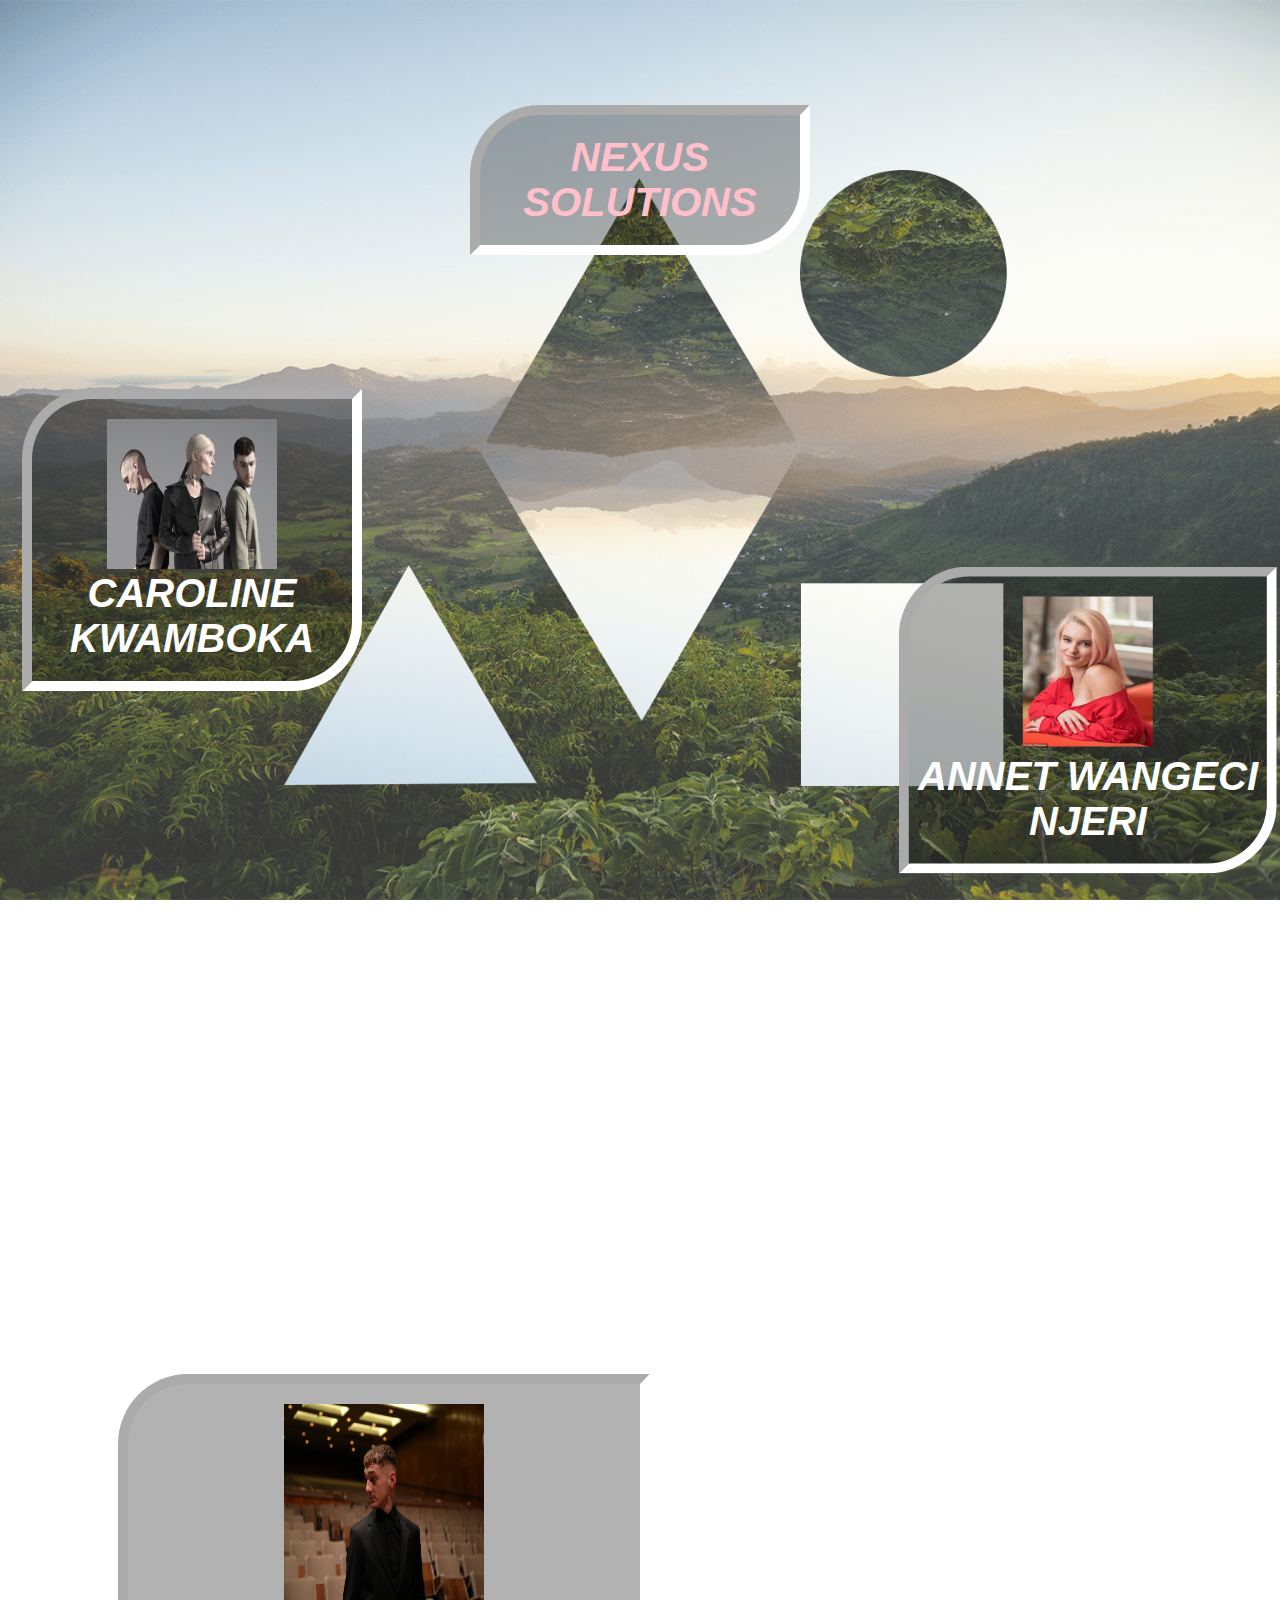
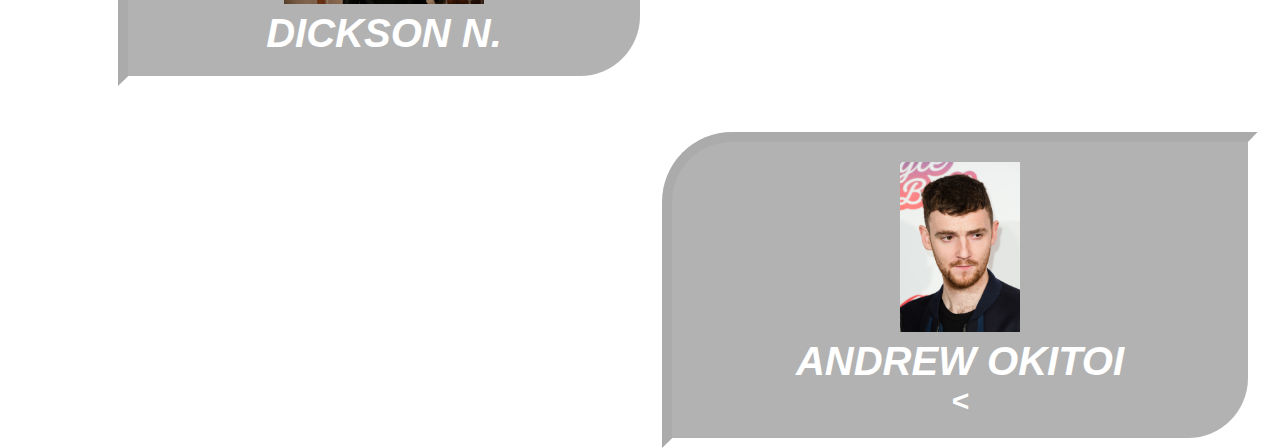
<file: moringa/index.html>
<!DOCTYPE html>
<html>
	<head>
		<title>My Favourite Band - Clean Bandit</title>
		<link rel="stylesheet" type="text/css" href="css/style.css">
	</head>
	<body>
		<header>
			<div class="title">
				<h1>NEXUS SOLUTIONS</h1>
			</div>
            
            <div class="title1">
				<img src="cleanba.jpg" width="170px" height="150px">
				<h1>CAROLINE KWAMBOKA</h1>
				
			</div>

			<div class="title2">
				<img src="chatto.webp" width="130px" height="150px">
				<h1>ANNET WANGECI NJERI</h1>
			
				
			</div>
			<div class="title3">
				<img src="LukeP.webp" width="200px" height="200px">
				<h1>DICKSON N.</h1>
				
				
			</div>
			<div class="title4">
				<img src="jack.jpg" width="120px" height="170px">
				<h1>ANDREW OKITOI</h1>
				<
				
			</div>
        </header>
    </body>
</file>
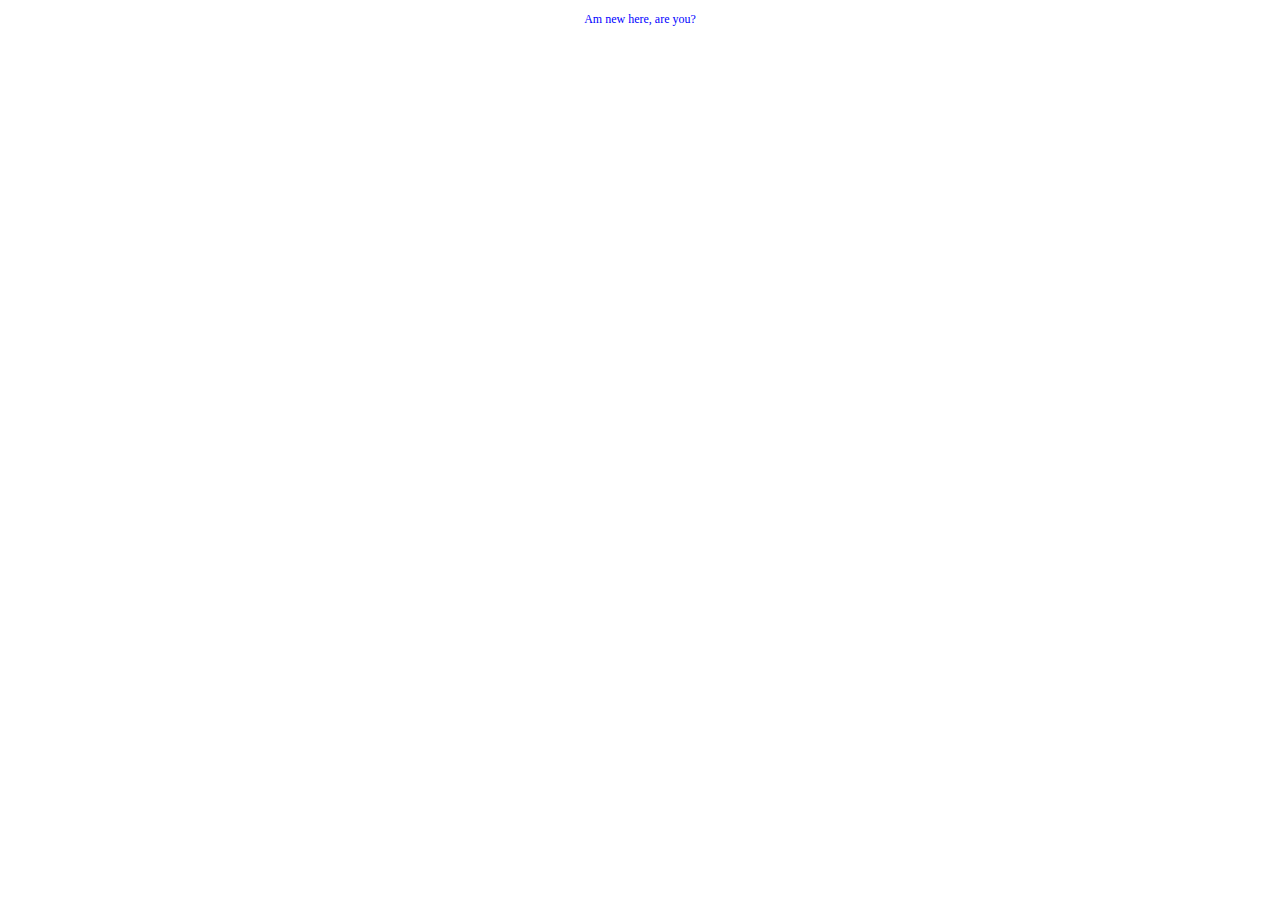
<file: name/index.html>
<!DOCTYPE html>
<html>
  <head>
    
    <title>trial</title>
    <style type="text/css">
    p{
      color: red;
      font-size: 12px;
      text-align: center;
    }
    h2{
      color: blue;
      font-style: italic;
      font-family: arial, tahoma, Algeria;
    }
    </style>
  </head>
  <body>
    
    <p><font color="blue" font type="tahoma"> Am new here, are you?</p>
  </body>
</html>
</file>
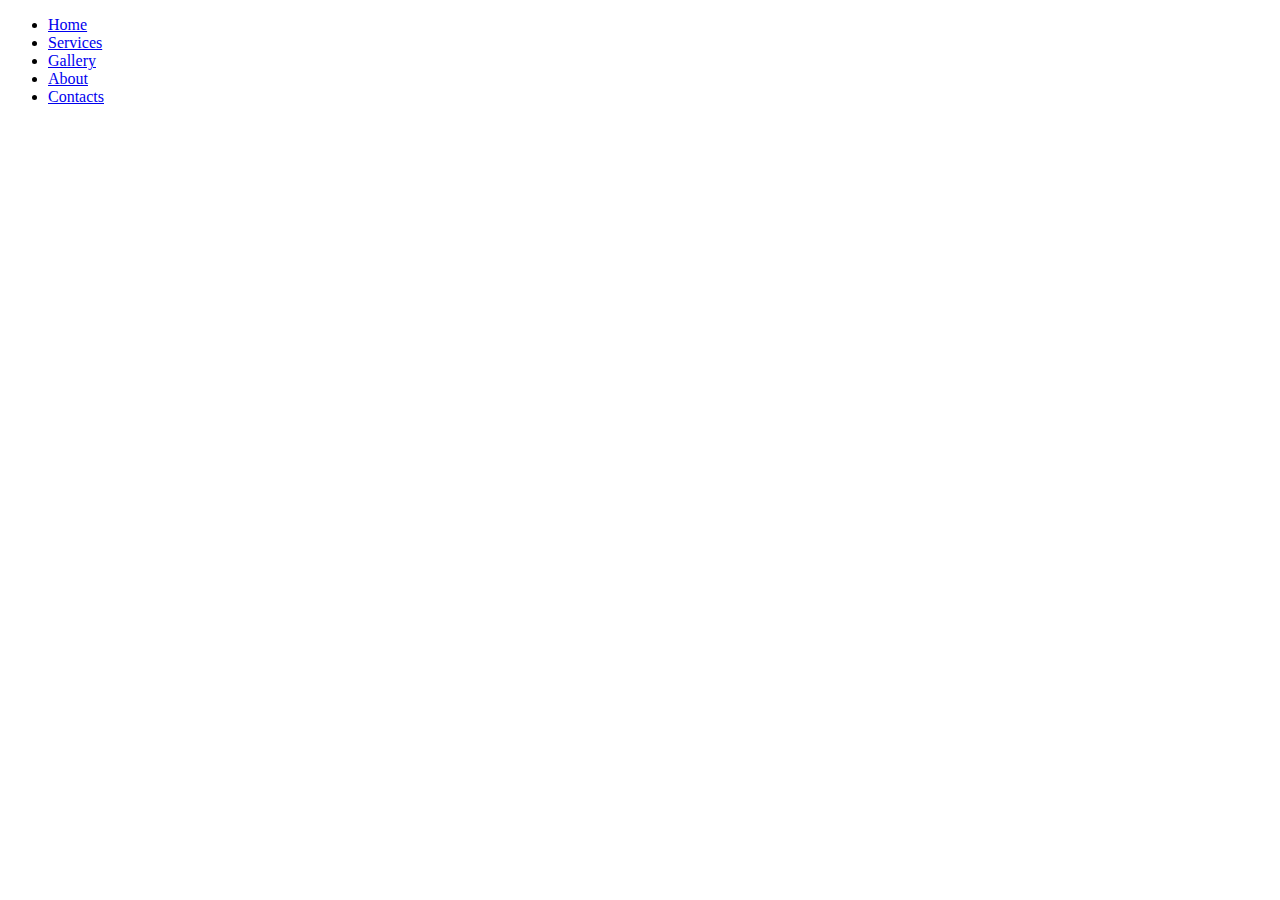
<file: nexus solutions/index.html>
<!DOCTYPE html>
<html lang="">
<head>
    <meta charset="utf-8">
    <title>NEXUS SOLUTIONS</title>
    <link rel="stylesheet" type="text/css" href="css/style.css">
    
</head>
<body>
    <header>
        <div class='main'>
            <ul>
                <li><a href="#">Home</a></li>
                <li><a href="#">Services</a></li>
                <li><a href="#">Gallery</a></li>
                <li><a href="#">About</a></li>
                <li><a href="#">Contacts</a></li>
            </ul>
        </div>
    </header>
    <main></main>
    <footer></footer>
</body>
</html>
</file>
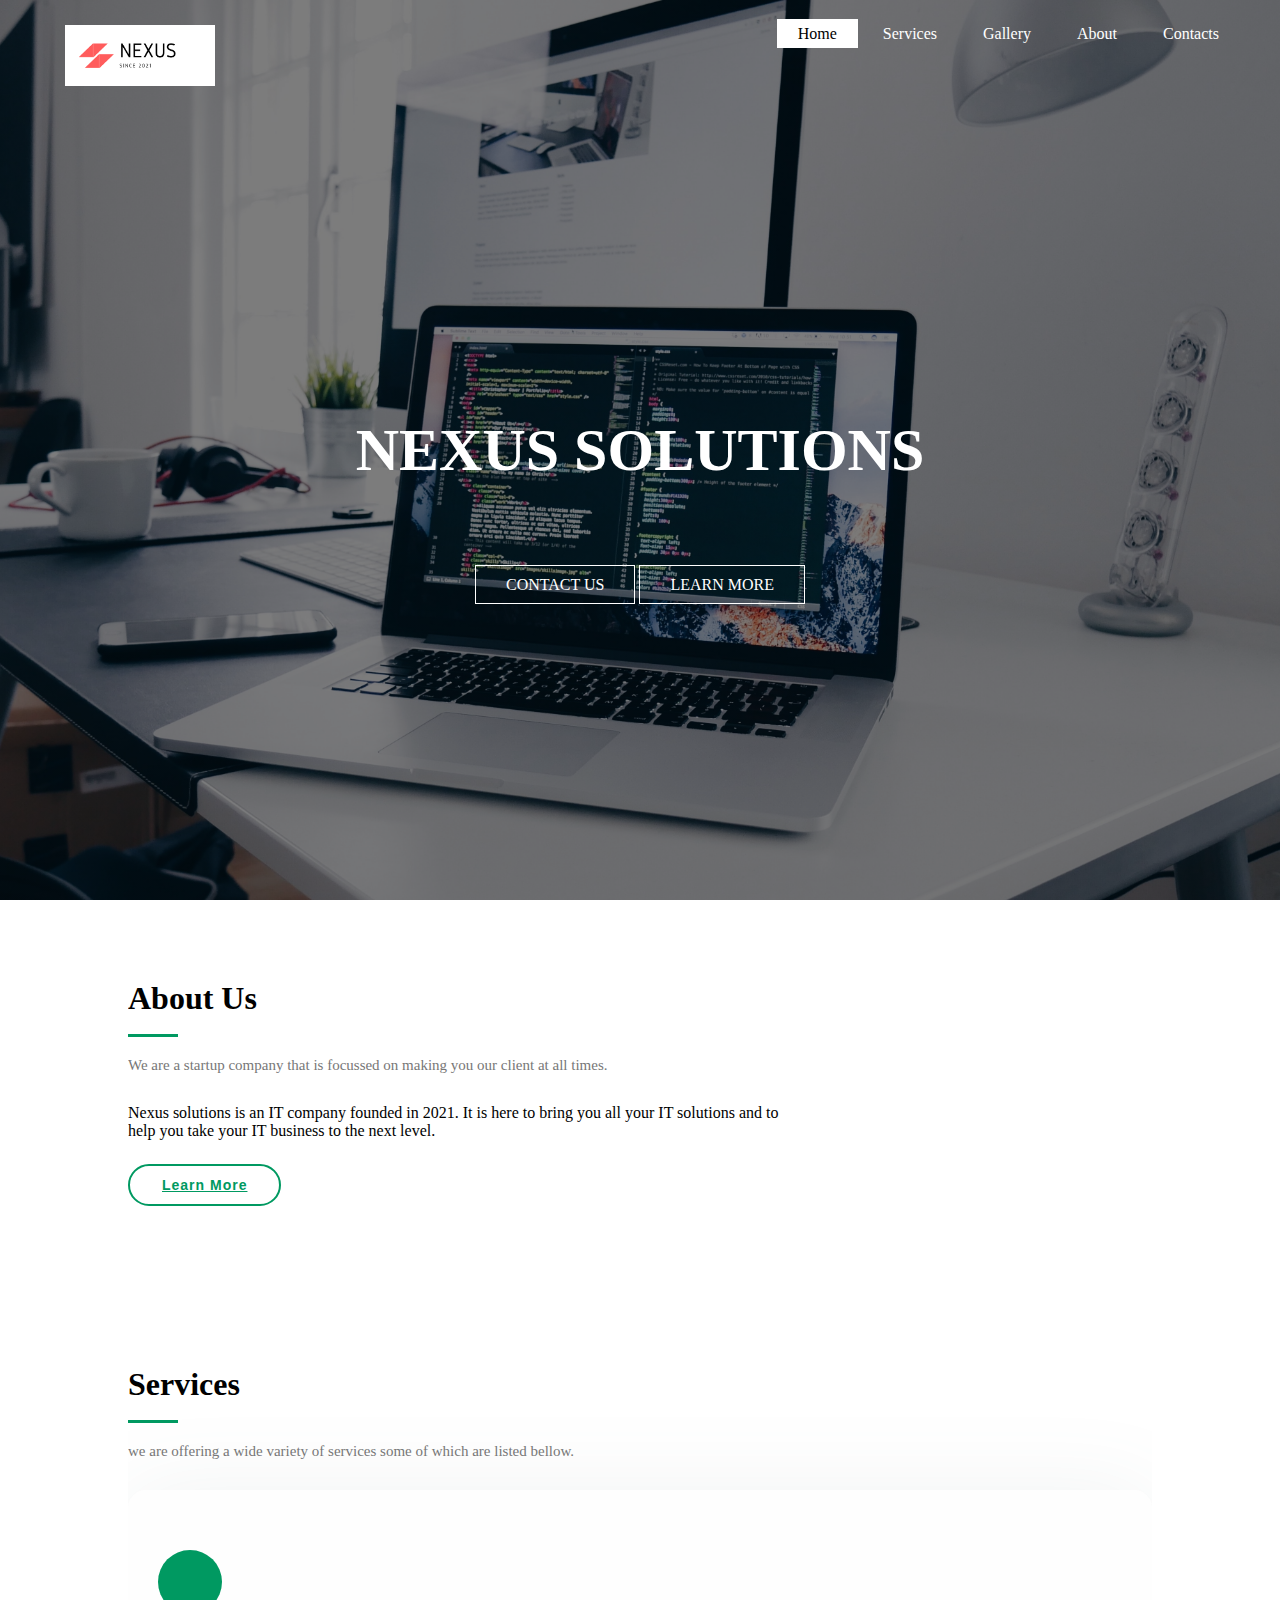
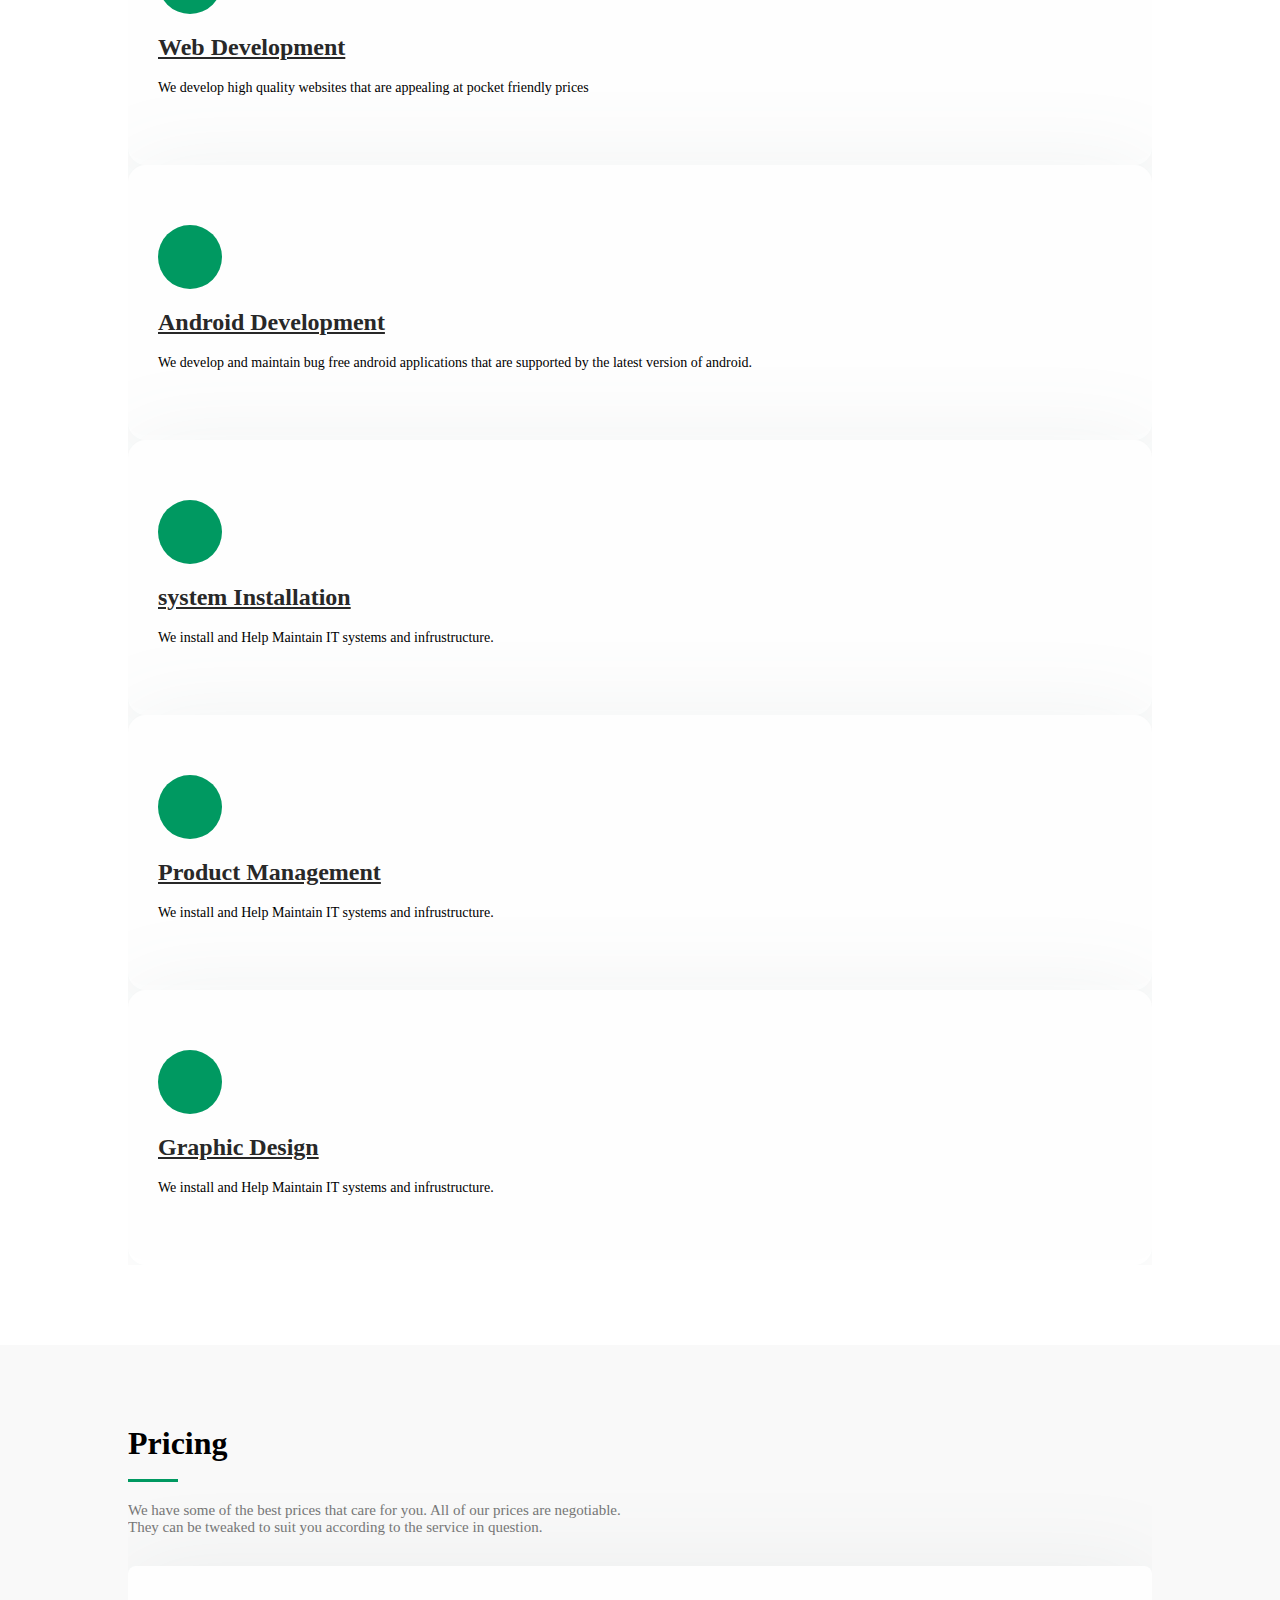
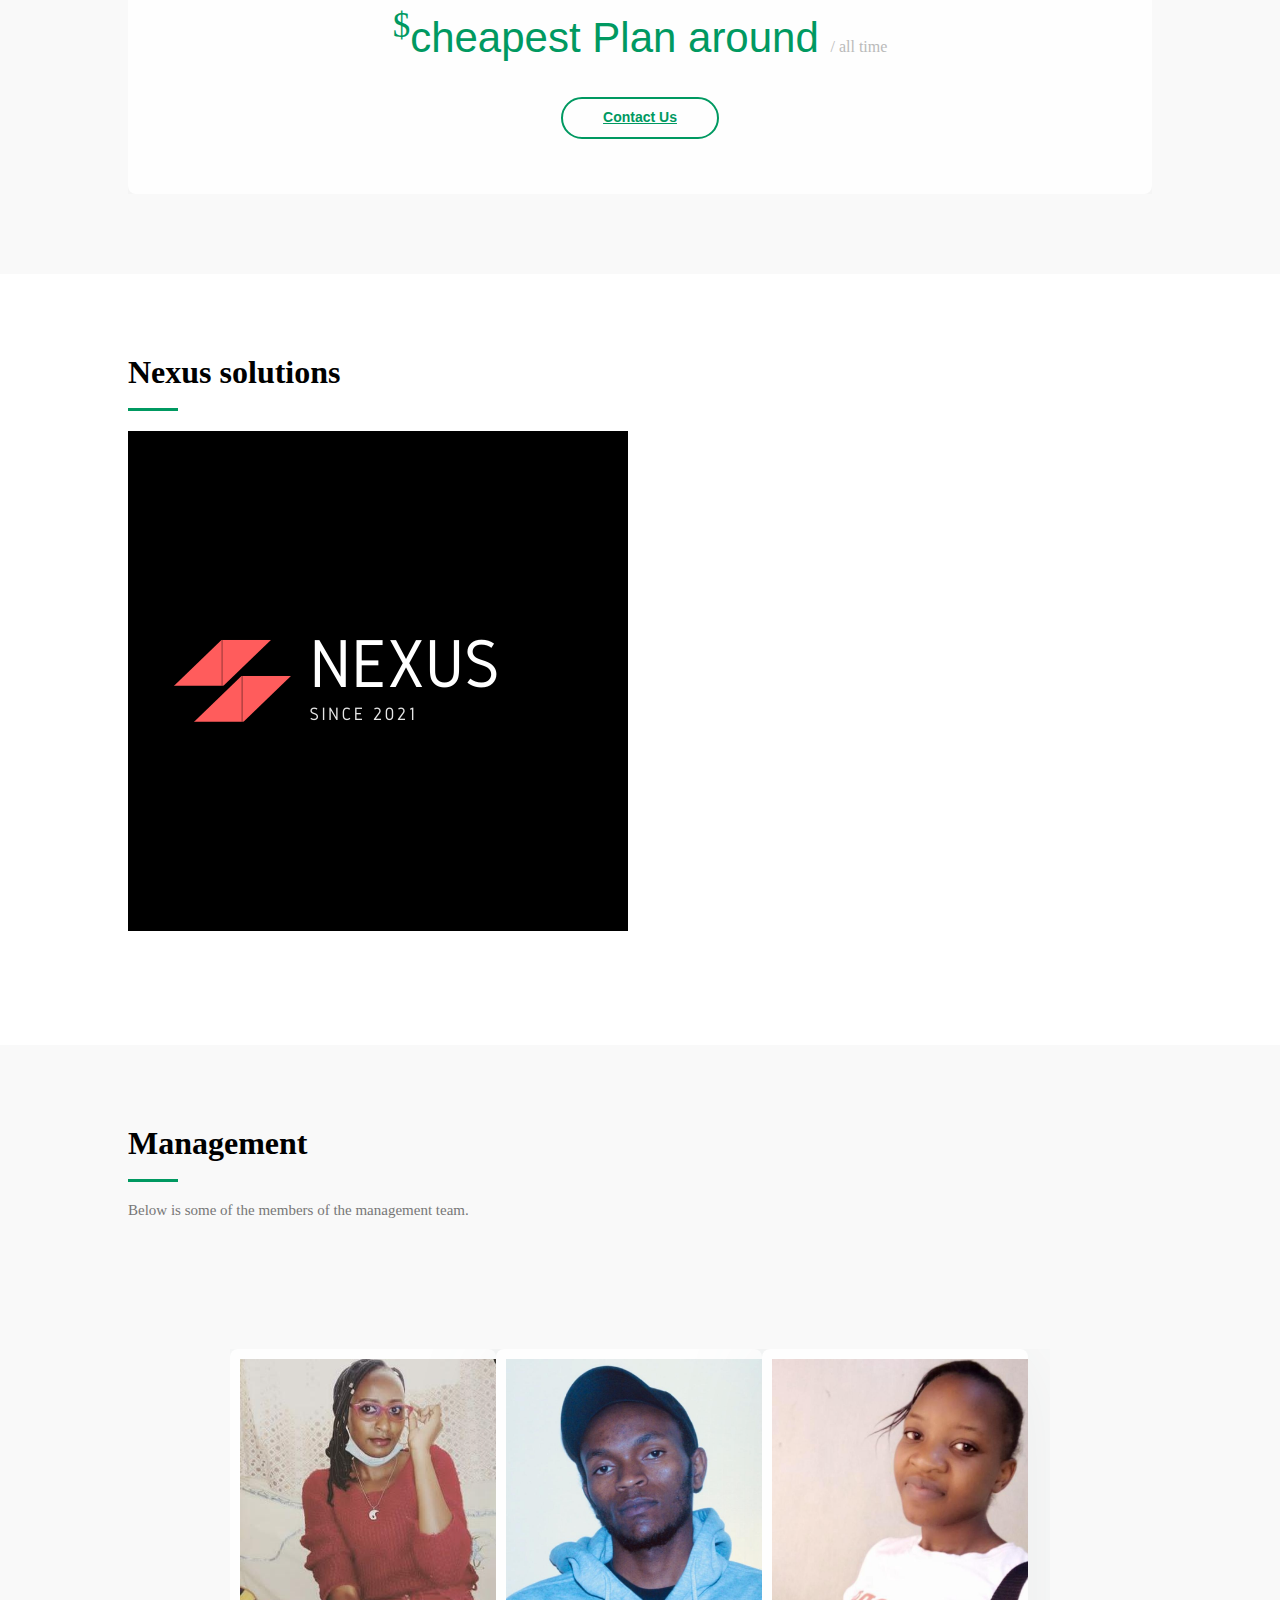
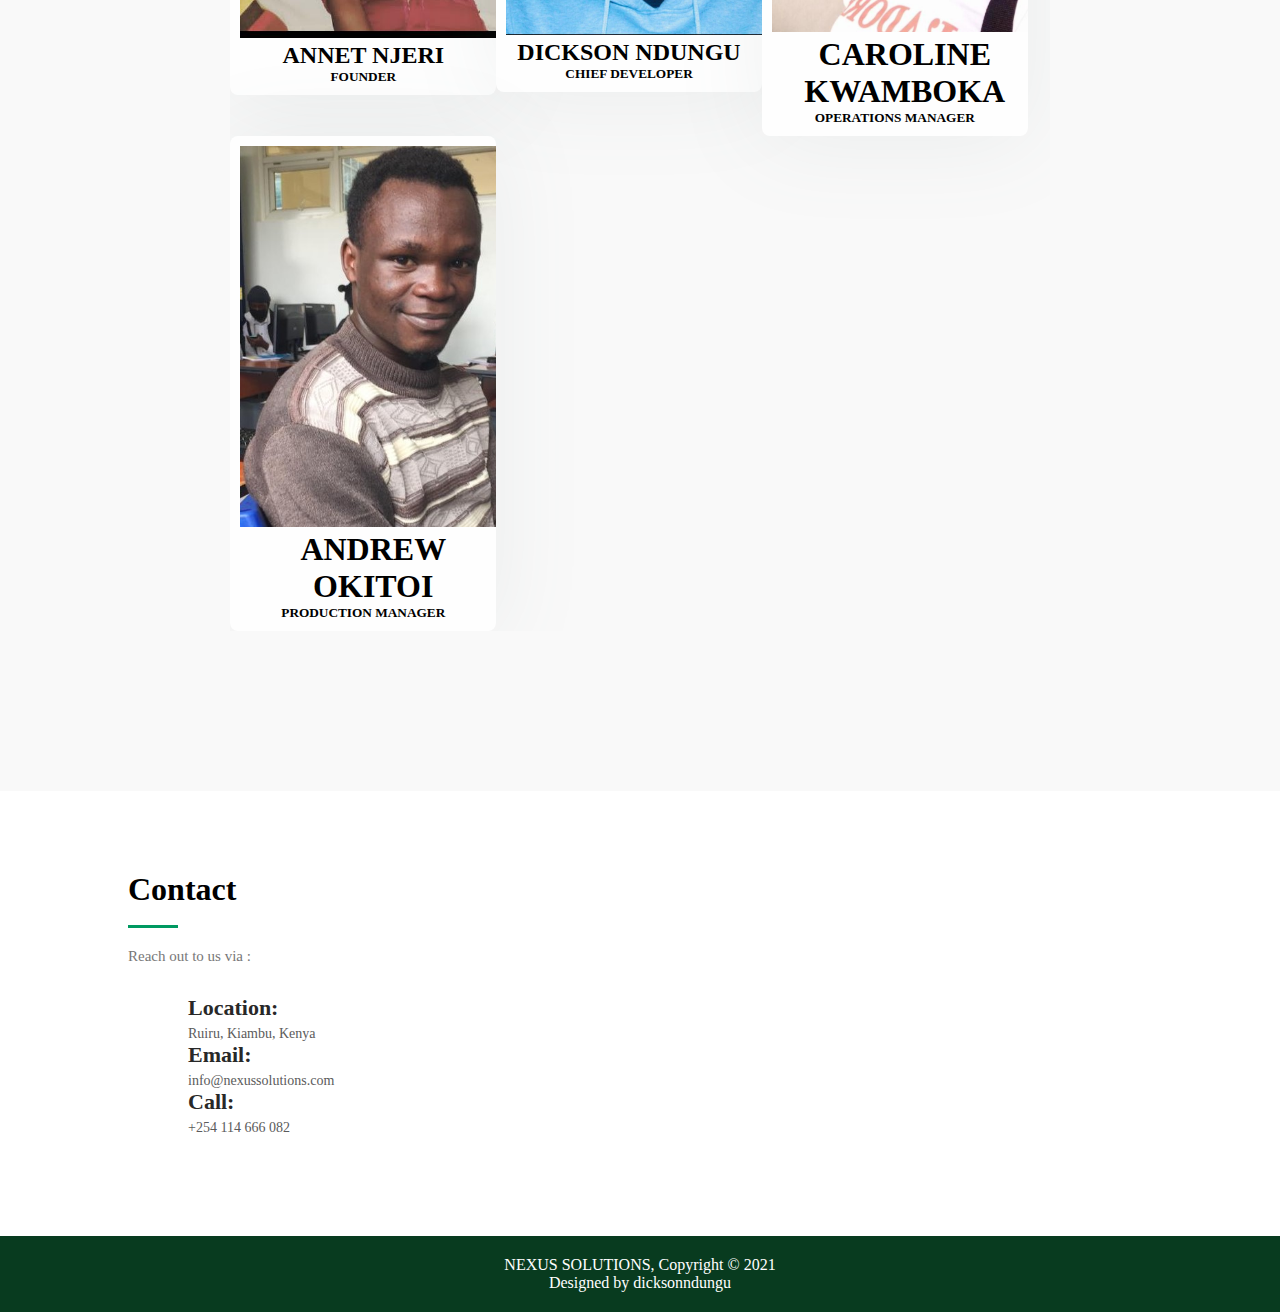
<file: ooone/index.html>
<!DOCTYPE html>
<html>
    <head>
        <title>Nexus Solitions</title>
        <link rel="stylesheet" type="text/css" href="css/style.css">
    </head>
    <body>
        <header>
            <div class="main">
                <div class="logo">
                    <img src="NEXUS.png">
                </div>
                <ul>
                    <li class="active"><a href="#">Home</a></li>
                    <li><a href="#">Services</a></li>
                    <li><a href="#">Gallery</a></li>
                    <li><a href="#">About</a></li>
                    <li><a href="#">Contacts</a></li>
                </ul>
            </div>
            <div class="title">
                <h1>NEXUS SOLUTIONS</h1>
            </div>

            <div class="button">
                <a href="#" class="btn">CONTACT US</a>
                <a href="#" class="btn">LEARN MORE</a>
            </div>
        </header>

        <section id="about" class="about">
      <div class="container">

        <div class="section-title">
          <h2>About Us</h2>
          <p>We are a startup company that is focussed on making you our client at all times.</p>
        </div>

        <div class="row content">
          <div class="col-lg-6">
            <p>
              Nexus solutions is an IT company founded in 2021. It is here to bring you all your IT solutions
              and to<br> help you take your IT business to the next level.
              <br>
              <br> 
            </p>
          </div>
          <div class="col-lg-6 pt-4 pt-lg-0">
            
            <a href="#" class="btn-learn-more">Learn More</a>
          </div>
        </div>

      </div>
    </section><!-- End About Us Section -->




     <!-- ======= Services Section ======= -->
     <section id="services" class="services">
      <div class="container">

        <div class="section-title">
          <h2>Services</h2>
          <p> we are offering a wide variety of services some of which are listed bellow.</p>
        </div>

        <div class="row">
          <div class="col-lg-4 col-md-6 d-flex align-items-stretch">
            <div class="icon-box">
              <div class="icon"><i class="bx bxl-dribbble"></i></div>
              <h4><a href="">Web Development</a></h4>
              <p>We develop high quality websites that are appealing at pocket friendly prices</p>
            </div>
          </div>

          <div class="row">
            <div class="col-lg-4 col-md-6 d-flex align-items-stretch">
              <div class="icon-box">
                <div class="icon"><i class="bx bxl-dribbble"></i></div>
                <h4><a href="">Android Development</a></h4>
                <p>We develop and maintain bug free android applications that are supported by the latest version of android.</p>
              </div>
            </div>

            <div class="row">
              <div class="col-lg-4 col-md-6 d-flex align-items-stretch">
                <div class="icon-box">
                  <div class="icon"><i class="bx bxl-dribbble"></i></div>
                  <h4><a href="">system Installation</a></h4>
                  <p>We install and Help Maintain IT systems and infrustructure.</p>
                </div>
              </div>

              <div class="row">
              <div class="col-lg-4 col-md-6 d-flex align-items-stretch">
                <div class="icon-box">
                  <div class="icon"><i class="bx bxl-dribbble"></i></div>
                  <h4><a href="">Product Management</a></h4>
                  <p>We install and Help Maintain IT systems and infrustructure.</p>
                </div>
              </div>

              <div class="row">
              <div class="col-lg-4 col-md-6 d-flex align-items-stretch">
                <div class="icon-box">
                  <div class="icon"><i class="bx bxl-dribbble"></i></div>
                  <h4><a href="">Graphic Design</a></h4>
                  <p>We install and Help Maintain IT systems and infrustructure.</p>
                </div>
              </div>
    
  

        

      </div>
    </section><!-- End Services Section -->
    
    

    <!-- ======= Pricing Section ======= -->
    <section id="pricing" class="pricing">
      <div class="container">

        <div class="section-title">
          <h2>Pricing</h2>
          <p>We have some of the best prices that care for you. All of our prices are negotiable.<br> They can
            be tweaked to suit you according to the service in question.</p>
        </div>

        <div class="row">

          <div class="col-lg-4 col-md-6">
            <div class="box">
              <h3></h3>
              <h4><sup>$</sup>cheapest Plan around <span> / all time</span></h4>
              <div class="btn-wrap">
                <a href="#" class="btn-buy">Contact Us</a>
              </div>
            </div>
          </div>    

        </div>

      </div>
    </section><!-- End Pricing Section -->


    <!-- ======= Nexus Section ======= -->
    <section id="nexus" class="nexus">
      <div class="container">

        <div class="section-title">
          <h2>Nexus solutions</h2>
          <img src="NEXUS1.png" width="500px" height="500px">
          
        </div>
      </div>
    </section><!-- End Nexus Section -->


    <!-- ======= Management Section ======= -->
    <section id="management" class="management">
      <div class="container">

        <div class="section-title">
          <h2>Management</h2>
          <p>Below is some of the members of the management team.</p>
        </div>

        <section id="boxes">

      
      
          <div class="container">
                  <div class="box">
                  <img src="annet2.jpeg">
                  <h2>ANNET NJERI</h2>
                  <h5>FOUNDER</h5>
                  
          </div>
              <div class="box">
                  <img src="dickson.jpeg">
                  <h2>DICKSON NDUNGU</h2>
                  <h5>CHIEF DEVELOPER</h5>
                  			
  
              </div>
              <div class="box">
                  <img src="carol.jpeg">
                  <h1>CAROLINE KWAMBOKA</h1>
                  <h5>OPERATIONS MANAGER</h5>
                  
              </div>
              <div class="box">
                  <img src="andrew.jpeg">
                  <h1>ANDREW OKITOI</h1>
                  <h5>PRODUCTION MANAGER</h5>
                  
              </div>
          </div>
      </section>

      </div>
    </section><!-- Management Section -->


    <!-- ======= Contact Section ======= -->
    <section id="contact" class="contact">
      <div class="container">

        <div class="section-title">
          <h2>Contact</h2>
          <p>Reach out to us via :</p>
        </div>
      </div>

      

      <div class="container">

        <div class="row mt-5">

          <div class="col-lg-4">
            <div class="info">
              <div class="address">
                <i class="ri-map-pin-line"></i>
                <h4>Location:</h4>
                <p>Ruiru, Kiambu, Kenya</p>
              </div>

              <div class="email">
                <i class="ri-mail-line"></i>
                <h4>Email:</h4>
                <p>info@nexussolutions.com</p>
              </div>

              <div class="phone">
                <i class="ri-phone-line"></i>
                <h4>Call:</h4>
                <p>+254 114 666 082</p>
              </div>

            </div>

          </div>

          

        </div>

      </div>
    </section><!-- End Contact Section -->
    

        <footer>
            <p>NEXUS SOLUTIONS, Copyright &copy; 2021</p>
               Designed by <a>dicksonndungu</a>
        </footer>
    </body>
</html>
</file>
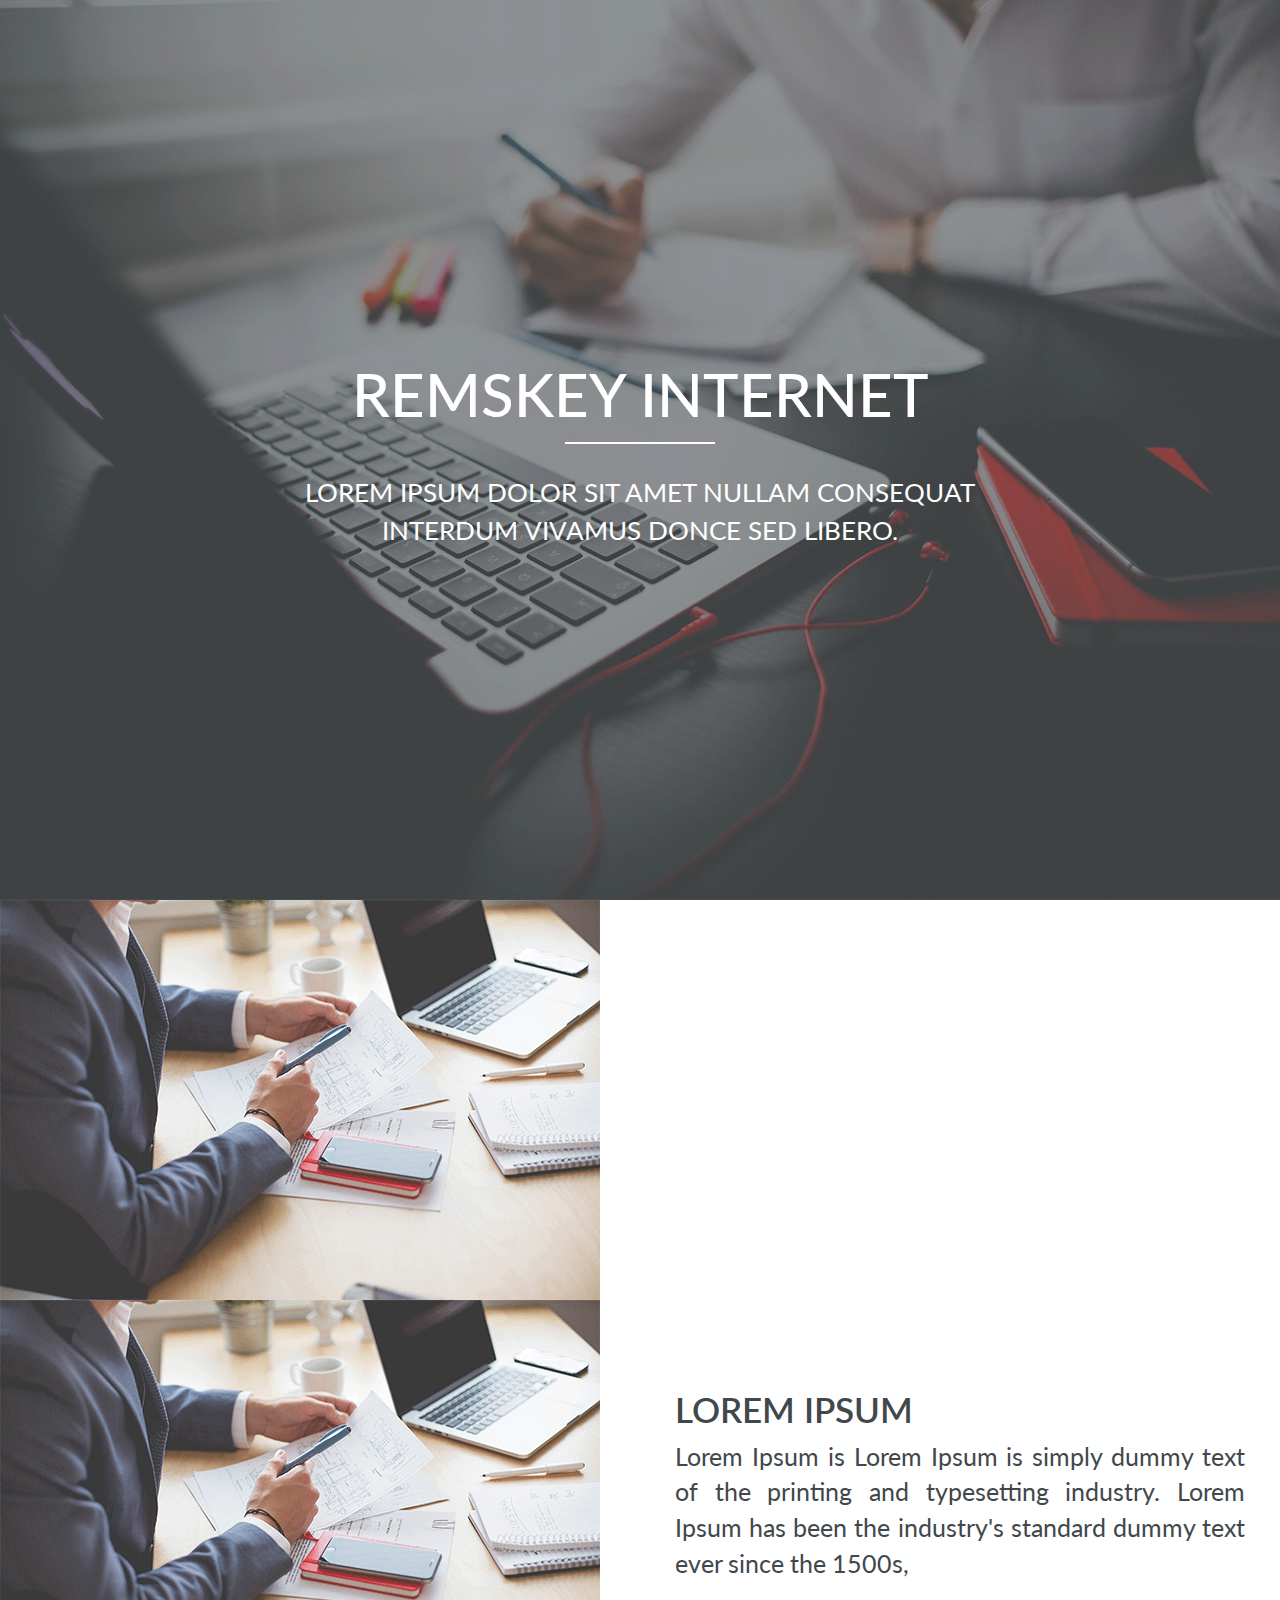
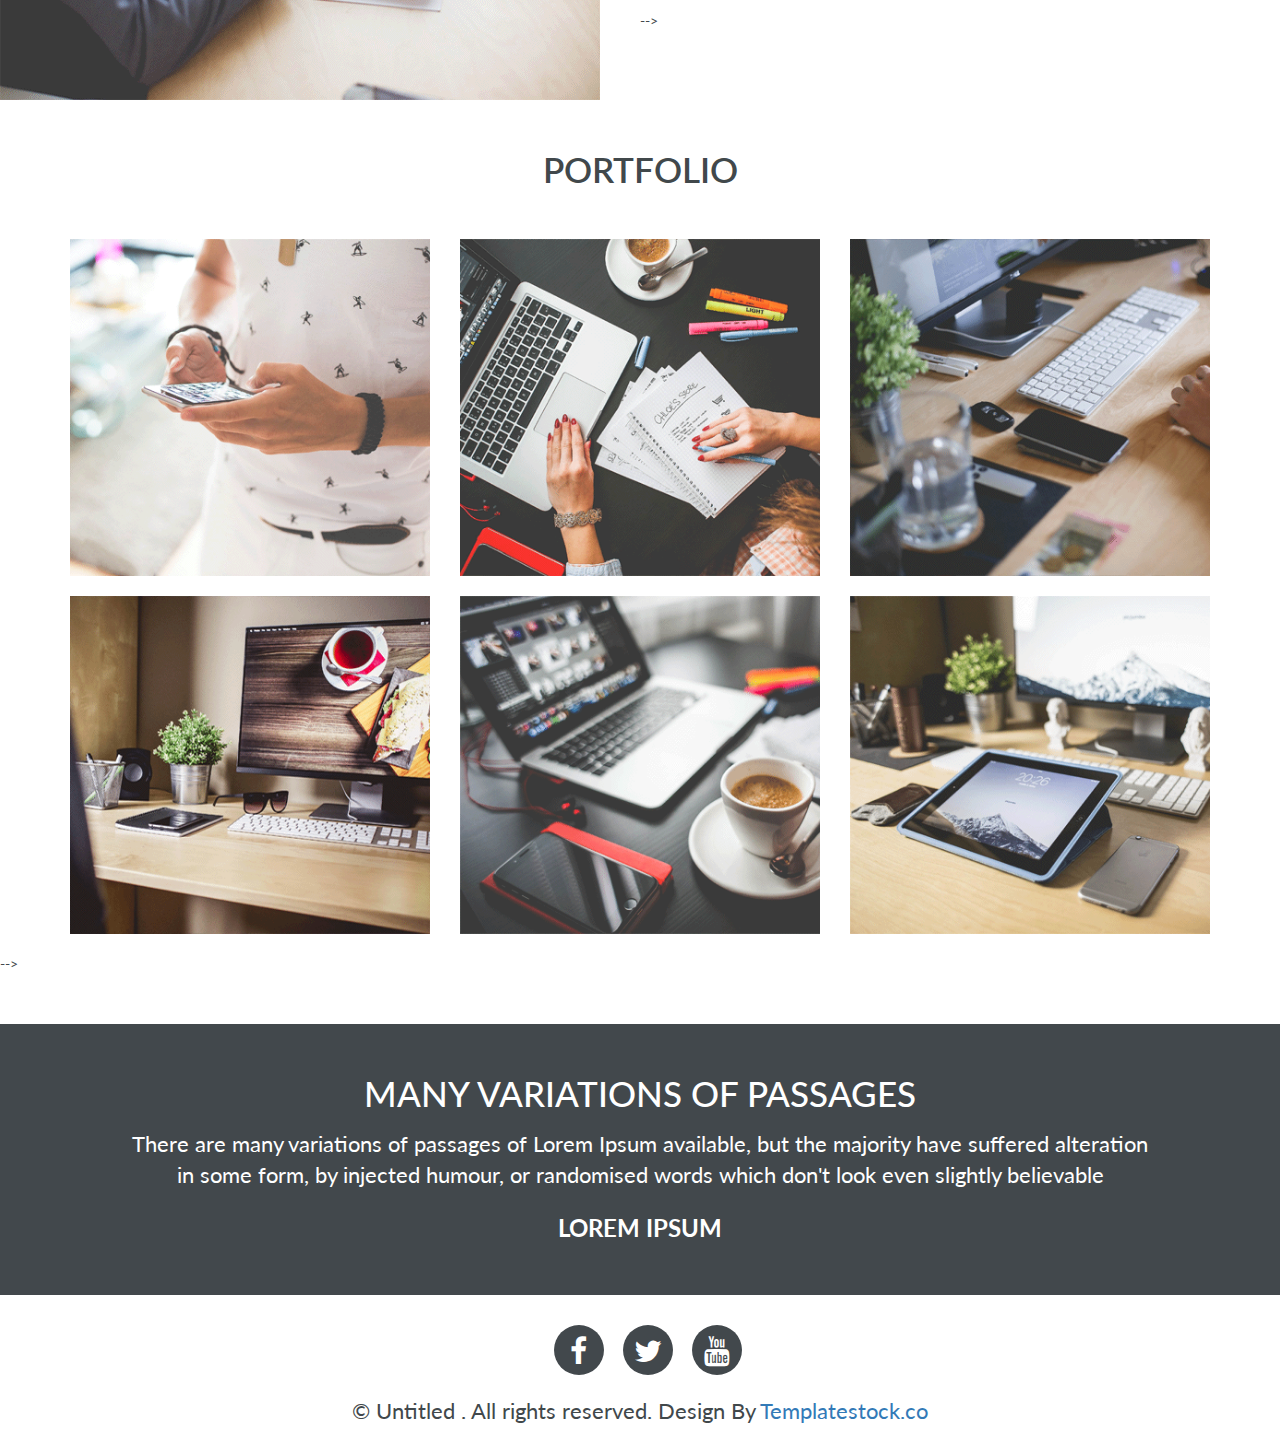
<file: rocket-internet/index.html>
<!DOCTYPE html>
<!--
	RGLEN ARUA
-->

<html>
<head>
	<title>REMSKEY</title>

	<!-- Bootstrap CSS -->
	<link rel="stylesheet" type="text/css" href="css/bootstrap.min.css">

	<!-- Goggle Font -->
	<link href='https://fonts.googleapis.com/css?family=Lato:400,700,900,300' rel='stylesheet' type='text/css'>

	<!-- Font Css -->
	<link rel="stylesheet" type="text/css" href="css/font-awesome.min.css">

	<!-- Custom CSS -->
	<link rel="stylesheet" type="text/css" href="css/style.css">

	<!-- Animation Css -->
	<link rel="stylesheet" href="css/animate.css">

</head>
<body>
<header>
	<div id="homeFullScreen">
		<div class="header-text">
			<h1>REMSKEY INTERNET</h1>
			<div class="vertical-line"></div>
			<p>
				LOREM IPSUM DOLOR SIT AMET NULLAM CONSEQUAT 
				<br />
				INTERDUM VIVAMUS DONCE SED LIBERO.
			</p>
		</div><!-- End HeaderText -->
	</div><!-- End homeFullScreen -->
</header><!-- End Header -->

<!-- Feature -->
<!--
<section class="feature">
	<div class="container">
		<div class="row">
			<div class="col-md-6 col-sm-6">
				<div class="feature-box">
					<h1>Lorem Ipsum</h1>
					<p>Lorem Ipsum is Lorem Ipsum is simply dummy text of the printing and typesetting industry. Lorem Ipsum has been the industry's standard dummy text ever since the 1500s,</p>
				</div>
			</div><!-- End col-md-6 -->
			<div class="col-md-6 col-sm-6 nopadding">
				<img src="images/1.png">
			</div><!-- End col-md-6 -->

			<div class="clearfix"></div><!-- End clearfix -->

			<div class="col-md-6 col-sm-6 nopadding">
				<img src="images/1.png">
			</div><!-- End col-md-6 -->
			<div class="col-md-6 col-sm-6">
				<div class="feature-box">
					<h1>Lorem Ipsum</h1>
					<p>Lorem Ipsum is Lorem Ipsum is simply dummy text of the printing and typesetting industry. Lorem Ipsum has been 	the industry's standard dummy text ever since the 1500s,</p>
				</div>
			</div><!-- End col-md-6 -->
		</div>
	</div>
</section> -->

<!-- portfolio -->

<section class="portfolio">
	<div class="container">
		<div class="row">
			<div class="col-md-12">
				<h1 class="heading">Portfolio</h1>
			</div><!-- End col-md-12 -->

			<div class="col-md-4 col-sm-4">
				<img src="images/p-1.png">
			</div><!-- End col-md-4 -->
			<div class="col-md-4 col-sm-4">
				<img src="images/p-2.png">
			</div><!-- End col-md-4 -->
			<div class="col-md-4 col-sm-4 last-img">
				<img src="images/p-3.png">
			</div><!-- End col-md-4 -->

			<div class="clearfix"></div><!-- End clearfix -->

			<div class="col-md-4 col-sm-4">
				<img src="images/p-4.png">
			</div><!-- End col-md-4 -->
			<div class="col-md-4 col-sm-4">
				<img src="images/p-5.png">
			</div><!-- End col-md-4 -->
			<div class="col-md-4 col-sm-4 last-img">
				<img src="images/p-6.png">
			</div><!-- End col-md-4 -->
		</div><!-- End row -->
	</div><!-- End container -->
</section>
-->

<!-- Call to Action -->
<section class="call-top-action text-center">
	<div class="container">
		<div class="row">
			<div class="col-md-12">
				<h1>many variations of passages</h1>
				<p>There are many variations of passages of Lorem Ipsum available, but the majority have suffered alteration 
				<br />
				in some form, by injected humour, or randomised words which don't look even slightly believable</p>
				<span>LOREM IPSUM</span>
			</div><!-- End col-md-12 -->
		</div><!-- End row -->
	</div><!-- End container -->
</section>

<!-- Footer -->
<footer>
	<ul class="in-line">
		<li><a href="#"><span><i class="fa fa-facebook"></i></span></a></li>
		<li><a href="#"><span><i class="fa fa-twitter"></i></span></a></li>
		<li><a href="#"><span><i class="fa fa-youtube"></i></span></a></li>
	</ul>
	<span class="copyright">&#169; Untitled . All rights reserved. Design By <a href="http://templatestock.co">Templatestock.co</a></span>
</footer>
	



<!-- Main JS -->
<script type="text/javascript" src="js/jquery-main.js"></script>

<!-- Bootstrap JS -->
<script type="text/javascript" src="js/bootstrap.min.js"></script>

<!-- Animation JS -->
<script type="text/javascript" src="js/wow.min.js"></script>

<!-- Custom JS -->
<script type="text/javascript" src="js/custom.js"></script>


</body>
</html>
</file>
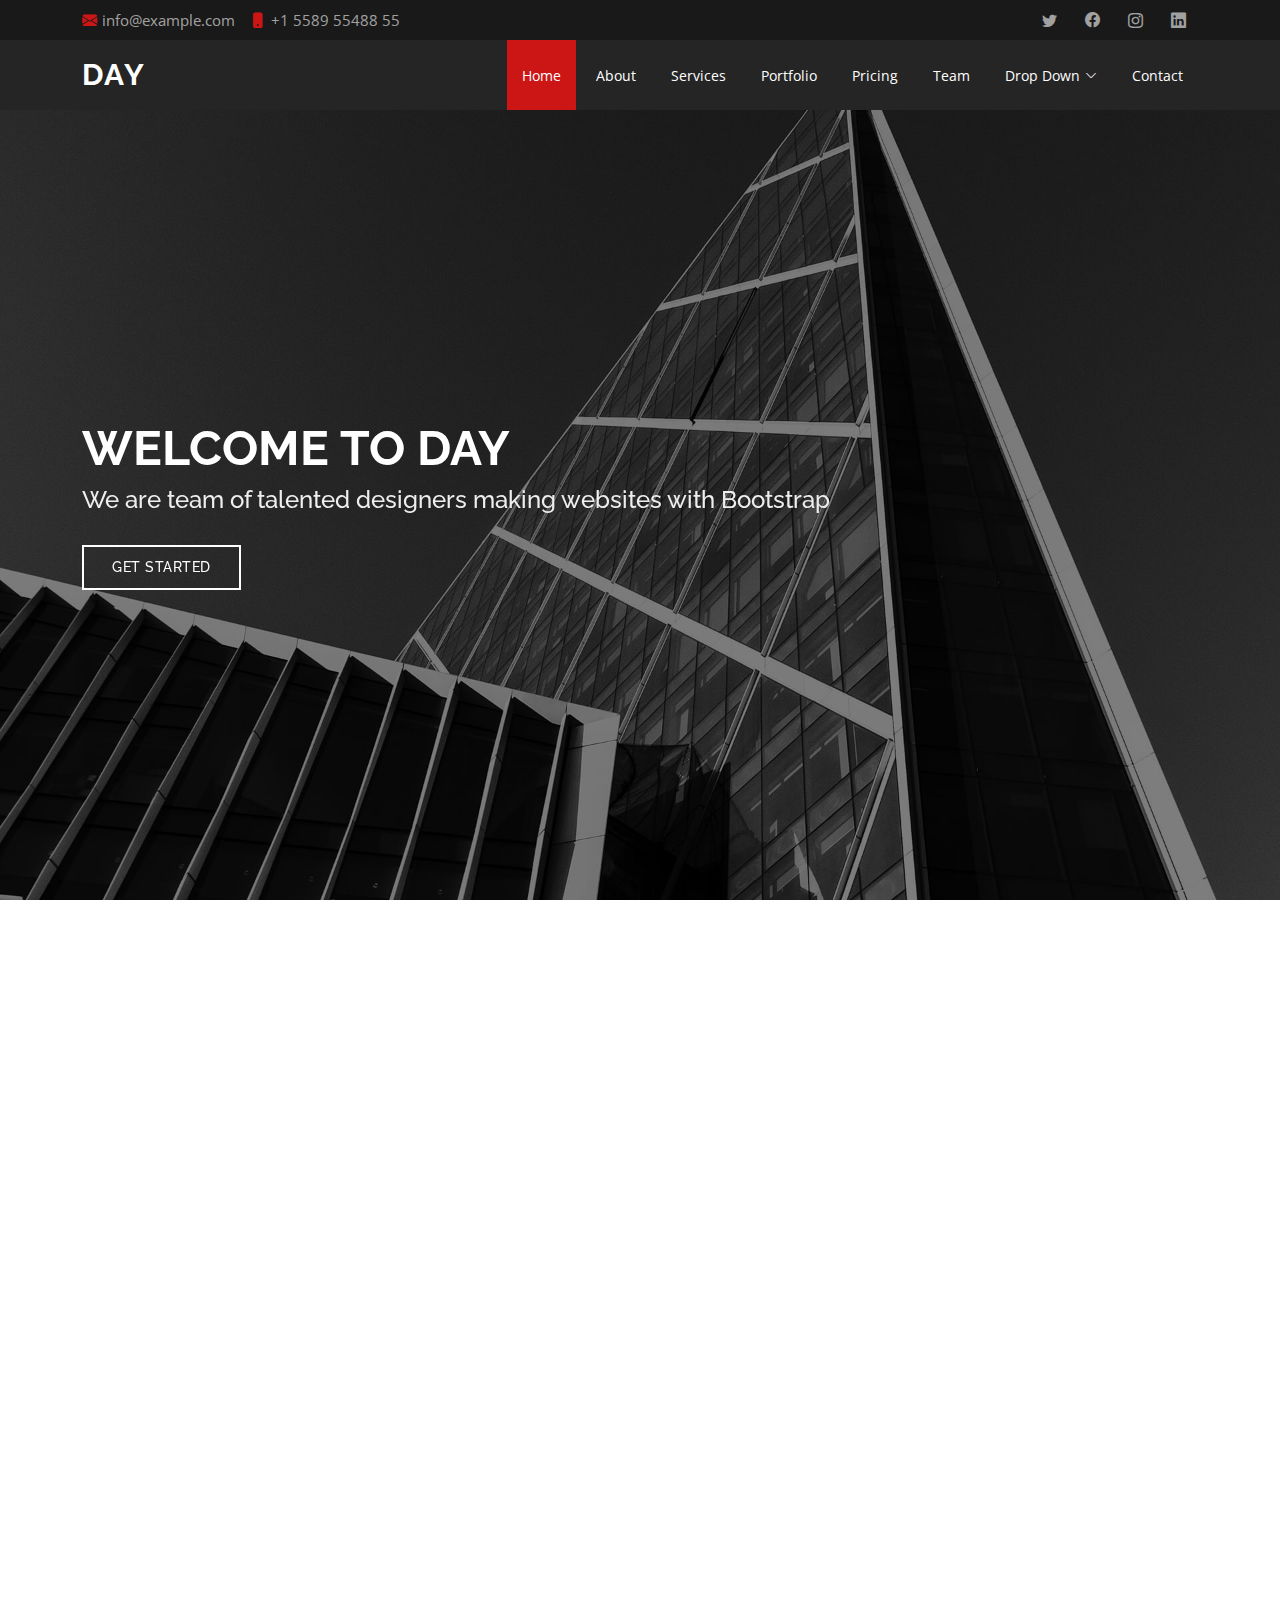
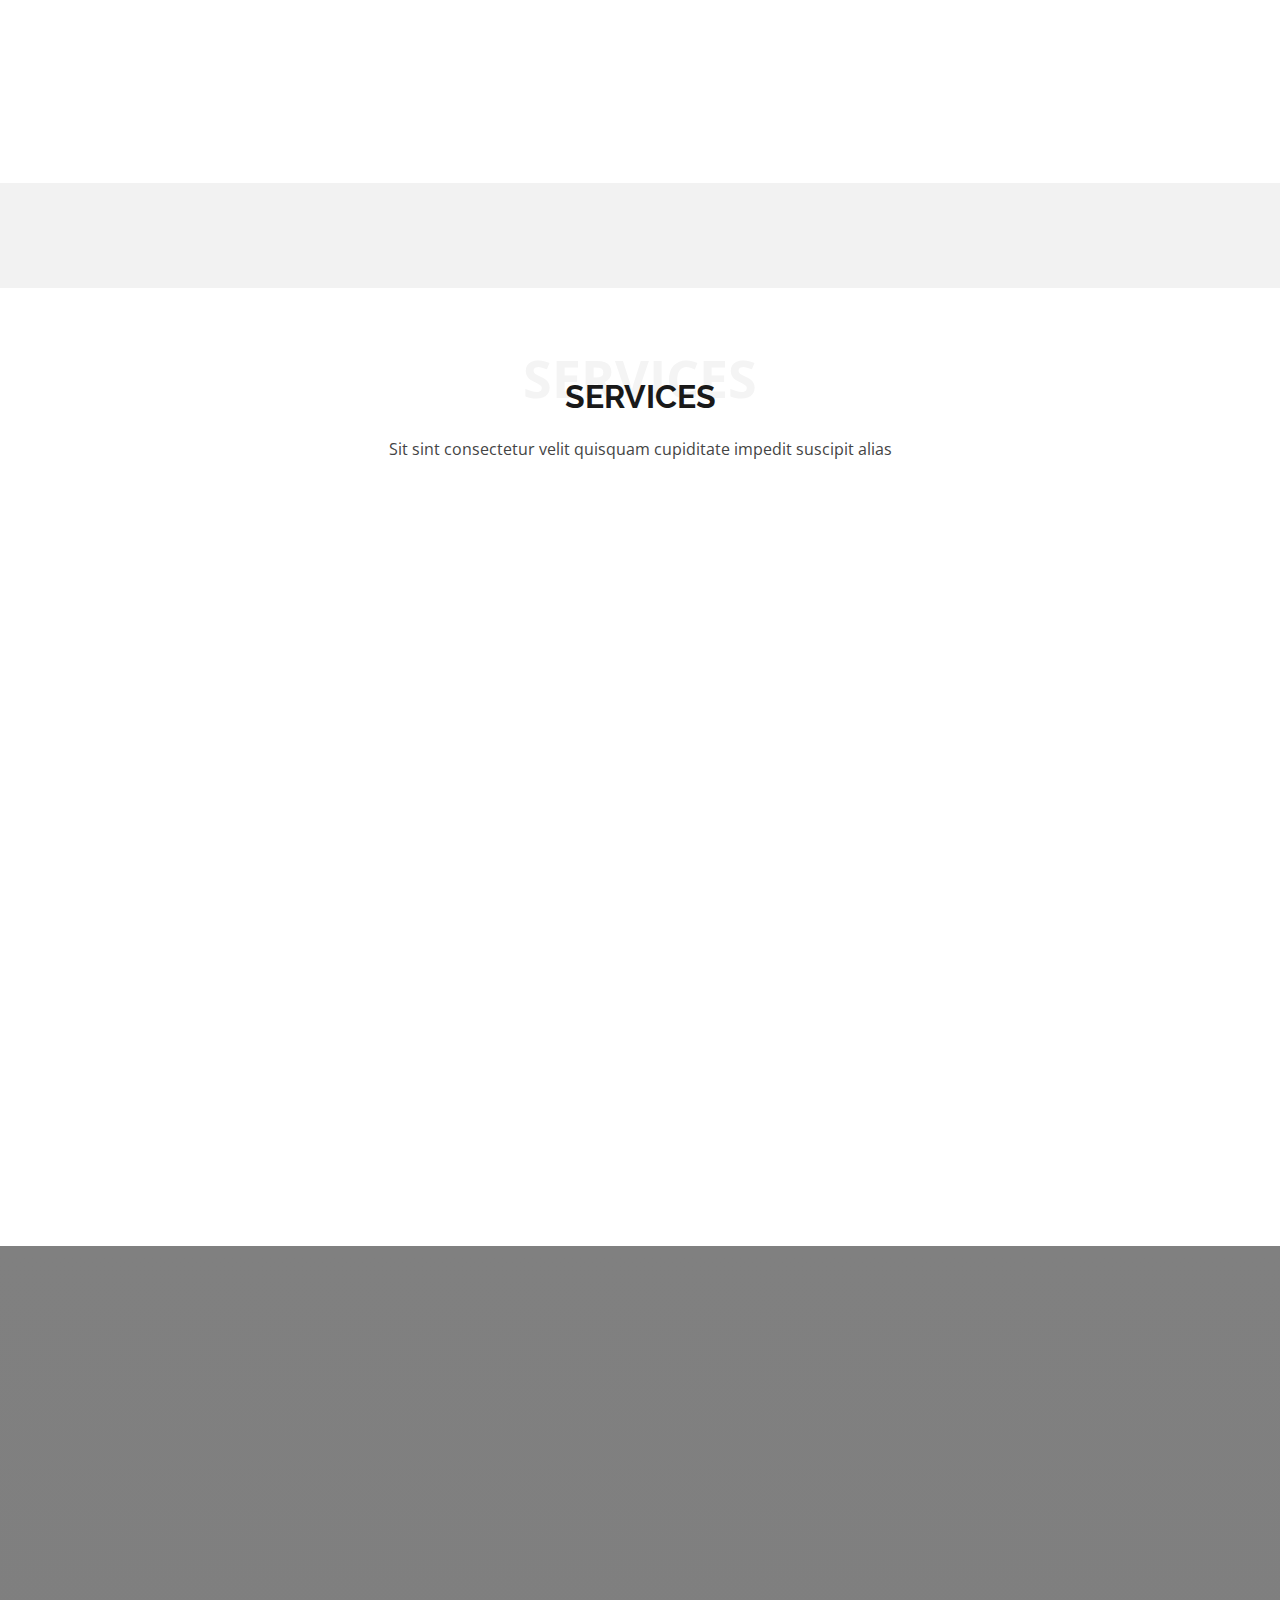
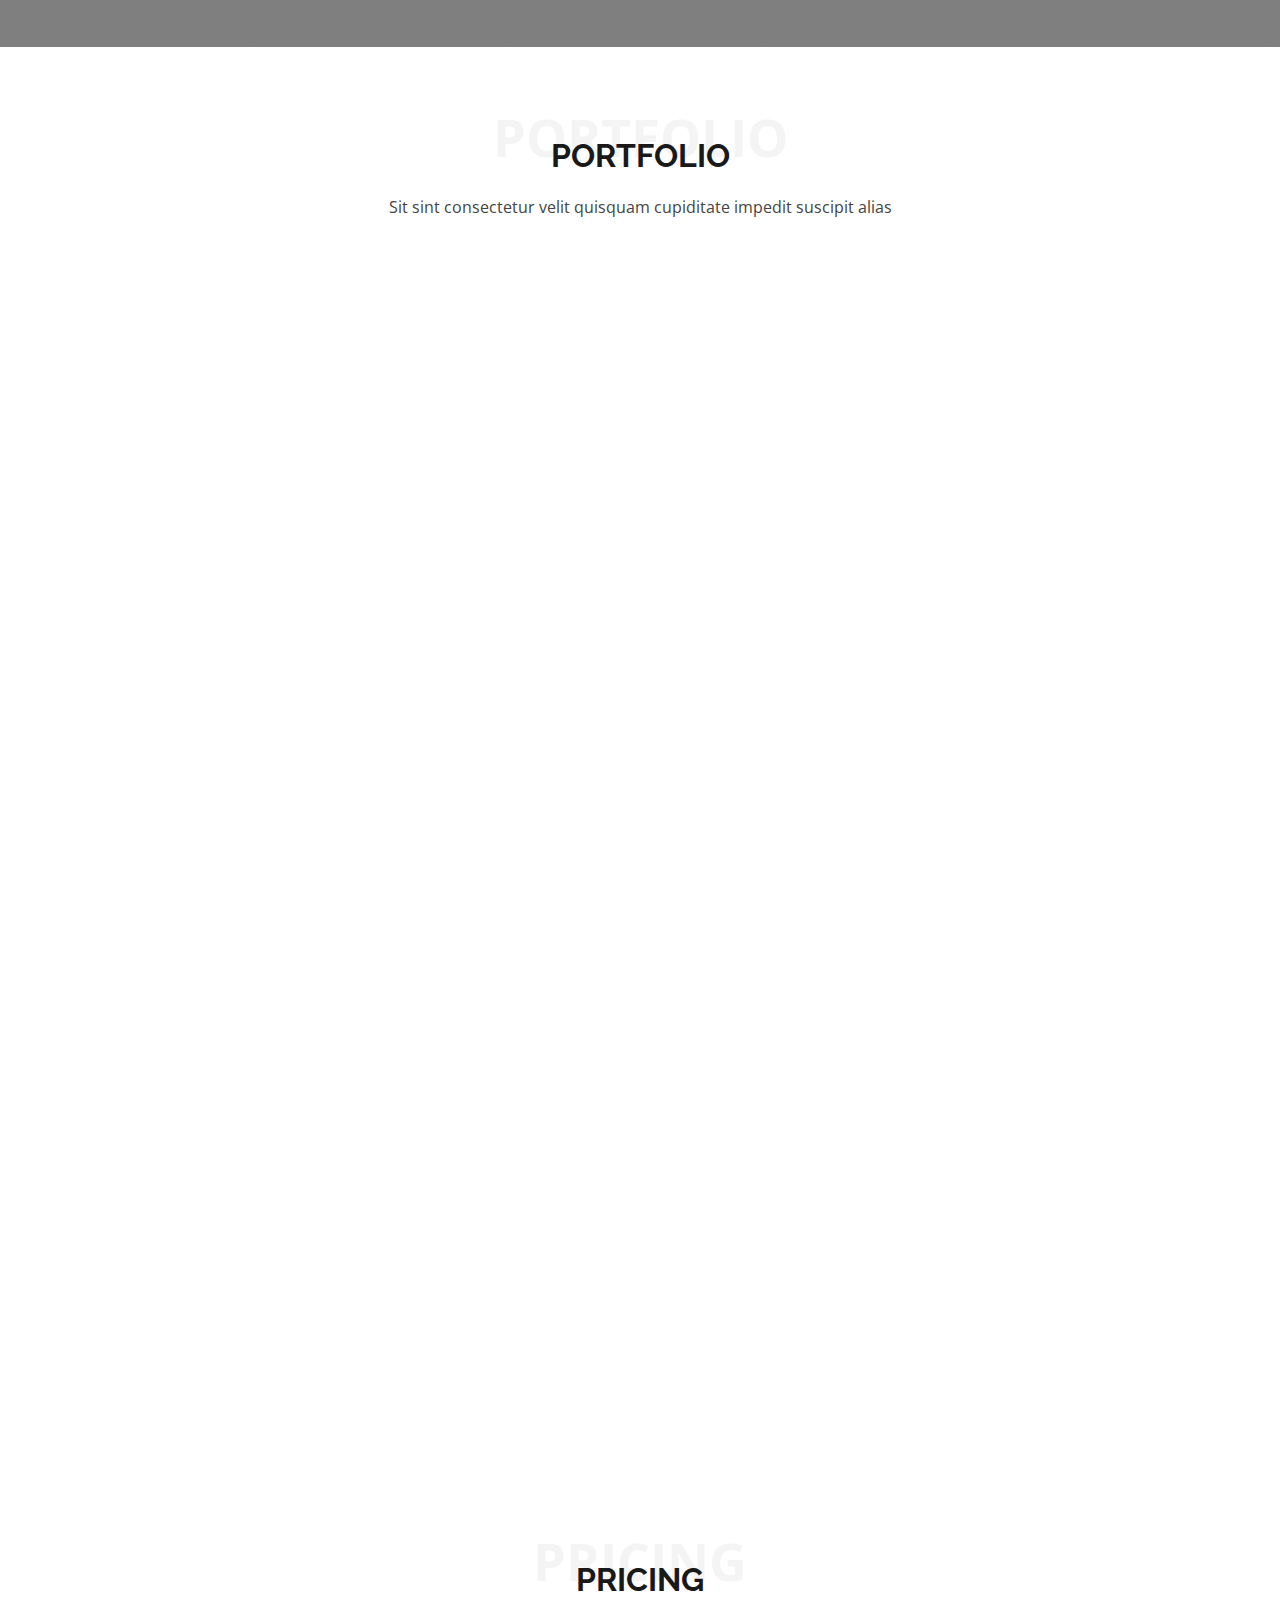
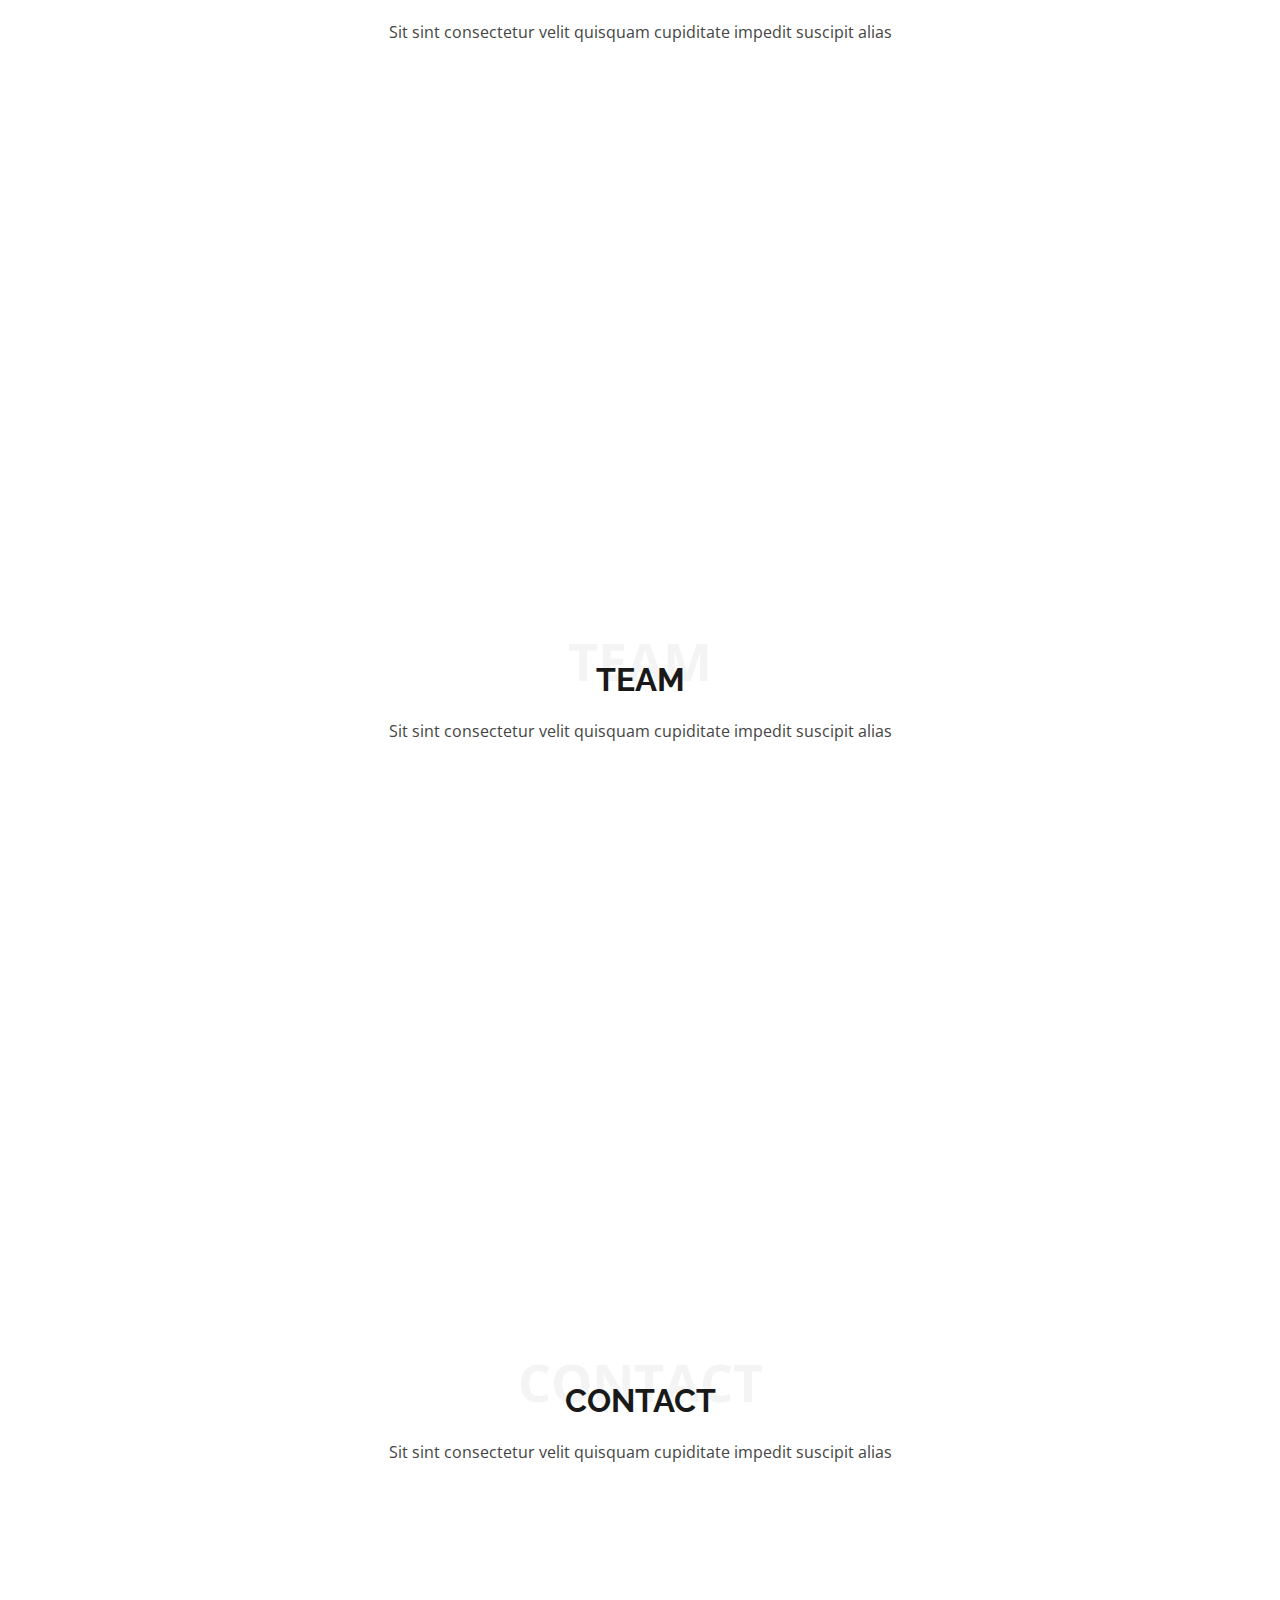
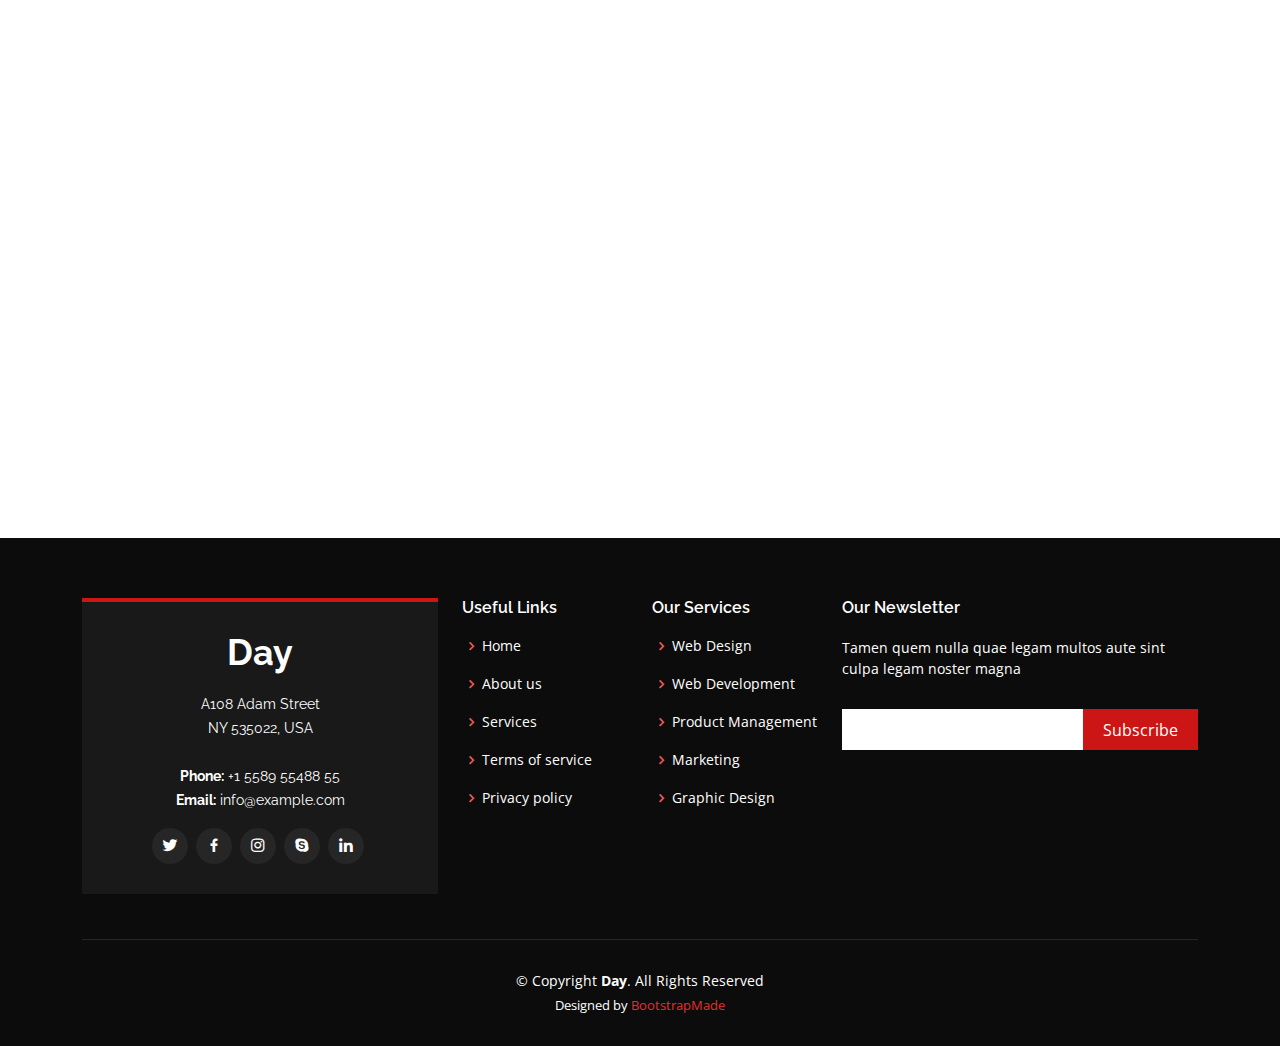
<file: Websites/corporate/Day/index.html>
<!DOCTYPE html>
<html lang="en">

<head>
  <meta charset="utf-8">
  <meta content="width=device-width, initial-scale=1.0" name="viewport">

  <title>Day Bootstrap Template - Index</title>
  <meta content="" name="description">
  <meta content="" name="keywords">

  <!-- Favicons -->
  <link href="assets/img/favicon.png" rel="icon">
  <link href="assets/img/apple-touch-icon.png" rel="apple-touch-icon">

  <!-- Google Fonts -->
  <link href="https://fonts.googleapis.com/css?family=Open+Sans:300,300i,400,400i,600,600i,700,700i|Raleway:300,300i,400,400i,500,500i,600,600i,700,700i|Poppins:300,300i,400,400i,500,500i,600,600i,700,700i" rel="stylesheet">

  <!-- Vendor CSS Files -->
  <link href="assets/vendor/aos/aos.css" rel="stylesheet">
  <link href="assets/vendor/bootstrap/css/bootstrap.min.css" rel="stylesheet">
  <link href="assets/vendor/bootstrap-icons/bootstrap-icons.css" rel="stylesheet">
  <link href="assets/vendor/boxicons/css/boxicons.min.css" rel="stylesheet">
  <link href="assets/vendor/glightbox/css/glightbox.min.css" rel="stylesheet">
  <link href="assets/vendor/swiper/swiper-bundle.min.css" rel="stylesheet">

  <!-- Template Main CSS File -->
  <link href="assets/css/style.css" rel="stylesheet">

  <!-- =======================================================
  * Template Name: Day - v4.3.0
  * Template URL: https://bootstrapmade.com/day-multipurpose-html-template-for-free/
  * Author: BootstrapMade.com
  * License: https://bootstrapmade.com/license/
  ======================================================== -->
</head>

<body>

  <!-- ======= Top Bar ======= -->
  <section id="topbar" class="d-flex align-items-center">
    <div class="container d-flex justify-content-center justify-content-md-between">
      <div class="contact-info d-flex align-items-center">
        <i class="bi bi-envelope-fill"></i><a href="mailto:contact@example.com">info@example.com</a>
        <i class="bi bi-phone-fill phone-icon"></i> +1 5589 55488 55
      </div>
      <div class="social-links d-none d-md-block">
        <a href="#" class="twitter"><i class="bi bi-twitter"></i></a>
        <a href="#" class="facebook"><i class="bi bi-facebook"></i></a>
        <a href="#" class="instagram"><i class="bi bi-instagram"></i></a>
        <a href="#" class="linkedin"><i class="bi bi-linkedin"></i></i></a>
      </div>
    </div>
  </section>

  <!-- ======= Header ======= -->
  <header id="header" class="d-flex align-items-center">
    <div class="container d-flex align-items-center justify-content-between">

      <h1 class="logo"><a href="index.html">Day</a></h1>
      <!-- Uncomment below if you prefer to use an image logo -->
      <!-- <a href="index.html" class="logo"><img src="assets/img/logo.png" alt="" class="img-fluid"></a>-->

      <nav id="navbar" class="navbar">
        <ul>
          <li><a class="nav-link scrollto active" href="#hero">Home</a></li>
          <li><a class="nav-link scrollto" href="#about">About</a></li>
          <li><a class="nav-link scrollto" href="#services">Services</a></li>
          <li><a class="nav-link scrollto " href="#portfolio">Portfolio</a></li>
          <li><a class="nav-link scrollto" href="#pricing">Pricing</a></li>
          <li><a class="nav-link scrollto" href="#team">Team</a></li>
          <li class="dropdown"><a href="#"><span>Drop Down</span> <i class="bi bi-chevron-down"></i></a>
            <ul>
              <li><a href="#">Drop Down 1</a></li>
              <li class="dropdown"><a href="#"><span>Deep Drop Down</span> <i class="bi bi-chevron-right"></i></a>
                <ul>
                  <li><a href="#">Deep Drop Down 1</a></li>
                  <li><a href="#">Deep Drop Down 2</a></li>
                  <li><a href="#">Deep Drop Down 3</a></li>
                  <li><a href="#">Deep Drop Down 4</a></li>
                  <li><a href="#">Deep Drop Down 5</a></li>
                </ul>
              </li>
              <li><a href="#">Drop Down 2</a></li>
              <li><a href="#">Drop Down 3</a></li>
              <li><a href="#">Drop Down 4</a></li>
            </ul>
          </li>
          <li><a class="nav-link scrollto" href="#contact">Contact</a></li>
        </ul>
        <i class="bi bi-list mobile-nav-toggle"></i>
      </nav><!-- .navbar -->

    </div>
  </header><!-- End Header -->

  <!-- ======= Hero Section ======= -->
  <section id="hero" class="d-flex align-items-center">
    <div class="container position-relative" data-aos="fade-up" data-aos-delay="500">
      <h1>Welcome to Day</h1>
      <h2>We are team of talented designers making websites with Bootstrap</h2>
      <a href="#about" class="btn-get-started scrollto">Get Started</a>
    </div>
  </section><!-- End Hero -->

  <main id="main">

    <!-- ======= About Section ======= -->
    <section id="about" class="about">
      <div class="container">

        <div class="row">
          <div class="col-lg-6 order-1 order-lg-2" data-aos="fade-left">
            <img src="assets/img/about.jpg" class="img-fluid" alt="">
          </div>
          <div class="col-lg-6 pt-4 pt-lg-0 order-2 order-lg-1 content" data-aos="fade-right">
            <h3>Voluptatem dignissimos provident quasi corporis voluptates sit assumenda.</h3>
            <p class="fst-italic">
              Lorem ipsum dolor sit amet, consectetur adipiscing elit, sed do eiusmod tempor incididunt ut labore et dolore
              magna aliqua.
            </p>
            <ul>
              <li><i class="bi bi-check-circle"></i> Ullamco laboris nisi ut aliquip ex ea commodo consequat.</li>
              <li><i class="bi bi-check-circle"></i> Duis aute irure dolor in reprehenderit in voluptate velit.</li>
              <li><i class="bi bi-check-circle"></i> Ullamco laboris nisi ut aliquip ex ea commodo consequat. Duis aute irure dolor in reprehenderit in voluptate trideta storacalaperda mastiro dolore eu fugiat nulla pariatur.</li>
            </ul>
            <p>
              Ullamco laboris nisi ut aliquip ex ea commodo consequat. Duis aute irure dolor in reprehenderit in voluptate
              velit esse cillum dolore eu fugiat nulla pariatur. Excepteur sint occaecat cupidatat non proident, sunt in
              culpa qui officia deserunt mollit anim id est laborum
            </p>
          </div>
        </div>

      </div>
    </section><!-- End About Section -->

    <!-- ======= Why Us Section ======= -->
    <section id="why-us" class="why-us">
      <div class="container">

        <div class="row">

          <div class="col-lg-4" data-aos="fade-up">
            <div class="box">
              <span>01</span>
              <h4>Lorem Ipsum</h4>
              <p>Ulamco laboris nisi ut aliquip ex ea commodo consequat. Et consectetur ducimus vero placeat</p>
            </div>
          </div>

          <div class="col-lg-4 mt-4 mt-lg-0" data-aos="fade-up" data-aos-delay="150">
            <div class="box">
              <span>02</span>
              <h4>Repellat Nihil</h4>
              <p>Dolorem est fugiat occaecati voluptate velit esse. Dicta veritatis dolor quod et vel dire leno para dest</p>
            </div>
          </div>

          <div class="col-lg-4 mt-4 mt-lg-0" data-aos="fade-up" data-aos-delay="300">
            <div class="box">
              <span>03</span>
              <h4> Ad ad velit qui</h4>
              <p>Molestiae officiis omnis illo asperiores. Aut doloribus vitae sunt debitis quo vel nam quis</p>
            </div>
          </div>

        </div>

      </div>
    </section><!-- End Why Us Section -->

    <!-- ======= Clients Section ======= -->
    <section id="clients" class="clients">
      <div class="container" data-aos="zoom-in">

        <div class="row d-flex align-items-center">

          <div class="col-lg-2 col-md-4 col-6">
            <img src="assets/img/clients/client-1.png" class="img-fluid" alt="">
          </div>

          <div class="col-lg-2 col-md-4 col-6">
            <img src="assets/img/clients/client-2.png" class="img-fluid" alt="">
          </div>

          <div class="col-lg-2 col-md-4 col-6">
            <img src="assets/img/clients/client-3.png" class="img-fluid" alt="">
          </div>

          <div class="col-lg-2 col-md-4 col-6">
            <img src="assets/img/clients/client-4.png" class="img-fluid" alt="">
          </div>

          <div class="col-lg-2 col-md-4 col-6">
            <img src="assets/img/clients/client-5.png" class="img-fluid" alt="">
          </div>

          <div class="col-lg-2 col-md-4 col-6">
            <img src="assets/img/clients/client-6.png" class="img-fluid" alt="">
          </div>

        </div>

      </div>
    </section><!-- End Clients Section -->

    <!-- ======= Services Section ======= -->
    <section id="services" class="services">
      <div class="container">

        <div class="section-title">
          <span>Services</span>
          <h2>Services</h2>
          <p>Sit sint consectetur velit quisquam cupiditate impedit suscipit alias</p>
        </div>

        <div class="row">
          <div class="col-lg-4 col-md-6 d-flex align-items-stretch" data-aos="fade-up">
            <div class="icon-box">
              <div class="icon"><i class="bx bxl-dribbble"></i></div>
              <h4><a href="">Lorem Ipsum</a></h4>
              <p>Voluptatum deleniti atque corrupti quos dolores et quas molestias excepturi</p>
            </div>
          </div>

          <div class="col-lg-4 col-md-6 d-flex align-items-stretch mt-4 mt-md-0" data-aos="fade-up" data-aos-delay="150">
            <div class="icon-box">
              <div class="icon"><i class="bx bx-file"></i></div>
              <h4><a href="">Sed ut perspiciatis</a></h4>
              <p>Duis aute irure dolor in reprehenderit in voluptate velit esse cillum dolore</p>
            </div>
          </div>

          <div class="col-lg-4 col-md-6 d-flex align-items-stretch mt-4 mt-lg-0" data-aos="fade-up" data-aos-delay="300">
            <div class="icon-box">
              <div class="icon"><i class="bx bx-tachometer"></i></div>
              <h4><a href="">Magni Dolores</a></h4>
              <p>Excepteur sint occaecat cupidatat non proident, sunt in culpa qui officia</p>
            </div>
          </div>

          <div class="col-lg-4 col-md-6 d-flex align-items-stretch mt-4" data-aos="fade-up" data-aos-delay="450">
            <div class="icon-box">
              <div class="icon"><i class="bx bx-world"></i></div>
              <h4><a href="">Nemo Enim</a></h4>
              <p>At vero eos et accusamus et iusto odio dignissimos ducimus qui blanditiis</p>
            </div>
          </div>

          <div class="col-lg-4 col-md-6 d-flex align-items-stretch mt-4" data-aos="fade-up" data-aos-delay="600">
            <div class="icon-box">
              <div class="icon"><i class="bx bx-slideshow"></i></div>
              <h4><a href="">Dele cardo</a></h4>
              <p>Quis consequatur saepe eligendi voluptatem consequatur dolor consequuntur</p>
            </div>
          </div>

          <div class="col-lg-4 col-md-6 d-flex align-items-stretch mt-4" data-aos="fade-up" data-aos-delay="750">
            <div class="icon-box">
              <div class="icon"><i class="bx bx-arch"></i></div>
              <h4><a href="">Divera don</a></h4>
              <p>Modi nostrum vel laborum. Porro fugit error sit minus sapiente sit aspernatur</p>
            </div>
          </div>

        </div>

      </div>
    </section><!-- End Services Section -->

    <!-- ======= Cta Section ======= -->
    <section id="cta" class="cta">
      <div class="container" data-aos="zoom-in">

        <div class="text-center">
          <h3>Call To Action</h3>
          <p> Duis aute irure dolor in reprehenderit in voluptate velit esse cillum dolore eu fugiat nulla pariatur. Excepteur sint occaecat cupidatat non proident, sunt in culpa qui officia deserunt mollit anim id est laborum.</p>
          <a class="cta-btn" href="#">Call To Action</a>
        </div>

      </div>
    </section><!-- End Cta Section -->

    <!-- ======= Portfolio Section ======= -->
    <section id="portfolio" class="portfolio">
      <div class="container">

        <div class="section-title">
          <span>Portfolio</span>
          <h2>Portfolio</h2>
          <p>Sit sint consectetur velit quisquam cupiditate impedit suscipit alias</p>
        </div>

        <div class="row" data-aos="fade-up">
          <div class="col-lg-12 d-flex justify-content-center">
            <ul id="portfolio-flters">
              <li data-filter="*" class="filter-active">All</li>
              <li data-filter=".filter-app">App</li>
              <li data-filter=".filter-card">Card</li>
              <li data-filter=".filter-web">Web</li>
            </ul>
          </div>
        </div>

        <div class="row portfolio-container" data-aos="fade-up" data-aos-delay="150">

          <div class="col-lg-4 col-md-6 portfolio-item filter-app">
            <img src="assets/img/portfolio/portfolio-1.jpg" class="img-fluid" alt="">
            <div class="portfolio-info">
              <h4>App 1</h4>
              <p>App</p>
              <a href="assets/img/portfolio/portfolio-1.jpg" data-gallery="portfolioGallery" class="portfolio-lightbox preview-link" title="App 1"><i class="bx bx-plus"></i></a>
              <a href="portfolio-details.html" class="details-link" title="More Details"><i class="bx bx-link"></i></a>
            </div>
          </div>

          <div class="col-lg-4 col-md-6 portfolio-item filter-web">
            <img src="assets/img/portfolio/portfolio-2.jpg" class="img-fluid" alt="">
            <div class="portfolio-info">
              <h4>Web 3</h4>
              <p>Web</p>
              <a href="assets/img/portfolio/portfolio-2.jpg" data-gallery="portfolioGallery" class="portfolio-lightbox preview-link" title="Web 3"><i class="bx bx-plus"></i></a>
              <a href="portfolio-details.html" class="details-link" title="More Details"><i class="bx bx-link"></i></a>
            </div>
          </div>

          <div class="col-lg-4 col-md-6 portfolio-item filter-app">
            <img src="assets/img/portfolio/portfolio-3.jpg" class="img-fluid" alt="">
            <div class="portfolio-info">
              <h4>App 2</h4>
              <p>App</p>
              <a href="assets/img/portfolio/portfolio-3.jpg" data-gallery="portfolioGallery" class="portfolio-lightbox preview-link" title="App 2"><i class="bx bx-plus"></i></a>
              <a href="portfolio-details.html" class="details-link" title="More Details"><i class="bx bx-link"></i></a>
            </div>
          </div>

          <div class="col-lg-4 col-md-6 portfolio-item filter-card">
            <img src="assets/img/portfolio/portfolio-4.jpg" class="img-fluid" alt="">
            <div class="portfolio-info">
              <h4>Card 2</h4>
              <p>Card</p>
              <a href="assets/img/portfolio/portfolio-4.jpg" data-gallery="portfolioGallery" class="portfolio-lightbox preview-link" title="Card 2"><i class="bx bx-plus"></i></a>
              <a href="portfolio-details.html" class="details-link" title="More Details"><i class="bx bx-link"></i></a>
            </div>
          </div>

          <div class="col-lg-4 col-md-6 portfolio-item filter-web">
            <img src="assets/img/portfolio/portfolio-5.jpg" class="img-fluid" alt="">
            <div class="portfolio-info">
              <h4>Web 2</h4>
              <p>Web</p>
              <a href="assets/img/portfolio/portfolio-5.jpg" data-gallery="portfolioGallery" class="portfolio-lightbox preview-link" title="Web 2"><i class="bx bx-plus"></i></a>
              <a href="portfolio-details.html" class="details-link" title="More Details"><i class="bx bx-link"></i></a>
            </div>
          </div>

          <div class="col-lg-4 col-md-6 portfolio-item filter-app">
            <img src="assets/img/portfolio/portfolio-6.jpg" class="img-fluid" alt="">
            <div class="portfolio-info">
              <h4>App 3</h4>
              <p>App</p>
              <a href="assets/img/portfolio/portfolio-6.jpg" data-gallery="portfolioGallery" class="portfolio-lightbox preview-link" title="App 3"><i class="bx bx-plus"></i></a>
              <a href="portfolio-details.html" class="details-link" title="More Details"><i class="bx bx-link"></i></a>
            </div>
          </div>

          <div class="col-lg-4 col-md-6 portfolio-item filter-card">
            <img src="assets/img/portfolio/portfolio-7.jpg" class="img-fluid" alt="">
            <div class="portfolio-info">
              <h4>Card 1</h4>
              <p>Card</p>
              <a href="assets/img/portfolio/portfolio-7.jpg" data-gallery="portfolioGallery" class="portfolio-lightbox preview-link" title="Card 1"><i class="bx bx-plus"></i></a>
              <a href="portfolio-details.html" class="details-link" title="More Details"><i class="bx bx-link"></i></a>
            </div>
          </div>

          <div class="col-lg-4 col-md-6 portfolio-item filter-card">
            <img src="assets/img/portfolio/portfolio-8.jpg" class="img-fluid" alt="">
            <div class="portfolio-info">
              <h4>Card 3</h4>
              <p>Card</p>
              <a href="assets/img/portfolio/portfolio-8.jpg" data-gallery="portfolioGallery" class="portfolio-lightbox preview-link" title="Card 3"><i class="bx bx-plus"></i></a>
              <a href="portfolio-details.html" class="details-link" title="More Details"><i class="bx bx-link"></i></a>
            </div>
          </div>

          <div class="col-lg-4 col-md-6 portfolio-item filter-web">
            <img src="assets/img/portfolio/portfolio-9.jpg" class="img-fluid" alt="">
            <div class="portfolio-info">
              <h4>Web 3</h4>
              <p>Web</p>
              <a href="assets/img/portfolio/portfolio-9.jpg" data-gallery="portfolioGallery" class="portfolio-lightbox preview-link" title="Web 3"><i class="bx bx-plus"></i></a>
              <a href="portfolio-details.html" class="details-link" title="More Details"><i class="bx bx-link"></i></a>
            </div>
          </div>

        </div>

      </div>
    </section><!-- End Portfolio Section -->

    <!-- ======= Pricing Section ======= -->
    <section id="pricing" class="pricing">
      <div class="container">

        <div class="section-title">
          <span>Pricing</span>
          <h2>Pricing</h2>
          <p>Sit sint consectetur velit quisquam cupiditate impedit suscipit alias</p>
        </div>

        <div class="row">

          <div class="col-lg-4 col-md-6" data-aos="zoom-in" data-aos-delay="150">
            <div class="box">
              <h3>Free</h3>
              <h4><sup>$</sup>0<span> / month</span></h4>
              <ul>
                <li>Aida dere</li>
                <li>Nec feugiat nisl</li>
                <li>Nulla at volutpat dola</li>
                <li class="na">Pharetra massa</li>
                <li class="na">Massa ultricies mi</li>
              </ul>
              <div class="btn-wrap">
                <a href="#" class="btn-buy">Buy Now</a>
              </div>
            </div>
          </div>

          <div class="col-lg-4 col-md-6 mt-4 mt-md-0" data-aos="zoom-in">
            <div class="box featured">
              <h3>Business</h3>
              <h4><sup>$</sup>19<span> / month</span></h4>
              <ul>
                <li>Aida dere</li>
                <li>Nec feugiat nisl</li>
                <li>Nulla at volutpat dola</li>
                <li>Pharetra massa</li>
                <li class="na">Massa ultricies mi</li>
              </ul>
              <div class="btn-wrap">
                <a href="#" class="btn-buy">Buy Now</a>
              </div>
            </div>
          </div>

          <div class="col-lg-4 col-md-6 mt-4 mt-lg-0" data-aos="zoom-in" data-aos-delay="150">
            <div class="box">
              <h3>Developer</h3>
              <h4><sup>$</sup>29<span> / month</span></h4>
              <ul>
                <li>Aida dere</li>
                <li>Nec feugiat nisl</li>
                <li>Nulla at volutpat dola</li>
                <li>Pharetra massa</li>
                <li>Massa ultricies mi</li>
              </ul>
              <div class="btn-wrap">
                <a href="#" class="btn-buy">Buy Now</a>
              </div>
            </div>
          </div>

        </div>

      </div>
    </section><!-- End Pricing Section -->

    <!-- ======= Team Section ======= -->
    <section id="team" class="team">
      <div class="container">

        <div class="section-title">
          <span>Team</span>
          <h2>Team</h2>
          <p>Sit sint consectetur velit quisquam cupiditate impedit suscipit alias</p>
        </div>

        <div class="row">
          <div class="col-lg-4 col-md-6 d-flex align-items-stretch" data-aos="zoom-in">
            <div class="member">
              <img src="assets/img/team/team-1.jpg" alt="">
              <h4>Walter White</h4>
              <span>Chief Executive Officer</span>
              <p>
                Magni qui quod omnis unde et eos fuga et exercitationem. Odio veritatis perspiciatis quaerat qui aut aut aut
              </p>
              <div class="social">
                <a href=""><i class="bi bi-twitter"></i></a>
                <a href=""><i class="bi bi-facebook"></i></a>
                <a href=""><i class="bi bi-instagram"></i></a>
                <a href=""><i class="bi bi-linkedin"></i></a>
              </div>
            </div>
          </div>

          <div class="col-lg-4 col-md-6 d-flex align-items-stretch" data-aos="zoom-in">
            <div class="member">
              <img src="assets/img/team/team-2.jpg" alt="">
              <h4>Sarah Jhinson</h4>
              <span>Product Manager</span>
              <p>
                Repellat fugiat adipisci nemo illum nesciunt voluptas repellendus. In architecto rerum rerum temporibus
              </p>
              <div class="social">
                <a href=""><i class="bi bi-twitter"></i></a>
                <a href=""><i class="bi bi-facebook"></i></a>
                <a href=""><i class="bi bi-instagram"></i></a>
                <a href=""><i class="bi bi-linkedin"></i></a>
              </div>
            </div>
          </div>

          <div class="col-lg-4 col-md-6 d-flex align-items-stretch" data-aos="zoom-in">
            <div class="member">
              <img src="assets/img/team/team-3.jpg" alt="">
              <h4>William Anderson</h4>
              <span>CTO</span>
              <p>
                Voluptas necessitatibus occaecati quia. Earum totam consequuntur qui porro et laborum toro des clara
              </p>
              <div class="social">
                <a href=""><i class="bi bi-twitter"></i></a>
                <a href=""><i class="bi bi-facebook"></i></a>
                <a href=""><i class="bi bi-instagram"></i></a>
                <a href=""><i class="bi bi-linkedin"></i></a>
              </div>
            </div>
          </div>

        </div>

      </div>
    </section><!-- End Team Section -->

    <!-- ======= Contact Section ======= -->
    <section id="contact" class="contact">
      <div class="container">

        <div class="section-title">
          <span>Contact</span>
          <h2>Contact</h2>
          <p>Sit sint consectetur velit quisquam cupiditate impedit suscipit alias</p>
        </div>

        <div class="row" data-aos="fade-up">
          <div class="col-lg-6">
            <div class="info-box mb-4">
              <i class="bx bx-map"></i>
              <h3>Our Address</h3>
              <p>A108 Adam Street, New York, NY 535022</p>
            </div>
          </div>

          <div class="col-lg-3 col-md-6">
            <div class="info-box  mb-4">
              <i class="bx bx-envelope"></i>
              <h3>Email Us</h3>
              <p>contact@example.com</p>
            </div>
          </div>

          <div class="col-lg-3 col-md-6">
            <div class="info-box  mb-4">
              <i class="bx bx-phone-call"></i>
              <h3>Call Us</h3>
              <p>+1 5589 55488 55</p>
            </div>
          </div>

        </div>

        <div class="row" data-aos="fade-up">

          <div class="col-lg-6 ">
            <iframe class="mb-4 mb-lg-0" src="https://www.google.com/maps/embed?pb=!1m14!1m8!1m3!1d12097.433213460943!2d-74.0062269!3d40.7101282!3m2!1i1024!2i768!4f13.1!3m3!1m2!1s0x0%3A0xb89d1fe6bc499443!2sDowntown+Conference+Center!5e0!3m2!1smk!2sbg!4v1539943755621" frameborder="0" style="border:0; width: 100%; height: 384px;" allowfullscreen></iframe>
          </div>

          <div class="col-lg-6">
            <form action="forms/contact.php" method="post" role="form" class="php-email-form">
              <div class="row">
                <div class="col-md-6 form-group">
                  <input type="text" name="name" class="form-control" id="name" placeholder="Your Name" required>
                </div>
                <div class="col-md-6 form-group mt-3 mt-md-0">
                  <input type="email" class="form-control" name="email" id="email" placeholder="Your Email" required>
                </div>
              </div>
              <div class="form-group mt-3">
                <input type="text" class="form-control" name="subject" id="subject" placeholder="Subject" required>
              </div>
              <div class="form-group mt-3">
                <textarea class="form-control" name="message" rows="5" placeholder="Message" required></textarea>
              </div>
              <div class="my-3">
                <div class="loading">Loading</div>
                <div class="error-message"></div>
                <div class="sent-message">Your message has been sent. Thank you!</div>
              </div>
              <div class="text-center"><button type="submit">Send Message</button></div>
            </form>
          </div>

        </div>

      </div>
    </section><!-- End Contact Section -->

  </main><!-- End #main -->

  <!-- ======= Footer ======= -->
  <footer id="footer">
    <div class="footer-top">
      <div class="container">
        <div class="row">

          <div class="col-lg-4 col-md-6">
            <div class="footer-info">
              <h3>Day</h3>
              <p>
                A108 Adam Street <br>
                NY 535022, USA<br><br>
                <strong>Phone:</strong> +1 5589 55488 55<br>
                <strong>Email:</strong> info@example.com<br>
              </p>
              <div class="social-links mt-3">
                <a href="#" class="twitter"><i class="bx bxl-twitter"></i></a>
                <a href="#" class="facebook"><i class="bx bxl-facebook"></i></a>
                <a href="#" class="instagram"><i class="bx bxl-instagram"></i></a>
                <a href="#" class="google-plus"><i class="bx bxl-skype"></i></a>
                <a href="#" class="linkedin"><i class="bx bxl-linkedin"></i></a>
              </div>
            </div>
          </div>

          <div class="col-lg-2 col-md-6 footer-links">
            <h4>Useful Links</h4>
            <ul>
              <li><i class="bx bx-chevron-right"></i> <a href="#">Home</a></li>
              <li><i class="bx bx-chevron-right"></i> <a href="#">About us</a></li>
              <li><i class="bx bx-chevron-right"></i> <a href="#">Services</a></li>
              <li><i class="bx bx-chevron-right"></i> <a href="#">Terms of service</a></li>
              <li><i class="bx bx-chevron-right"></i> <a href="#">Privacy policy</a></li>
            </ul>
          </div>

          <div class="col-lg-2 col-md-6 footer-links">
            <h4>Our Services</h4>
            <ul>
              <li><i class="bx bx-chevron-right"></i> <a href="#">Web Design</a></li>
              <li><i class="bx bx-chevron-right"></i> <a href="#">Web Development</a></li>
              <li><i class="bx bx-chevron-right"></i> <a href="#">Product Management</a></li>
              <li><i class="bx bx-chevron-right"></i> <a href="#">Marketing</a></li>
              <li><i class="bx bx-chevron-right"></i> <a href="#">Graphic Design</a></li>
            </ul>
          </div>

          <div class="col-lg-4 col-md-6 footer-newsletter">
            <h4>Our Newsletter</h4>
            <p>Tamen quem nulla quae legam multos aute sint culpa legam noster magna</p>
            <form action="" method="post">
              <input type="email" name="email"><input type="submit" value="Subscribe">
            </form>

          </div>

        </div>
      </div>
    </div>

    <div class="container">
      <div class="copyright">
        &copy; Copyright <strong><span>Day</span></strong>. All Rights Reserved
      </div>
      <div class="credits">
        <!-- All the links in the footer should remain intact. -->
        <!-- You can delete the links only if you purchased the pro version. -->
        <!-- Licensing information: https://bootstrapmade.com/license/ -->
        <!-- Purchase the pro version with working PHP/AJAX contact form: https://bootstrapmade.com/day-multipurpose-html-template-for-free/ -->
        Designed by <a href="https://bootstrapmade.com/">BootstrapMade</a>
      </div>
    </div>
  </footer><!-- End Footer -->

  <a href="#" class="back-to-top d-flex align-items-center justify-content-center"><i class="bi bi-arrow-up-short"></i></a>
  <div id="preloader"></div>

  <!-- Vendor JS Files -->
  <script src="assets/vendor/aos/aos.js"></script>
  <script src="assets/vendor/bootstrap/js/bootstrap.bundle.min.js"></script>
  <script src="assets/vendor/glightbox/js/glightbox.min.js"></script>
  <script src="assets/vendor/isotope-layout/isotope.pkgd.min.js"></script>
  <script src="assets/vendor/php-email-form/validate.js"></script>
  <script src="assets/vendor/swiper/swiper-bundle.min.js"></script>

  <!-- Template Main JS File -->
  <script src="assets/js/main.js"></script>

</body>

</html>
</file>
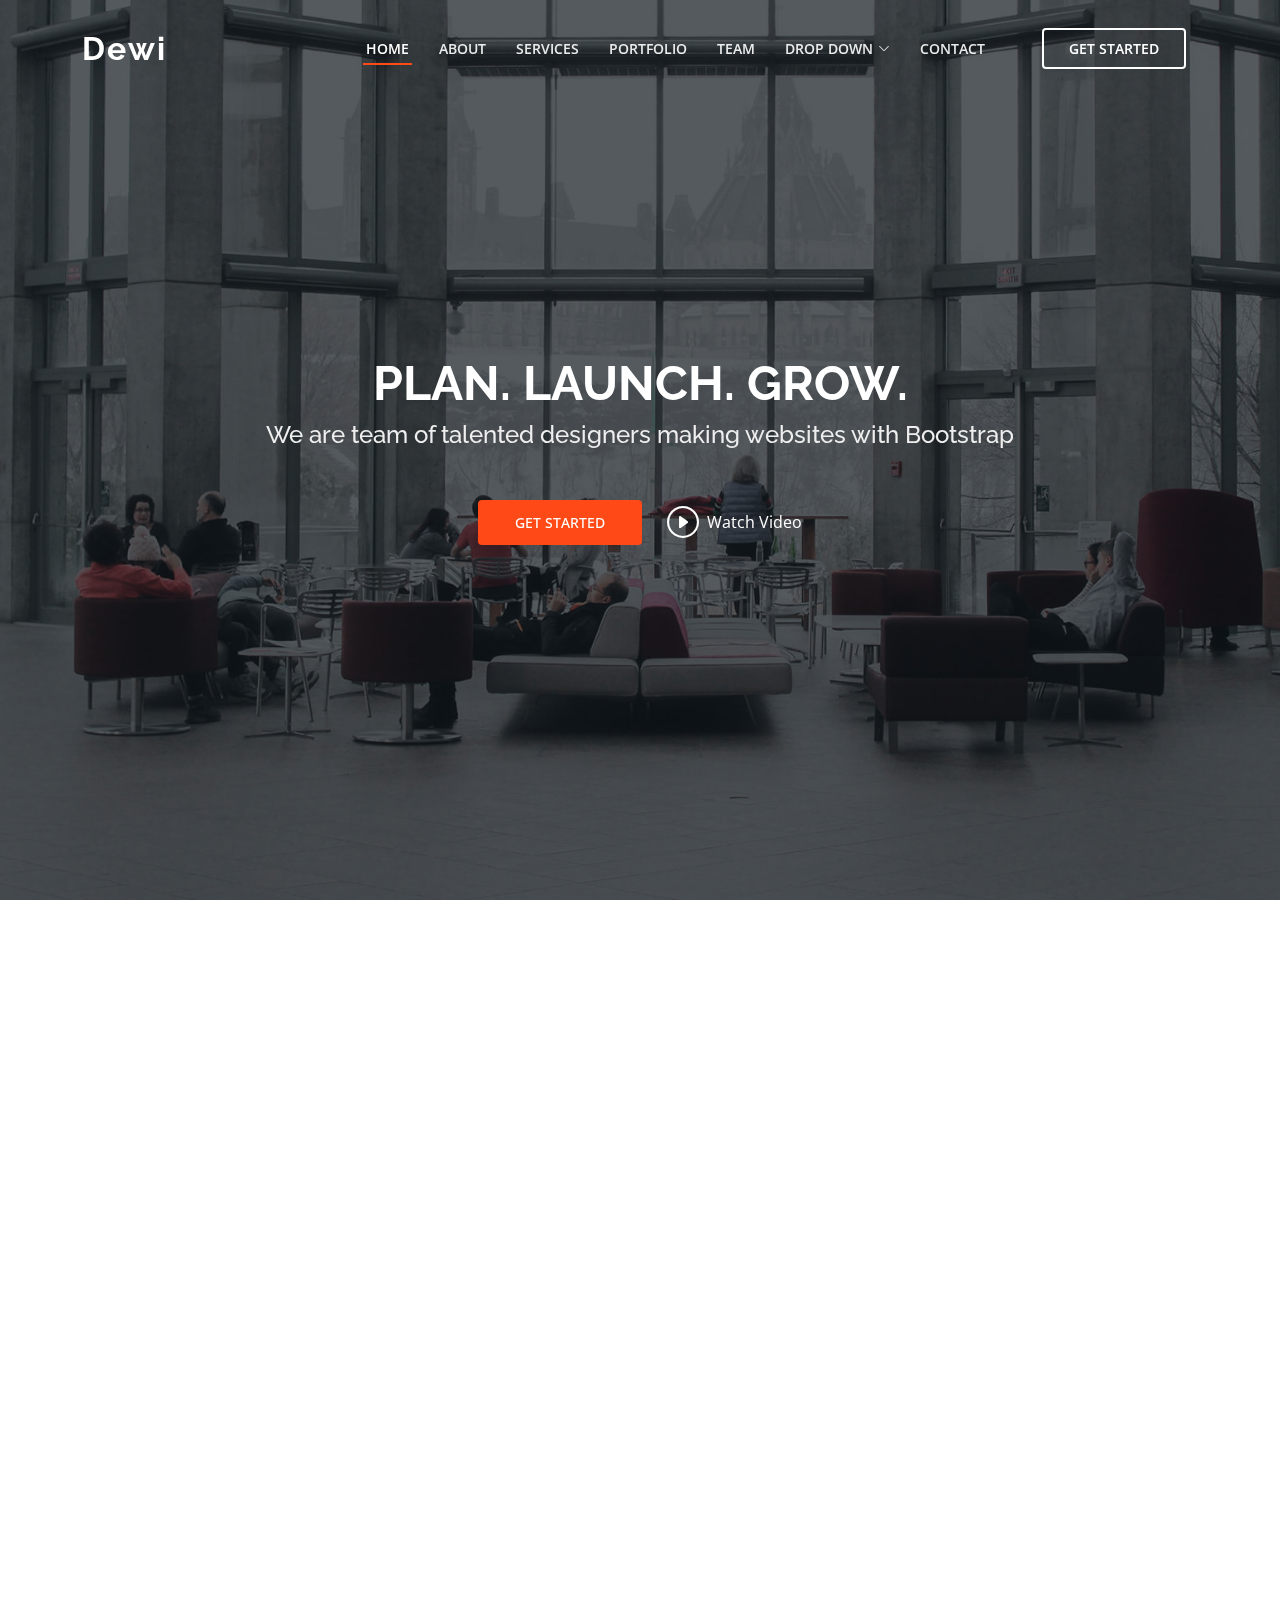
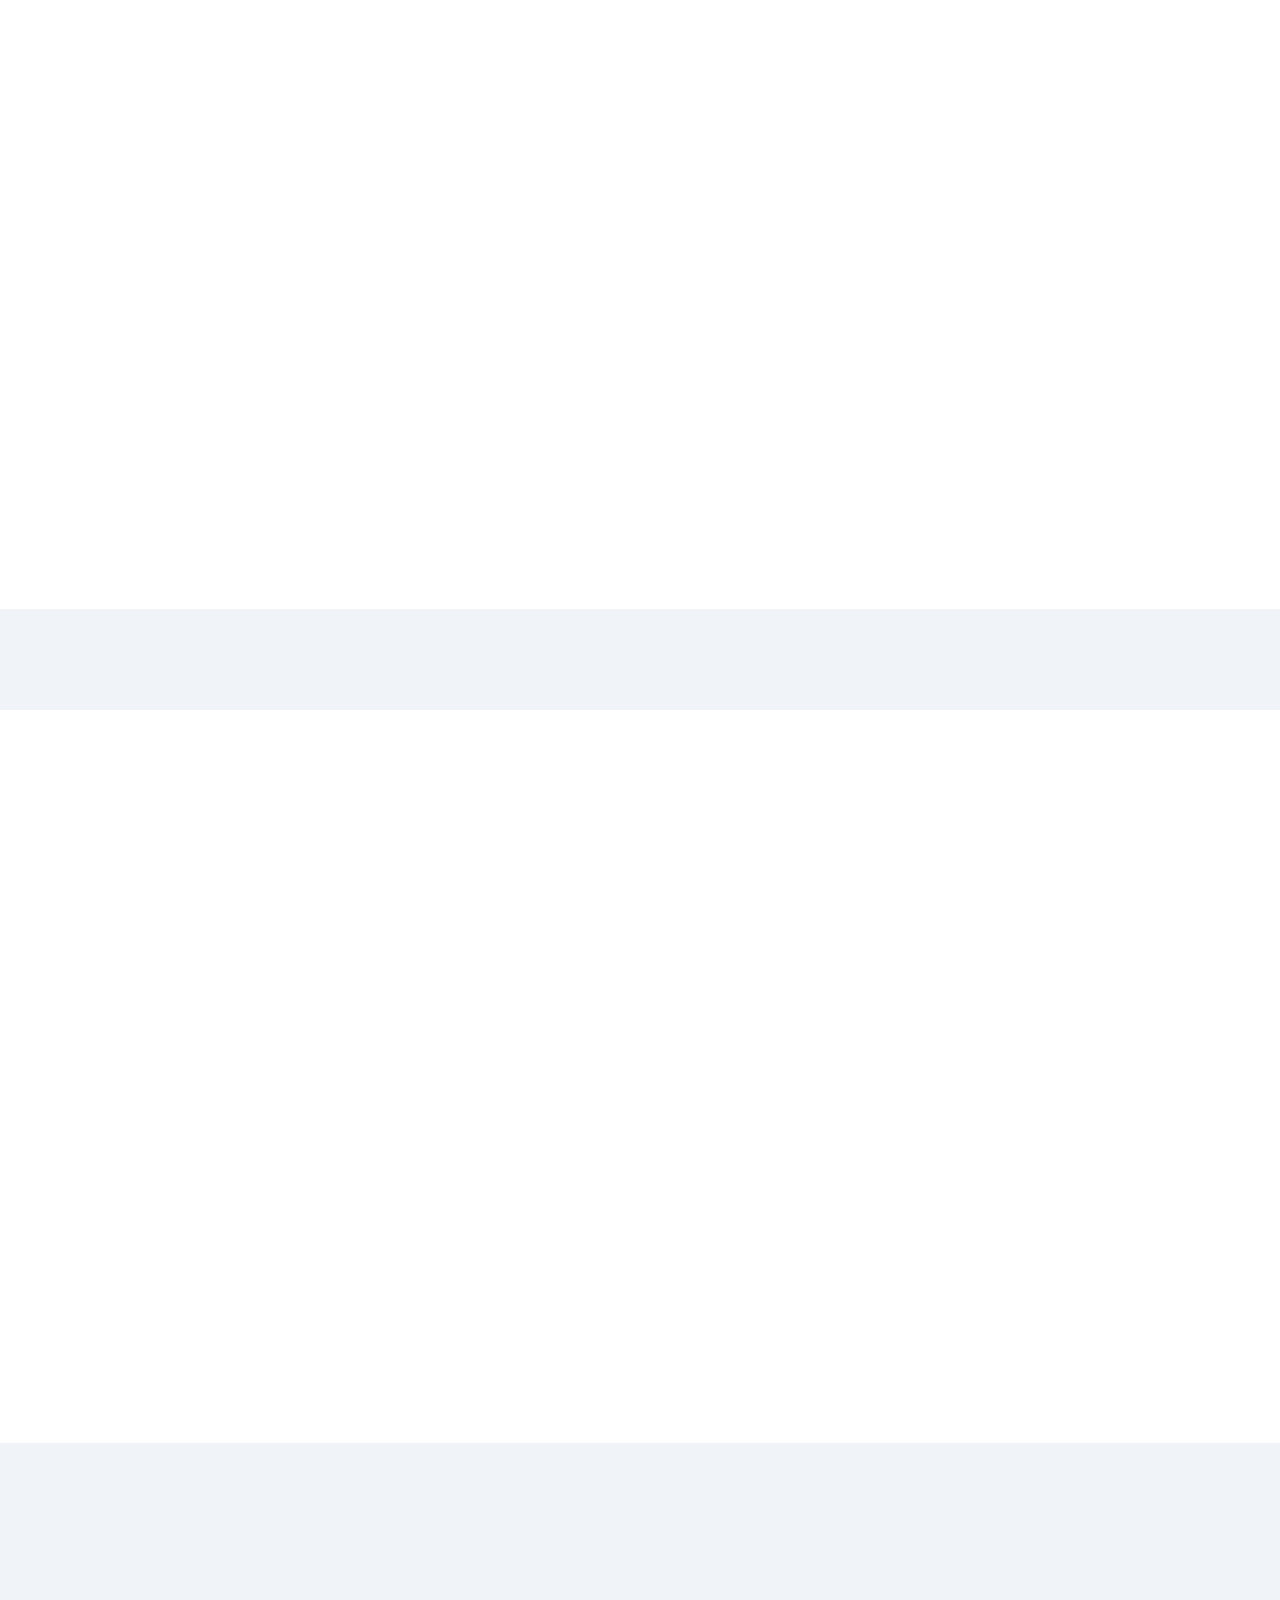
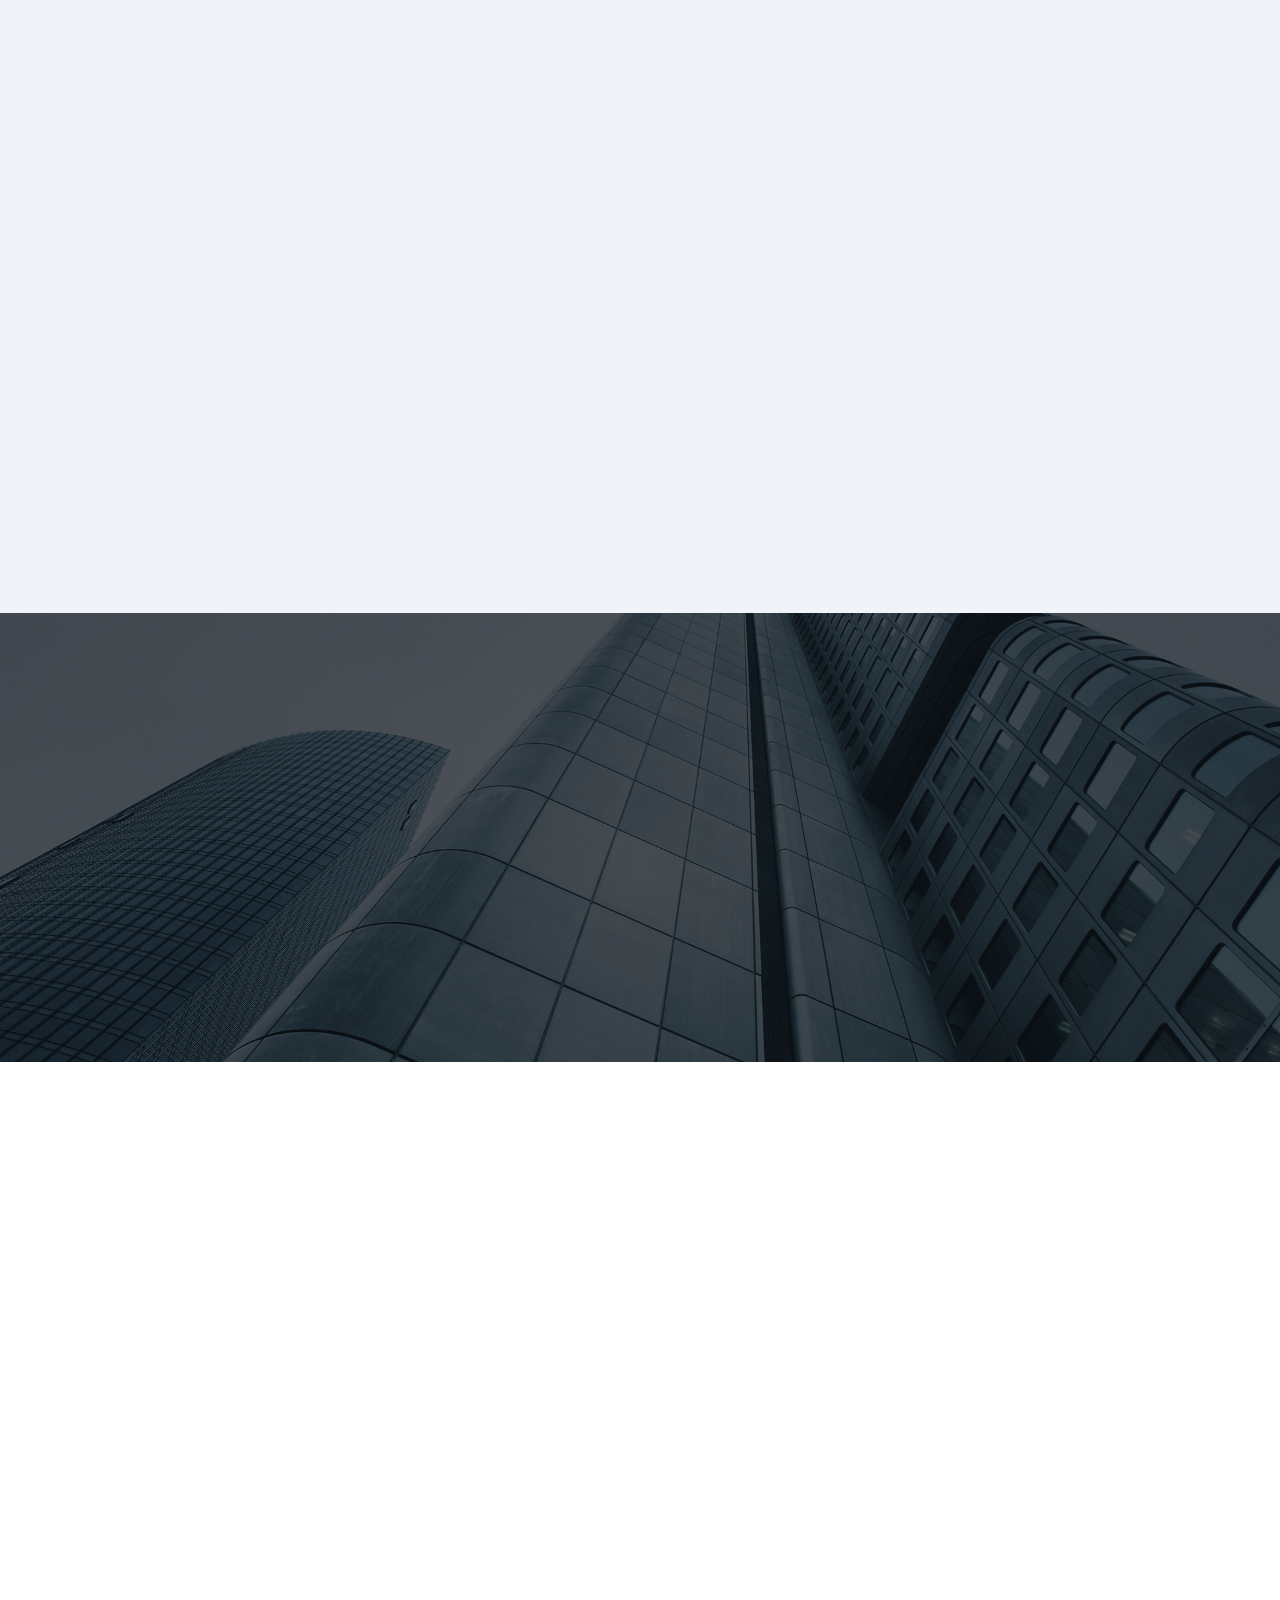
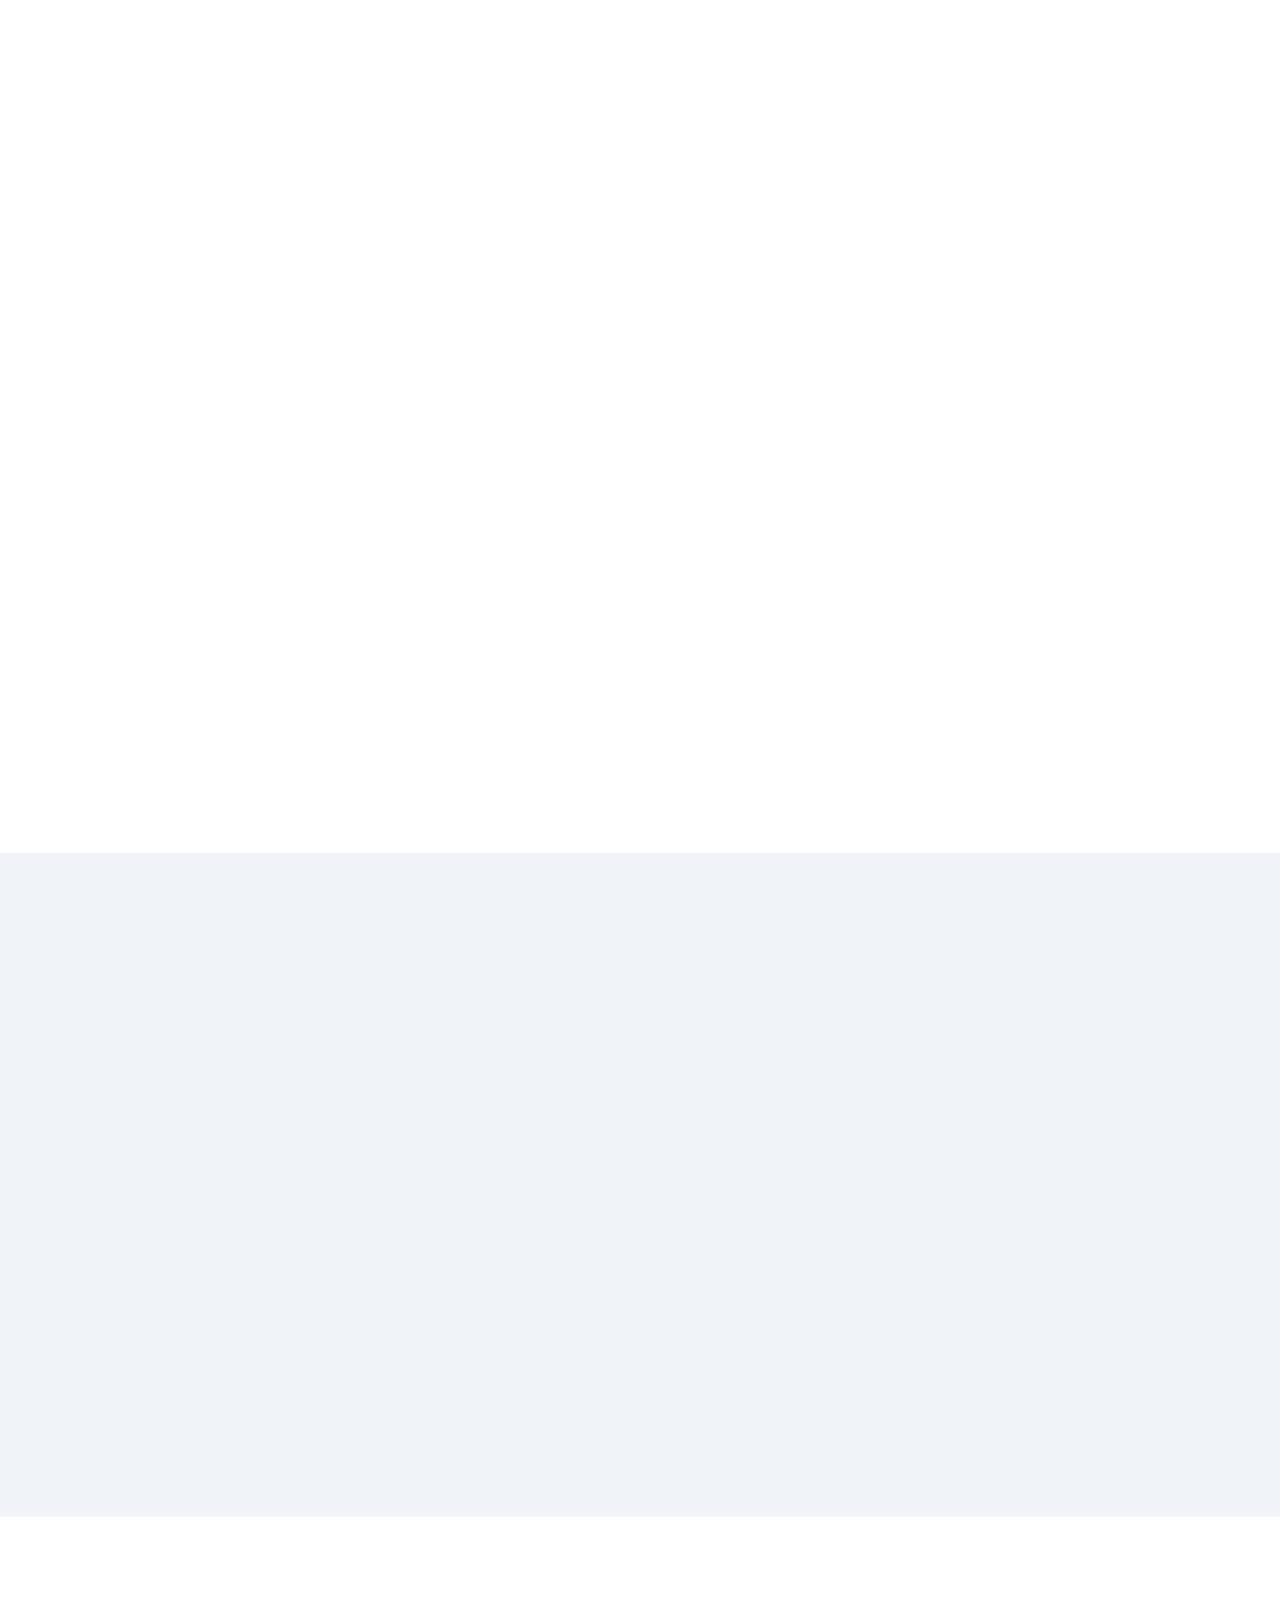
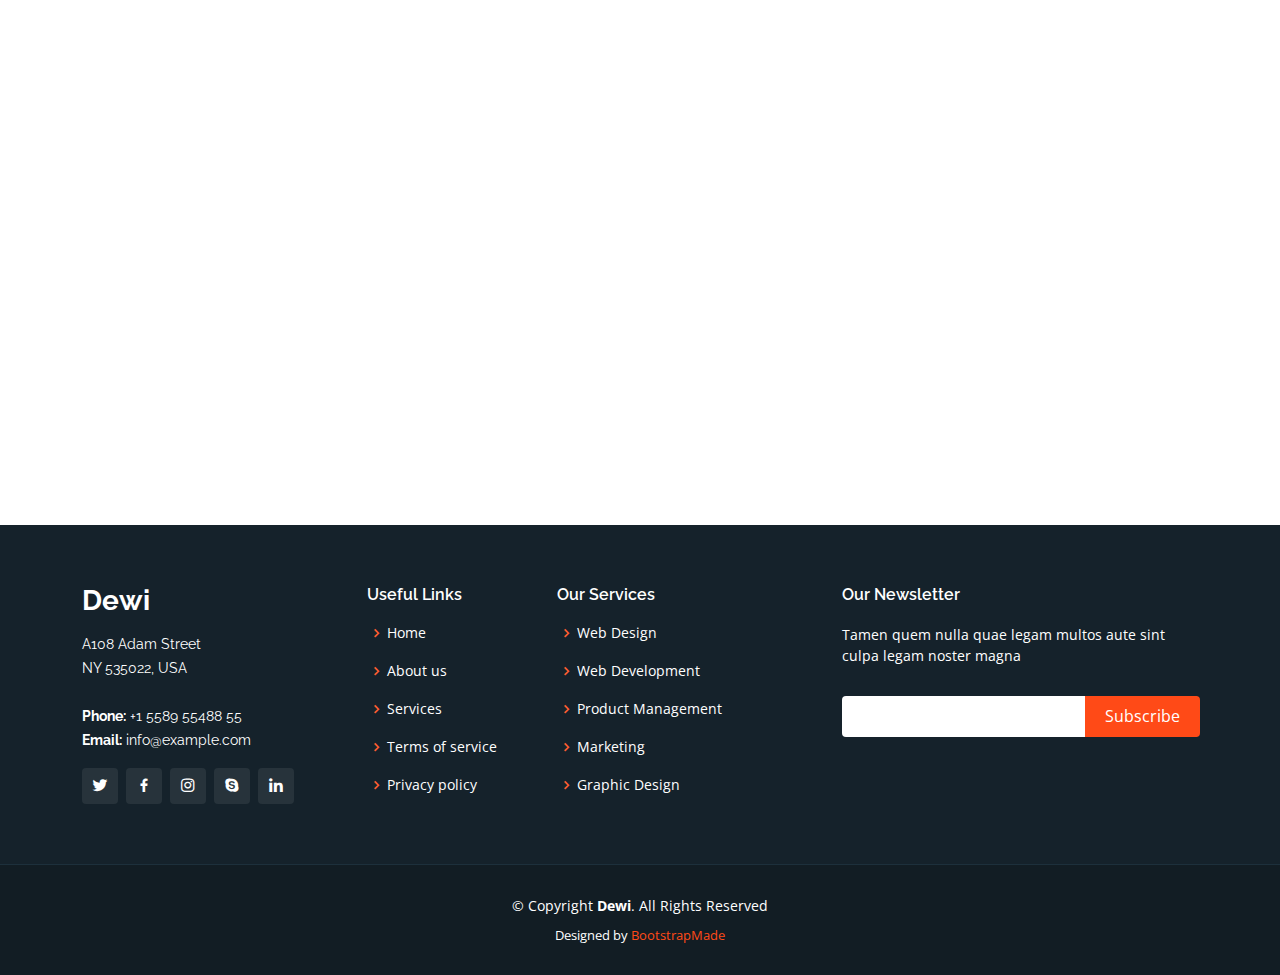
<file: Websites/corporate/Dewi/index.html>
<!DOCTYPE html>
<html lang="en">

<head>
  <meta charset="utf-8">
  <meta content="width=device-width, initial-scale=1.0" name="viewport">

  <title>Dewi Bootstrap Template - Index</title>
  <meta content="" name="description">
  <meta content="" name="keywords">

  <!-- Favicons -->
  <link href="assets/img/favicon.png" rel="icon">
  <link href="assets/img/apple-touch-icon.png" rel="apple-touch-icon">

  <!-- Google Fonts -->
  <link href="https://fonts.googleapis.com/css?family=Open+Sans:300,300i,400,400i,600,600i,700,700i|Raleway:300,300i,400,400i,500,500i,600,600i,700,700i|Poppins:300,300i,400,400i,500,500i,600,600i,700,700i" rel="stylesheet">

  <!-- Vendor CSS Files -->
  <link href="assets/vendor/aos/aos.css" rel="stylesheet">
  <link href="assets/vendor/bootstrap/css/bootstrap.min.css" rel="stylesheet">
  <link href="assets/vendor/bootstrap-icons/bootstrap-icons.css" rel="stylesheet">
  <link href="assets/vendor/boxicons/css/boxicons.min.css" rel="stylesheet">
  <link href="assets/vendor/glightbox/css/glightbox.min.css" rel="stylesheet">
  <link href="assets/vendor/remixicon/remixicon.css" rel="stylesheet">
  <link href="assets/vendor/swiper/swiper-bundle.min.css" rel="stylesheet">

  <!-- Template Main CSS File -->
  <link href="assets/css/style.css" rel="stylesheet">

  <!-- =======================================================
  * Template Name: Dewi - v4.3.0
  * Template URL: https://bootstrapmade.com/dewi-free-multi-purpose-html-template/
  * Author: BootstrapMade.com
  * License: https://bootstrapmade.com/license/
  ======================================================== -->
</head>

<body>

  <!-- ======= Header ======= -->
  <header id="header" class="fixed-top ">
    <div class="container d-flex align-items-center justify-content-between">

      <h1 class="logo"><a href="index.html">Dewi</a></h1>
      <!-- Uncomment below if you prefer to use an image logo -->
      <!-- <a href="index.html" class="logo"><img src="assets/img/logo.png" alt="" class="img-fluid"></a>-->

      <nav id="navbar" class="navbar">
        <ul>
          <li><a class="nav-link scrollto active" href="#hero">Home</a></li>
          <li><a class="nav-link scrollto" href="#about">About</a></li>
          <li><a class="nav-link scrollto" href="#services">Services</a></li>
          <li><a class="nav-link scrollto " href="#portfolio">Portfolio</a></li>
          <li><a class="nav-link scrollto" href="#team">Team</a></li>
          <li class="dropdown"><a href="#"><span>Drop Down</span> <i class="bi bi-chevron-down"></i></a>
            <ul>
              <li><a href="#">Drop Down 1</a></li>
              <li class="dropdown"><a href="#"><span>Deep Drop Down</span> <i class="bi bi-chevron-right"></i></a>
                <ul>
                  <li><a href="#">Deep Drop Down 1</a></li>
                  <li><a href="#">Deep Drop Down 2</a></li>
                  <li><a href="#">Deep Drop Down 3</a></li>
                  <li><a href="#">Deep Drop Down 4</a></li>
                  <li><a href="#">Deep Drop Down 5</a></li>
                </ul>
              </li>
              <li><a href="#">Drop Down 2</a></li>
              <li><a href="#">Drop Down 3</a></li>
              <li><a href="#">Drop Down 4</a></li>
            </ul>
          </li>
          <li><a class="nav-link scrollto" href="#contact">Contact</a></li>
          <li><a class="getstarted scrollto" href="#about">Get Started</a></li>
        </ul>
        <i class="bi bi-list mobile-nav-toggle"></i>
      </nav><!-- .navbar -->

    </div>
  </header><!-- End Header -->

  <!-- ======= Hero Section ======= -->
  <section id="hero">
    <div class="hero-container" data-aos="fade-up" data-aos-delay="150">
      <h1>Plan. Launch. Grow.</h1>
      <h2>We are team of talented designers making websites with Bootstrap</h2>
      <div class="d-flex">
        <a href="#about" class="btn-get-started scrollto">Get Started</a>
        <a href="https://www.youtube.com/watch?v=jDDaplaOz7Q" class="glightbox btn-watch-video"><i class="bi bi-play-circle"></i><span>Watch Video</span></a>
      </div>
    </div>
  </section><!-- End Hero -->

  <main id="main">

    <!-- ======= About Section ======= -->
    <section id="about" class="about">
      <div class="container" data-aos="fade-up">

        <div class="row justify-content-end">
          <div class="col-lg-11">
            <div class="row justify-content-end">

              <div class="col-lg-3 col-md-5 col-6 d-md-flex align-items-md-stretch">
                <div class="count-box">
                  <i class="bi bi-emoji-smile"></i>
                  <span data-purecounter-start="0" data-purecounter-end="125" data-purecounter-duration="1" class="purecounter"></span>
                  <p>Happy Clients</p>
                </div>
              </div>

              <div class="col-lg-3 col-md-5 col-6 d-md-flex align-items-md-stretch">
                <div class="count-box">
                  <i class="bi bi-journal-richtext"></i>
                  <span data-purecounter-start="0" data-purecounter-end="85" data-purecounter-duration="1" class="purecounter"></span>
                  <p>Projects</p>
                </div>
              </div>

              <div class="col-lg-3 col-md-5 col-6 d-md-flex align-items-md-stretch">
                <div class="count-box">
                  <i class="bi bi-clock"></i>
                  <span data-purecounter-start="0" data-purecounter-end="35" data-purecounter-duration="1" class="purecounter"></span>
                  <p>Years of experience</p>
                </div>
              </div>

              <div class="col-lg-3 col-md-5 col-6 d-md-flex align-items-md-stretch">
                <div class="count-box">
                  <i class="bi bi-award"></i>
                  <span data-purecounter-start="0" data-purecounter-end="48" data-purecounter-duration="1" class="purecounter"></span>
                  <p>Awards</p>
                </div>
              </div>

            </div>
          </div>
        </div>

        <div class="row">

          <div class="col-lg-6 video-box align-self-baseline" data-aos="zoom-in" data-aos-delay="100">
            <img src="assets/img/about.jpg" class="img-fluid" alt="">
            <a href="https://www.youtube.com/watch?v=jDDaplaOz7Q" class="glightbox play-btn mb-4"></a>
          </div>

          <div class="col-lg-6 pt-3 pt-lg-0 content">
            <h3>Voluptatem dignissimos provident quasi corporis voluptates sit assumenda.</h3>
            <p class="fst-italic">
              Lorem ipsum dolor sit amet, consectetur adipiscing elit, sed do eiusmod tempor incididunt ut labore et dolore
              magna aliqua.
            </p>
            <ul>
              <li><i class="bx bx-check-double"></i> Ullamco laboris nisi ut aliquip ex ea commodo consequat.</li>
              <li><i class="bx bx-check-double"></i> Duis aute irure dolor in reprehenderit in voluptate velit.</li>
              <li><i class="bx bx-check-double"></i> Voluptate repellendus pariatur reprehenderit corporis sint.</li>
              <li><i class="bx bx-check-double"></i> Ullamco laboris nisi ut aliquip ex ea commodo consequat. Duis aute irure dolor in reprehenderit in voluptate trideta storacalaperda mastiro dolore eu fugiat nulla pariatur.</li>
            </ul>
            <p>
              Ullamco laboris nisi ut aliquip ex ea commodo consequat. Duis aute irure dolor in reprehenderit in voluptate
              velit esse cillum dolore eu fugiat nulla pariatur. Excepteur sint occaecat cupidatat non proident, sunt in
              culpa qui officia deserunt mollit anim id est laborum
            </p>
          </div>

        </div>

      </div>
    </section><!-- End About Section -->

    <!-- ======= About Boxes Section ======= -->
    <section id="about-boxes" class="about-boxes">
      <div class="container" data-aos="fade-up">

        <div class="row">
          <div class="col-lg-4 col-md-6 d-flex align-items-stretch" data-aos="fade-up" data-aos-delay="100">
            <div class="card">
              <img src="assets/img/about-boxes-1.jpg" class="card-img-top" alt="...">
              <div class="card-icon">
                <i class="ri-brush-4-line"></i>
              </div>
              <div class="card-body">
                <h5 class="card-title"><a href="">Our Mission</a></h5>
                <p class="card-text">Lorem ipsum dolor sit amet, consectetur elit, sed do eiusmod tempor ut labore et dolore magna aliqua. Ut enim ad minim veniam, quis nostrud exercitation ullamco laboris nisi ut aliquip ex ea commodo consequat. </p>
              </div>
            </div>
          </div>
          <div class="col-lg-4 col-md-6 d-flex align-items-stretch" data-aos="fade-up" data-aos-delay="200">
            <div class="card">
              <img src="assets/img/about-boxes-2.jpg" class="card-img-top" alt="...">
              <div class="card-icon">
                <i class="ri-calendar-check-line"></i>
              </div>
              <div class="card-body">
                <h5 class="card-title"><a href="">Our Plan</a></h5>
                <p class="card-text">Sed ut perspiciatis unde omnis iste natus error sit voluptatem doloremque laudantium, totam rem aperiam, eaque ipsa quae ab illo inventore veritatis et quasi architecto beatae vitae dicta sunt explicabo. </p>
              </div>
            </div>
          </div>
          <div class="col-lg-4 col-md-6 d-flex align-items-stretch" data-aos="fade-up" data-aos-delay="300">
            <div class="card">
              <img src="assets/img/about-boxes-3.jpg" class="card-img-top" alt="...">
              <div class="card-icon">
                <i class="ri-movie-2-line"></i>
              </div>
              <div class="card-body">
                <h5 class="card-title"><a href="">Our Vision</a></h5>
                <p class="card-text">Nemo enim ipsam voluptatem quia voluptas sit aut odit aut fugit, sed quia magni dolores eos qui ratione voluptatem sequi nesciunt Neque porro quisquam est, qui dolorem ipsum quia dolor sit amet. </p>
              </div>
            </div>
          </div>
        </div>

      </div>
    </section><!-- End About Boxes Section -->

    <!-- ======= Clients Section ======= -->
    <section id="clients" class="clients">
      <div class="container" data-aos="zoom-in">

        <div class="row">

          <div class="col-lg-2 col-md-4 col-6 d-flex align-items-center justify-content-center">
            <img src="assets/img/clients/client-1.png" class="img-fluid" alt="">
          </div>

          <div class="col-lg-2 col-md-4 col-6 d-flex align-items-center justify-content-center">
            <img src="assets/img/clients/client-2.png" class="img-fluid" alt="">
          </div>

          <div class="col-lg-2 col-md-4 col-6 d-flex align-items-center justify-content-center">
            <img src="assets/img/clients/client-3.png" class="img-fluid" alt="">
          </div>

          <div class="col-lg-2 col-md-4 col-6 d-flex align-items-center justify-content-center">
            <img src="assets/img/clients/client-4.png" class="img-fluid" alt="">
          </div>

          <div class="col-lg-2 col-md-4 col-6 d-flex align-items-center justify-content-center">
            <img src="assets/img/clients/client-5.png" class="img-fluid" alt="">
          </div>

          <div class="col-lg-2 col-md-4 col-6 d-flex align-items-center justify-content-center">
            <img src="assets/img/clients/client-6.png" class="img-fluid" alt="">
          </div>

        </div>

      </div>
    </section><!-- End Clients Section -->

    <!-- ======= Features Section ======= -->
    <section id="features" class="features">
      <div class="container" data-aos="fade-up">

        <ul class="nav nav-tabs row d-flex">
          <li class="nav-item col-3">
            <a class="nav-link active show" data-bs-toggle="tab" href="#tab-1">
              <i class="ri-gps-line"></i>
              <h4 class="d-none d-lg-block">Modi sit est dela pireda nest</h4>
            </a>
          </li>
          <li class="nav-item col-3">
            <a class="nav-link" data-bs-toggle="tab" href="#tab-2">
              <i class="ri-body-scan-line"></i>
              <h4 class="d-none d-lg-block">Unde praesenti mara setra le</h4>
            </a>
          </li>
          <li class="nav-item col-3">
            <a class="nav-link" data-bs-toggle="tab" href="#tab-3">
              <i class="ri-sun-line"></i>
              <h4 class="d-none d-lg-block">Pariatur explica nitro dela</h4>
            </a>
          </li>
          <li class="nav-item col-3">
            <a class="nav-link" data-bs-toggle="tab" href="#tab-4">
              <i class="ri-store-line"></i>
              <h4 class="d-none d-lg-block">Nostrum qui dile node</h4>
            </a>
          </li>
        </ul>

        <div class="tab-content">
          <div class="tab-pane active show" id="tab-1">
            <div class="row">
              <div class="col-lg-6 order-2 order-lg-1 mt-3 mt-lg-0">
                <h3>Voluptatem dignissimos provident quasi corporis voluptates sit assumenda.</h3>
                <p class="fst-italic">
                  Lorem ipsum dolor sit amet, consectetur adipiscing elit, sed do eiusmod tempor incididunt ut labore et dolore
                  magna aliqua.
                </p>
                <ul>
                  <li><i class="ri-check-double-line"></i> Ullamco laboris nisi ut aliquip ex ea commodo consequat.</li>
                  <li><i class="ri-check-double-line"></i> Duis aute irure dolor in reprehenderit in voluptate velit.</li>
                  <li><i class="ri-check-double-line"></i> Ullamco laboris nisi ut aliquip ex ea commodo consequat. Duis aute irure dolor in reprehenderit in voluptate trideta storacalaperda mastiro dolore eu fugiat nulla pariatur.</li>
                </ul>
                <p>
                  Ullamco laboris nisi ut aliquip ex ea commodo consequat. Duis aute irure dolor in reprehenderit in voluptate
                  velit esse cillum dolore eu fugiat nulla pariatur. Excepteur sint occaecat cupidatat non proident, sunt in
                  culpa qui officia deserunt mollit anim id est laborum
                </p>
              </div>
              <div class="col-lg-6 order-1 order-lg-2 text-center">
                <img src="assets/img/features-1.png" alt="" class="img-fluid">
              </div>
            </div>
          </div>
          <div class="tab-pane" id="tab-2">
            <div class="row">
              <div class="col-lg-6 order-2 order-lg-1 mt-3 mt-lg-0">
                <h3>Neque exercitationem debitis soluta quos debitis quo mollitia officia est</h3>
                <p>
                  Ullamco laboris nisi ut aliquip ex ea commodo consequat. Duis aute irure dolor in reprehenderit in voluptate
                  velit esse cillum dolore eu fugiat nulla pariatur. Excepteur sint occaecat cupidatat non proident, sunt in
                  culpa qui officia deserunt mollit anim id est laborum
                </p>
                <p class="fst-italic">
                  Lorem ipsum dolor sit amet, consectetur adipiscing elit, sed do eiusmod tempor incididunt ut labore et dolore
                  magna aliqua.
                </p>
                <ul>
                  <li><i class="ri-check-double-line"></i> Ullamco laboris nisi ut aliquip ex ea commodo consequat.</li>
                  <li><i class="ri-check-double-line"></i> Duis aute irure dolor in reprehenderit in voluptate velit.</li>
                  <li><i class="ri-check-double-line"></i> Provident mollitia neque rerum asperiores dolores quos qui a. Ipsum neque dolor voluptate nisi sed.</li>
                  <li><i class="ri-check-double-line"></i> Ullamco laboris nisi ut aliquip ex ea commodo consequat. Duis aute irure dolor in reprehenderit in voluptate trideta storacalaperda mastiro dolore eu fugiat nulla pariatur.</li>
                </ul>
              </div>
              <div class="col-lg-6 order-1 order-lg-2 text-center">
                <img src="assets/img/features-2.png" alt="" class="img-fluid">
              </div>
            </div>
          </div>
          <div class="tab-pane" id="tab-3">
            <div class="row">
              <div class="col-lg-6 order-2 order-lg-1 mt-3 mt-lg-0">
                <h3>Voluptatibus commodi ut accusamus ea repudiandae ut autem dolor ut assumenda</h3>
                <p>
                  Ullamco laboris nisi ut aliquip ex ea commodo consequat. Duis aute irure dolor in reprehenderit in voluptate
                  velit esse cillum dolore eu fugiat nulla pariatur. Excepteur sint occaecat cupidatat non proident, sunt in
                  culpa qui officia deserunt mollit anim id est laborum
                </p>
                <ul>
                  <li><i class="ri-check-double-line"></i> Ullamco laboris nisi ut aliquip ex ea commodo consequat.</li>
                  <li><i class="ri-check-double-line"></i> Duis aute irure dolor in reprehenderit in voluptate velit.</li>
                  <li><i class="ri-check-double-line"></i> Provident mollitia neque rerum asperiores dolores quos qui a. Ipsum neque dolor voluptate nisi sed.</li>
                </ul>
                <p class="fst-italic">
                  Lorem ipsum dolor sit amet, consectetur adipiscing elit, sed do eiusmod tempor incididunt ut labore et dolore
                  magna aliqua.
                </p>
              </div>
              <div class="col-lg-6 order-1 order-lg-2 text-center">
                <img src="assets/img/features-3.png" alt="" class="img-fluid">
              </div>
            </div>
          </div>
          <div class="tab-pane" id="tab-4">
            <div class="row">
              <div class="col-lg-6 order-2 order-lg-1 mt-3 mt-lg-0">
                <h3>Omnis fugiat ea explicabo sunt dolorum asperiores sequi inventore rerum</h3>
                <p>
                  Ullamco laboris nisi ut aliquip ex ea commodo consequat. Duis aute irure dolor in reprehenderit in voluptate
                  velit esse cillum dolore eu fugiat nulla pariatur. Excepteur sint occaecat cupidatat non proident, sunt in
                  culpa qui officia deserunt mollit anim id est laborum
                </p>
                <p class="fst-italic">
                  Lorem ipsum dolor sit amet, consectetur adipiscing elit, sed do eiusmod tempor incididunt ut labore et dolore
                  magna aliqua.
                </p>
                <ul>
                  <li><i class="ri-check-double-line"></i> Ullamco laboris nisi ut aliquip ex ea commodo consequat.</li>
                  <li><i class="ri-check-double-line"></i> Duis aute irure dolor in reprehenderit in voluptate velit.</li>
                  <li><i class="ri-check-double-line"></i> Ullamco laboris nisi ut aliquip ex ea commodo consequat. Duis aute irure dolor in reprehenderit in voluptate trideta storacalaperda mastiro dolore eu fugiat nulla pariatur.</li>
                </ul>
              </div>
              <div class="col-lg-6 order-1 order-lg-2 text-center">
                <img src="assets/img/features-4.png" alt="" class="img-fluid">
              </div>
            </div>
          </div>
        </div>

      </div>
    </section><!-- End Features Section -->

    <!-- ======= Services Section ======= -->
    <section id="services" class="services section-bg">
      <div class="container" data-aos="fade-up">

        <div class="section-title">
          <h2>Services</h2>
          <p>Check our Services</p>
        </div>

        <div class="row" data-aos="fade-up" data-aos-delay="200">
          <div class="col-md-6">
            <div class="icon-box">
              <i class="bi bi-laptop"></i>
              <h4><a href="#">Lorem Ipsum</a></h4>
              <p>Voluptatum deleniti atque corrupti quos dolores et quas molestias excepturi sint occaecati cupiditate non provident</p>
            </div>
          </div>
          <div class="col-md-6 mt-4 mt-md-0">
            <div class="icon-box">
              <i class="bi bi-bar-chart"></i>
              <h4><a href="#">Dolor Sitema</a></h4>
              <p>Minim veniam, quis nostrud exercitation ullamco laboris nisi ut aliquip ex ea commodo consequat tarad limino ata</p>
            </div>
          </div>
          <div class="col-md-6 mt-4 mt-md-0">
            <div class="icon-box">
              <i class="bi bi-brightness-high"></i>
              <h4><a href="#">Sed ut perspiciatis</a></h4>
              <p>Duis aute irure dolor in reprehenderit in voluptate velit esse cillum dolore eu fugiat nulla pariatur</p>
            </div>
          </div>
          <div class="col-md-6 mt-4 mt-md-0">
            <div class="icon-box">
              <i class="bi bi-briefcase"></i>
              <h4><a href="#">Nemo Enim</a></h4>
              <p>Excepteur sint occaecat cupidatat non proident, sunt in culpa qui officia deserunt mollit anim id est laborum</p>
            </div>
          </div>
          <div class="col-md-6 mt-4 mt-md-0">
            <div class="icon-box">
              <i class="bi bi-card-checklist"></i>
              <h4><a href="#">Magni Dolore</a></h4>
              <p>At vero eos et accusamus et iusto odio dignissimos ducimus qui blanditiis praesentium voluptatum deleniti atque</p>
            </div>
          </div>
          <div class="col-md-6 mt-4 mt-md-0">
            <div class="icon-box">
              <i class="bi bi-clock"></i>
              <h4><a href="#">Eiusmod Tempor</a></h4>
              <p>Et harum quidem rerum facilis est et expedita distinctio. Nam libero tempore, cum soluta nobis est eligendi</p>
            </div>
          </div>
        </div>

      </div>
    </section><!-- End Services Section -->

    <!-- ======= Testimonials Section ======= -->
    <section id="testimonials" class="testimonials">
      <div class="container" data-aos="zoom-in">

        <div class="testimonials-slider swiper-container" data-aos="fade-up" data-aos-delay="100">
          <div class="swiper-wrapper">

            <div class="swiper-slide">
              <div class="testimonial-item">
                <img src="assets/img/testimonials/testimonials-1.jpg" class="testimonial-img" alt="">
                <h3>Saul Goodman</h3>
                <h4>Ceo &amp; Founder</h4>
                <p>
                  <i class="bx bxs-quote-alt-left quote-icon-left"></i>
                  Proin iaculis purus consequat sem cure digni ssim donec porttitora entum suscipit rhoncus. Accusantium quam, ultricies eget id, aliquam eget nibh et. Maecen aliquam, risus at semper.
                  <i class="bx bxs-quote-alt-right quote-icon-right"></i>
                </p>
              </div>
            </div><!-- End testimonial item -->

            <div class="swiper-slide">
              <div class="testimonial-item">
                <img src="assets/img/testimonials/testimonials-2.jpg" class="testimonial-img" alt="">
                <h3>Sara Wilsson</h3>
                <h4>Designer</h4>
                <p>
                  <i class="bx bxs-quote-alt-left quote-icon-left"></i>
                  Export tempor illum tamen malis malis eram quae irure esse labore quem cillum quid cillum eram malis quorum velit fore eram velit sunt aliqua noster fugiat irure amet legam anim culpa.
                  <i class="bx bxs-quote-alt-right quote-icon-right"></i>
                </p>
              </div>
            </div><!-- End testimonial item -->

            <div class="swiper-slide">
              <div class="testimonial-item">
                <img src="assets/img/testimonials/testimonials-3.jpg" class="testimonial-img" alt="">
                <h3>Jena Karlis</h3>
                <h4>Store Owner</h4>
                <p>
                  <i class="bx bxs-quote-alt-left quote-icon-left"></i>
                  Enim nisi quem export duis labore cillum quae magna enim sint quorum nulla quem veniam duis minim tempor labore quem eram duis noster aute amet eram fore quis sint minim.
                  <i class="bx bxs-quote-alt-right quote-icon-right"></i>
                </p>
              </div>
            </div><!-- End testimonial item -->

            <div class="swiper-slide">
              <div class="testimonial-item">
                <img src="assets/img/testimonials/testimonials-4.jpg" class="testimonial-img" alt="">
                <h3>Matt Brandon</h3>
                <h4>Freelancer</h4>
                <p>
                  <i class="bx bxs-quote-alt-left quote-icon-left"></i>
                  Fugiat enim eram quae cillum dolore dolor amet nulla culpa multos export minim fugiat minim velit minim dolor enim duis veniam ipsum anim magna sunt elit fore quem dolore labore illum veniam.
                  <i class="bx bxs-quote-alt-right quote-icon-right"></i>
                </p>
              </div>
            </div><!-- End testimonial item -->

            <div class="swiper-slide">
              <div class="testimonial-item">
                <img src="assets/img/testimonials/testimonials-5.jpg" class="testimonial-img" alt="">
                <h3>John Larson</h3>
                <h4>Entrepreneur</h4>
                <p>
                  <i class="bx bxs-quote-alt-left quote-icon-left"></i>
                  Quis quorum aliqua sint quem legam fore sunt eram irure aliqua veniam tempor noster veniam enim culpa labore duis sunt culpa nulla illum cillum fugiat legam esse veniam culpa fore nisi cillum quid.
                  <i class="bx bxs-quote-alt-right quote-icon-right"></i>
                </p>
              </div>
            </div><!-- End testimonial item -->

          </div>
          <div class="swiper-pagination"></div>
        </div>

      </div>
    </section><!-- End Testimonials Section -->

    <!-- ======= Portfolio Section ======= -->
    <section id="portfolio" class="portfolio">
      <div class="container" data-aos="fade-up">

        <div class="section-title">
          <h2>Portfolio</h2>
          <p>Check our Portfolio</p>
        </div>

        <div class="row" data-aos="fade-up" data-aos-delay="100">
          <div class="col-lg-12 d-flex justify-content-center">
            <ul id="portfolio-flters">
              <li data-filter="*" class="filter-active">All</li>
              <li data-filter=".filter-app">App</li>
              <li data-filter=".filter-card">Card</li>
              <li data-filter=".filter-web">Web</li>
            </ul>
          </div>
        </div>

        <div class="row portfolio-container" data-aos="fade-up" data-aos-delay="200">

          <div class="col-lg-4 col-md-6 portfolio-item filter-app">
            <img src="assets/img/portfolio/portfolio-1.jpg" class="img-fluid" alt="">
            <div class="portfolio-info">
              <h4>App 1</h4>
              <p>App</p>
              <a href="assets/img/portfolio/portfolio-1.jpg" data-gallery="portfolioGallery" class="portfolio-lightbox preview-link" title="App 1"><i class="bx bx-plus"></i></a>
              <a href="portfolio-details.html" class="details-link" title="More Details"><i class="bx bx-link"></i></a>
            </div>
          </div>

          <div class="col-lg-4 col-md-6 portfolio-item filter-web">
            <img src="assets/img/portfolio/portfolio-2.jpg" class="img-fluid" alt="">
            <div class="portfolio-info">
              <h4>Web 3</h4>
              <p>Web</p>
              <a href="assets/img/portfolio/portfolio-2.jpg" data-gallery="portfolioGallery" class="portfolio-lightbox preview-link" title="Web 3"><i class="bx bx-plus"></i></a>
              <a href="portfolio-details.html" class="details-link" title="More Details"><i class="bx bx-link"></i></a>
            </div>
          </div>

          <div class="col-lg-4 col-md-6 portfolio-item filter-app">
            <img src="assets/img/portfolio/portfolio-3.jpg" class="img-fluid" alt="">
            <div class="portfolio-info">
              <h4>App 2</h4>
              <p>App</p>
              <a href="assets/img/portfolio/portfolio-3.jpg" data-gallery="portfolioGallery" class="portfolio-lightbox preview-link" title="App 2"><i class="bx bx-plus"></i></a>
              <a href="portfolio-details.html" class="details-link" title="More Details"><i class="bx bx-link"></i></a>
            </div>
          </div>

          <div class="col-lg-4 col-md-6 portfolio-item filter-card">
            <img src="assets/img/portfolio/portfolio-4.jpg" class="img-fluid" alt="">
            <div class="portfolio-info">
              <h4>Card 2</h4>
              <p>Card</p>
              <a href="assets/img/portfolio/portfolio-4.jpg" data-gallery="portfolioGallery" class="portfolio-lightbox preview-link" title="Card 2"><i class="bx bx-plus"></i></a>
              <a href="portfolio-details.html" class="details-link" title="More Details"><i class="bx bx-link"></i></a>
            </div>
          </div>

          <div class="col-lg-4 col-md-6 portfolio-item filter-web">
            <img src="assets/img/portfolio/portfolio-5.jpg" class="img-fluid" alt="">
            <div class="portfolio-info">
              <h4>Web 2</h4>
              <p>Web</p>
              <a href="assets/img/portfolio/portfolio-5.jpg" data-gallery="portfolioGallery" class="portfolio-lightbox preview-link" title="Web 2"><i class="bx bx-plus"></i></a>
              <a href="portfolio-details.html" class="details-link" title="More Details"><i class="bx bx-link"></i></a>
            </div>
          </div>

          <div class="col-lg-4 col-md-6 portfolio-item filter-app">
            <img src="assets/img/portfolio/portfolio-6.jpg" class="img-fluid" alt="">
            <div class="portfolio-info">
              <h4>App 3</h4>
              <p>App</p>
              <a href="assets/img/portfolio/portfolio-6.jpg" data-gallery="portfolioGallery" class="portfolio-lightbox preview-link" title="App 3"><i class="bx bx-plus"></i></a>
              <a href="portfolio-details.html" class="details-link" title="More Details"><i class="bx bx-link"></i></a>
            </div>
          </div>

          <div class="col-lg-4 col-md-6 portfolio-item filter-card">
            <img src="assets/img/portfolio/portfolio-7.jpg" class="img-fluid" alt="">
            <div class="portfolio-info">
              <h4>Card 1</h4>
              <p>Card</p>
              <a href="assets/img/portfolio/portfolio-7.jpg" data-gallery="portfolioGallery" class="portfolio-lightbox preview-link" title="Card 1"><i class="bx bx-plus"></i></a>
              <a href="portfolio-details.html" class="details-link" title="More Details"><i class="bx bx-link"></i></a>
            </div>
          </div>

          <div class="col-lg-4 col-md-6 portfolio-item filter-card">
            <img src="assets/img/portfolio/portfolio-8.jpg" class="img-fluid" alt="">
            <div class="portfolio-info">
              <h4>Card 3</h4>
              <p>Card</p>
              <a href="assets/img/portfolio/portfolio-8.jpg" data-gallery="portfolioGallery" class="portfolio-lightbox preview-link" title="Card 3"><i class="bx bx-plus"></i></a>
              <a href="portfolio-details.html" class="details-link" title="More Details"><i class="bx bx-link"></i></a>
            </div>
          </div>

          <div class="col-lg-4 col-md-6 portfolio-item filter-web">
            <img src="assets/img/portfolio/portfolio-9.jpg" class="img-fluid" alt="">
            <div class="portfolio-info">
              <h4>Web 3</h4>
              <p>Web</p>
              <a href="assets/img/portfolio/portfolio-9.jpg" data-gallery="portfolioGallery" class="portfolio-lightbox preview-link" title="Web 3"><i class="bx bx-plus"></i></a>
              <a href="portfolio-details.html" class="details-link" title="More Details"><i class="bx bx-link"></i></a>
            </div>
          </div>

        </div>

      </div>
    </section><!-- End Portfolio Section -->

    <!-- ======= Team Section ======= -->
    <section id="team" class="team section-bg">
      <div class="container" data-aos="fade-up">

        <div class="section-title">
          <h2>Team</h2>
          <p>Check our Team</p>
        </div>

        <div class="row">

          <div class="col-lg-4 col-md-6">
            <div class="member" data-aos="fade-up" data-aos-delay="100">
              <div class="pic"><img src="assets/img/team/team-1.jpg" class="img-fluid" alt=""></div>
              <div class="member-info">
                <h4>Walter White</h4>
                <span>Chief Executive Officer</span>
                <div class="social">
                  <a href=""><i class="bi bi-twitter"></i></a>
                  <a href=""><i class="bi bi-facebook"></i></a>
                  <a href=""><i class="bi bi-instagram"></i></a>
                  <a href=""><i class="bi bi-linkedin"></i></a>
                </div>
              </div>
            </div>
          </div>

          <div class="col-lg-4 col-md-6" data-aos="fade-up" data-aos-delay="200">
            <div class="member">
              <div class="pic"><img src="assets/img/team/team-2.jpg" class="img-fluid" alt=""></div>
              <div class="member-info">
                <h4>Sarah Jhonson</h4>
                <span>Product Manager</span>
                <div class="social">
                  <a href=""><i class="bi bi-twitter"></i></a>
                  <a href=""><i class="bi bi-facebook"></i></a>
                  <a href=""><i class="bi bi-instagram"></i></a>
                  <a href=""><i class="bi bi-linkedin"></i></a>
                </div>
              </div>
            </div>
          </div>

          <div class="col-lg-4 col-md-6" data-aos="fade-up" data-aos-delay="300">
            <div class="member">
              <div class="pic"><img src="assets/img/team/team-3.jpg" class="img-fluid" alt=""></div>
              <div class="member-info">
                <h4>William Anderson</h4>
                <span>CTO</span>
                <div class="social">
                  <a href=""><i class="bi bi-twitter"></i></a>
                  <a href=""><i class="bi bi-facebook"></i></a>
                  <a href=""><i class="bi bi-instagram"></i></a>
                  <a href=""><i class="bi bi-linkedin"></i></a>
                </div>
              </div>
            </div>
          </div>

        </div>

      </div>
    </section><!-- End Team Section -->

    <!-- ======= Contact Section ======= -->
    <section id="contact" class="contact">
      <div class="container" data-aos="fade-up"">

    <div class=" section-title">
        <h2>Contact</h2>
        <p>Contact Us</p>
      </div>

      <div class="row">

        <div class="col-lg-6">

          <div class="row">
            <div class="col-md-12">
              <div class="info-box">
                <i class="bx bx-map"></i>
                <h3>Our Address</h3>
                <p>A108 Adam Street, New York, NY 535022</p>
              </div>
            </div>
            <div class="col-md-6">
              <div class="info-box mt-4">
                <i class="bx bx-envelope"></i>
                <h3>Email Us</h3>
                <p>info@example.com<br>contact@example.com</p>
              </div>
            </div>
            <div class="col-md-6">
              <div class="info-box mt-4">
                <i class="bx bx-phone-call"></i>
                <h3>Call Us</h3>
                <p>+1 5589 55488 55<br>+1 6678 254445 41</p>
              </div>
            </div>
          </div>

        </div>

        <div class="col-lg-6 mt-4 mt-lg-0">
          <form action="forms/contact.php" method="post" role="form" class="php-email-form">
            <div class="row">
              <div class="col-md-6 form-group">
                <input type="text" name="name" class="form-control" id="name" placeholder="Your Name" required>
              </div>
              <div class="col-md-6 form-group mt-3 mt-md-0">
                <input type="email" class="form-control" name="email" id="email" placeholder="Your Email" required>
              </div>
            </div>
            <div class="form-group mt-3">
              <input type="text" class="form-control" name="subject" id="subject" placeholder="Subject" required>
            </div>
            <div class="form-group mt-3">
              <textarea class="form-control" name="message" rows="5" placeholder="Message" required></textarea>
            </div>
            <div class="my-3">
              <div class="loading">Loading</div>
              <div class="error-message"></div>
              <div class="sent-message">Your message has been sent. Thank you!</div>
            </div>
            <div class="text-center"><button type="submit">Send Message</button></div>
          </form>
        </div>

      </div>

      </div>
    </section><!-- End Contact Section -->

  </main><!-- End #main -->

  <!-- ======= Footer ======= -->
  <footer id="footer">
    <div class="footer-top">
      <div class="container">
        <div class="row">

          <div class="col-lg-3 col-md-6">
            <div class="footer-info">
              <h3>Dewi</h3>
              <p>
                A108 Adam Street <br>
                NY 535022, USA<br><br>
                <strong>Phone:</strong> +1 5589 55488 55<br>
                <strong>Email:</strong> info@example.com<br>
              </p>
              <div class="social-links mt-3">
                <a href="#" class="twitter"><i class="bx bxl-twitter"></i></a>
                <a href="#" class="facebook"><i class="bx bxl-facebook"></i></a>
                <a href="#" class="instagram"><i class="bx bxl-instagram"></i></a>
                <a href="#" class="google-plus"><i class="bx bxl-skype"></i></a>
                <a href="#" class="linkedin"><i class="bx bxl-linkedin"></i></a>
              </div>
            </div>
          </div>

          <div class="col-lg-2 col-md-6 footer-links">
            <h4>Useful Links</h4>
            <ul>
              <li><i class="bx bx-chevron-right"></i> <a href="#">Home</a></li>
              <li><i class="bx bx-chevron-right"></i> <a href="#">About us</a></li>
              <li><i class="bx bx-chevron-right"></i> <a href="#">Services</a></li>
              <li><i class="bx bx-chevron-right"></i> <a href="#">Terms of service</a></li>
              <li><i class="bx bx-chevron-right"></i> <a href="#">Privacy policy</a></li>
            </ul>
          </div>

          <div class="col-lg-3 col-md-6 footer-links">
            <h4>Our Services</h4>
            <ul>
              <li><i class="bx bx-chevron-right"></i> <a href="#">Web Design</a></li>
              <li><i class="bx bx-chevron-right"></i> <a href="#">Web Development</a></li>
              <li><i class="bx bx-chevron-right"></i> <a href="#">Product Management</a></li>
              <li><i class="bx bx-chevron-right"></i> <a href="#">Marketing</a></li>
              <li><i class="bx bx-chevron-right"></i> <a href="#">Graphic Design</a></li>
            </ul>
          </div>

          <div class="col-lg-4 col-md-6 footer-newsletter">
            <h4>Our Newsletter</h4>
            <p>Tamen quem nulla quae legam multos aute sint culpa legam noster magna</p>
            <form action="" method="post">
              <input type="email" name="email"><input type="submit" value="Subscribe">
            </form>

          </div>

        </div>
      </div>
    </div>

    <div class="container">
      <div class="copyright">
        &copy; Copyright <strong><span>Dewi</span></strong>. All Rights Reserved
      </div>
      <div class="credits">
        <!-- All the links in the footer should remain intact. -->
        <!-- You can delete the links only if you purchased the pro version. -->
        <!-- Licensing information: https://bootstrapmade.com/license/ -->
        <!-- Purchase the pro version with working PHP/AJAX contact form: https://bootstrapmade.com/dewi-free-multi-purpose-html-template/ -->
        Designed by <a href="https://bootstrapmade.com/">BootstrapMade</a>
      </div>
    </div>
  </footer><!-- End Footer -->

  <div id="preloader"></div>
  <a href="#" class="back-to-top d-flex align-items-center justify-content-center"><i class="bi bi-arrow-up-short"></i></a>

  <!-- Vendor JS Files -->
  <script src="assets/vendor/aos/aos.js"></script>
  <script src="assets/vendor/bootstrap/js/bootstrap.bundle.min.js"></script>
  <script src="assets/vendor/glightbox/js/glightbox.min.js"></script>
  <script src="assets/vendor/isotope-layout/isotope.pkgd.min.js"></script>
  <script src="assets/vendor/php-email-form/validate.js"></script>
  <script src="assets/vendor/purecounter/purecounter.js"></script>
  <script src="assets/vendor/swiper/swiper-bundle.min.js"></script>

  <!-- Template Main JS File -->
  <script src="assets/js/main.js"></script>

</body>

</html>
</file>
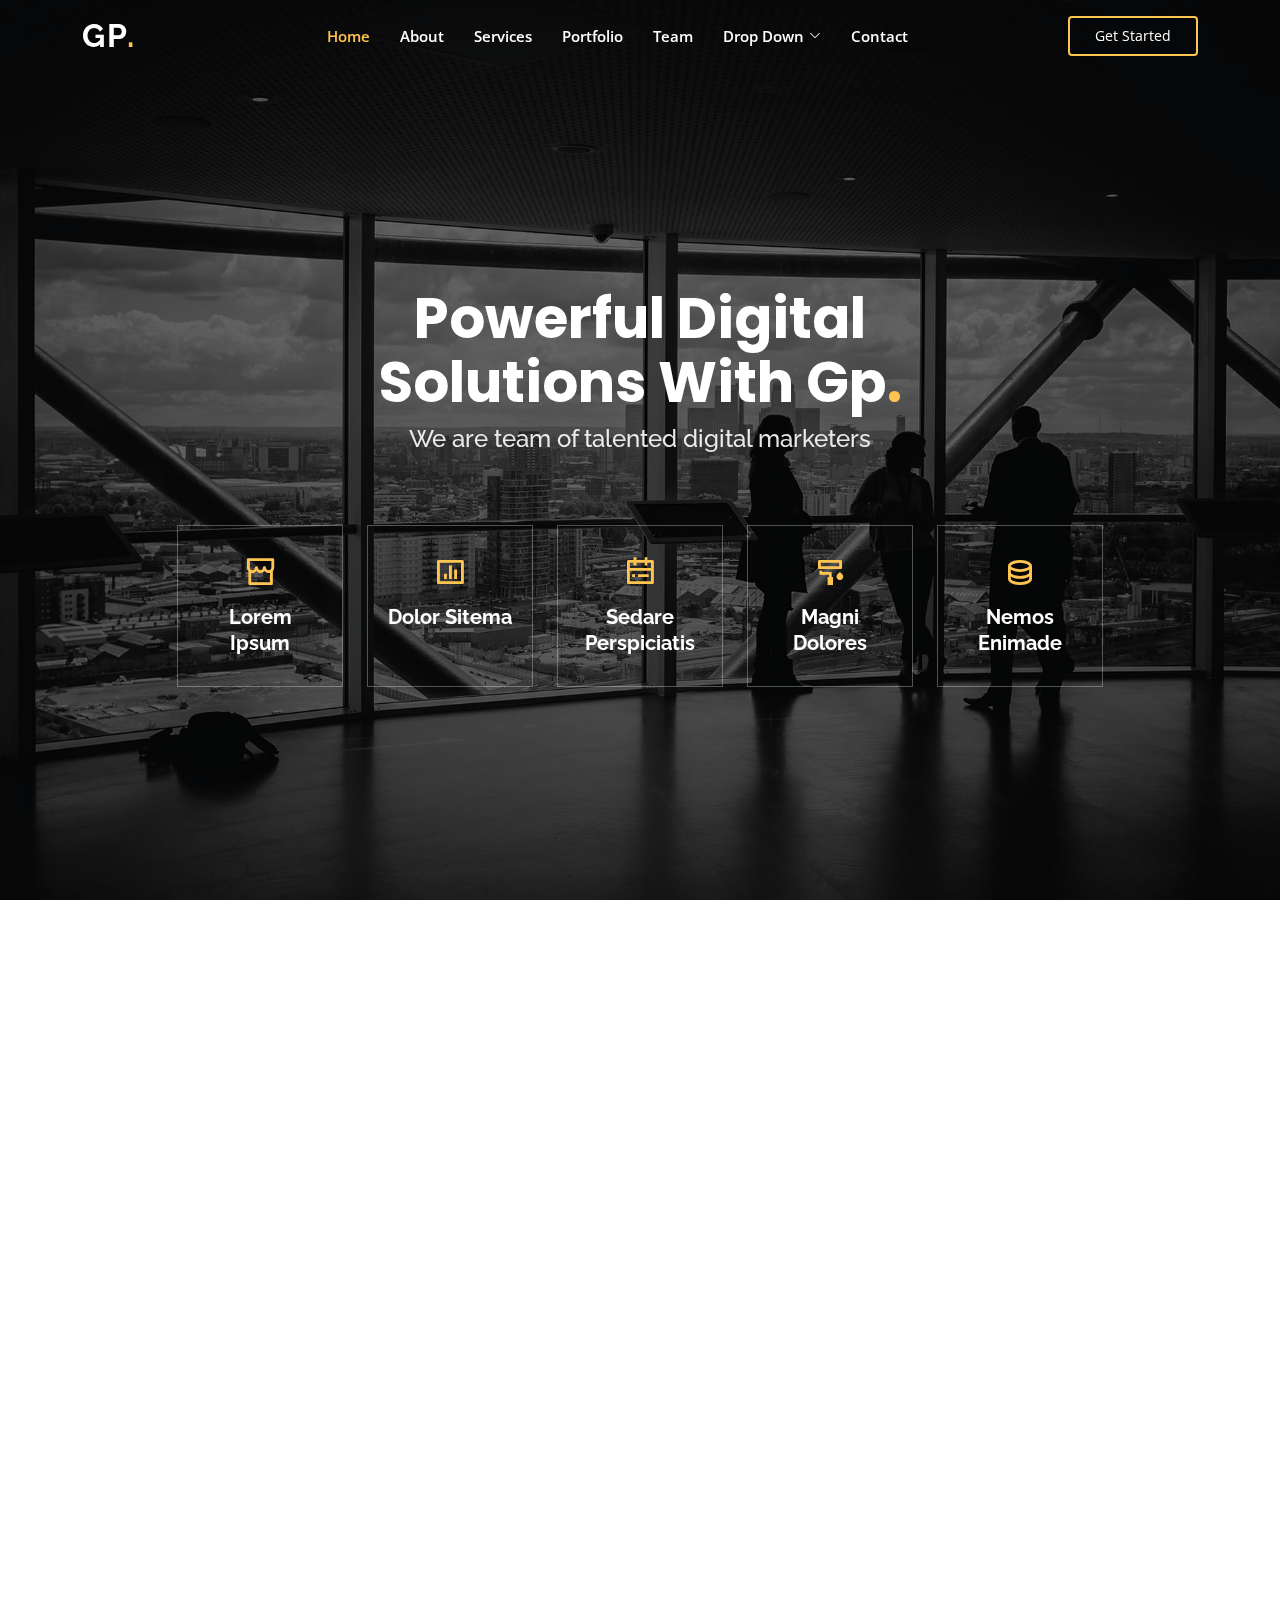
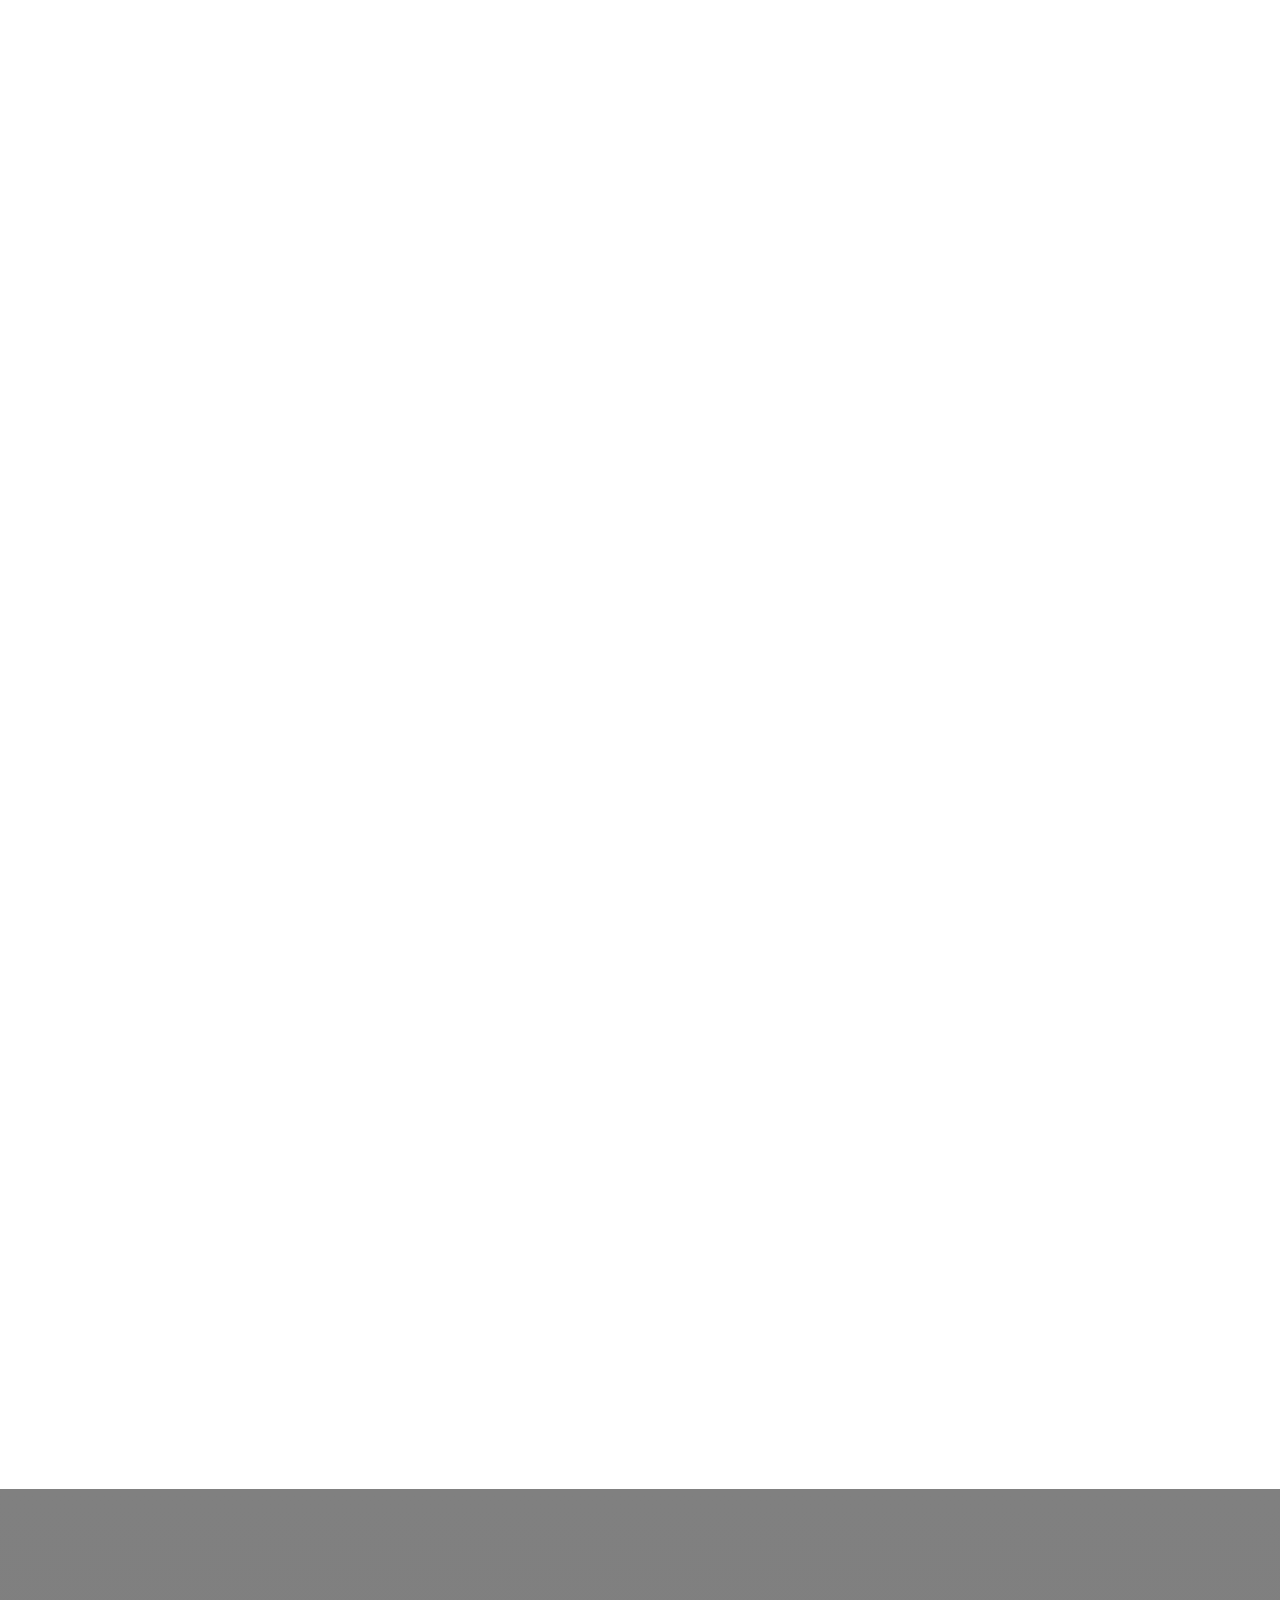
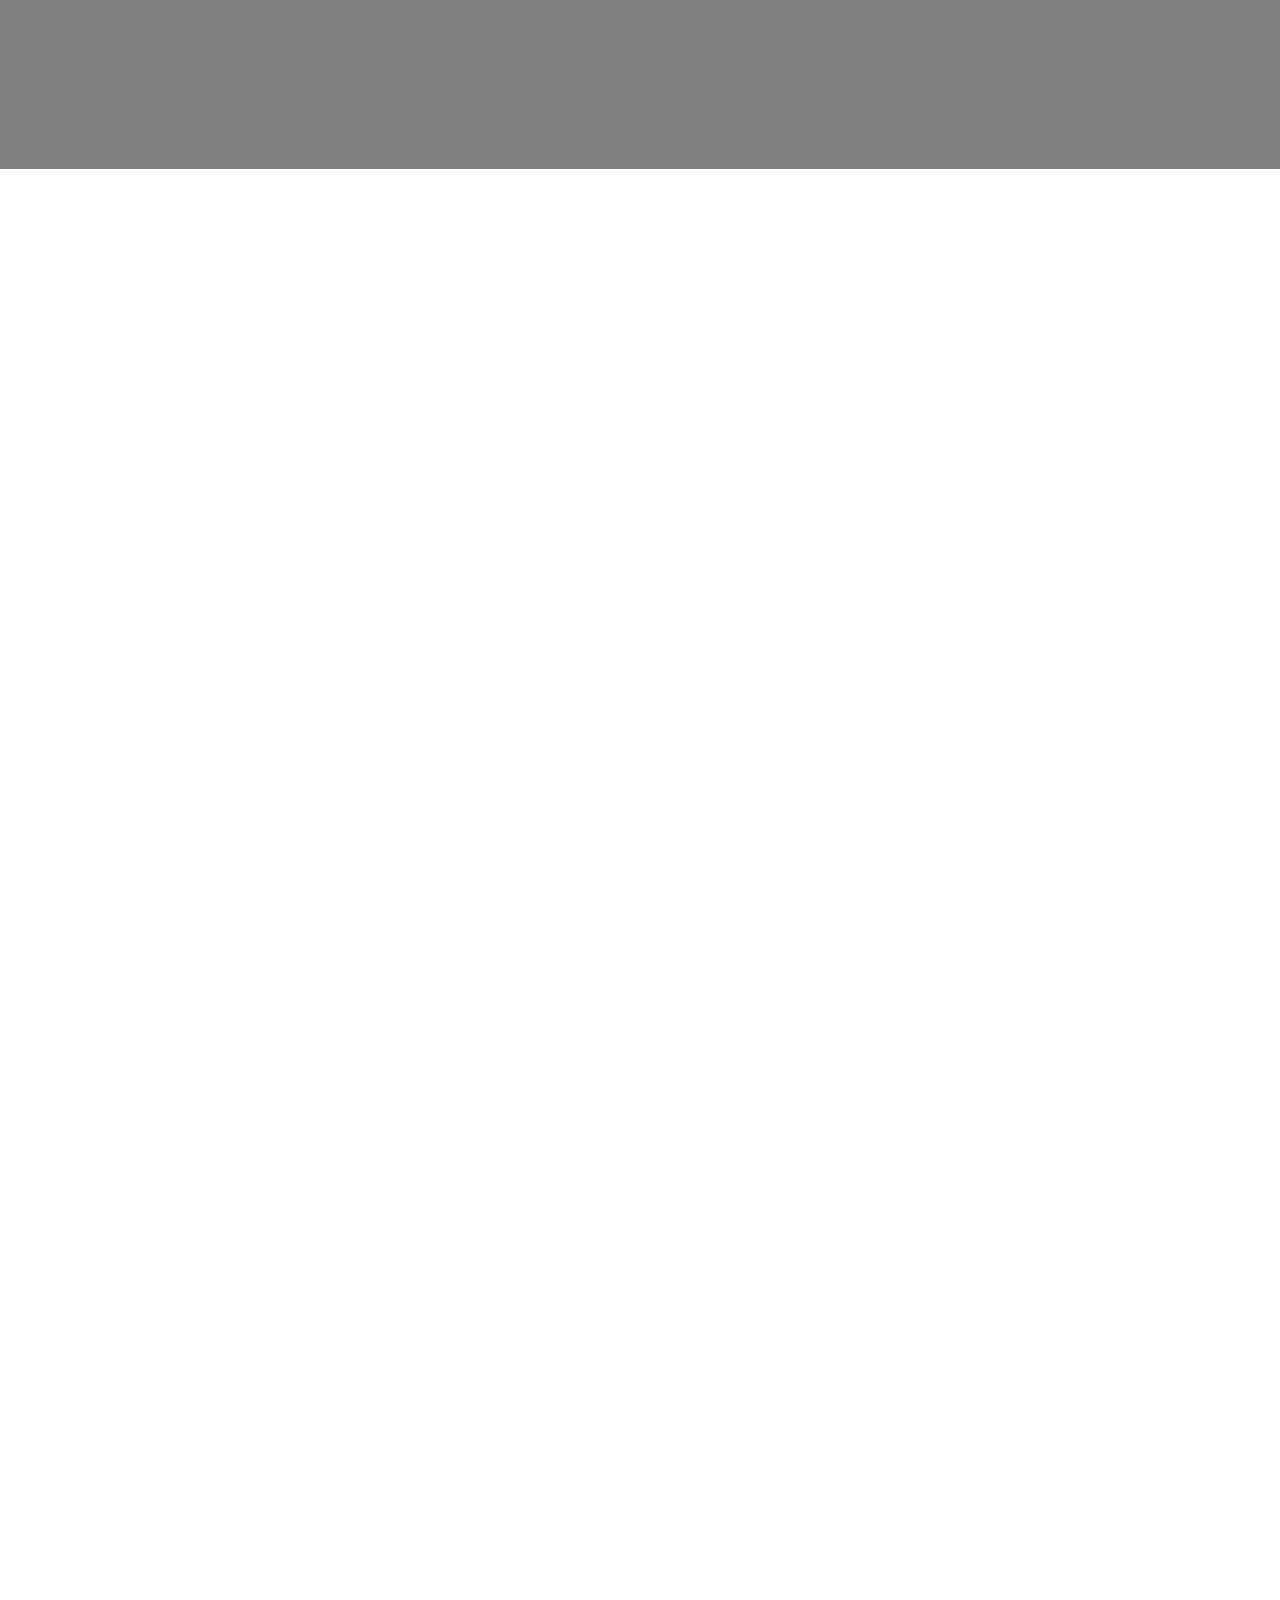
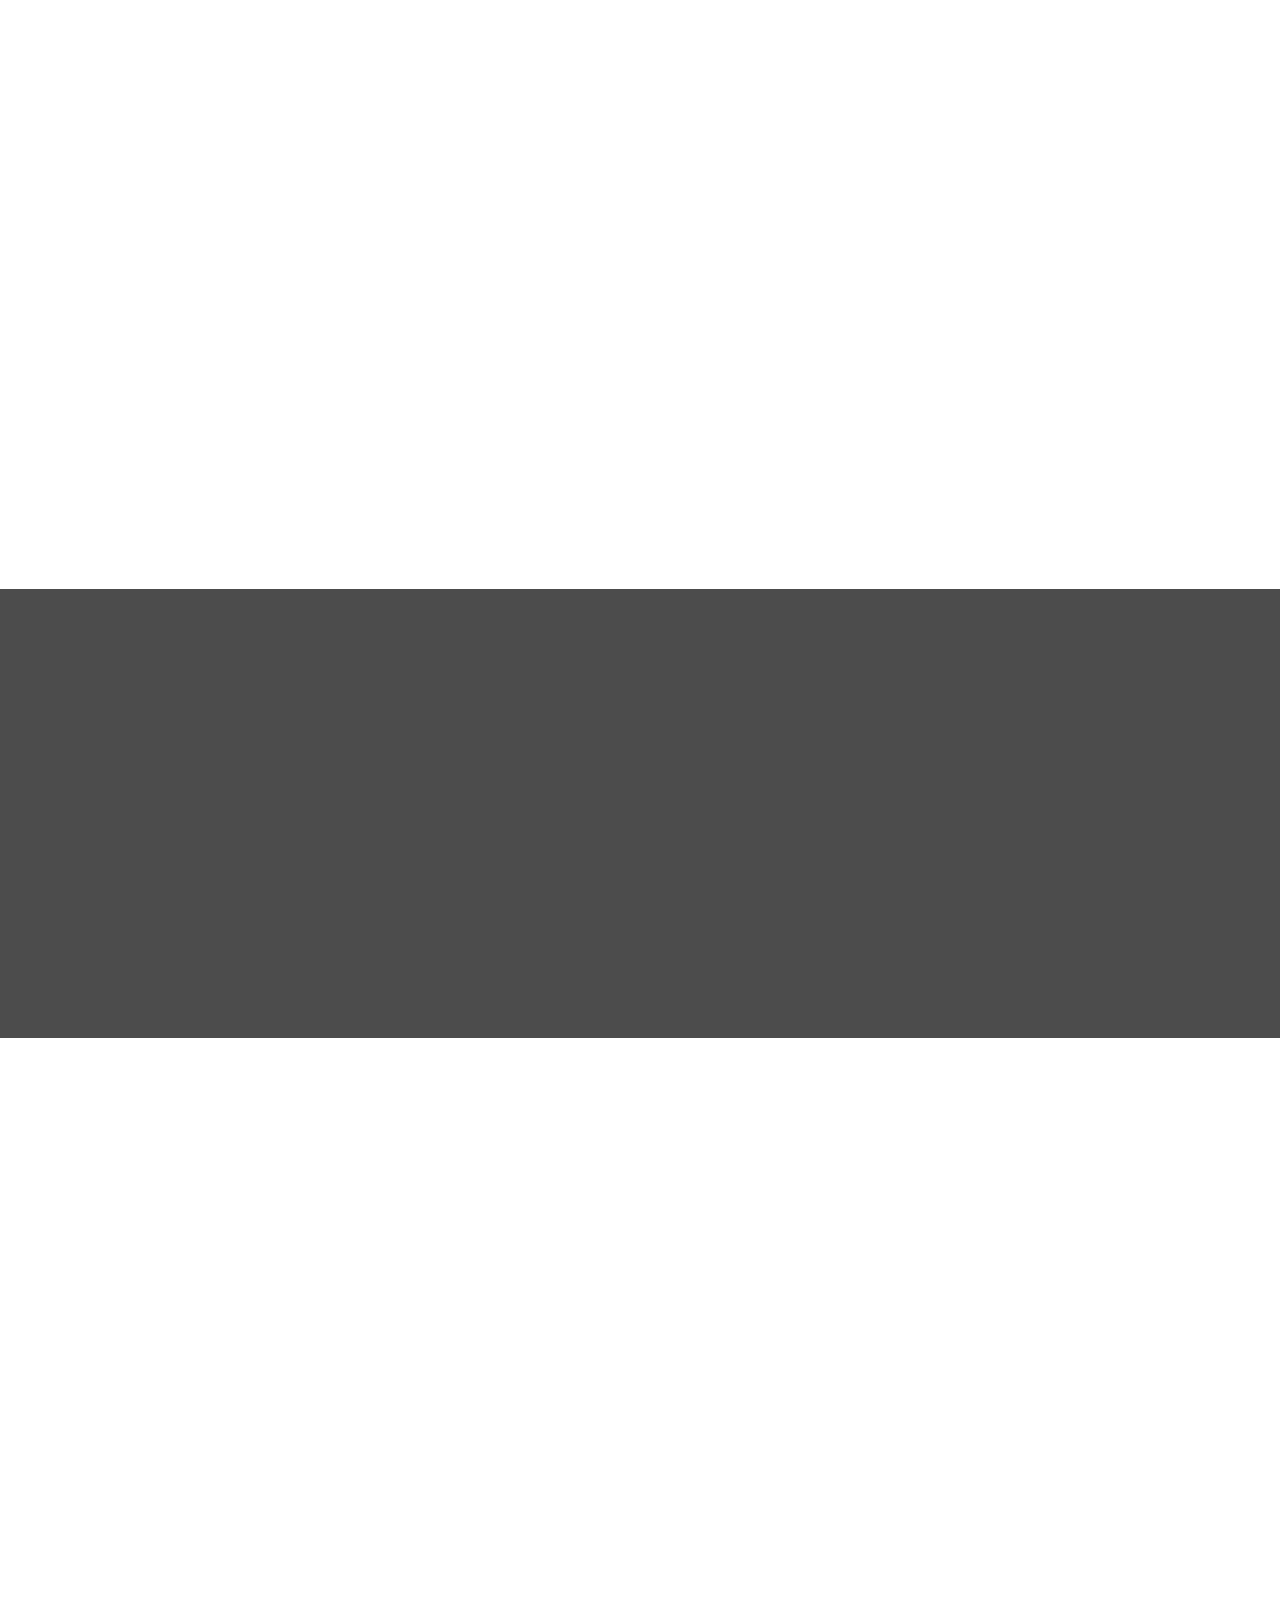
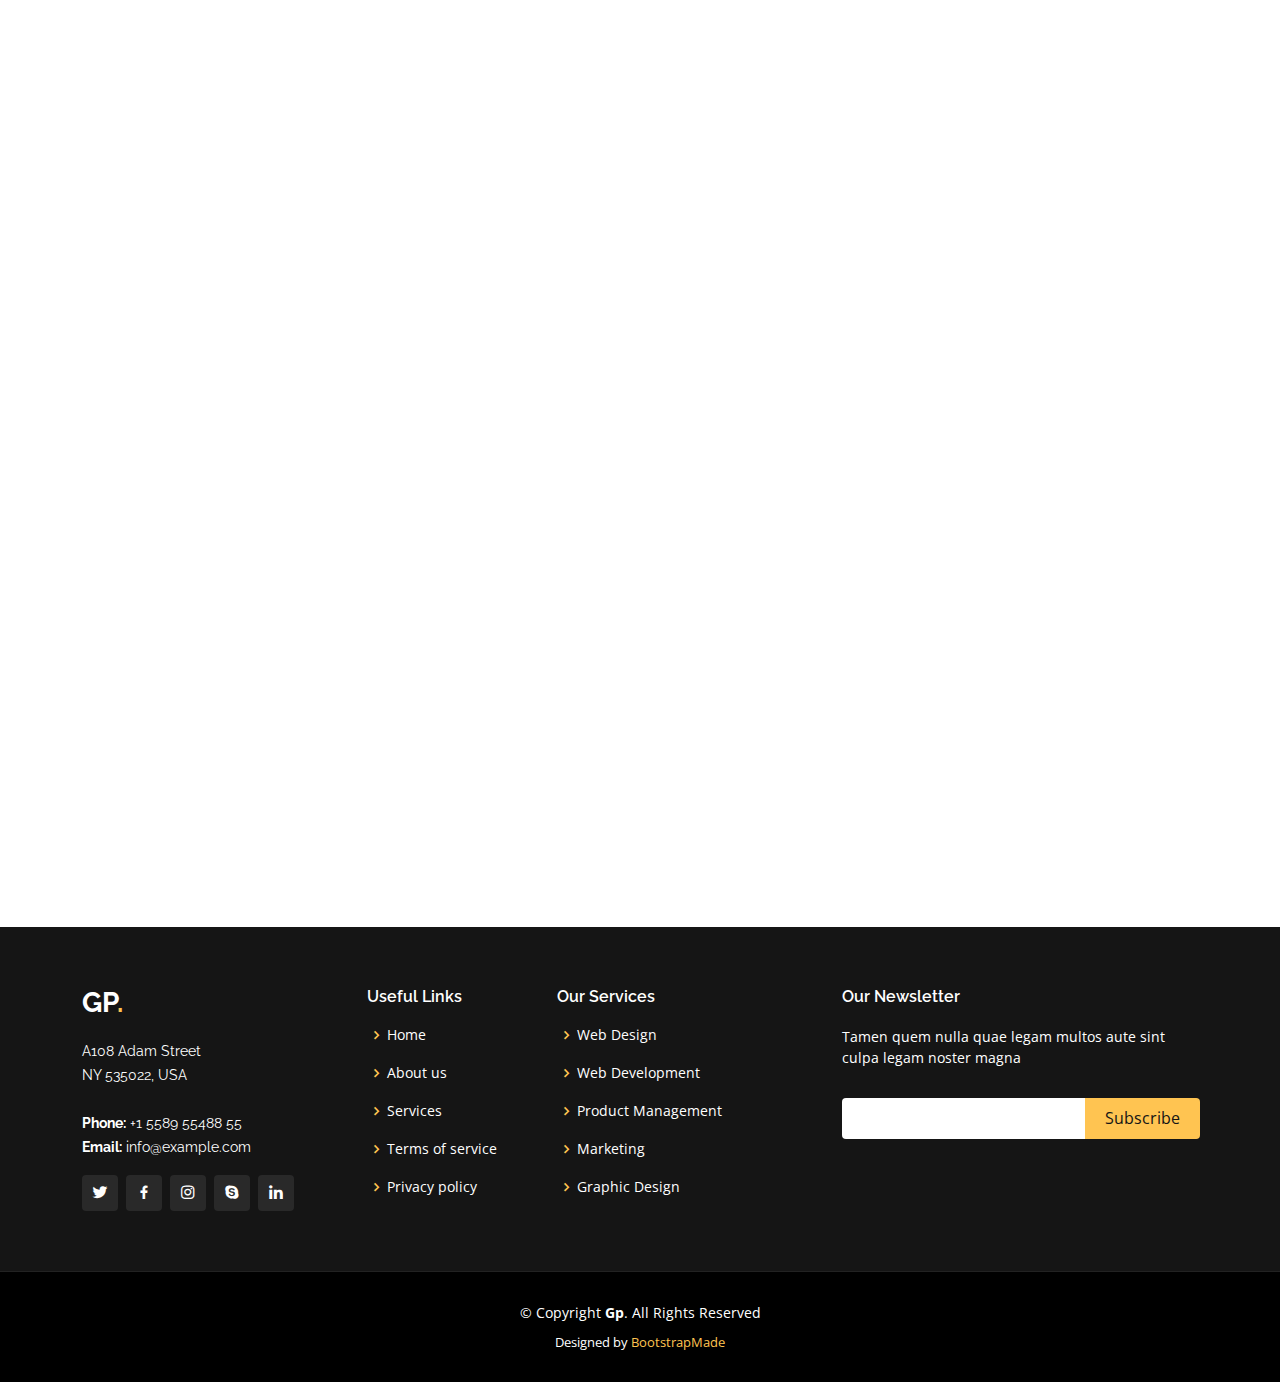
<file: Websites/corporate/Gp/index.html>
<!DOCTYPE html>
<html lang="en">

<head>
  <meta charset="utf-8">
  <meta content="width=device-width, initial-scale=1.0" name="viewport">

  <title>Gp Bootstrap Template - Index</title>
  <meta content="" name="description">
  <meta content="" name="keywords">

  <!-- Favicons -->
  <link href="assets/img/favicon.png" rel="icon">
  <link href="assets/img/apple-touch-icon.png" rel="apple-touch-icon">

  <!-- Google Fonts -->
  <link href="https://fonts.googleapis.com/css?family=Open+Sans:300,300i,400,400i,600,600i,700,700i|Raleway:300,300i,400,400i,500,500i,600,600i,700,700i|Poppins:300,300i,400,400i,500,500i,600,600i,700,700i" rel="stylesheet">

  <!-- Vendor CSS Files -->
  <link href="assets/vendor/aos/aos.css" rel="stylesheet">
  <link href="assets/vendor/bootstrap/css/bootstrap.min.css" rel="stylesheet">
  <link href="assets/vendor/bootstrap-icons/bootstrap-icons.css" rel="stylesheet">
  <link href="assets/vendor/boxicons/css/boxicons.min.css" rel="stylesheet">
  <link href="assets/vendor/glightbox/css/glightbox.min.css" rel="stylesheet">
  <link href="assets/vendor/remixicon/remixicon.css" rel="stylesheet">
  <link href="assets/vendor/swiper/swiper-bundle.min.css" rel="stylesheet">

  <!-- Template Main CSS File -->
  <link href="assets/css/style.css" rel="stylesheet">

  <!-- =======================================================
  * Template Name: Gp - v4.3.0
  * Template URL: https://bootstrapmade.com/gp-free-multipurpose-html-bootstrap-template/
  * Author: BootstrapMade.com
  * License: https://bootstrapmade.com/license/
  ======================================================== -->
</head>

<body>

  <!-- ======= Header ======= -->
  <header id="header" class="fixed-top ">
    <div class="container d-flex align-items-center justify-content-lg-between">

      <h1 class="logo me-auto me-lg-0"><a href="index.html">Gp<span>.</span></a></h1>
      <!-- Uncomment below if you prefer to use an image logo -->
      <!-- <a href="index.html" class="logo me-auto me-lg-0"><img src="assets/img/logo.png" alt="" class="img-fluid"></a>-->

      <nav id="navbar" class="navbar order-last order-lg-0">
        <ul>
          <li><a class="nav-link scrollto active" href="#hero">Home</a></li>
          <li><a class="nav-link scrollto" href="#about">About</a></li>
          <li><a class="nav-link scrollto" href="#services">Services</a></li>
          <li><a class="nav-link scrollto " href="#portfolio">Portfolio</a></li>
          <li><a class="nav-link scrollto" href="#team">Team</a></li>
          <li class="dropdown"><a href="#"><span>Drop Down</span> <i class="bi bi-chevron-down"></i></a>
            <ul>
              <li><a href="#">Drop Down 1</a></li>
              <li class="dropdown"><a href="#"><span>Deep Drop Down</span> <i class="bi bi-chevron-right"></i></a>
                <ul>
                  <li><a href="#">Deep Drop Down 1</a></li>
                  <li><a href="#">Deep Drop Down 2</a></li>
                  <li><a href="#">Deep Drop Down 3</a></li>
                  <li><a href="#">Deep Drop Down 4</a></li>
                  <li><a href="#">Deep Drop Down 5</a></li>
                </ul>
              </li>
              <li><a href="#">Drop Down 2</a></li>
              <li><a href="#">Drop Down 3</a></li>
              <li><a href="#">Drop Down 4</a></li>
            </ul>
          </li>
          <li><a class="nav-link scrollto" href="#contact">Contact</a></li>
        </ul>
        <i class="bi bi-list mobile-nav-toggle"></i>
      </nav><!-- .navbar -->

      <a href="#about" class="get-started-btn scrollto">Get Started</a>

    </div>
  </header><!-- End Header -->

  <!-- ======= Hero Section ======= -->
  <section id="hero" class="d-flex align-items-center justify-content-center">
    <div class="container" data-aos="fade-up">

      <div class="row justify-content-center" data-aos="fade-up" data-aos-delay="150">
        <div class="col-xl-6 col-lg-8">
          <h1>Powerful Digital Solutions With Gp<span>.</span></h1>
          <h2>We are team of talented digital marketers</h2>
        </div>
      </div>

      <div class="row gy-4 mt-5 justify-content-center" data-aos="zoom-in" data-aos-delay="250">
        <div class="col-xl-2 col-md-4">
          <div class="icon-box">
            <i class="ri-store-line"></i>
            <h3><a href="">Lorem Ipsum</a></h3>
          </div>
        </div>
        <div class="col-xl-2 col-md-4">
          <div class="icon-box">
            <i class="ri-bar-chart-box-line"></i>
            <h3><a href="">Dolor Sitema</a></h3>
          </div>
        </div>
        <div class="col-xl-2 col-md-4">
          <div class="icon-box">
            <i class="ri-calendar-todo-line"></i>
            <h3><a href="">Sedare Perspiciatis</a></h3>
          </div>
        </div>
        <div class="col-xl-2 col-md-4">
          <div class="icon-box">
            <i class="ri-paint-brush-line"></i>
            <h3><a href="">Magni Dolores</a></h3>
          </div>
        </div>
        <div class="col-xl-2 col-md-4">
          <div class="icon-box">
            <i class="ri-database-2-line"></i>
            <h3><a href="">Nemos Enimade</a></h3>
          </div>
        </div>
      </div>

    </div>
  </section><!-- End Hero -->

  <main id="main">

    <!-- ======= About Section ======= -->
    <section id="about" class="about">
      <div class="container" data-aos="fade-up">

        <div class="row">
          <div class="col-lg-6 order-1 order-lg-2" data-aos="fade-left" data-aos-delay="100">
            <img src="assets/img/about.jpg" class="img-fluid" alt="">
          </div>
          <div class="col-lg-6 pt-4 pt-lg-0 order-2 order-lg-1 content" data-aos="fade-right" data-aos-delay="100">
            <h3>Voluptatem dignissimos provident quasi corporis voluptates sit assumenda.</h3>
            <p class="fst-italic">
              Lorem ipsum dolor sit amet, consectetur adipiscing elit, sed do eiusmod tempor incididunt ut labore et dolore
              magna aliqua.
            </p>
            <ul>
              <li><i class="ri-check-double-line"></i> Ullamco laboris nisi ut aliquip ex ea commodo consequat.</li>
              <li><i class="ri-check-double-line"></i> Duis aute irure dolor in reprehenderit in voluptate velit.</li>
              <li><i class="ri-check-double-line"></i> Ullamco laboris nisi ut aliquip ex ea commodo consequat. Duis aute irure dolor in reprehenderit in voluptate trideta storacalaperda mastiro dolore eu fugiat nulla pariatur.</li>
            </ul>
            <p>
              Ullamco laboris nisi ut aliquip ex ea commodo consequat. Duis aute irure dolor in reprehenderit in voluptate
              velit esse cillum dolore eu fugiat nulla pariatur. Excepteur sint occaecat cupidatat non proident
            </p>
          </div>
        </div>

      </div>
    </section><!-- End About Section -->

    <!-- ======= Clients Section ======= -->
    <section id="clients" class="clients">
      <div class="container" data-aos="zoom-in">

        <div class="clients-slider swiper-container">
          <div class="swiper-wrapper align-items-center">
            <div class="swiper-slide"><img src="assets/img/clients/client-1.png" class="img-fluid" alt=""></div>
            <div class="swiper-slide"><img src="assets/img/clients/client-2.png" class="img-fluid" alt=""></div>
            <div class="swiper-slide"><img src="assets/img/clients/client-3.png" class="img-fluid" alt=""></div>
            <div class="swiper-slide"><img src="assets/img/clients/client-4.png" class="img-fluid" alt=""></div>
            <div class="swiper-slide"><img src="assets/img/clients/client-5.png" class="img-fluid" alt=""></div>
            <div class="swiper-slide"><img src="assets/img/clients/client-6.png" class="img-fluid" alt=""></div>
            <div class="swiper-slide"><img src="assets/img/clients/client-7.png" class="img-fluid" alt=""></div>
            <div class="swiper-slide"><img src="assets/img/clients/client-8.png" class="img-fluid" alt=""></div>
          </div>
          <div class="swiper-pagination"></div>
        </div>

      </div>
    </section><!-- End Clients Section -->

    <!-- ======= Features Section ======= -->
    <section id="features" class="features">
      <div class="container" data-aos="fade-up">

        <div class="row">
          <div class="image col-lg-6" style='background-image: url("assets/img/features.jpg");' data-aos="fade-right"></div>
          <div class="col-lg-6" data-aos="fade-left" data-aos-delay="100">
            <div class="icon-box mt-5 mt-lg-0" data-aos="zoom-in" data-aos-delay="150">
              <i class="bx bx-receipt"></i>
              <h4>Est labore ad</h4>
              <p>Consequuntur sunt aut quasi enim aliquam quae harum pariatur laboris nisi ut aliquip</p>
            </div>
            <div class="icon-box mt-5" data-aos="zoom-in" data-aos-delay="150">
              <i class="bx bx-cube-alt"></i>
              <h4>Harum esse qui</h4>
              <p>Excepteur sint occaecat cupidatat non proident, sunt in culpa qui officia deserunt</p>
            </div>
            <div class="icon-box mt-5" data-aos="zoom-in" data-aos-delay="150">
              <i class="bx bx-images"></i>
              <h4>Aut occaecati</h4>
              <p>Aut suscipit aut cum nemo deleniti aut omnis. Doloribus ut maiores omnis facere</p>
            </div>
            <div class="icon-box mt-5" data-aos="zoom-in" data-aos-delay="150">
              <i class="bx bx-shield"></i>
              <h4>Beatae veritatis</h4>
              <p>Expedita veritatis consequuntur nihil tempore laudantium vitae denat pacta</p>
            </div>
          </div>
        </div>

      </div>
    </section><!-- End Features Section -->

    <!-- ======= Services Section ======= -->
    <section id="services" class="services">
      <div class="container" data-aos="fade-up">

        <div class="section-title">
          <h2>Services</h2>
          <p>Check our Services</p>
        </div>

        <div class="row">
          <div class="col-lg-4 col-md-6 d-flex align-items-stretch" data-aos="zoom-in" data-aos-delay="100">
            <div class="icon-box">
              <div class="icon"><i class="bx bxl-dribbble"></i></div>
              <h4><a href="">Lorem Ipsum</a></h4>
              <p>Voluptatum deleniti atque corrupti quos dolores et quas molestias excepturi</p>
            </div>
          </div>

          <div class="col-lg-4 col-md-6 d-flex align-items-stretch mt-4 mt-md-0" data-aos="zoom-in" data-aos-delay="200">
            <div class="icon-box">
              <div class="icon"><i class="bx bx-file"></i></div>
              <h4><a href="">Sed ut perspiciatis</a></h4>
              <p>Duis aute irure dolor in reprehenderit in voluptate velit esse cillum dolore</p>
            </div>
          </div>

          <div class="col-lg-4 col-md-6 d-flex align-items-stretch mt-4 mt-lg-0" data-aos="zoom-in" data-aos-delay="300">
            <div class="icon-box">
              <div class="icon"><i class="bx bx-tachometer"></i></div>
              <h4><a href="">Magni Dolores</a></h4>
              <p>Excepteur sint occaecat cupidatat non proident, sunt in culpa qui officia</p>
            </div>
          </div>

          <div class="col-lg-4 col-md-6 d-flex align-items-stretch mt-4" data-aos="zoom-in" data-aos-delay="100">
            <div class="icon-box">
              <div class="icon"><i class="bx bx-world"></i></div>
              <h4><a href="">Nemo Enim</a></h4>
              <p>At vero eos et accusamus et iusto odio dignissimos ducimus qui blanditiis</p>
            </div>
          </div>

          <div class="col-lg-4 col-md-6 d-flex align-items-stretch mt-4" data-aos="zoom-in" data-aos-delay="200">
            <div class="icon-box">
              <div class="icon"><i class="bx bx-slideshow"></i></div>
              <h4><a href="">Dele cardo</a></h4>
              <p>Quis consequatur saepe eligendi voluptatem consequatur dolor consequuntur</p>
            </div>
          </div>

          <div class="col-lg-4 col-md-6 d-flex align-items-stretch mt-4" data-aos="zoom-in" data-aos-delay="300">
            <div class="icon-box">
              <div class="icon"><i class="bx bx-arch"></i></div>
              <h4><a href="">Divera don</a></h4>
              <p>Modi nostrum vel laborum. Porro fugit error sit minus sapiente sit aspernatur</p>
            </div>
          </div>

        </div>

      </div>
    </section><!-- End Services Section -->

    <!-- ======= Cta Section ======= -->
    <section id="cta" class="cta">
      <div class="container" data-aos="zoom-in">

        <div class="text-center">
          <h3>Call To Action</h3>
          <p> Duis aute irure dolor in reprehenderit in voluptate velit esse cillum dolore eu fugiat nulla pariatur. Excepteur sint occaecat cupidatat non proident, sunt in culpa qui officia deserunt mollit anim id est laborum.</p>
          <a class="cta-btn" href="#">Call To Action</a>
        </div>

      </div>
    </section><!-- End Cta Section -->

    <!-- ======= Portfolio Section ======= -->
    <section id="portfolio" class="portfolio">
      <div class="container" data-aos="fade-up">

        <div class="section-title">
          <h2>Portfolio</h2>
          <p>Check our Portfolio</p>
        </div>

        <div class="row" data-aos="fade-up" data-aos-delay="100">
          <div class="col-lg-12 d-flex justify-content-center">
            <ul id="portfolio-flters">
              <li data-filter="*" class="filter-active">All</li>
              <li data-filter=".filter-app">App</li>
              <li data-filter=".filter-card">Card</li>
              <li data-filter=".filter-web">Web</li>
            </ul>
          </div>
        </div>

        <div class="row portfolio-container" data-aos="fade-up" data-aos-delay="200">

          <div class="col-lg-4 col-md-6 portfolio-item filter-app">
            <div class="portfolio-wrap">
              <img src="assets/img/portfolio/portfolio-1.jpg" class="img-fluid" alt="">
              <div class="portfolio-info">
                <h4>App 1</h4>
                <p>App</p>
                <div class="portfolio-links">
                  <a href="assets/img/portfolio/portfolio-1.jpg" data-gallery="portfolioGallery" class="portfolio-lightbox" title="App 1"><i class="bx bx-plus"></i></a>
                  <a href="portfolio-details.html" title="More Details"><i class="bx bx-link"></i></a>
                </div>
              </div>
            </div>
          </div>

          <div class="col-lg-4 col-md-6 portfolio-item filter-web">
            <div class="portfolio-wrap">
              <img src="assets/img/portfolio/portfolio-2.jpg" class="img-fluid" alt="">
              <div class="portfolio-info">
                <h4>Web 3</h4>
                <p>Web</p>
                <div class="portfolio-links">
                  <a href="assets/img/portfolio/portfolio-2.jpg" data-gallery="portfolioGallery" class="portfolio-lightbox" title="Web 3"><i class="bx bx-plus"></i></a>
                  <a href="portfolio-details.html" title="More Details"><i class="bx bx-link"></i></a>
                </div>
              </div>
            </div>
          </div>

          <div class="col-lg-4 col-md-6 portfolio-item filter-app">
            <div class="portfolio-wrap">
              <img src="assets/img/portfolio/portfolio-3.jpg" class="img-fluid" alt="">
              <div class="portfolio-info">
                <h4>App 2</h4>
                <p>App</p>
                <div class="portfolio-links">
                  <a href="assets/img/portfolio/portfolio-3.jpg" data-gallery="portfolioGallery" class="portfolio-lightbox" title="App 2"><i class="bx bx-plus"></i></a>
                  <a href="portfolio-details.html" title="More Details"><i class="bx bx-link"></i></a>
                </div>
              </div>
            </div>
          </div>

          <div class="col-lg-4 col-md-6 portfolio-item filter-card">
            <div class="portfolio-wrap">
              <img src="assets/img/portfolio/portfolio-4.jpg" class="img-fluid" alt="">
              <div class="portfolio-info">
                <h4>Card 2</h4>
                <p>Card</p>
                <div class="portfolio-links">
                  <a href="assets/img/portfolio/portfolio-4.jpg" data-gallery="portfolioGallery" class="portfolio-lightbox" title="Card 2"><i class="bx bx-plus"></i></a>
                  <a href="portfolio-details.html" title="More Details"><i class="bx bx-link"></i></a>
                </div>
              </div>
            </div>
          </div>

          <div class="col-lg-4 col-md-6 portfolio-item filter-web">
            <div class="portfolio-wrap">
              <img src="assets/img/portfolio/portfolio-5.jpg" class="img-fluid" alt="">
              <div class="portfolio-info">
                <h4>Web 2</h4>
                <p>Web</p>
                <div class="portfolio-links">
                  <a href="assets/img/portfolio/portfolio-5.jpg" data-gallery="portfolioGallery" class="portfolio-lightbox" title="Web 2"><i class="bx bx-plus"></i></a>
                  <a href="portfolio-details.html" title="More Details"><i class="bx bx-link"></i></a>
                </div>
              </div>
            </div>
          </div>

          <div class="col-lg-4 col-md-6 portfolio-item filter-app">
            <div class="portfolio-wrap">
              <img src="assets/img/portfolio/portfolio-6.jpg" class="img-fluid" alt="">
              <div class="portfolio-info">
                <h4>App 3</h4>
                <p>App</p>
                <div class="portfolio-links">
                  <a href="assets/img/portfolio/portfolio-6.jpg" data-gallery="portfolioGallery" class="portfolio-lightbox" title="App 3"><i class="bx bx-plus"></i></a>
                  <a href="portfolio-details.html" title="More Details"><i class="bx bx-link"></i></a>
                </div>
              </div>
            </div>
          </div>

          <div class="col-lg-4 col-md-6 portfolio-item filter-card">
            <div class="portfolio-wrap">
              <img src="assets/img/portfolio/portfolio-7.jpg" class="img-fluid" alt="">
              <div class="portfolio-info">
                <h4>Card 1</h4>
                <p>Card</p>
                <div class="portfolio-links">
                  <a href="assets/img/portfolio/portfolio-7.jpg" data-gallery="portfolioGallery" class="portfolio-lightbox" title="Card 1"><i class="bx bx-plus"></i></a>
                  <a href="portfolio-details.html" title="More Details"><i class="bx bx-link"></i></a>
                </div>
              </div>
            </div>
          </div>

          <div class="col-lg-4 col-md-6 portfolio-item filter-card">
            <div class="portfolio-wrap">
              <img src="assets/img/portfolio/portfolio-8.jpg" class="img-fluid" alt="">
              <div class="portfolio-info">
                <h4>Card 3</h4>
                <p>Card</p>
                <div class="portfolio-links">
                  <a href="assets/img/portfolio/portfolio-8.jpg" data-gallery="portfolioGallery" class="portfolio-lightbox" title="Card 3"><i class="bx bx-plus"></i></a>
                  <a href="portfolio-details.html" title="More Details"><i class="bx bx-link"></i></a>
                </div>
              </div>
            </div>
          </div>

          <div class="col-lg-4 col-md-6 portfolio-item filter-web">
            <div class="portfolio-wrap">
              <img src="assets/img/portfolio/portfolio-9.jpg" class="img-fluid" alt="">
              <div class="portfolio-info">
                <h4>Web 3</h4>
                <p>Web</p>
                <div class="portfolio-links">
                  <a href="assets/img/portfolio/portfolio-9.jpg" data-gallery="portfolioGallery" class="portfolio-lightbox" title="Web 3"><i class="bx bx-plus"></i></a>
                  <a href="portfolio-details.html" title="More Details"><i class="bx bx-link"></i></a>
                </div>
              </div>
            </div>
          </div>

        </div>

      </div>
    </section><!-- End Portfolio Section -->

    <!-- ======= Counts Section ======= -->
    <section id="counts" class="counts">
      <div class="container" data-aos="fade-up">

        <div class="row no-gutters">
          <div class="image col-xl-5 d-flex align-items-stretch justify-content-center justify-content-lg-start" data-aos="fade-right" data-aos-delay="100"></div>
          <div class="col-xl-7 ps-0 ps-lg-5 pe-lg-1 d-flex align-items-stretch" data-aos="fade-left" data-aos-delay="100">
            <div class="content d-flex flex-column justify-content-center">
              <h3>Voluptatem dignissimos provident quasi</h3>
              <p>
                Lorem ipsum dolor sit amet, consectetur adipiscing elit, sed do eiusmod tempor incididunt ut labore et dolore magna aliqua. Duis aute irure dolor in reprehenderit
              </p>
              <div class="row">
                <div class="col-md-6 d-md-flex align-items-md-stretch">
                  <div class="count-box">
                    <i class="bi bi-emoji-smile"></i>
                    <span data-purecounter-start="0" data-purecounter-end="65" data-purecounter-duration="2" class="purecounter"></span>
                    <p><strong>Happy Clients</strong> consequuntur voluptas nostrum aliquid ipsam architecto ut.</p>
                  </div>
                </div>

                <div class="col-md-6 d-md-flex align-items-md-stretch">
                  <div class="count-box">
                    <i class="bi bi-journal-richtext"></i>
                    <span data-purecounter-start="0" data-purecounter-end="85" data-purecounter-duration="2" class="purecounter"></span>
                    <p><strong>Projects</strong> adipisci atque cum quia aspernatur totam laudantium et quia dere tan</p>
                  </div>
                </div>

                <div class="col-md-6 d-md-flex align-items-md-stretch">
                  <div class="count-box">
                    <i class="bi bi-clock"></i>
                    <span data-purecounter-start="0" data-purecounter-end="35" data-purecounter-duration="4" class="purecounter"></span>
                    <p><strong>Years of experience</strong> aut commodi quaerat modi aliquam nam ducimus aut voluptate non vel</p>
                  </div>
                </div>

                <div class="col-md-6 d-md-flex align-items-md-stretch">
                  <div class="count-box">
                    <i class="bi bi-award"></i>
                    <span data-purecounter-start="0" data-purecounter-end="20" data-purecounter-duration="4" class="purecounter"></span>
                    <p><strong>Awards</strong> rerum asperiores dolor alias quo reprehenderit eum et nemo pad der</p>
                  </div>
                </div>
              </div>
            </div><!-- End .content-->
          </div>
        </div>

      </div>
    </section><!-- End Counts Section -->

    <!-- ======= Testimonials Section ======= -->
    <section id="testimonials" class="testimonials">
      <div class="container" data-aos="zoom-in">

        <div class="testimonials-slider swiper-container" data-aos="fade-up" data-aos-delay="100">
          <div class="swiper-wrapper">

            <div class="swiper-slide">
              <div class="testimonial-item">
                <img src="assets/img/testimonials/testimonials-1.jpg" class="testimonial-img" alt="">
                <h3>Saul Goodman</h3>
                <h4>Ceo &amp; Founder</h4>
                <p>
                  <i class="bx bxs-quote-alt-left quote-icon-left"></i>
                  Proin iaculis purus consequat sem cure digni ssim donec porttitora entum suscipit rhoncus. Accusantium quam, ultricies eget id, aliquam eget nibh et. Maecen aliquam, risus at semper.
                  <i class="bx bxs-quote-alt-right quote-icon-right"></i>
                </p>
              </div>
            </div><!-- End testimonial item -->

            <div class="swiper-slide">
              <div class="testimonial-item">
                <img src="assets/img/testimonials/testimonials-2.jpg" class="testimonial-img" alt="">
                <h3>Sara Wilsson</h3>
                <h4>Designer</h4>
                <p>
                  <i class="bx bxs-quote-alt-left quote-icon-left"></i>
                  Export tempor illum tamen malis malis eram quae irure esse labore quem cillum quid cillum eram malis quorum velit fore eram velit sunt aliqua noster fugiat irure amet legam anim culpa.
                  <i class="bx bxs-quote-alt-right quote-icon-right"></i>
                </p>
              </div>
            </div><!-- End testimonial item -->

            <div class="swiper-slide">
              <div class="testimonial-item">
                <img src="assets/img/testimonials/testimonials-3.jpg" class="testimonial-img" alt="">
                <h3>Jena Karlis</h3>
                <h4>Store Owner</h4>
                <p>
                  <i class="bx bxs-quote-alt-left quote-icon-left"></i>
                  Enim nisi quem export duis labore cillum quae magna enim sint quorum nulla quem veniam duis minim tempor labore quem eram duis noster aute amet eram fore quis sint minim.
                  <i class="bx bxs-quote-alt-right quote-icon-right"></i>
                </p>
              </div>
            </div><!-- End testimonial item -->

            <div class="swiper-slide">
              <div class="testimonial-item">
                <img src="assets/img/testimonials/testimonials-4.jpg" class="testimonial-img" alt="">
                <h3>Matt Brandon</h3>
                <h4>Freelancer</h4>
                <p>
                  <i class="bx bxs-quote-alt-left quote-icon-left"></i>
                  Fugiat enim eram quae cillum dolore dolor amet nulla culpa multos export minim fugiat minim velit minim dolor enim duis veniam ipsum anim magna sunt elit fore quem dolore labore illum veniam.
                  <i class="bx bxs-quote-alt-right quote-icon-right"></i>
                </p>
              </div>
            </div><!-- End testimonial item -->

            <div class="swiper-slide">
              <div class="testimonial-item">
                <img src="assets/img/testimonials/testimonials-5.jpg" class="testimonial-img" alt="">
                <h3>John Larson</h3>
                <h4>Entrepreneur</h4>
                <p>
                  <i class="bx bxs-quote-alt-left quote-icon-left"></i>
                  Quis quorum aliqua sint quem legam fore sunt eram irure aliqua veniam tempor noster veniam enim culpa labore duis sunt culpa nulla illum cillum fugiat legam esse veniam culpa fore nisi cillum quid.
                  <i class="bx bxs-quote-alt-right quote-icon-right"></i>
                </p>
              </div>
            </div><!-- End testimonial item -->
          </div>
          <div class="swiper-pagination"></div>
        </div>

      </div>
    </section><!-- End Testimonials Section -->

    <!-- ======= Team Section ======= -->
    <section id="team" class="team">
      <div class="container" data-aos="fade-up">

        <div class="section-title">
          <h2>Team</h2>
          <p>Check our Team</p>
        </div>

        <div class="row">

          <div class="col-lg-3 col-md-6 d-flex align-items-stretch">
            <div class="member" data-aos="fade-up" data-aos-delay="100">
              <div class="member-img">
                <img src="assets/img/team/team-1.jpg" class="img-fluid" alt="">
                <div class="social">
                  <a href=""><i class="bi bi-twitter"></i></a>
                  <a href=""><i class="bi bi-facebook"></i></a>
                  <a href=""><i class="bi bi-instagram"></i></a>
                  <a href=""><i class="bi bi-linkedin"></i></a>
                </div>
              </div>
              <div class="member-info">
                <h4>Walter White</h4>
                <span>Chief Executive Officer</span>
              </div>
            </div>
          </div>

          <div class="col-lg-3 col-md-6 d-flex align-items-stretch">
            <div class="member" data-aos="fade-up" data-aos-delay="200">
              <div class="member-img">
                <img src="assets/img/team/team-2.jpg" class="img-fluid" alt="">
                <div class="social">
                  <a href=""><i class="bi bi-twitter"></i></a>
                  <a href=""><i class="bi bi-facebook"></i></a>
                  <a href=""><i class="bi bi-instagram"></i></a>
                  <a href=""><i class="bi bi-linkedin"></i></a>
                </div>
              </div>
              <div class="member-info">
                <h4>Sarah Jhonson</h4>
                <span>Product Manager</span>
              </div>
            </div>
          </div>

          <div class="col-lg-3 col-md-6 d-flex align-items-stretch">
            <div class="member" data-aos="fade-up" data-aos-delay="300">
              <div class="member-img">
                <img src="assets/img/team/team-3.jpg" class="img-fluid" alt="">
                <div class="social">
                  <a href=""><i class="bi bi-twitter"></i></a>
                  <a href=""><i class="bi bi-facebook"></i></a>
                  <a href=""><i class="bi bi-instagram"></i></a>
                  <a href=""><i class="bi bi-linkedin"></i></a>
                </div>
              </div>
              <div class="member-info">
                <h4>William Anderson</h4>
                <span>CTO</span>
              </div>
            </div>
          </div>

          <div class="col-lg-3 col-md-6 d-flex align-items-stretch">
            <div class="member" data-aos="fade-up" data-aos-delay="400">
              <div class="member-img">
                <img src="assets/img/team/team-4.jpg" class="img-fluid" alt="">
                <div class="social">
                  <a href=""><i class="bi bi-twitter"></i></a>
                  <a href=""><i class="bi bi-facebook"></i></a>
                  <a href=""><i class="bi bi-instagram"></i></a>
                  <a href=""><i class="bi bi-linkedin"></i></a>
                </div>
              </div>
              <div class="member-info">
                <h4>Amanda Jepson</h4>
                <span>Accountant</span>
              </div>
            </div>
          </div>

        </div>

      </div>
    </section><!-- End Team Section -->

    <!-- ======= Contact Section ======= -->
    <section id="contact" class="contact">
      <div class="container" data-aos="fade-up">

        <div class="section-title">
          <h2>Contact</h2>
          <p>Contact Us</p>
        </div>

        <div>
          <iframe style="border:0; width: 100%; height: 270px;" src="https://www.google.com/maps/embed?pb=!1m14!1m8!1m3!1d12097.433213460943!2d-74.0062269!3d40.7101282!3m2!1i1024!2i768!4f13.1!3m3!1m2!1s0x0%3A0xb89d1fe6bc499443!2sDowntown+Conference+Center!5e0!3m2!1smk!2sbg!4v1539943755621" frameborder="0" allowfullscreen></iframe>
        </div>

        <div class="row mt-5">

          <div class="col-lg-4">
            <div class="info">
              <div class="address">
                <i class="bi bi-geo-alt"></i>
                <h4>Location:</h4>
                <p>A108 Adam Street, New York, NY 535022</p>
              </div>

              <div class="email">
                <i class="bi bi-envelope"></i>
                <h4>Email:</h4>
                <p>info@example.com</p>
              </div>

              <div class="phone">
                <i class="bi bi-phone"></i>
                <h4>Call:</h4>
                <p>+1 5589 55488 55s</p>
              </div>

            </div>

          </div>

          <div class="col-lg-8 mt-5 mt-lg-0">

            <form action="forms/contact.php" method="post" role="form" class="php-email-form">
              <div class="row">
                <div class="col-md-6 form-group">
                  <input type="text" name="name" class="form-control" id="name" placeholder="Your Name" required>
                </div>
                <div class="col-md-6 form-group mt-3 mt-md-0">
                  <input type="email" class="form-control" name="email" id="email" placeholder="Your Email" required>
                </div>
              </div>
              <div class="form-group mt-3">
                <input type="text" class="form-control" name="subject" id="subject" placeholder="Subject" required>
              </div>
              <div class="form-group mt-3">
                <textarea class="form-control" name="message" rows="5" placeholder="Message" required></textarea>
              </div>
              <div class="my-3">
                <div class="loading">Loading</div>
                <div class="error-message"></div>
                <div class="sent-message">Your message has been sent. Thank you!</div>
              </div>
              <div class="text-center"><button type="submit">Send Message</button></div>
            </form>

          </div>

        </div>

      </div>
    </section><!-- End Contact Section -->

  </main><!-- End #main -->

  <!-- ======= Footer ======= -->
  <footer id="footer">
    <div class="footer-top">
      <div class="container">
        <div class="row">

          <div class="col-lg-3 col-md-6">
            <div class="footer-info">
              <h3>Gp<span>.</span></h3>
              <p>
                A108 Adam Street <br>
                NY 535022, USA<br><br>
                <strong>Phone:</strong> +1 5589 55488 55<br>
                <strong>Email:</strong> info@example.com<br>
              </p>
              <div class="social-links mt-3">
                <a href="#" class="twitter"><i class="bx bxl-twitter"></i></a>
                <a href="#" class="facebook"><i class="bx bxl-facebook"></i></a>
                <a href="#" class="instagram"><i class="bx bxl-instagram"></i></a>
                <a href="#" class="google-plus"><i class="bx bxl-skype"></i></a>
                <a href="#" class="linkedin"><i class="bx bxl-linkedin"></i></a>
              </div>
            </div>
          </div>

          <div class="col-lg-2 col-md-6 footer-links">
            <h4>Useful Links</h4>
            <ul>
              <li><i class="bx bx-chevron-right"></i> <a href="#">Home</a></li>
              <li><i class="bx bx-chevron-right"></i> <a href="#">About us</a></li>
              <li><i class="bx bx-chevron-right"></i> <a href="#">Services</a></li>
              <li><i class="bx bx-chevron-right"></i> <a href="#">Terms of service</a></li>
              <li><i class="bx bx-chevron-right"></i> <a href="#">Privacy policy</a></li>
            </ul>
          </div>

          <div class="col-lg-3 col-md-6 footer-links">
            <h4>Our Services</h4>
            <ul>
              <li><i class="bx bx-chevron-right"></i> <a href="#">Web Design</a></li>
              <li><i class="bx bx-chevron-right"></i> <a href="#">Web Development</a></li>
              <li><i class="bx bx-chevron-right"></i> <a href="#">Product Management</a></li>
              <li><i class="bx bx-chevron-right"></i> <a href="#">Marketing</a></li>
              <li><i class="bx bx-chevron-right"></i> <a href="#">Graphic Design</a></li>
            </ul>
          </div>

          <div class="col-lg-4 col-md-6 footer-newsletter">
            <h4>Our Newsletter</h4>
            <p>Tamen quem nulla quae legam multos aute sint culpa legam noster magna</p>
            <form action="" method="post">
              <input type="email" name="email"><input type="submit" value="Subscribe">
            </form>

          </div>

        </div>
      </div>
    </div>

    <div class="container">
      <div class="copyright">
        &copy; Copyright <strong><span>Gp</span></strong>. All Rights Reserved
      </div>
      <div class="credits">
        <!-- All the links in the footer should remain intact. -->
        <!-- You can delete the links only if you purchased the pro version. -->
        <!-- Licensing information: https://bootstrapmade.com/license/ -->
        <!-- Purchase the pro version with working PHP/AJAX contact form: https://bootstrapmade.com/gp-free-multipurpose-html-bootstrap-template/ -->
        Designed by <a href="https://bootstrapmade.com/">BootstrapMade</a>
      </div>
    </div>
  </footer><!-- End Footer -->

  <div id="preloader"></div>
  <a href="#" class="back-to-top d-flex align-items-center justify-content-center"><i class="bi bi-arrow-up-short"></i></a>

  <!-- Vendor JS Files -->
  <script src="assets/vendor/aos/aos.js"></script>
  <script src="assets/vendor/bootstrap/js/bootstrap.bundle.min.js"></script>
  <script src="assets/vendor/glightbox/js/glightbox.min.js"></script>
  <script src="assets/vendor/isotope-layout/isotope.pkgd.min.js"></script>
  <script src="assets/vendor/php-email-form/validate.js"></script>
  <script src="assets/vendor/purecounter/purecounter.js"></script>
  <script src="assets/vendor/swiper/swiper-bundle.min.js"></script>

  <!-- Template Main JS File -->
  <script src="assets/js/main.js"></script>

</body>

</html>
</file>
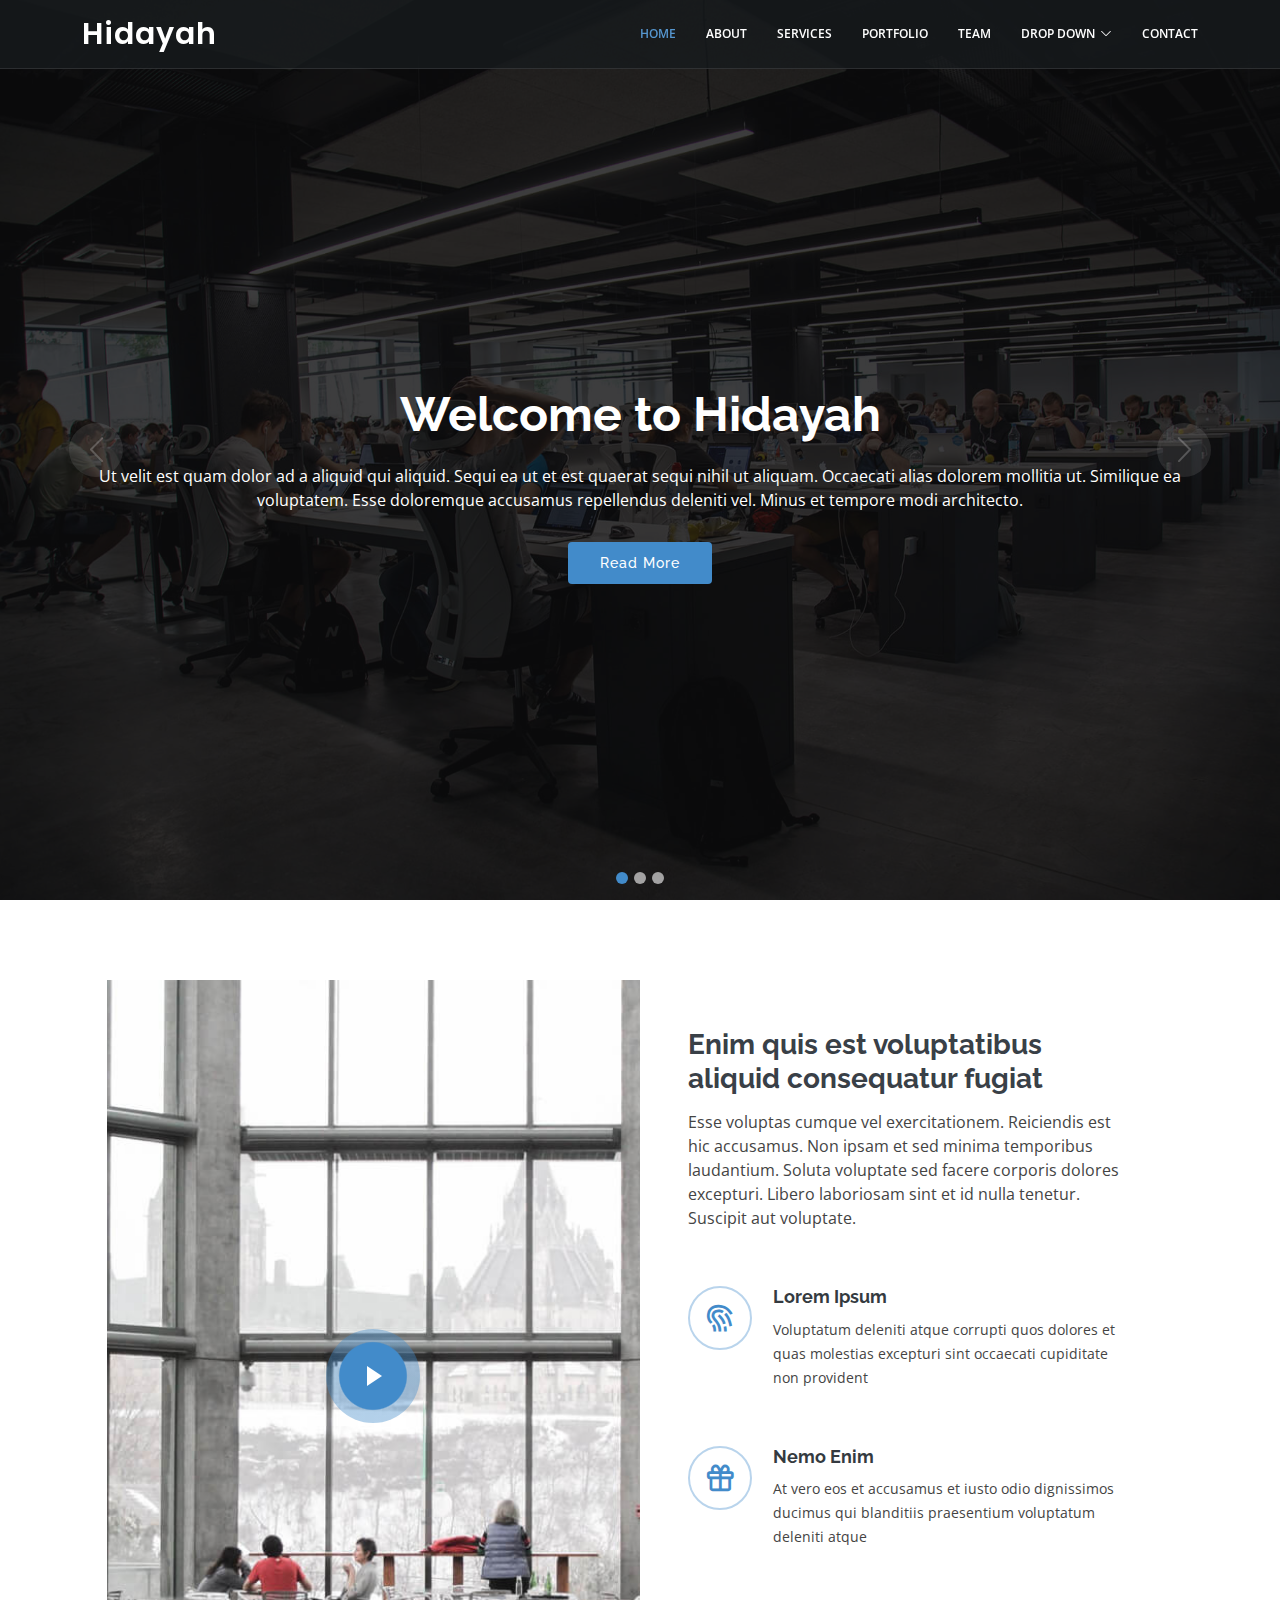
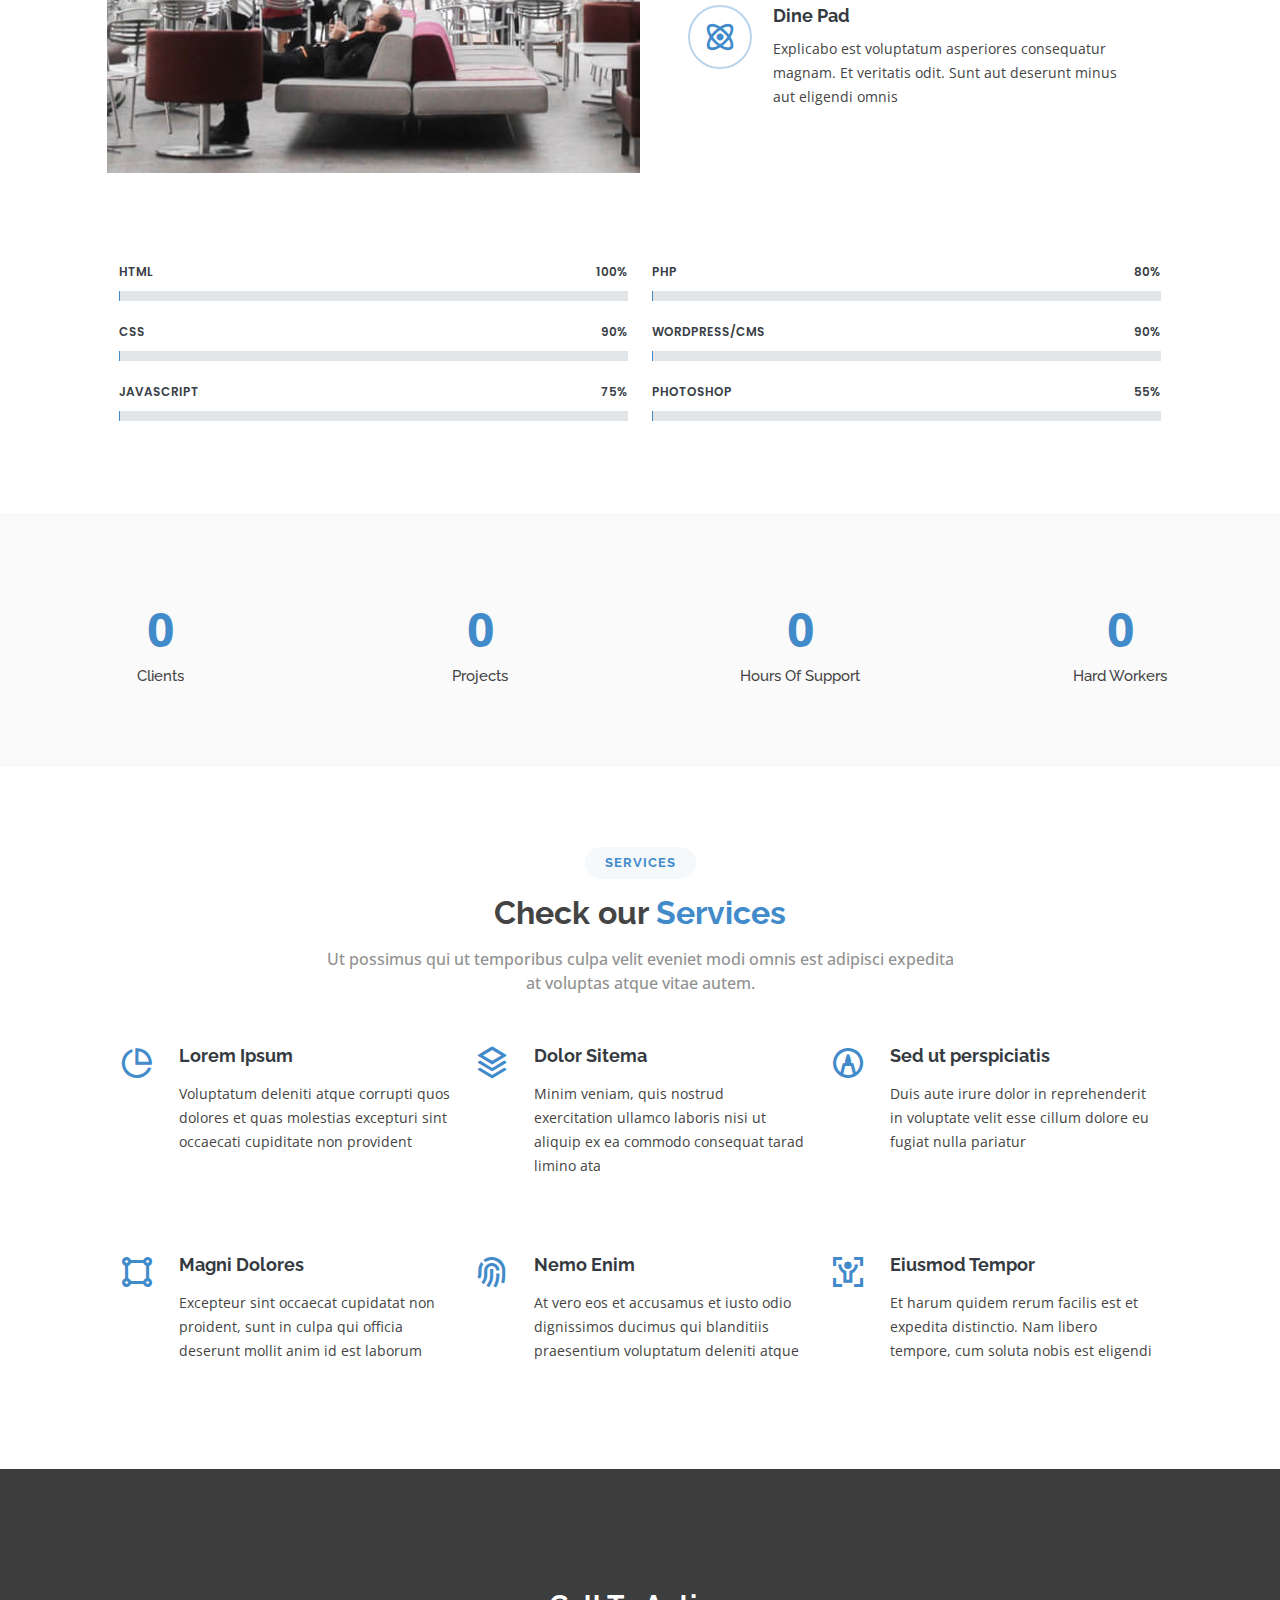
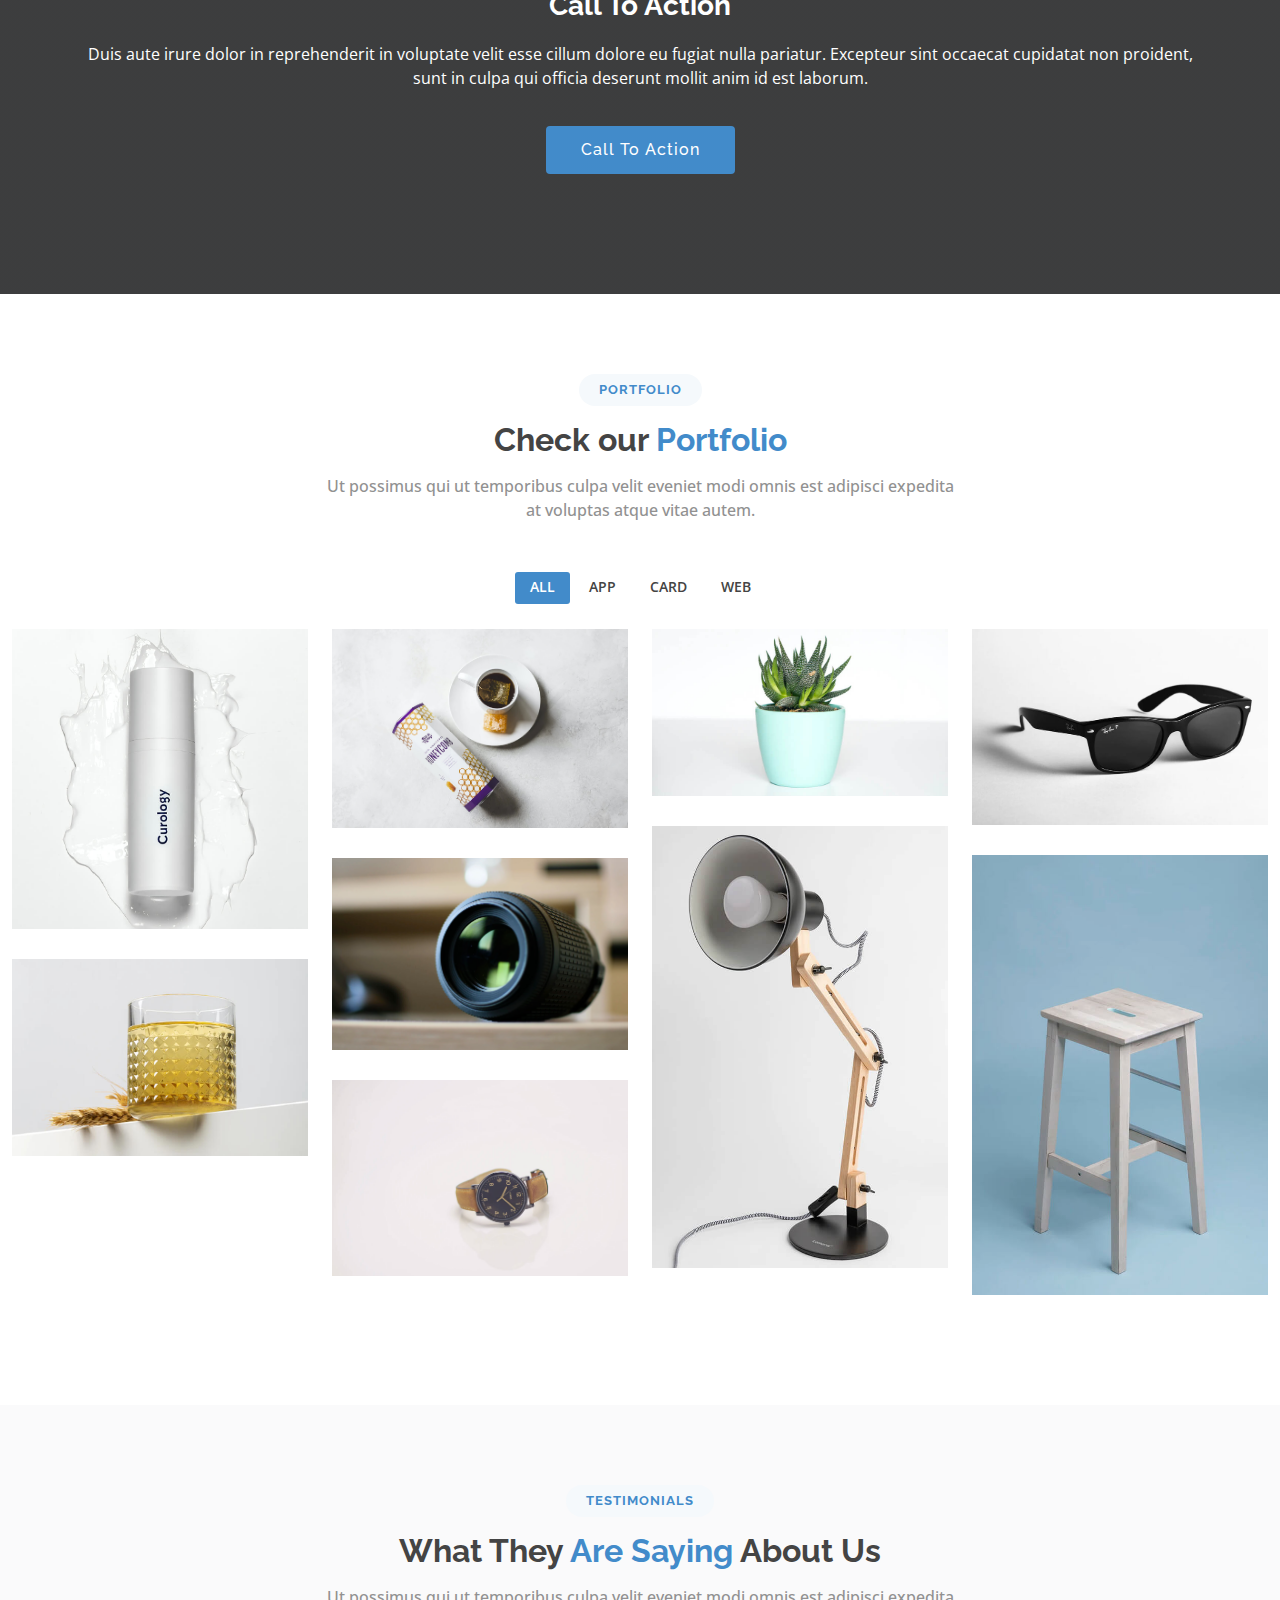
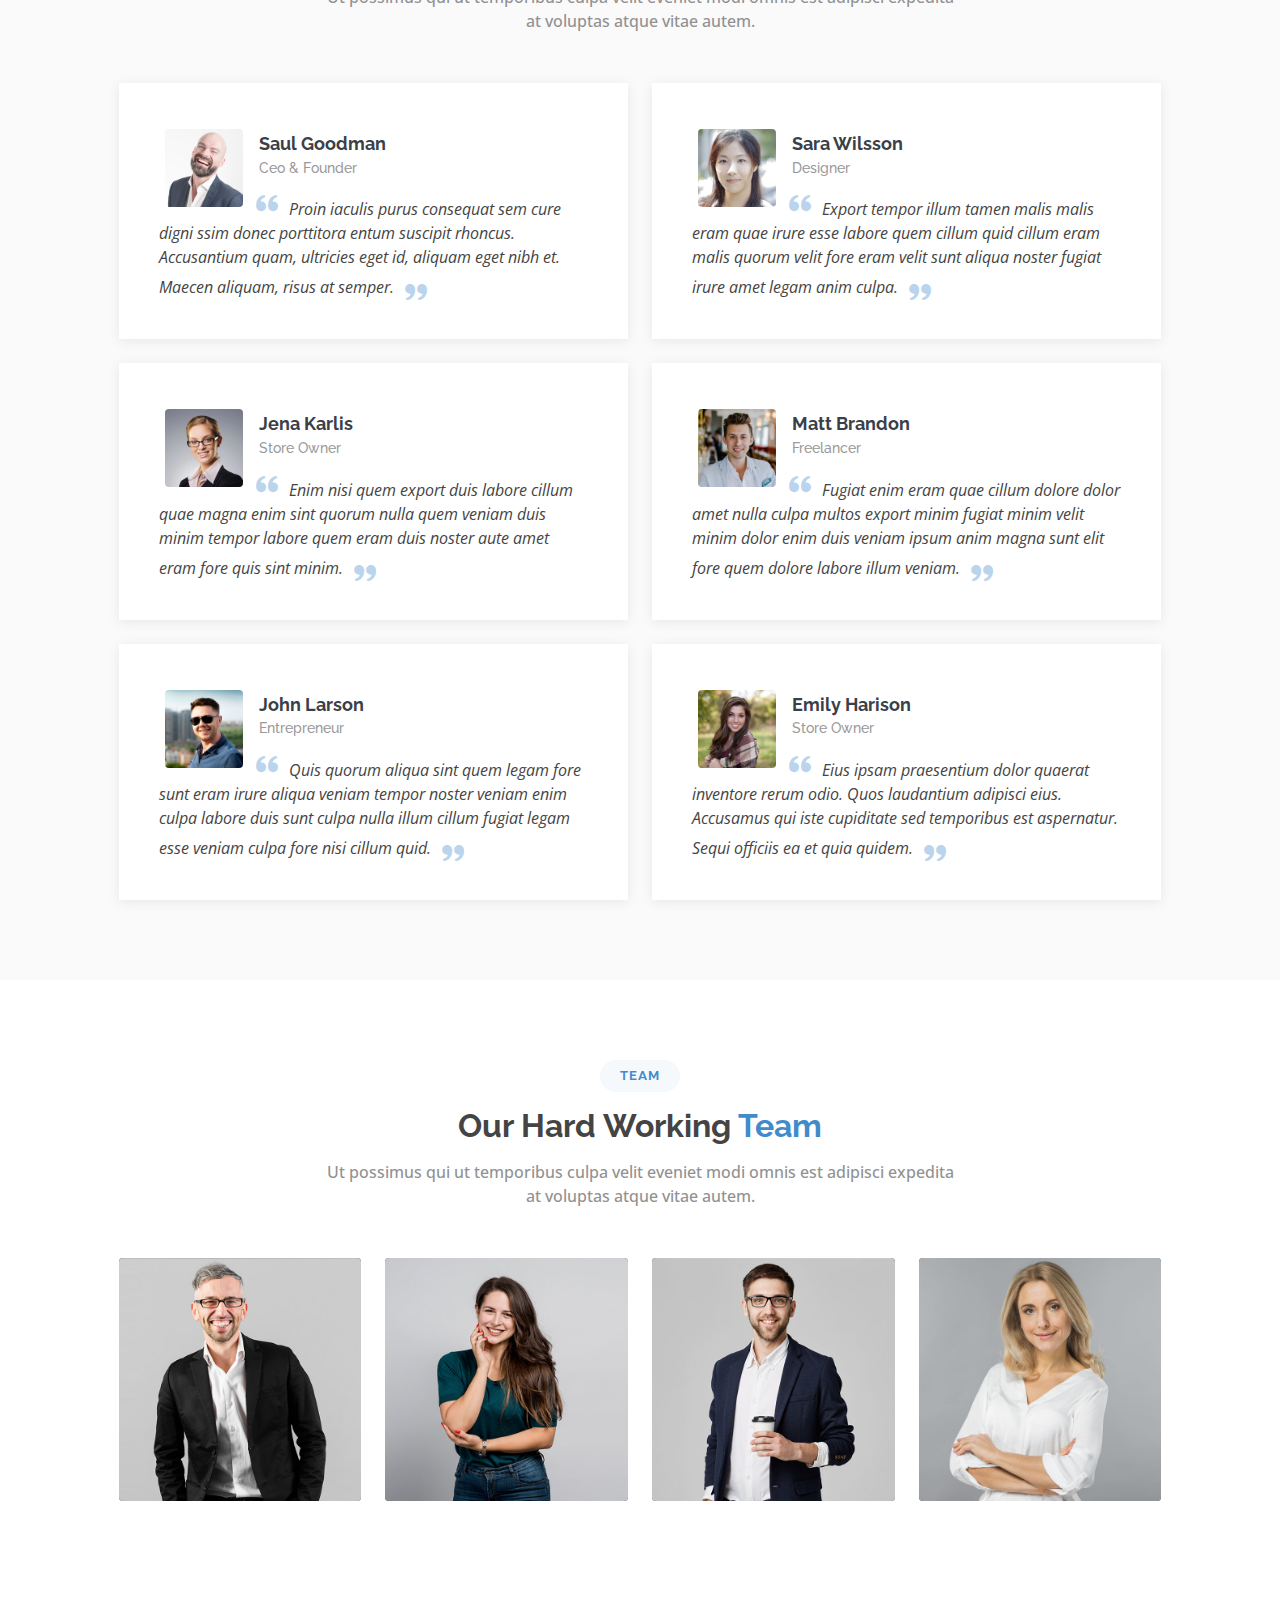
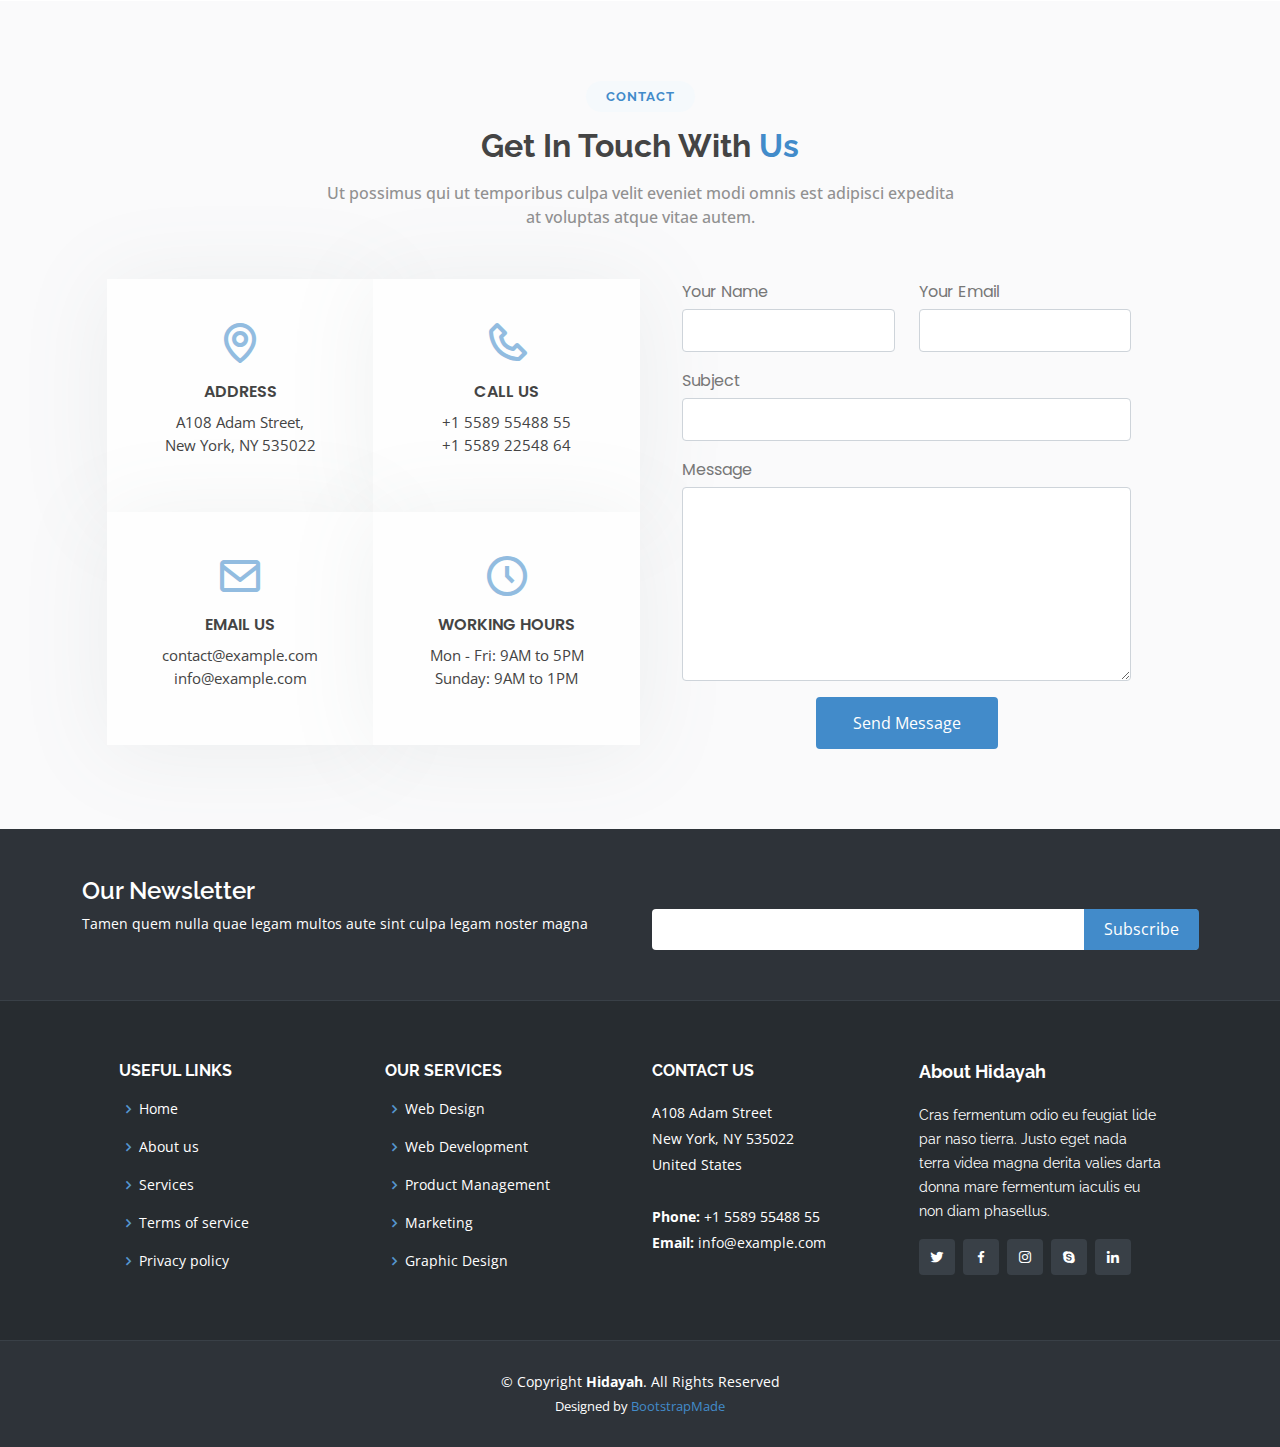
<file: Websites/corporate/Hidayah/index.html>
<!DOCTYPE html>
<html lang="en">

<head>
  <meta charset="utf-8">
  <meta content="width=device-width, initial-scale=1.0" name="viewport">

  <title>Hidayah Bootstrap Template - Index</title>
  <meta content="" name="description">
  <meta content="" name="keywords">

  <!-- Favicons -->
  <link href="assets/img/favicon.png" rel="icon">
  <link href="assets/img/apple-touch-icon.png" rel="apple-touch-icon">

  <!-- Google Fonts -->
  <link href="https://fonts.googleapis.com/css?family=Open+Sans:300,300i,400,400i,600,600i,700,700i|Raleway:300,300i,400,400i,500,500i,600,600i,700,700i|Poppins:300,300i,400,400i,500,500i,600,600i,700,700i" rel="stylesheet">

  <!-- Vendor CSS Files -->
  <link href="assets/vendor/animate.css/animate.min.css" rel="stylesheet">
  <link href="assets/vendor/bootstrap/css/bootstrap.min.css" rel="stylesheet">
  <link href="assets/vendor/bootstrap-icons/bootstrap-icons.css" rel="stylesheet">
  <link href="assets/vendor/boxicons/css/boxicons.min.css" rel="stylesheet">
  <link href="assets/vendor/glightbox/css/glightbox.min.css" rel="stylesheet">
  <link href="assets/vendor/remixicon/remixicon.css" rel="stylesheet">
  <link href="assets/vendor/swiper/swiper-bundle.min.css" rel="stylesheet">

  <!-- Template Main CSS File -->
  <link href="assets/css/style.css" rel="stylesheet">

  <!-- =======================================================
  * Template Name: Hidayah - v4.3.0
  * Template URL: https://bootstrapmade.com/hidayah-free-simple-html-template-for-corporate/
  * Author: BootstrapMade.com
  * License: https://bootstrapmade.com/license/
  ======================================================== -->
</head>

<body>

  <!-- ======= Header ======= -->
  <header id="header" class="fixed-top header-inner-pages">
    <div class="container d-flex align-items-center justify-content-between">

      <h1 class="logo"><a href="index.html">Hidayah</a></h1>
      <!-- Uncomment below if you prefer to use an image logo -->
      <!-- <a href="index.html" class="logo"><img src="assets/img/logo.png" alt="" class="img-fluid"></a>-->

      <nav id="navbar" class="navbar">
        <ul>
          <li><a class="nav-link scrollto active" href="#hero">Home</a></li>
          <li><a class="nav-link scrollto" href="#about">About</a></li>
          <li><a class="nav-link scrollto" href="#services">Services</a></li>
          <li><a class="nav-link  scrollto" href="#portfolio">Portfolio</a></li>
          <li><a class="nav-link scrollto" href="#team">Team</a></li>
          <li class="dropdown"><a href="#"><span>Drop Down</span> <i class="bi bi-chevron-down"></i></a>
            <ul>
              <li><a href="#">Drop Down 1</a></li>
              <li class="dropdown"><a href="#"><span>Deep Drop Down</span> <i class="bi bi-chevron-right"></i></a>
                <ul>
                  <li><a href="#">Deep Drop Down 1</a></li>
                  <li><a href="#">Deep Drop Down 2</a></li>
                  <li><a href="#">Deep Drop Down 3</a></li>
                  <li><a href="#">Deep Drop Down 4</a></li>
                  <li><a href="#">Deep Drop Down 5</a></li>
                </ul>
              </li>
              <li><a href="#">Drop Down 2</a></li>
              <li><a href="#">Drop Down 3</a></li>
              <li><a href="#">Drop Down 4</a></li>
            </ul>
          </li>
          <li><a class="nav-link scrollto" href="#contact">Contact</a></li>
        </ul>
        <i class="bi bi-list mobile-nav-toggle"></i>
      </nav><!-- .navbar -->

    </div>
  </header><!-- End Header -->

  <!-- ======= Hero Section ======= -->
  <section id="hero">
    <div id="heroCarousel" data-bs-interval="5000" class="carousel slide carousel-fade" data-bs-ride="carousel">

      <ol class="carousel-indicators" id="hero-carousel-indicators"></ol>

      <div class="carousel-inner" role="listbox">

        <!-- Slide 1 -->
        <div class="carousel-item active" style="background-image: url(assets/img/slide/slide-1.jpg)">
          <div class="carousel-container">
            <div class="container">
              <h2 class="animated fadeInDown">Welcome to <span>Hidayah</span></h2>
              <p class="animated fadeInUp">Ut velit est quam dolor ad a aliquid qui aliquid. Sequi ea ut et est quaerat sequi nihil ut aliquam. Occaecati alias dolorem mollitia ut. Similique ea voluptatem. Esse doloremque accusamus repellendus deleniti vel. Minus et tempore modi architecto.</p>
              <a href="#about" class="btn-get-started animated fadeInUp scrollto">Read More</a>
            </div>
          </div>
        </div>

        <!-- Slide 2 -->
        <div class="carousel-item" style="background-image: url(assets/img/slide/slide-2.jpg)">
          <div class="carousel-container">
            <div class="container">
              <h2 class="animated fadeInDown">Lorem Ipsum Dolor</h2>
              <p class="animated fadeInUp">Ut velit est quam dolor ad a aliquid qui aliquid. Sequi ea ut et est quaerat sequi nihil ut aliquam. Occaecati alias dolorem mollitia ut. Similique ea voluptatem. Esse doloremque accusamus repellendus deleniti vel. Minus et tempore modi architecto.</p>
              <a href="#about" class="btn-get-started animated fadeInUp scrollto">Read More</a>
            </div>
          </div>
        </div>

        <!-- Slide 3 -->
        <div class="carousel-item" style="background-image: url(assets/img/slide/slide-3.jpg)">
          <div class="carousel-container">
            <div class="container">
              <h2 class="animated fadeInDown">Sequi ea ut et est quaerat</h2>
              <p class="animated fadeInUp">Ut velit est quam dolor ad a aliquid qui aliquid. Sequi ea ut et est quaerat sequi nihil ut aliquam. Occaecati alias dolorem mollitia ut. Similique ea voluptatem. Esse doloremque accusamus repellendus deleniti vel. Minus et tempore modi architecto.</p>
              <a href="#about" class="btn-get-started animated fadeInUp scrollto">Read More</a>
            </div>
          </div>
        </div>

      </div>

      <a class="carousel-control-prev" href="#heroCarousel" role="button" data-bs-slide="prev">
        <span class="carousel-control-prev-icon bi bi-chevron-left" aria-hidden="true"></span>
      </a>
      <a class="carousel-control-next" href="#heroCarousel" role="button" data-bs-slide="next">
        <span class="carousel-control-next-icon bi bi-chevron-right" aria-hidden="true"></span>
      </a>

    </div>
  </section><!-- End Hero -->

  <main id="main">

    <!-- ======= About Section ======= -->
    <section id="about" class="about">
      <div class="container-fluid">

        <div class="row justify-content-center">
          <div class="col-xl-5 col-lg-6 video-box d-flex justify-content-center align-items-stretch position-relative">
            <a href="https://www.youtube.com/watch?v=jDDaplaOz7Q" class="glightbox play-btn mb-4"></a>
          </div>

          <div class="col-xl-5 col-lg-6 icon-boxes d-flex flex-column align-items-stretch justify-content-center py-5 px-lg-5">
            <h3>Enim quis est voluptatibus aliquid consequatur fugiat</h3>
            <p>Esse voluptas cumque vel exercitationem. Reiciendis est hic accusamus. Non ipsam et sed minima temporibus laudantium. Soluta voluptate sed facere corporis dolores excepturi. Libero laboriosam sint et id nulla tenetur. Suscipit aut voluptate.</p>

            <div class="icon-box">
              <div class="icon"><i class="bx bx-fingerprint"></i></div>
              <h4 class="title"><a href="">Lorem Ipsum</a></h4>
              <p class="description">Voluptatum deleniti atque corrupti quos dolores et quas molestias excepturi sint occaecati cupiditate non provident</p>
            </div>

            <div class="icon-box">
              <div class="icon"><i class="bx bx-gift"></i></div>
              <h4 class="title"><a href="">Nemo Enim</a></h4>
              <p class="description">At vero eos et accusamus et iusto odio dignissimos ducimus qui blanditiis praesentium voluptatum deleniti atque</p>
            </div>

            <div class="icon-box">
              <div class="icon"><i class="bx bx-atom"></i></div>
              <h4 class="title"><a href="">Dine Pad</a></h4>
              <p class="description">Explicabo est voluptatum asperiores consequatur magnam. Et veritatis odit. Sunt aut deserunt minus aut eligendi omnis</p>
            </div>

          </div>
        </div>

      </div>
    </section><!-- End About Section -->

    <!-- ======= Skills Section ======= -->
    <section id="skills" class="skills">
      <div class="container-fluid">

        <div class="row justify-content-center skills-content">

          <div class="col-xl-5 col-lg-6">

            <div class="progress">
              <span class="skill">HTML <i class="val">100%</i></span>
              <div class="progress-bar-wrap">
                <div class="progress-bar" role="progressbar" aria-valuenow="100" aria-valuemin="0" aria-valuemax="100"></div>
              </div>
            </div>

            <div class="progress">
              <span class="skill">CSS <i class="val">90%</i></span>
              <div class="progress-bar-wrap">
                <div class="progress-bar" role="progressbar" aria-valuenow="90" aria-valuemin="0" aria-valuemax="100"></div>
              </div>
            </div>

            <div class="progress">
              <span class="skill">JavaScript <i class="val">75%</i></span>
              <div class="progress-bar-wrap">
                <div class="progress-bar" role="progressbar" aria-valuenow="75" aria-valuemin="0" aria-valuemax="100"></div>
              </div>
            </div>

          </div>

          <div class="col-xl-5 col-lg-6">

            <div class="progress">
              <span class="skill">PHP <i class="val">80%</i></span>
              <div class="progress-bar-wrap">
                <div class="progress-bar" role="progressbar" aria-valuenow="80" aria-valuemin="0" aria-valuemax="100"></div>
              </div>
            </div>

            <div class="progress">
              <span class="skill">WordPress/CMS <i class="val">90%</i></span>
              <div class="progress-bar-wrap">
                <div class="progress-bar" role="progressbar" aria-valuenow="90" aria-valuemin="0" aria-valuemax="100"></div>
              </div>
            </div>

            <div class="progress">
              <span class="skill">Photoshop <i class="val">55%</i></span>
              <div class="progress-bar-wrap">
                <div class="progress-bar" role="progressbar" aria-valuenow="55" aria-valuemin="0" aria-valuemax="100"></div>
              </div>
            </div>

          </div>

        </div>

      </div>
    </section><!-- End Skills Section -->

    <!-- ======= Counts Section ======= -->
    <section id="counts" class="counts section-bg">
      <div class="container-fluid">

        <div class="row counters">

          <div class="col-lg-3 col-6 text-center">
            <span data-purecounter-start="0" data-purecounter-end="232" data-purecounter-duration="1" class="purecounter"></span>
            <p>Clients</p>
          </div>

          <div class="col-lg-3 col-6 text-center">
            <span data-purecounter-start="0" data-purecounter-end="521" data-purecounter-duration="1" class="purecounter"></span>
            <p>Projects</p>
          </div>

          <div class="col-lg-3 col-6 text-center">
            <span data-purecounter-start="0" data-purecounter-end="1463" data-purecounter-duration="1" class="purecounter"></span>
            <p>Hours Of Support</p>
          </div>

          <div class="col-lg-3 col-6 text-center">
            <span data-purecounter-start="0" data-purecounter-end="15" data-purecounter-duration="1" class="purecounter"></span>
            <p>Hard Workers</p>
          </div>

        </div>

      </div>
    </section><!-- End Counts Section -->

    <!-- ======= Services Section ======= -->
    <section id="services" class="services">
      <div class="container-fluid">

        <div class="section-title">
          <h2>Services</h2>
          <h3>Check our <span>Services</span></h3>
          <p>Ut possimus qui ut temporibus culpa velit eveniet modi omnis est adipisci expedita at voluptas atque vitae autem.</p>
        </div>

        <div class="row justify-content-center">
          <div class="col-xl-10">
            <div class="row">
              <div class="col-lg-4 col-md-6 icon-box">
                <div class="icon"><i class="ri-pie-chart-line"></i></div>
                <h4 class="title"><a href="">Lorem Ipsum</a></h4>
                <p class="description">Voluptatum deleniti atque corrupti quos dolores et quas molestias excepturi sint occaecati cupiditate non provident</p>
              </div>
              <div class="col-lg-4 col-md-6 icon-box">
                <div class="icon"><i class="ri-stack-line"></i></div>
                <h4 class="title"><a href="">Dolor Sitema</a></h4>
                <p class="description">Minim veniam, quis nostrud exercitation ullamco laboris nisi ut aliquip ex ea commodo consequat tarad limino ata</p>
              </div>
              <div class="col-lg-4 col-md-6 icon-box">
                <div class="icon"><i class="ri-markup-line"></i></div>
                <h4 class="title"><a href="">Sed ut perspiciatis</a></h4>
                <p class="description">Duis aute irure dolor in reprehenderit in voluptate velit esse cillum dolore eu fugiat nulla pariatur</p>
              </div>
              <div class="col-lg-4 col-md-6 icon-box">
                <div class="icon"><i class="ri-shape-line"></i></div>
                <h4 class="title"><a href="">Magni Dolores</a></h4>
                <p class="description">Excepteur sint occaecat cupidatat non proident, sunt in culpa qui officia deserunt mollit anim id est laborum</p>
              </div>
              <div class="col-lg-4 col-md-6 icon-box">
                <div class="icon"><i class="ri-fingerprint-line"></i></div>
                <h4 class="title"><a href="">Nemo Enim</a></h4>
                <p class="description">At vero eos et accusamus et iusto odio dignissimos ducimus qui blanditiis praesentium voluptatum deleniti atque</p>
              </div>
              <div class="col-lg-4 col-md-6 icon-box">
                <div class="icon"><i class="ri-body-scan-line"></i></div>
                <h4 class="title"><a href="">Eiusmod Tempor</a></h4>
                <p class="description">Et harum quidem rerum facilis est et expedita distinctio. Nam libero tempore, cum soluta nobis est eligendi</p>
              </div>
            </div>
          </div>
        </div>

      </div>
    </section><!-- End Services Section -->

    <!-- ======= Cta Section ======= -->
    <section id="cta" class="cta">
      <div class="container">

        <div class="text-center">
          <h3>Call To Action</h3>
          <p> Duis aute irure dolor in reprehenderit in voluptate velit esse cillum dolore eu fugiat nulla pariatur. Excepteur sint occaecat cupidatat non proident, sunt in culpa qui officia deserunt mollit anim id est laborum.</p>
          <a class="cta-btn" href="#">Call To Action</a>
        </div>

      </div>
    </section><!-- End Cta Section -->

    <!-- ======= Portfolio Section ======= -->
    <section id="portfolio" class="portfolio">
      <div class="container-fluid">

        <div class="section-title">
          <h2>Portfolio</h2>
          <h3>Check our <span>Portfolio</span></h3>
          <p>Ut possimus qui ut temporibus culpa velit eveniet modi omnis est adipisci expedita at voluptas atque vitae autem.</p>
        </div>

        <div class="row">
          <div class="col-lg-12 d-flex justify-content-center">
            <ul id="portfolio-flters">
              <li data-filter="*" class="filter-active">All</li>
              <li data-filter=".filter-app">App</li>
              <li data-filter=".filter-card">Card</li>
              <li data-filter=".filter-web">Web</li>
            </ul>
          </div>
        </div>

        <div class="row portfolio-container justify-content-center">

          <div class="col-xl-10">
            <div class="row">

              <div class="col-xl-3 col-lg-4 col-md-6 portfolio-item filter-app">
                <div class="portfolio-wrap">
                  <img src="assets/img/portfolio/portfolio-1.jpg" class="img-fluid" alt="">
                  <div class="portfolio-info">
                    <h4>App 1</h4>
                    <p>App</p>
                    <div class="portfolio-links">
                      <a href="assets/img/portfolio/portfolio-1.jpg" data-gallery="portfolioGallery" class="portfolio-lightbox" title="App 1"><i class="bx bx-plus"></i></a>
                      <a href="portfolio-details.html" title="More Details"><i class="bx bx-link"></i></a>
                    </div>
                  </div>
                </div>
              </div><!-- End portfolio item -->

              <div class="col-xl-3 col-lg-4 col-md-6 portfolio-item filter-web">
                <div class="portfolio-wrap">
                  <img src="assets/img/portfolio/portfolio-2.jpg" class="img-fluid" alt="">
                  <div class="portfolio-info">
                    <h4>Web 3</h4>
                    <p>Web</p>
                    <div class="portfolio-links">
                      <a href="assets/img/portfolio/portfolio-2.jpg" data-gallery="portfolioGallery" class="portfolio-lightbox" title="Web 3"><i class="bx bx-plus"></i></a>
                      <a href="portfolio-details.html" title="More Details"><i class="bx bx-link"></i></a>
                    </div>
                  </div>
                </div>
              </div><!-- End portfolio item -->

              <div class="col-xl-3 col-lg-4 col-md-6 portfolio-item filter-app">
                <div class="portfolio-wrap">
                  <img src="assets/img/portfolio/portfolio-3.jpg" class="img-fluid" alt="">
                  <div class="portfolio-info">
                    <h4>App 2</h4>
                    <p>App</p>
                    <div class="portfolio-links">
                      <a href="assets/img/portfolio/portfolio-3.jpg" data-gallery="portfolioGallery" class="portfolio-lightbox" title="App 2"><i class="bx bx-plus"></i></a>
                      <a href="portfolio-details.html" title="More Details"><i class="bx bx-link"></i></a>
                    </div>
                  </div>
                </div>
              </div><!-- End portfolio item -->

              <div class="col-xl-3 col-lg-4 col-md-6 portfolio-item filter-card">
                <div class="portfolio-wrap">
                  <img src="assets/img/portfolio/portfolio-4.jpg" class="img-fluid" alt="">
                  <div class="portfolio-info">
                    <h4>Card 2</h4>
                    <p>Card</p>
                    <div class="portfolio-links">
                      <a href="assets/img/portfolio/portfolio-4.jpg" data-gallery="portfolioGallery" class="portfolio-lightbox" title="Card 2"><i class="bx bx-plus"></i></a>
                      <a href="portfolio-details.html" title="More Details"><i class="bx bx-link"></i></a>
                    </div>
                  </div>
                </div>
              </div><!-- End portfolio item -->

              <div class="col-xl-3 col-lg-4 col-md-6 portfolio-item filter-web">
                <div class="portfolio-wrap">
                  <img src="assets/img/portfolio/portfolio-5.jpg" class="img-fluid" alt="">
                  <div class="portfolio-info">
                    <h4>Web 2</h4>
                    <p>Web</p>
                    <div class="portfolio-links">
                      <a href="assets/img/portfolio/portfolio-5.jpg" data-gallery="portfolioGallery" class="portfolio-lightbox" title="Web 2"><i class="bx bx-plus"></i></a>
                      <a href="portfolio-details.html" title="More Details"><i class="bx bx-link"></i></a>
                    </div>
                  </div>
                </div>
              </div><!-- End portfolio item -->

              <div class="col-xl-3 col-lg-4 col-md-6 portfolio-item filter-app">
                <div class="portfolio-wrap">
                  <img src="assets/img/portfolio/portfolio-6.jpg" class="img-fluid" alt="">
                  <div class="portfolio-info">
                    <h4>App 3</h4>
                    <p>App</p>
                    <div class="portfolio-links">
                      <a href="assets/img/portfolio/portfolio-6.jpg" data-gallery="portfolioGallery" class="portfolio-lightbox" title="App 3"><i class="bx bx-plus"></i></a>
                      <a href="portfolio-details.html" title="More Details"><i class="bx bx-link"></i></a>
                    </div>
                  </div>
                </div>
              </div><!-- End portfolio item -->

              <div class="col-xl-3 col-lg-4 col-md-6 portfolio-item filter-card">
                <div class="portfolio-wrap">
                  <img src="assets/img/portfolio/portfolio-7.jpg" class="img-fluid" alt="">
                  <div class="portfolio-info">
                    <h4>Card 1</h4>
                    <p>Card</p>
                    <div class="portfolio-links">
                      <a href="assets/img/portfolio/portfolio-7.jpg" data-gallery="portfolioGallery" class="portfolio-lightbox" title="Card 1"><i class="bx bx-plus"></i></a>
                      <a href="portfolio-details.html" title="More Details"><i class="bx bx-link"></i></a>
                    </div>
                  </div>
                </div>
              </div><!-- End portfolio item -->

              <div class="col-xl-3 col-lg-4 col-md-6 portfolio-item filter-card">
                <div class="portfolio-wrap">
                  <img src="assets/img/portfolio/portfolio-8.jpg" class="img-fluid" alt="">
                  <div class="portfolio-info">
                    <h4>Card 3</h4>
                    <p>Card</p>
                    <div class="portfolio-links">
                      <a href="assets/img/portfolio/portfolio-8.jpg" data-gallery="portfolioGallery" class="portfolio-lightbox" title="Card 3"><i class="bx bx-plus"></i></a>
                      <a href="portfolio-details.html" title="More Details"><i class="bx bx-link"></i></a>
                    </div>
                  </div>
                </div>
              </div><!-- End portfolio item -->

              <div class="col-xl-3 col-lg-4 col-md-6 portfolio-item filter-web">
                <div class="portfolio-wrap">
                  <img src="assets/img/portfolio/portfolio-9.jpg" class="img-fluid" alt="">
                  <div class="portfolio-info">
                    <h4>Web 3</h4>
                    <p>Web</p>
                    <div class="portfolio-links">
                      <a href="assets/img/portfolio/portfolio-9.jpg" data-gallery="portfolioGallery" class="portfolio-lightbox" title="Web 3"><i class="bx bx-plus"></i></a>
                      <a href="portfolio-details.html" title="More Details"><i class="bx bx-link"></i></a>
                    </div>
                  </div>
                </div>
              </div><!-- End portfolio item -->

            </div>
          </div>

        </div>

      </div>
    </section><!-- End Portfolio Section -->

    <!-- ======= Testimonials Section ======= -->
    <section id="testimonials" class="testimonials section-bg">
      <div class="container-fluid">

        <div class="section-title">
          <h2>Testimonials</h2>
          <h3>What They <span>Are Saying</span> About Us</h3>
          <p>Ut possimus qui ut temporibus culpa velit eveniet modi omnis est adipisci expedita at voluptas atque vitae autem.</p>
        </div>

        <div class="row justify-content-center">
          <div class="col-xl-10">

            <div class="row">

              <div class="col-lg-6">
                <div class="testimonial-item">
                  <img src="assets/img/testimonials/testimonials-1.jpg" class="testimonial-img" alt="">
                  <h3>Saul Goodman</h3>
                  <h4>Ceo &amp; Founder</h4>
                  <p>
                    <i class="bx bxs-quote-alt-left quote-icon-left"></i>
                    Proin iaculis purus consequat sem cure digni ssim donec porttitora entum suscipit rhoncus. Accusantium quam, ultricies eget id, aliquam eget nibh et. Maecen aliquam, risus at semper.
                    <i class="bx bxs-quote-alt-right quote-icon-right"></i>
                  </p>
                </div>
              </div><!-- End testimonial-item -->

              <div class="col-lg-6">
                <div class="testimonial-item mt-4 mt-lg-0">
                  <img src="assets/img/testimonials/testimonials-2.jpg" class="testimonial-img" alt="">
                  <h3>Sara Wilsson</h3>
                  <h4>Designer</h4>
                  <p>
                    <i class="bx bxs-quote-alt-left quote-icon-left"></i>
                    Export tempor illum tamen malis malis eram quae irure esse labore quem cillum quid cillum eram malis quorum velit fore eram velit sunt aliqua noster fugiat irure amet legam anim culpa.
                    <i class="bx bxs-quote-alt-right quote-icon-right"></i>
                  </p>
                </div>
              </div><!-- End testimonial-item -->

              <div class="col-lg-6">
                <div class="testimonial-item mt-4">
                  <img src="assets/img/testimonials/testimonials-3.jpg" class="testimonial-img" alt="">
                  <h3>Jena Karlis</h3>
                  <h4>Store Owner</h4>
                  <p>
                    <i class="bx bxs-quote-alt-left quote-icon-left"></i>
                    Enim nisi quem export duis labore cillum quae magna enim sint quorum nulla quem veniam duis minim tempor labore quem eram duis noster aute amet eram fore quis sint minim.
                    <i class="bx bxs-quote-alt-right quote-icon-right"></i>
                  </p>
                </div>
              </div><!-- End testimonial-item -->

              <div class="col-lg-6">
                <div class="testimonial-item mt-4">
                  <img src="assets/img/testimonials/testimonials-4.jpg" class="testimonial-img" alt="">
                  <h3>Matt Brandon</h3>
                  <h4>Freelancer</h4>
                  <p>
                    <i class="bx bxs-quote-alt-left quote-icon-left"></i>
                    Fugiat enim eram quae cillum dolore dolor amet nulla culpa multos export minim fugiat minim velit minim dolor enim duis veniam ipsum anim magna sunt elit fore quem dolore labore illum veniam.
                    <i class="bx bxs-quote-alt-right quote-icon-right"></i>
                  </p>
                </div>
              </div><!-- End testimonial-item -->

              <div class="col-lg-6">
                <div class="testimonial-item mt-4">
                  <img src="assets/img/testimonials/testimonials-5.jpg" class="testimonial-img" alt="">
                  <h3>John Larson</h3>
                  <h4>Entrepreneur</h4>
                  <p>
                    <i class="bx bxs-quote-alt-left quote-icon-left"></i>
                    Quis quorum aliqua sint quem legam fore sunt eram irure aliqua veniam tempor noster veniam enim culpa labore duis sunt culpa nulla illum cillum fugiat legam esse veniam culpa fore nisi cillum quid.
                    <i class="bx bxs-quote-alt-right quote-icon-right"></i>
                  </p>
                </div>
              </div><!-- End testimonial-item -->

              <div class="col-lg-6">
                <div class="testimonial-item mt-4">
                  <img src="assets/img/testimonials/testimonials-6.jpg" class="testimonial-img" alt="">
                  <h3>Emily Harison</h3>
                  <h4>Store Owner</h4>
                  <p>
                    <i class="bx bxs-quote-alt-left quote-icon-left"></i>
                    Eius ipsam praesentium dolor quaerat inventore rerum odio. Quos laudantium adipisci eius. Accusamus qui iste cupiditate sed temporibus est aspernatur. Sequi officiis ea et quia quidem.
                    <i class="bx bxs-quote-alt-right quote-icon-right"></i>
                  </p>
                </div>
              </div><!-- End testimonial-item -->

            </div>
          </div>
        </div>

      </div>
    </section><!-- End Testimonials Section -->

    <!-- ======= Team Section ======= -->
    <section id="team" class="team">
      <div class="container-fluid">

        <div class="section-title">
          <h2>Team</h2>
          <h3>Our Hard Working <span>Team</span></h3>
          <p>Ut possimus qui ut temporibus culpa velit eveniet modi omnis est adipisci expedita at voluptas atque vitae autem.</p>
        </div>

        <div class="row justify-content-center">
          <div class="col-xl-10">
            <div class="row">

              <div class="col-xl-3 col-lg-4 col-md-6">
                <div class="member">
                  <img src="assets/img/team/team-1.jpg" class="img-fluid" alt="">
                  <div class="member-info">
                    <div class="member-info-content">
                      <h4>Walter White</h4>
                      <span>Chief Executive Officer</span>
                    </div>
                    <div class="social">
                      <a href=""><i class="bi bi-twitter"></i></a>
                      <a href=""><i class="bi bi-facebook"></i></a>
                      <a href=""><i class="bi bi-instagram"></i></a>
                      <a href=""><i class="bi bi-linkedin"></i></a>
                    </div>
                  </div>
                </div>
              </div> <!-- End Member Item -->

              <div class="col-xl-3 col-lg-4 col-md-6" data-wow-delay="0.1s">
                <div class="member">
                  <img src="assets/img/team/team-2.jpg" class="img-fluid" alt="">
                  <div class="member-info">
                    <div class="member-info-content">
                      <h4>Sarah Jhonson</h4>
                      <span>Product Manager</span>
                    </div>
                    <div class="social">
                      <a href=""><i class="bi bi-twitter"></i></a>
                      <a href=""><i class="bi bi-facebook"></i></a>
                      <a href=""><i class="bi bi-instagram"></i></a>
                      <a href=""><i class="bi bi-linkedin"></i></a>
                    </div>
                  </div>
                </div>
              </div> <!-- End Member Item -->

              <div class="col-xl-3 col-lg-4 col-md-6" data-wow-delay="0.2s">
                <div class="member">
                  <img src="assets/img/team/team-3.jpg" class="img-fluid" alt="">
                  <div class="member-info">
                    <div class="member-info-content">
                      <h4>William Anderson</h4>
                      <span>CTO</span>
                    </div>
                    <div class="social">
                      <a href=""><i class="bi bi-twitter"></i></a>
                      <a href=""><i class="bi bi-facebook"></i></a>
                      <a href=""><i class="bi bi-instagram"></i></a>
                      <a href=""><i class="bi bi-linkedin"></i></a>
                    </div>
                  </div>
                </div>
              </div> <!-- End Member Item -->

              <div class="col-xl-3 col-lg-4 col-md-6" data-wow-delay="0.3s">
                <div class="member">
                  <img src="assets/img/team/team-4.jpg" class="img-fluid" alt="">
                  <div class="member-info">
                    <div class="member-info-content">
                      <h4>Amanda Jepson</h4>
                      <span>Accountant</span>
                    </div>
                    <div class="social">
                      <a href=""><i class="bi bi-twitter"></i></a>
                      <a href=""><i class="bi bi-facebook"></i></a>
                      <a href=""><i class="bi bi-instagram"></i></a>
                      <a href=""><i class="bi bi-linkedin"></i></a>
                    </div>
                  </div>
                </div>
              </div> <!-- End Member Item -->

            </div>
          </div>
        </div>

      </div>
    </section><!-- End Team Section -->

    <!-- ======= Contact Section ======= -->
    <section id="contact" class="contact section-bg">
      <div class="container-fluid">

        <div class="section-title">
          <h2>Contact</h2>
          <h3>Get In Touch With <span>Us</span></h3>
          <p>Ut possimus qui ut temporibus culpa velit eveniet modi omnis est adipisci expedita at voluptas atque vitae autem.</p>
        </div>

        <div class="row justify-content-center">
          <div class="col-xl-10">
            <div class="row">

              <div class="col-lg-6">

                <div class="row justify-content-center">

                  <div class="col-md-6 info d-flex flex-column align-items-stretch">
                    <i class="bx bx-map"></i>
                    <h4>Address</h4>
                    <p>A108 Adam Street,<br>New York, NY 535022</p>
                  </div>
                  <div class="col-md-6 info d-flex flex-column align-items-stretch">
                    <i class="bx bx-phone"></i>
                    <h4>Call Us</h4>
                    <p>+1 5589 55488 55<br>+1 5589 22548 64</p>
                  </div>
                  <div class="col-md-6 info d-flex flex-column align-items-stretch">
                    <i class="bx bx-envelope"></i>
                    <h4>Email Us</h4>
                    <p>contact@example.com<br>info@example.com</p>
                  </div>
                  <div class="col-md-6 info d-flex flex-column align-items-stretch">
                    <i class="bx bx-time-five"></i>
                    <h4>Working Hours</h4>
                    <p>Mon - Fri: 9AM to 5PM<br>Sunday: 9AM to 1PM</p>
                  </div>

                </div>

              </div>

              <div class="col-lg-6">
                <form action="forms/contact.php" method="post" role="form" class="php-email-form">
                  <div class="row">
                    <div class="col-md-6 form-group">
                      <label for="name">Your Name</label>
                      <input type="text" name="name" class="form-control" id="name" required>
                    </div>
                    <div class="col-md-6 form-group mt-3 mt-md-0">
                      <label for="email">Your Email</label>
                      <input type="email" class="form-control" name="email" id="email" required>
                    </div>
                  </div>
                  <div class="form-group mt-3">
                    <label for="subject">Subject</label>
                    <input type="text" class="form-control" name="subject" id="subject" required>
                  </div>
                  <div class="form-group mt-3">
                    <label for="message">Message</label>
                    <textarea class="form-control" name="message" rows="8" required></textarea>
                  </div>
                  <div class="my-3">
                    <div class="loading">Loading</div>
                    <div class="error-message"></div>
                    <div class="sent-message">Your message has been sent. Thank you!</div>
                  </div>
                  <div class="text-center"><button type="submit">Send Message</button></div>
                </form>
              </div>

            </div>
          </div>
        </div>

      </div>
    </section><!-- End Contact Section -->

  </main><!-- End #main -->

  <!-- ======= Footer ======= -->
  <footer id="footer">

    <div class="footer-newsletter">
      <div class="container">
        <div class="row">
          <div class="col-lg-6">
            <h4>Our Newsletter</h4>
            <p>Tamen quem nulla quae legam multos aute sint culpa legam noster magna</p>
          </div>
          <div class="col-lg-6">
            <form action="" method="post">
              <input type="email" name="email"><input type="submit" value="Subscribe">
            </form>
          </div>
        </div>
      </div>
    </div>

    <div class="footer-top">
      <div class="container-fluid">
        <div class="row justify-content-center">
          <div class="col-xl-10">
            <div class="row">

              <div class="col-lg-3 col-md-6 footer-links">
                <h4>Useful Links</h4>
                <ul>
                  <li><i class="bx bx-chevron-right"></i> <a href="#">Home</a></li>
                  <li><i class="bx bx-chevron-right"></i> <a href="#">About us</a></li>
                  <li><i class="bx bx-chevron-right"></i> <a href="#">Services</a></li>
                  <li><i class="bx bx-chevron-right"></i> <a href="#">Terms of service</a></li>
                  <li><i class="bx bx-chevron-right"></i> <a href="#">Privacy policy</a></li>
                </ul>
              </div>

              <div class="col-lg-3 col-md-6 footer-links">
                <h4>Our Services</h4>
                <ul>
                  <li><i class="bx bx-chevron-right"></i> <a href="#">Web Design</a></li>
                  <li><i class="bx bx-chevron-right"></i> <a href="#">Web Development</a></li>
                  <li><i class="bx bx-chevron-right"></i> <a href="#">Product Management</a></li>
                  <li><i class="bx bx-chevron-right"></i> <a href="#">Marketing</a></li>
                  <li><i class="bx bx-chevron-right"></i> <a href="#">Graphic Design</a></li>
                </ul>
              </div>

              <div class="col-lg-3 col-md-6 footer-contact">
                <h4>Contact Us</h4>
                <p>
                  A108 Adam Street <br>
                  New York, NY 535022<br>
                  United States <br><br>
                  <strong>Phone:</strong> +1 5589 55488 55<br>
                  <strong>Email:</strong> info@example.com<br>
                </p>

              </div>

              <div class="col-lg-3 col-md-6 footer-info">
                <h3>About Hidayah</h3>
                <p>Cras fermentum odio eu feugiat lide par naso tierra. Justo eget nada terra videa magna derita valies darta donna mare fermentum iaculis eu non diam phasellus.</p>
                <div class="social-links mt-3">
                  <a href="#" class="twitter"><i class="bx bxl-twitter"></i></a>
                  <a href="#" class="facebook"><i class="bx bxl-facebook"></i></a>
                  <a href="#" class="instagram"><i class="bx bxl-instagram"></i></a>
                  <a href="#" class="google-plus"><i class="bx bxl-skype"></i></a>
                  <a href="#" class="linkedin"><i class="bx bxl-linkedin"></i></a>
                </div>
              </div>

            </div>
          </div>
        </div>
      </div>
    </div>

    <div class="container">
      <div class="copyright">
        &copy; Copyright <strong><span>Hidayah</span></strong>. All Rights Reserved
      </div>
      <div class="credits">
        <!-- All the links in the footer should remain intact. -->
        <!-- You can delete the links only if you purchased the pro version. -->
        <!-- Licensing information: https://bootstrapmade.com/license/ -->
        <!-- Purchase the pro version with working PHP/AJAX contact form: https://bootstrapmade.com/hidayah-free-simple-html-template-for-corporate/ -->
        Designed by <a href="https://bootstrapmade.com/">BootstrapMade</a>
      </div>
    </div>
  </footer><!-- End Footer -->

  <div id="preloader"></div>
  <a href="#" class="back-to-top d-flex align-items-center justify-content-center"><i class="bi bi-arrow-up-short"></i></a>

  <!-- Vendor JS Files -->
  <script src="assets/vendor/bootstrap/js/bootstrap.bundle.min.js"></script>
  <script src="assets/vendor/glightbox/js/glightbox.min.js"></script>
  <script src="assets/vendor/isotope-layout/isotope.pkgd.min.js"></script>
  <script src="assets/vendor/php-email-form/validate.js"></script>
  <script src="assets/vendor/purecounter/purecounter.js"></script>
  <script src="assets/vendor/swiper/swiper-bundle.min.js"></script>
  <script src="assets/vendor/waypoints/noframework.waypoints.js"></script>

  <!-- Template Main JS File -->
  <script src="assets/js/main.js"></script>

</body>

</html>
</file>
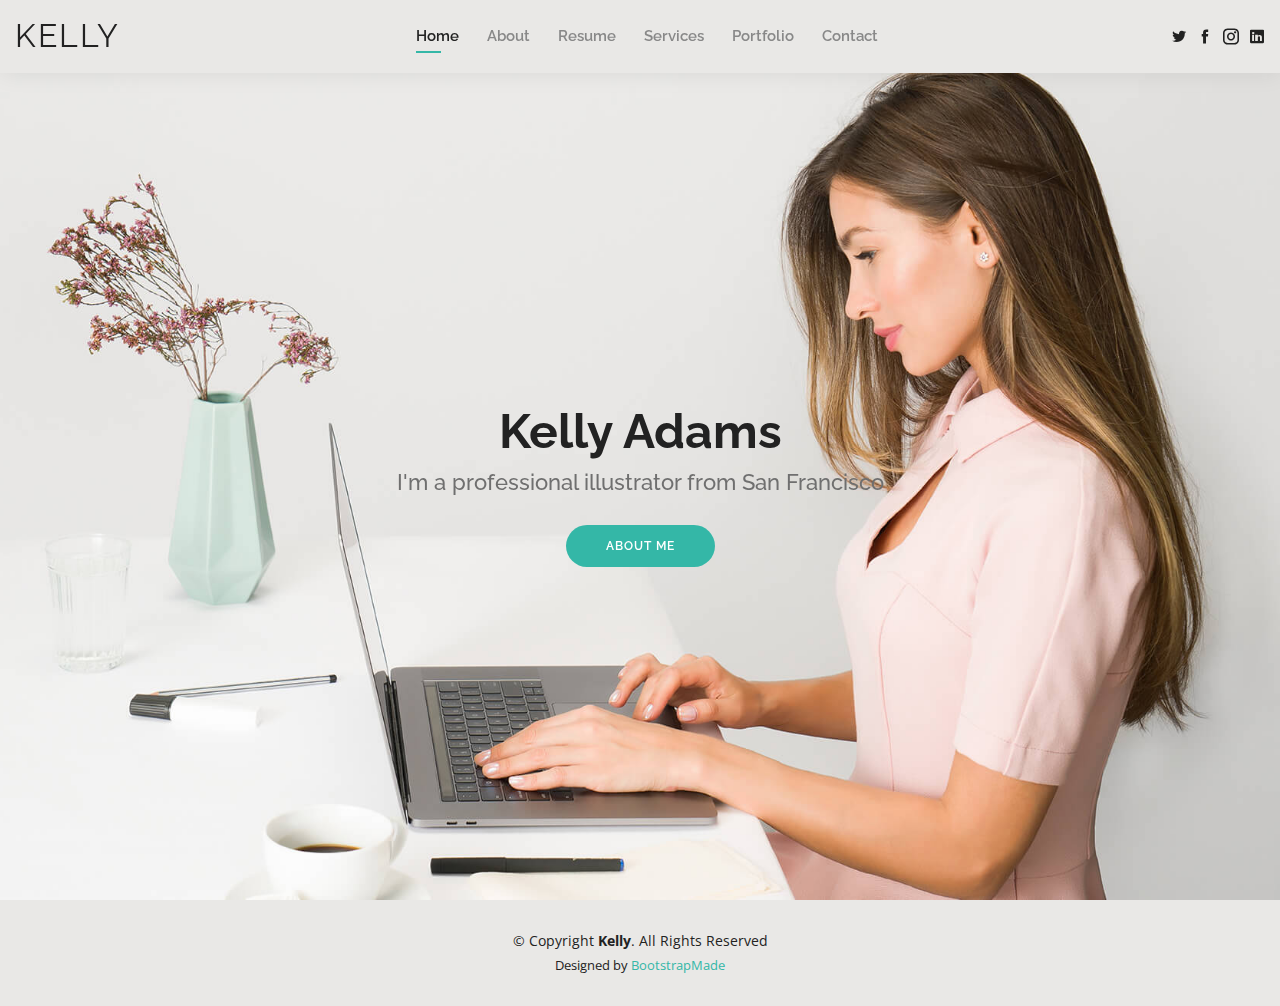
<file: Websites/corporate/Kelly/index.html>
<!DOCTYPE html>
<html lang="en">

<head>
  <meta charset="utf-8">
  <meta content="width=device-width, initial-scale=1.0" name="viewport">

  <title>Kelly Bootstrap Template - Index</title>
  <meta content="" name="description">
  <meta content="" name="keywords">

  <!-- Favicons -->
  <link href="assets/img/favicon.png" rel="icon">
  <link href="assets/img/apple-touch-icon.png" rel="apple-touch-icon">

  <!-- Google Fonts -->
  <link href="https://fonts.googleapis.com/css?family=Open+Sans:300,300i,400,400i,600,600i,700,700i|Raleway:300,300i,400,400i,500,500i,600,600i,700,700i|Poppins:300,300i,400,400i,500,500i,600,600i,700,700i" rel="stylesheet">

  <!-- Vendor CSS Files -->
  <link href="assets/vendor/bootstrap/css/bootstrap.min.css" rel="stylesheet">
  <link href="assets/vendor/icofont/icofont.min.css" rel="stylesheet">
  <link href="assets/vendor/owl.carousel/assets/owl.carousel.min.css" rel="stylesheet">
  <link href="assets/vendor/boxicons/css/boxicons.min.css" rel="stylesheet">
  <link href="assets/vendor/venobox/venobox.css" rel="stylesheet">
  <link href="assets/vendor/aos/aos.css" rel="stylesheet">

  <!-- Template Main CSS File -->
  <link href="assets/css/style.css" rel="stylesheet">

  <!-- =======================================================
  * Template Name: Kelly - v2.1.1
  * Template URL: https://bootstrapmade.com/kelly-free-bootstrap-cv-resume-html-template/
  * Author: BootstrapMade.com
  * License: https://bootstrapmade.com/license/
  ======================================================== -->
</head>

<body>

  <!-- ======= Header ======= -->
  <header id="header" class="fixed-top">
    <div class="container-fluid d-flex justify-content-between align-items-center">

      <h1 class="logo"><a href="index.html">Kelly</a></h1>
      <!-- Uncomment below if you prefer to use an image logo -->
      <!-- <a href="index.html" class="logo"><img src="assets/img/logo.png" alt="" class="img-fluid"></a>-->

      <nav class="nav-menu d-none d-lg-block">
        <ul>
          <li class="active"><a href="index.html">Home</a></li>
          <li><a href="about.html">About</a></li>
          <li><a href="resume.html">Resume</a></li>
          <li><a href="services.html">Services</a></li>
          <li><a href="portfolio.html">Portfolio</a></li>
          <li><a href="contact.html">Contact</a></li>
        </ul>
      </nav><!-- .nav-menu -->

      <div class="header-social-links">
        <a href="#" class="twitter"><i class="icofont-twitter"></i></a>
        <a href="#" class="facebook"><i class="icofont-facebook"></i></a>
        <a href="#" class="instagram"><i class="icofont-instagram"></i></a>
        <a href="#" class="linkedin"><i class="icofont-linkedin"></i></i></a>
      </div>

    </div>

  </header><!-- End Header -->

  <!-- ======= Hero Section ======= -->
  <section id="hero" class="d-flex align-items-center">
    <div class="container d-flex flex-column align-items-center" data-aos="zoom-in" data-aos-delay="100">
      <h1>Kelly Adams</h1>
      <h2>I'm a professional illustrator from San Francisco</h2>
      <a href="about.html" class="btn-about">About Me</a>
    </div>
  </section><!-- End Hero -->

  <!-- ======= Footer ======= -->
  <footer id="footer">
    <div class="container">
      <div class="copyright">
        &copy; Copyright <strong><span>Kelly</span></strong>. All Rights Reserved
      </div>
      <div class="credits">
        <!-- All the links in the footer should remain intact. -->
        <!-- You can delete the links only if you purchased the pro version. -->
        <!-- Licensing information: https://bootstrapmade.com/license/ -->
        <!-- Purchase the pro version with working PHP/AJAX contact form: https://bootstrapmade.com/kelly-free-bootstrap-cv-resume-html-template/ -->
        Designed by <a href="https://bootstrapmade.com/">BootstrapMade</a>
      </div>
    </div>
  </footer><!-- End  Footer -->

  <div id="preloader"></div>
  <a href="#" class="back-to-top"><i class="bx bx-up-arrow-alt"></i></a>

  <!-- Vendor JS Files -->
  <script src="assets/vendor/jquery/jquery.min.js"></script>
  <script src="assets/vendor/bootstrap/js/bootstrap.bundle.min.js"></script>
  <script src="assets/vendor/jquery.easing/jquery.easing.min.js"></script>
  <script src="assets/vendor/php-email-form/validate.js"></script>
  <script src="assets/vendor/waypoints/jquery.waypoints.min.js"></script>
  <script src="assets/vendor/counterup/counterup.min.js"></script>
  <script src="assets/vendor/owl.carousel/owl.carousel.min.js"></script>
  <script src="assets/vendor/isotope-layout/isotope.pkgd.min.js"></script>
  <script src="assets/vendor/venobox/venobox.min.js"></script>
  <script src="assets/vendor/aos/aos.js"></script>

  <!-- Template Main JS File -->
  <script src="assets/js/main.js"></script>

</body>

</html>
</file>
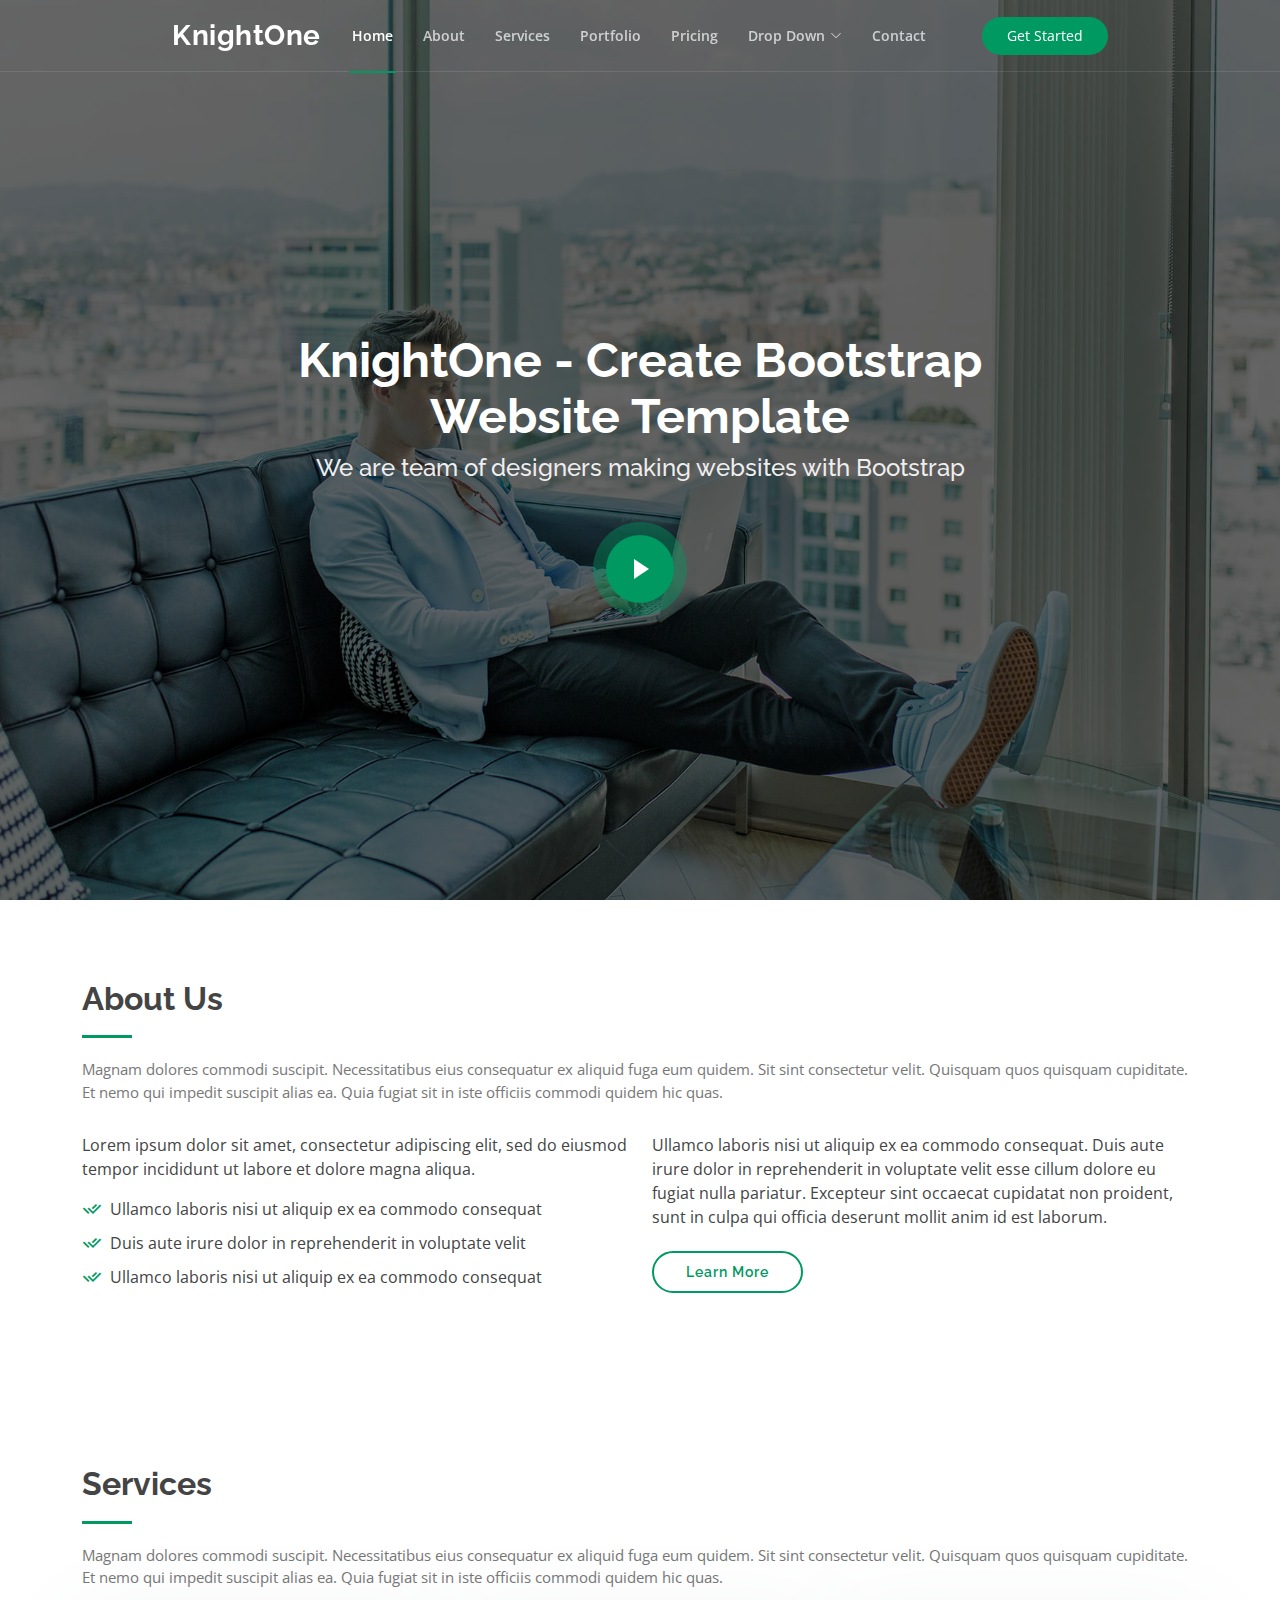
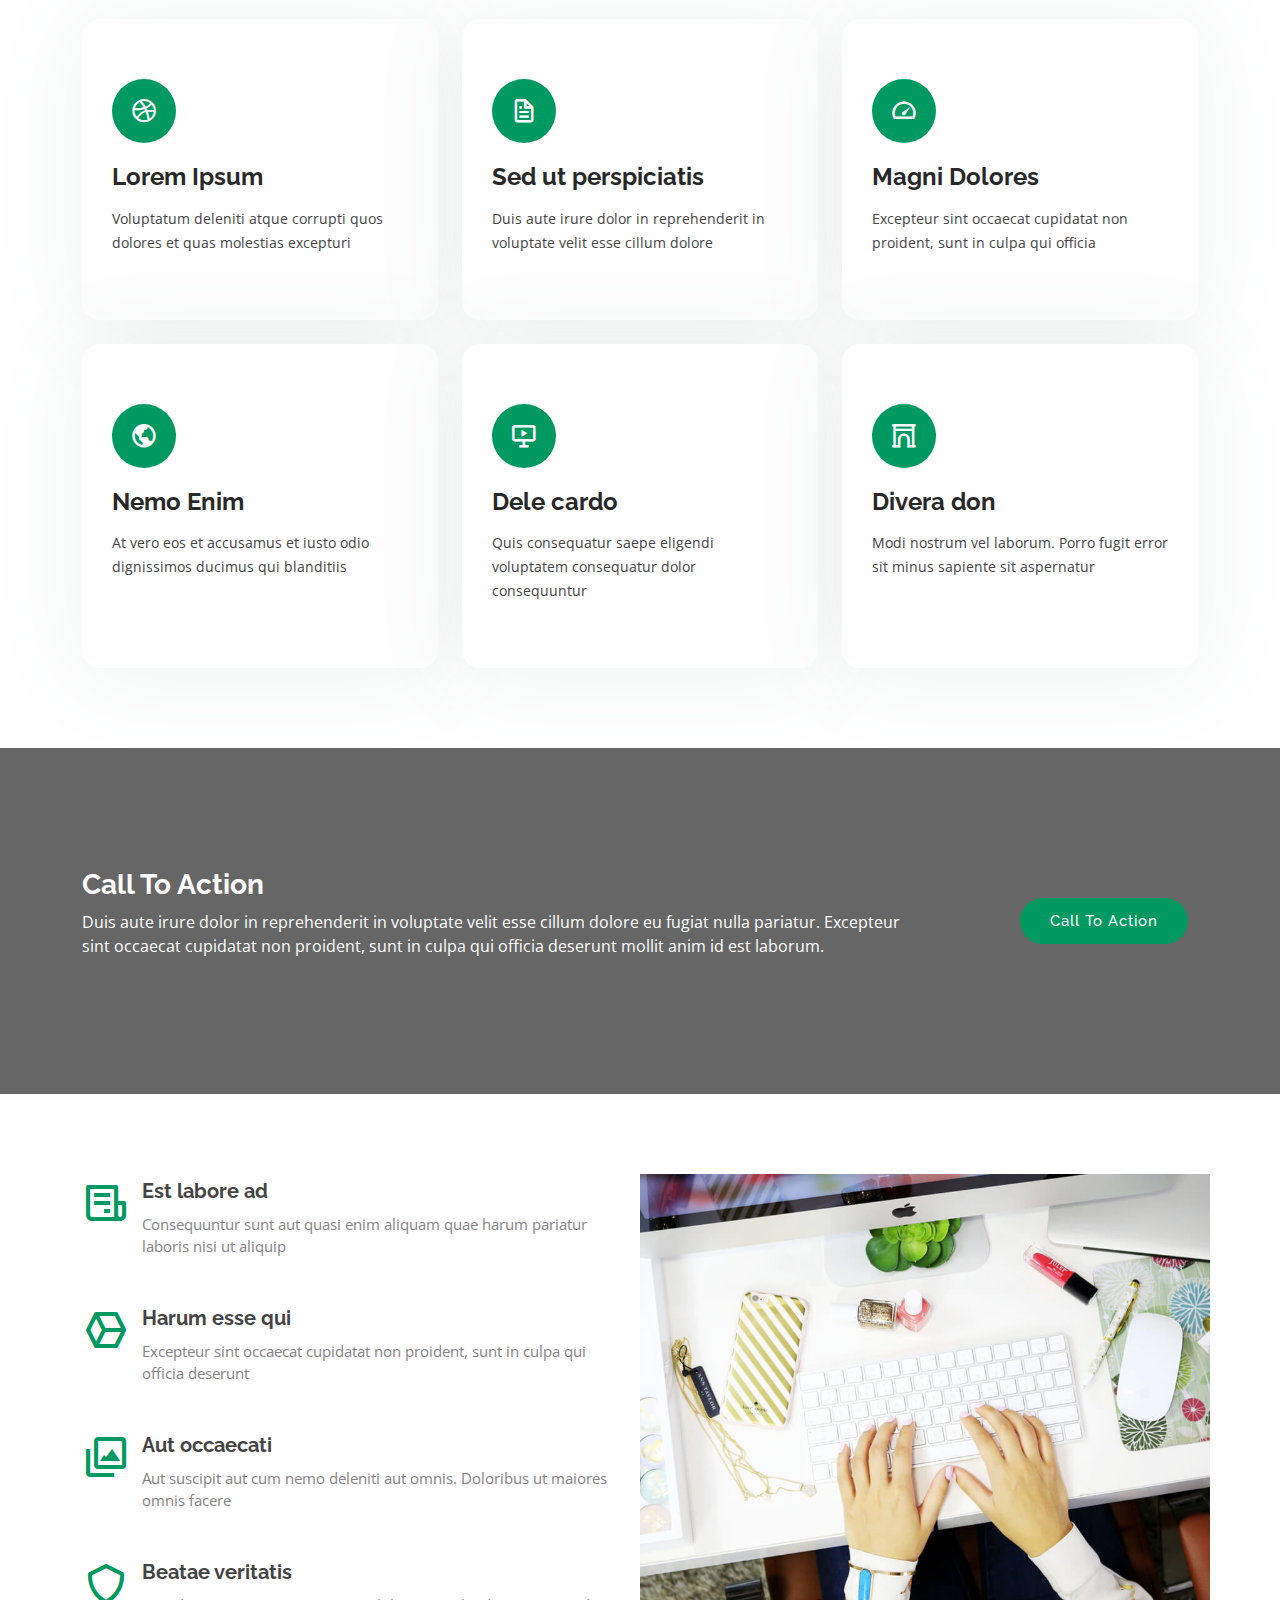
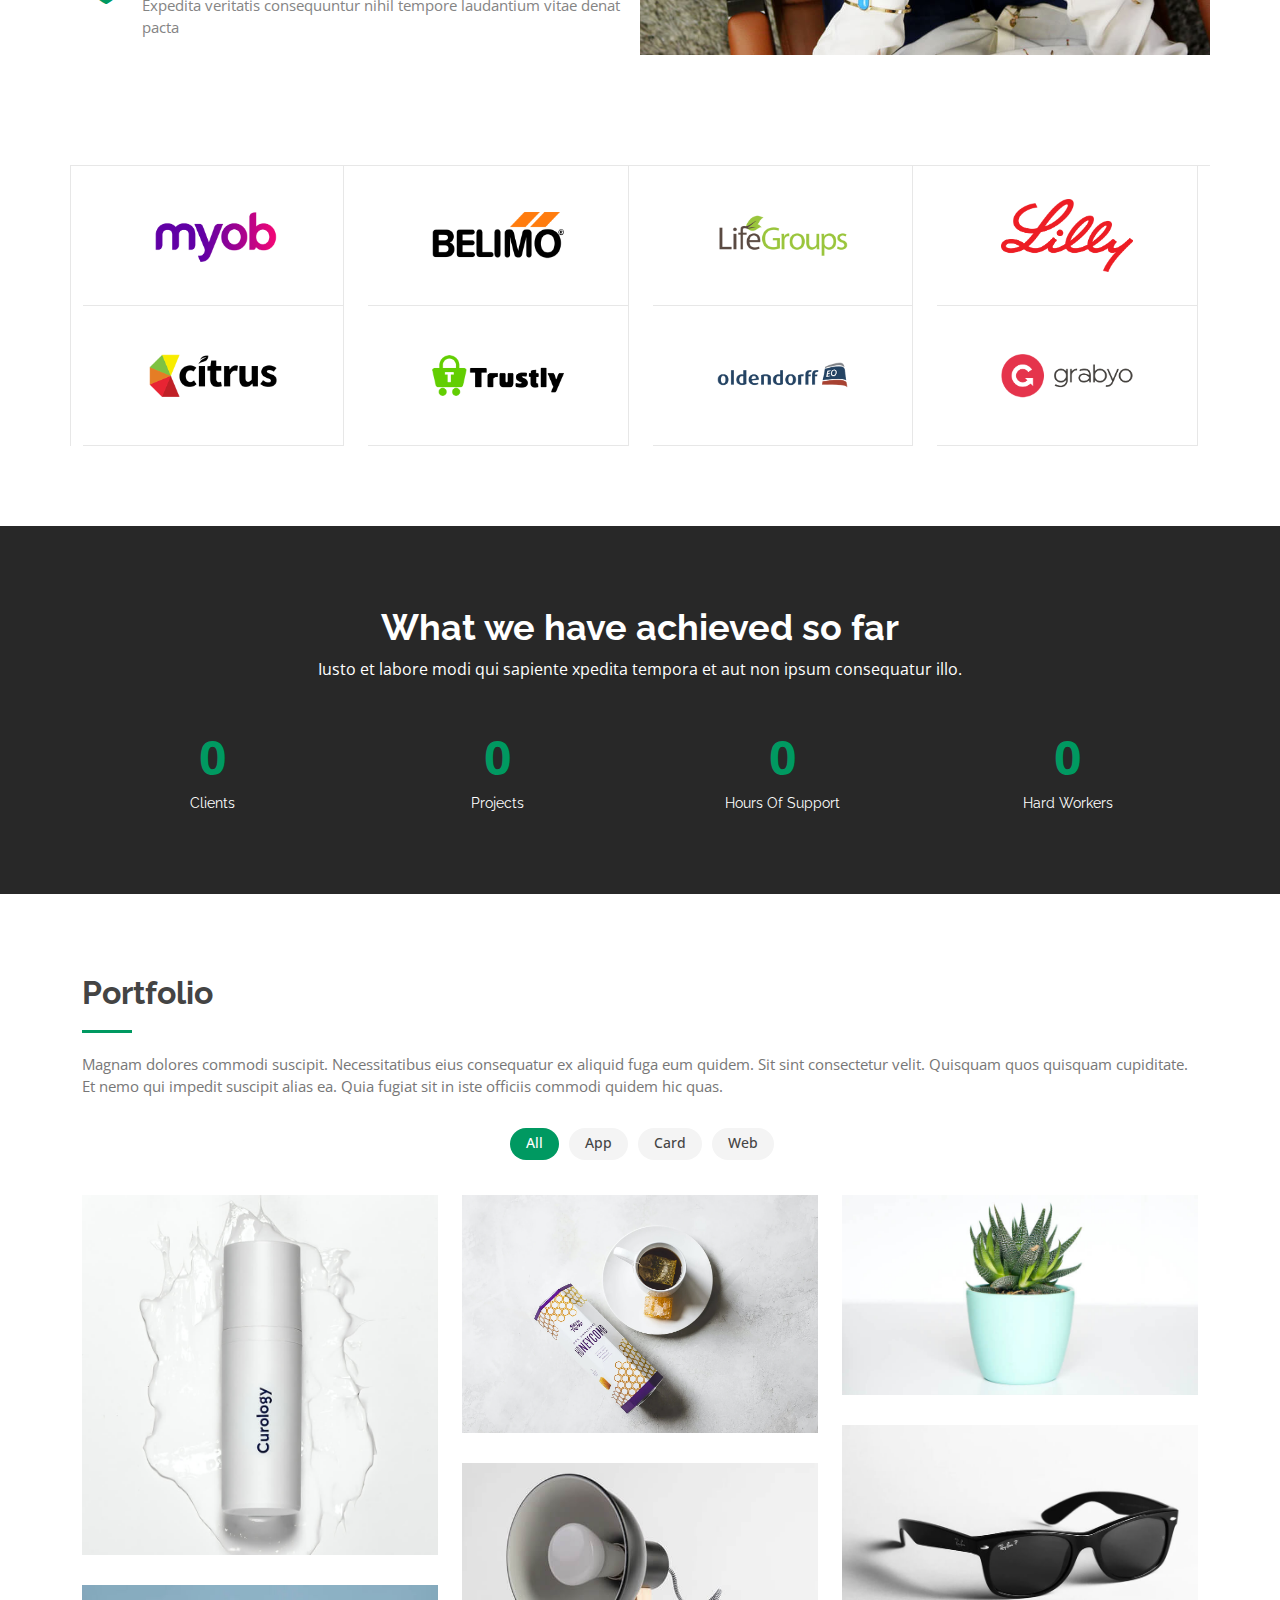
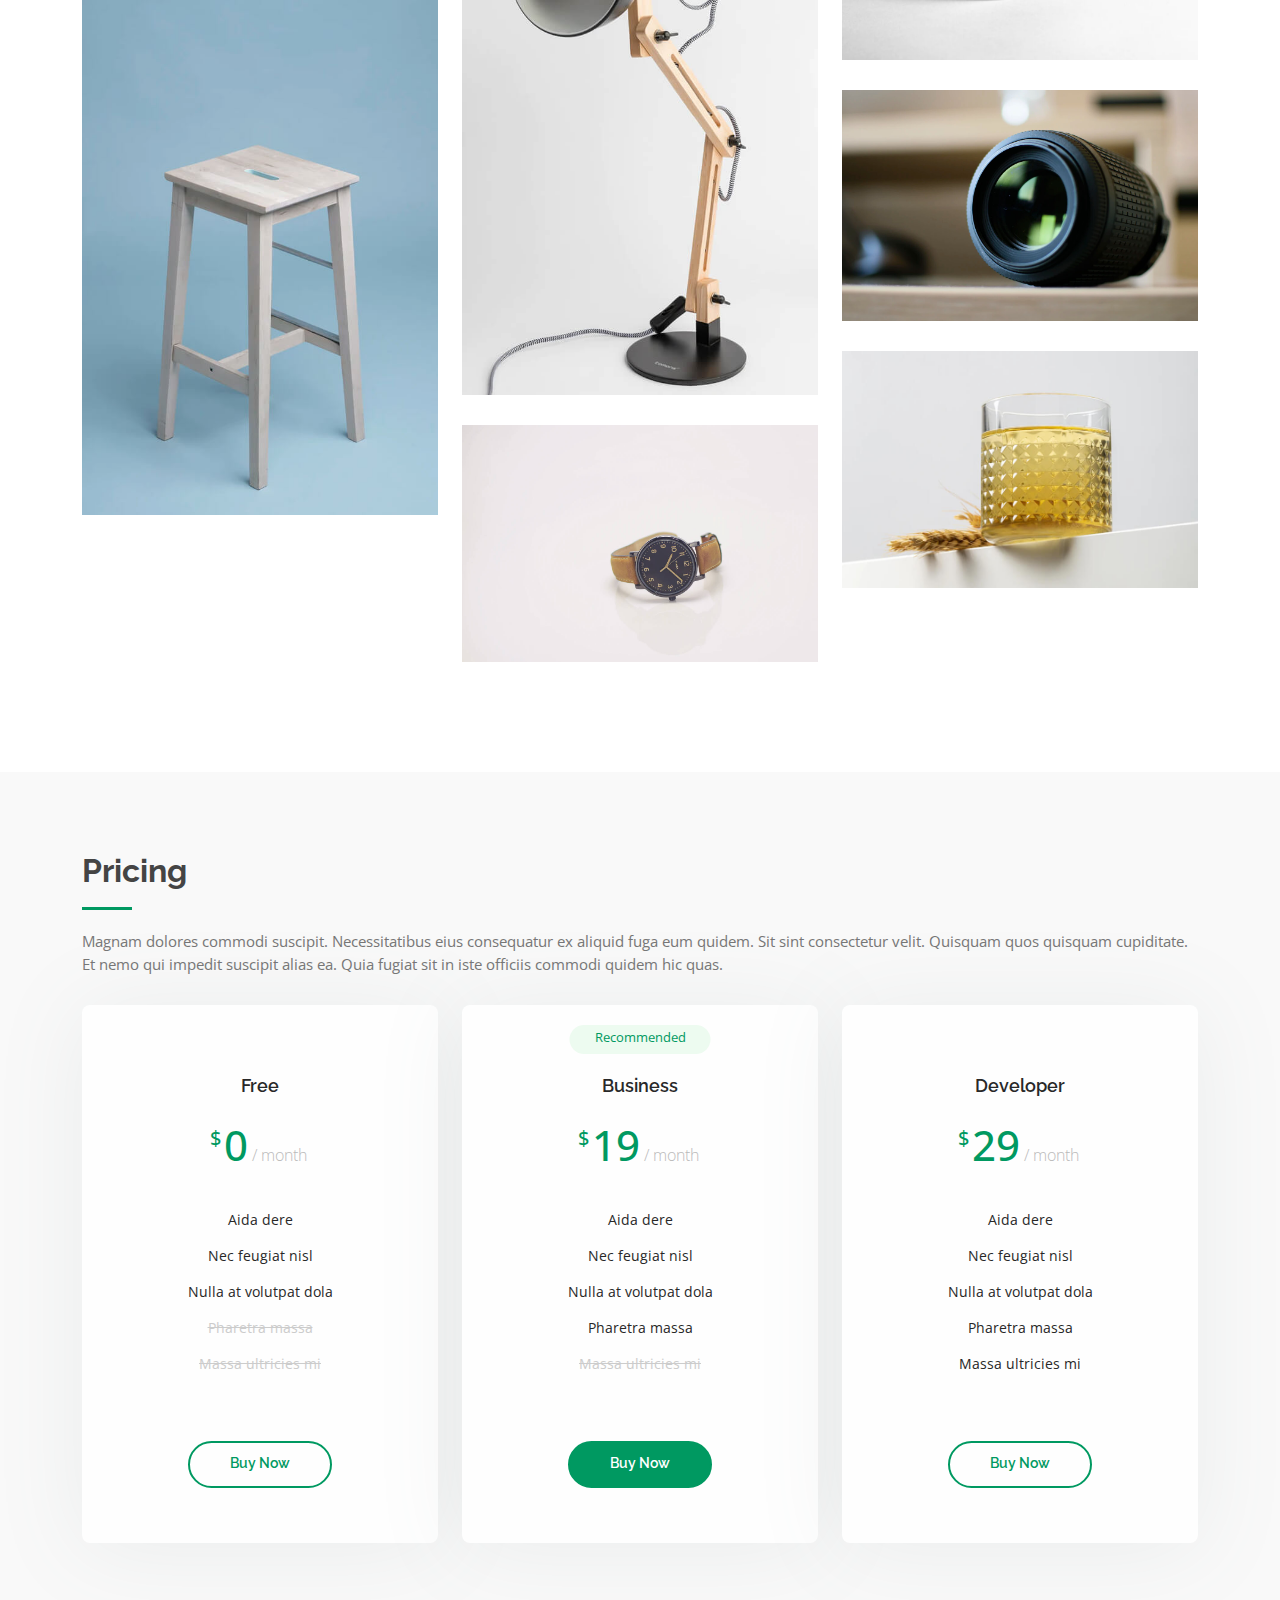
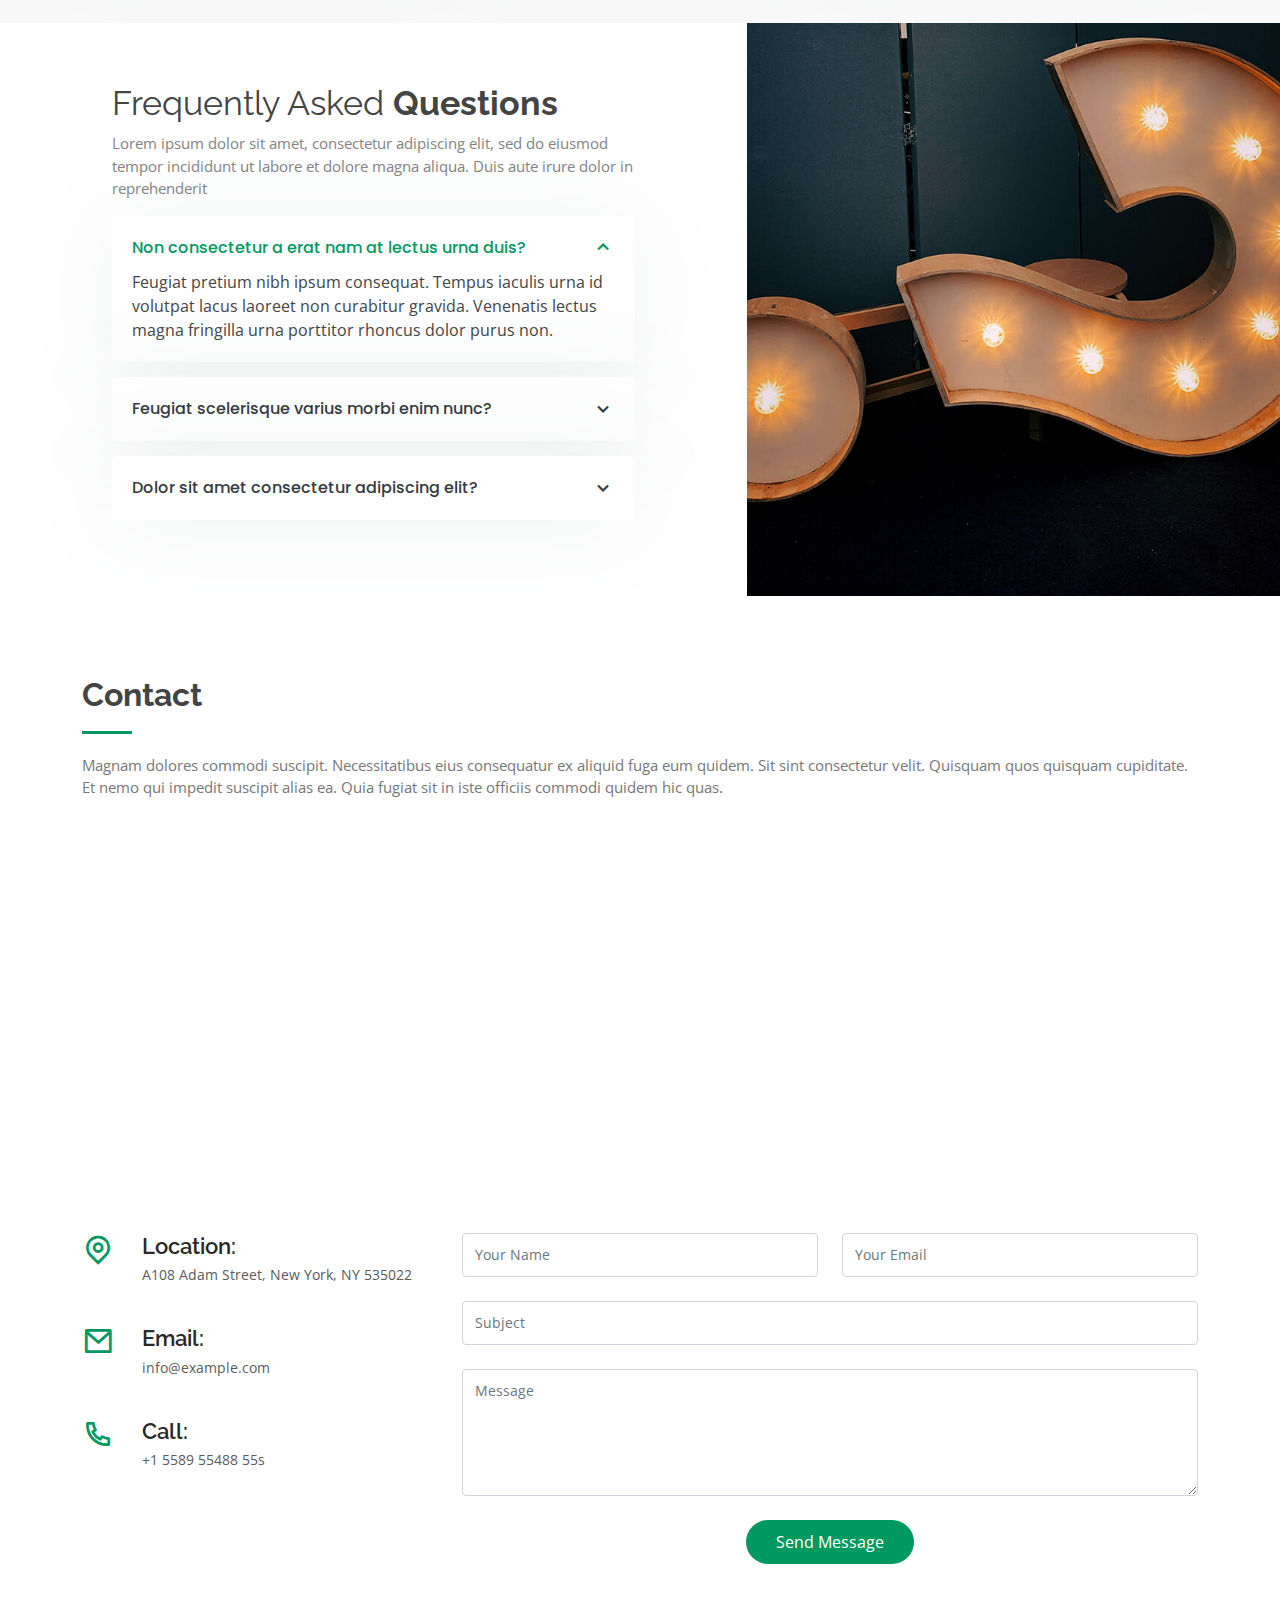
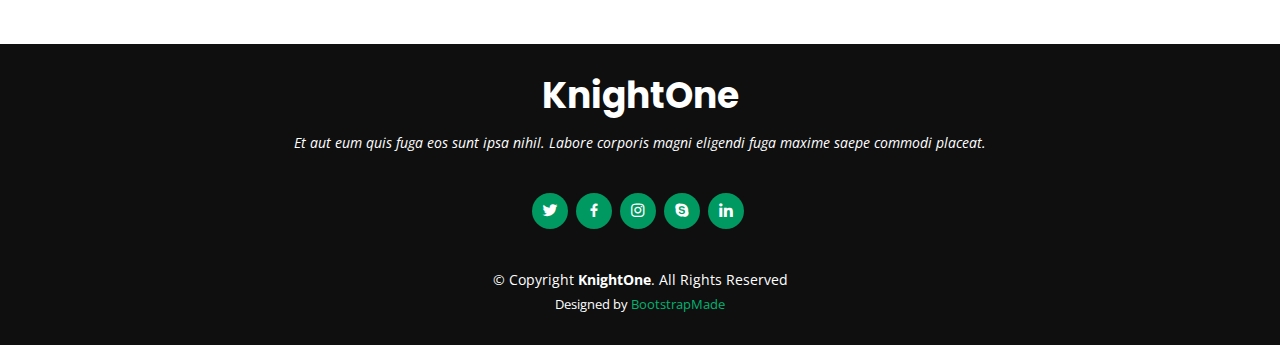
<file: Websites/corporate/KnightOne/index.html>
<!DOCTYPE html>
<html lang="en">

<head>
  <meta charset="utf-8">
  <meta content="width=device-width, initial-scale=1.0" name="viewport">

  <title>KnightOne Bootstrap Template - Index</title>
  <meta content="" name="description">
  <meta content="" name="keywords">

  <!-- Favicons -->
  <link href="assets/img/favicon.png" rel="icon">
  <link href="assets/img/apple-touch-icon.png" rel="apple-touch-icon">

  <!-- Google Fonts -->
  <link href="https://fonts.googleapis.com/css?family=Open+Sans:300,300i,400,400i,600,600i,700,700i|Raleway:300,300i,400,400i,500,500i,600,600i,700,700i|Poppins:300,300i,400,400i,500,500i,600,600i,700,700i" rel="stylesheet">

  <!-- Vendor CSS Files -->
  <link href="assets/vendor/bootstrap/css/bootstrap.min.css" rel="stylesheet">
  <link href="assets/vendor/bootstrap-icons/bootstrap-icons.css" rel="stylesheet">
  <link href="assets/vendor/boxicons/css/boxicons.min.css" rel="stylesheet">
  <link href="assets/vendor/glightbox/css/glightbox.min.css" rel="stylesheet">
  <link href="assets/vendor/remixicon/remixicon.css" rel="stylesheet">
  <link href="assets/vendor/swiper/swiper-bundle.min.css" rel="stylesheet">

  <!-- Template Main CSS File -->
  <link href="assets/css/style.css" rel="stylesheet">

  <!-- =======================================================
  * Template Name: KnightOne - v4.3.0
  * Template URL: https://bootstrapmade.com/knight-simple-one-page-bootstrap-template/
  * Author: BootstrapMade.com
  * License: https://bootstrapmade.com/license/
  ======================================================== -->
</head>

<body>

  <!-- ======= Header ======= -->
  <header id="header" class="fixed-top ">
    <div class="container-fluid">

      <div class="row justify-content-center">
        <div class="col-xl-9 d-flex align-items-center justify-content-lg-between">
          <h1 class="logo me-auto me-lg-0"><a href="index.html">KnightOne</a></h1>
          <!-- Uncomment below if you prefer to use an image logo -->
          <!-- <a href="index.html" class="logo me-auto me-lg-0"><img src="assets/img/logo.png" alt="" class="img-fluid"></a>-->

          <nav id="navbar" class="navbar order-last order-lg-0">
            <ul>
              <li><a class="nav-link scrollto active" href="#hero">Home</a></li>
              <li><a class="nav-link scrollto" href="#about">About</a></li>
              <li><a class="nav-link scrollto" href="#services">Services</a></li>
              <li><a class="nav-link scrollto " href="#portfolio">Portfolio</a></li>
              <li><a class="nav-link scrollto" href="#pricing">Pricing</a></li>
              <li class="dropdown"><a href="#"><span>Drop Down</span> <i class="bi bi-chevron-down"></i></a>
                <ul>
                  <li><a href="#">Drop Down 1</a></li>
                  <li class="dropdown"><a href="#"><span>Deep Drop Down</span> <i class="bi bi-chevron-right"></i></a>
                    <ul>
                      <li><a href="#">Deep Drop Down 1</a></li>
                      <li><a href="#">Deep Drop Down 2</a></li>
                      <li><a href="#">Deep Drop Down 3</a></li>
                      <li><a href="#">Deep Drop Down 4</a></li>
                      <li><a href="#">Deep Drop Down 5</a></li>
                    </ul>
                  </li>
                  <li><a href="#">Drop Down 2</a></li>
                  <li><a href="#">Drop Down 3</a></li>
                  <li><a href="#">Drop Down 4</a></li>
                </ul>
              </li>
              <li><a class="nav-link scrollto" href="#contact">Contact</a></li>
            </ul>
            <i class="bi bi-list mobile-nav-toggle"></i>
          </nav><!-- .navbar -->

          <a href="#about" class="get-started-btn scrollto">Get Started</a>
        </div>
      </div>

    </div>
  </header><!-- End Header -->

  <!-- ======= Hero Section ======= -->
  <section id="hero" class="d-flex flex-column justify-content-center">
    <div class="container">
      <div class="row justify-content-center">
        <div class="col-xl-8">
          <h1>KnightOne - Create Bootstrap Website Template</h1>
          <h2>We are team of designers making websites with Bootstrap</h2>
          <a href="https://www.youtube.com/watch?v=jDDaplaOz7Q" class="glightbox play-btn mb-4"></a>
        </div>
      </div>
    </div>
  </section><!-- End Hero -->

  <main id="main">

    <!-- ======= About Us Section ======= -->
    <section id="about" class="about">
      <div class="container">

        <div class="section-title">
          <h2>About Us</h2>
          <p>Magnam dolores commodi suscipit. Necessitatibus eius consequatur ex aliquid fuga eum quidem. Sit sint consectetur velit. Quisquam quos quisquam cupiditate. Et nemo qui impedit suscipit alias ea. Quia fugiat sit in iste officiis commodi quidem hic quas.</p>
        </div>

        <div class="row content">
          <div class="col-lg-6">
            <p>
              Lorem ipsum dolor sit amet, consectetur adipiscing elit, sed do eiusmod tempor incididunt ut labore et dolore
              magna aliqua.
            </p>
            <ul>
              <li><i class="ri-check-double-line"></i> Ullamco laboris nisi ut aliquip ex ea commodo consequat</li>
              <li><i class="ri-check-double-line"></i> Duis aute irure dolor in reprehenderit in voluptate velit</li>
              <li><i class="ri-check-double-line"></i> Ullamco laboris nisi ut aliquip ex ea commodo consequat</li>
            </ul>
          </div>
          <div class="col-lg-6 pt-4 pt-lg-0">
            <p>
              Ullamco laboris nisi ut aliquip ex ea commodo consequat. Duis aute irure dolor in reprehenderit in voluptate
              velit esse cillum dolore eu fugiat nulla pariatur. Excepteur sint occaecat cupidatat non proident, sunt in
              culpa qui officia deserunt mollit anim id est laborum.
            </p>
            <a href="#" class="btn-learn-more">Learn More</a>
          </div>
        </div>

      </div>
    </section><!-- End About Us Section -->

    <!-- ======= Services Section ======= -->
    <section id="services" class="services">
      <div class="container">

        <div class="section-title">
          <h2>Services</h2>
          <p>Magnam dolores commodi suscipit. Necessitatibus eius consequatur ex aliquid fuga eum quidem. Sit sint consectetur velit. Quisquam quos quisquam cupiditate. Et nemo qui impedit suscipit alias ea. Quia fugiat sit in iste officiis commodi quidem hic quas.</p>
        </div>

        <div class="row">
          <div class="col-lg-4 col-md-6 d-flex align-items-stretch">
            <div class="icon-box">
              <div class="icon"><i class="bx bxl-dribbble"></i></div>
              <h4><a href="">Lorem Ipsum</a></h4>
              <p>Voluptatum deleniti atque corrupti quos dolores et quas molestias excepturi</p>
            </div>
          </div>

          <div class="col-lg-4 col-md-6 d-flex align-items-stretch mt-4 mt-md-0">
            <div class="icon-box">
              <div class="icon"><i class="bx bx-file"></i></div>
              <h4><a href="">Sed ut perspiciatis</a></h4>
              <p>Duis aute irure dolor in reprehenderit in voluptate velit esse cillum dolore</p>
            </div>
          </div>

          <div class="col-lg-4 col-md-6 d-flex align-items-stretch mt-4 mt-lg-0">
            <div class="icon-box">
              <div class="icon"><i class="bx bx-tachometer"></i></div>
              <h4><a href="">Magni Dolores</a></h4>
              <p>Excepteur sint occaecat cupidatat non proident, sunt in culpa qui officia</p>
            </div>
          </div>

          <div class="col-lg-4 col-md-6 d-flex align-items-stretch mt-4">
            <div class="icon-box">
              <div class="icon"><i class="bx bx-world"></i></div>
              <h4><a href="">Nemo Enim</a></h4>
              <p>At vero eos et accusamus et iusto odio dignissimos ducimus qui blanditiis</p>
            </div>
          </div>

          <div class="col-lg-4 col-md-6 d-flex align-items-stretch mt-4">
            <div class="icon-box">
              <div class="icon"><i class="bx bx-slideshow"></i></div>
              <h4><a href="">Dele cardo</a></h4>
              <p>Quis consequatur saepe eligendi voluptatem consequatur dolor consequuntur</p>
            </div>
          </div>

          <div class="col-lg-4 col-md-6 d-flex align-items-stretch mt-4">
            <div class="icon-box">
              <div class="icon"><i class="bx bx-arch"></i></div>
              <h4><a href="">Divera don</a></h4>
              <p>Modi nostrum vel laborum. Porro fugit error sit minus sapiente sit aspernatur</p>
            </div>
          </div>

        </div>

      </div>
    </section><!-- End Services Section -->

    <!-- ======= Cta Section ======= -->
    <section id="cta" class="cta">
      <div class="container">

        <div class="row">
          <div class="col-lg-9 text-center text-lg-start">
            <h3>Call To Action</h3>
            <p> Duis aute irure dolor in reprehenderit in voluptate velit esse cillum dolore eu fugiat nulla pariatur. Excepteur sint occaecat cupidatat non proident, sunt in culpa qui officia deserunt mollit anim id est laborum.</p>
          </div>
          <div class="col-lg-3 cta-btn-container text-center">
            <a class="cta-btn align-middle" href="#">Call To Action</a>
          </div>
        </div>

      </div>
    </section><!-- End Cta Section -->

    <!-- ======= Features Section ======= -->
    <section id="features" class="features">
      <div class="container">

        <div class="row">
          <div class="col-lg-6 order-2 order-lg-1">
            <div class="icon-box mt-5 mt-lg-0">
              <i class="bx bx-receipt"></i>
              <h4>Est labore ad</h4>
              <p>Consequuntur sunt aut quasi enim aliquam quae harum pariatur laboris nisi ut aliquip</p>
            </div>
            <div class="icon-box mt-5">
              <i class="bx bx-cube-alt"></i>
              <h4>Harum esse qui</h4>
              <p>Excepteur sint occaecat cupidatat non proident, sunt in culpa qui officia deserunt</p>
            </div>
            <div class="icon-box mt-5">
              <i class="bx bx-images"></i>
              <h4>Aut occaecati</h4>
              <p>Aut suscipit aut cum nemo deleniti aut omnis. Doloribus ut maiores omnis facere</p>
            </div>
            <div class="icon-box mt-5">
              <i class="bx bx-shield"></i>
              <h4>Beatae veritatis</h4>
              <p>Expedita veritatis consequuntur nihil tempore laudantium vitae denat pacta</p>
            </div>
          </div>
          <div class="image col-lg-6 order-1 order-lg-2" style='background-image: url("assets/img/features.jpg");'></div>
        </div>

      </div>
    </section><!-- End Features Section -->

    <!-- ======= Clients Section ======= -->
    <section id="clients" class="clients">
      <div class="container">

        <div class="row no-gutters clients-wrap clearfix wow fadeInUp">

          <div class="col-lg-3 col-md-4 col-xs-6">
            <div class="client-logo">
              <img src="assets/img/clients/client-1.png" class="img-fluid" alt="">
            </div>
          </div>

          <div class="col-lg-3 col-md-4 col-xs-6">
            <div class="client-logo">
              <img src="assets/img/clients/client-2.png" class="img-fluid" alt="">
            </div>
          </div>

          <div class="col-lg-3 col-md-4 col-xs-6">
            <div class="client-logo">
              <img src="assets/img/clients/client-3.png" class="img-fluid" alt="">
            </div>
          </div>

          <div class="col-lg-3 col-md-4 col-xs-6">
            <div class="client-logo">
              <img src="assets/img/clients/client-4.png" class="img-fluid" alt="">
            </div>
          </div>

          <div class="col-lg-3 col-md-4 col-xs-6">
            <div class="client-logo">
              <img src="assets/img/clients/client-5.png" class="img-fluid" alt="">
            </div>
          </div>

          <div class="col-lg-3 col-md-4 col-xs-6">
            <div class="client-logo">
              <img src="assets/img/clients/client-6.png" class="img-fluid" alt="">
            </div>
          </div>

          <div class="col-lg-3 col-md-4 col-xs-6">
            <div class="client-logo">
              <img src="assets/img/clients/client-7.png" class="img-fluid" alt="">
            </div>
          </div>

          <div class="col-lg-3 col-md-4 col-xs-6">
            <div class="client-logo">
              <img src="assets/img/clients/client-8.png" class="img-fluid" alt="">
            </div>
          </div>

        </div>

      </div>
    </section><!-- End Clients Section -->

    <!-- ======= Counts Section ======= -->
    <section id="counts" class="counts">
      <div class="container">

        <div class="text-center title">
          <h3>What we have achieved so far</h3>
          <p>Iusto et labore modi qui sapiente xpedita tempora et aut non ipsum consequatur illo.</p>
        </div>

        <div class="row counters position-relative">

          <div class="col-lg-3 col-6 text-center">
            <span data-purecounter-start="0" data-purecounter-end="232" data-purecounter-duration="1" class="purecounter"></span>
            <p>Clients</p>
          </div>

          <div class="col-lg-3 col-6 text-center">
            <span data-purecounter-start="0" data-purecounter-end="521" data-purecounter-duration="1" class="purecounter"></span>
            <p>Projects</p>
          </div>

          <div class="col-lg-3 col-6 text-center">
            <span data-purecounter-start="0" data-purecounter-end="1463" data-purecounter-duration="1" class="purecounter"></span>
            <p>Hours Of Support</p>
          </div>

          <div class="col-lg-3 col-6 text-center">
            <span data-purecounter-start="0" data-purecounter-end="15" data-purecounter-duration="1" class="purecounter"></span>
            <p>Hard Workers</p>
          </div>

        </div>

      </div>
    </section><!-- End Counts Section -->

    <!-- ======= Portfolio Section ======= -->
    <section id="portfolio" class="portfolio">
      <div class="container">

        <div class="section-title">
          <h2>Portfolio</h2>
          <p>Magnam dolores commodi suscipit. Necessitatibus eius consequatur ex aliquid fuga eum quidem. Sit sint consectetur velit. Quisquam quos quisquam cupiditate. Et nemo qui impedit suscipit alias ea. Quia fugiat sit in iste officiis commodi quidem hic quas.</p>
        </div>

        <div class="row">
          <div class="col-lg-12 d-flex justify-content-center">
            <ul id="portfolio-flters">
              <li data-filter="*" class="filter-active">All</li>
              <li data-filter=".filter-app">App</li>
              <li data-filter=".filter-card">Card</li>
              <li data-filter=".filter-web">Web</li>
            </ul>
          </div>
        </div>

        <div class="row portfolio-container">

          <div class="col-lg-4 col-md-6 portfolio-item filter-app">
            <img src="assets/img/portfolio/portfolio-1.jpg" class="img-fluid" alt="">
            <div class="portfolio-info">
              <h4>App 1</h4>
              <p>App</p>
              <a href="assets/img/portfolio/portfolio-1.jpg" data-gallery="portfolioGallery" class="portfolio-lightbox preview-link" title="App 1"><i class="bx bx-plus"></i></a>
              <a href="portfolio-details.html" class="details-link" title="More Details"><i class="bx bx-link"></i></a>
            </div>
          </div>

          <div class="col-lg-4 col-md-6 portfolio-item filter-web">
            <img src="assets/img/portfolio/portfolio-2.jpg" class="img-fluid" alt="">
            <div class="portfolio-info">
              <h4>Web 3</h4>
              <p>Web</p>
              <a href="assets/img/portfolio/portfolio-2.jpg" data-gallery="portfolioGallery" class="portfolio-lightbox preview-link" title="Web 3"><i class="bx bx-plus"></i></a>
              <a href="portfolio-details.html" class="details-link" title="More Details"><i class="bx bx-link"></i></a>
            </div>
          </div>

          <div class="col-lg-4 col-md-6 portfolio-item filter-app">
            <img src="assets/img/portfolio/portfolio-3.jpg" class="img-fluid" alt="">
            <div class="portfolio-info">
              <h4>App 2</h4>
              <p>App</p>
              <a href="assets/img/portfolio/portfolio-3.jpg" data-gallery="portfolioGallery" class="portfolio-lightbox preview-link" title="App 2"><i class="bx bx-plus"></i></a>
              <a href="portfolio-details.html" class="details-link" title="More Details"><i class="bx bx-link"></i></a>
            </div>
          </div>

          <div class="col-lg-4 col-md-6 portfolio-item filter-card">
            <img src="assets/img/portfolio/portfolio-4.jpg" class="img-fluid" alt="">
            <div class="portfolio-info">
              <h4>Card 2</h4>
              <p>Card</p>
              <a href="assets/img/portfolio/portfolio-4.jpg" data-gallery="portfolioGallery" class="portfolio-lightbox preview-link" title="Card 2"><i class="bx bx-plus"></i></a>
              <a href="portfolio-details.html" class="details-link" title="More Details"><i class="bx bx-link"></i></a>
            </div>
          </div>

          <div class="col-lg-4 col-md-6 portfolio-item filter-web">
            <img src="assets/img/portfolio/portfolio-5.jpg" class="img-fluid" alt="">
            <div class="portfolio-info">
              <h4>Web 2</h4>
              <p>Web</p>
              <a href="assets/img/portfolio/portfolio-5.jpg" data-gallery="portfolioGallery" class="portfolio-lightbox preview-link" title="Web 2"><i class="bx bx-plus"></i></a>
              <a href="portfolio-details.html" class="details-link" title="More Details"><i class="bx bx-link"></i></a>
            </div>
          </div>

          <div class="col-lg-4 col-md-6 portfolio-item filter-app">
            <img src="assets/img/portfolio/portfolio-6.jpg" class="img-fluid" alt="">
            <div class="portfolio-info">
              <h4>App 3</h4>
              <p>App</p>
              <a href="assets/img/portfolio/portfolio-6.jpg" data-gallery="portfolioGallery" class="portfolio-lightbox preview-link" title="App 3"><i class="bx bx-plus"></i></a>
              <a href="portfolio-details.html" class="details-link" title="More Details"><i class="bx bx-link"></i></a>
            </div>
          </div>

          <div class="col-lg-4 col-md-6 portfolio-item filter-card">
            <img src="assets/img/portfolio/portfolio-7.jpg" class="img-fluid" alt="">
            <div class="portfolio-info">
              <h4>Card 1</h4>
              <p>Card</p>
              <a href="assets/img/portfolio/portfolio-7.jpg" data-gallery="portfolioGallery" class="portfolio-lightbox preview-link" title="Card 1"><i class="bx bx-plus"></i></a>
              <a href="portfolio-details.html" class="details-link" title="More Details"><i class="bx bx-link"></i></a>
            </div>
          </div>

          <div class="col-lg-4 col-md-6 portfolio-item filter-card">
            <img src="assets/img/portfolio/portfolio-8.jpg" class="img-fluid" alt="">
            <div class="portfolio-info">
              <h4>Card 3</h4>
              <p>Card</p>
              <a href="assets/img/portfolio/portfolio-8.jpg" data-gallery="portfolioGallery" class="portfolio-lightbox preview-link" title="Card 3"><i class="bx bx-plus"></i></a>
              <a href="portfolio-details.html" class="details-link" title="More Details"><i class="bx bx-link"></i></a>
            </div>
          </div>

          <div class="col-lg-4 col-md-6 portfolio-item filter-web">
            <img src="assets/img/portfolio/portfolio-9.jpg" class="img-fluid" alt="">
            <div class="portfolio-info">
              <h4>Web 3</h4>
              <p>Web</p>
              <a href="assets/img/portfolio/portfolio-9.jpg" data-gallery="portfolioGallery" class="portfolio-lightbox preview-link" title="Web 3"><i class="bx bx-plus"></i></a>
              <a href="portfolio-details.html" class="details-link" title="More Details"><i class="bx bx-link"></i></a>
            </div>
          </div>

        </div>

      </div>
    </section><!-- End Portfolio Section -->

    <!-- ======= Pricing Section ======= -->
    <section id="pricing" class="pricing">
      <div class="container">

        <div class="section-title">
          <h2>Pricing</h2>
          <p>Magnam dolores commodi suscipit. Necessitatibus eius consequatur ex aliquid fuga eum quidem. Sit sint consectetur velit. Quisquam quos quisquam cupiditate. Et nemo qui impedit suscipit alias ea. Quia fugiat sit in iste officiis commodi quidem hic quas.</p>
        </div>

        <div class="row">

          <div class="col-lg-4 col-md-6">
            <div class="box">
              <h3>Free</h3>
              <h4><sup>$</sup>0<span> / month</span></h4>
              <ul>
                <li>Aida dere</li>
                <li>Nec feugiat nisl</li>
                <li>Nulla at volutpat dola</li>
                <li class="na">Pharetra massa</li>
                <li class="na">Massa ultricies mi</li>
              </ul>
              <div class="btn-wrap">
                <a href="#" class="btn-buy">Buy Now</a>
              </div>
            </div>
          </div>

          <div class="col-lg-4 col-md-6 mt-4 mt-md-0">
            <div class="box recommended">
              <span class="recommended-badge">Recommended</span>
              <h3>Business</h3>
              <h4><sup>$</sup>19<span> / month</span></h4>
              <ul>
                <li>Aida dere</li>
                <li>Nec feugiat nisl</li>
                <li>Nulla at volutpat dola</li>
                <li>Pharetra massa</li>
                <li class="na">Massa ultricies mi</li>
              </ul>
              <div class="btn-wrap">
                <a href="#" class="btn-buy">Buy Now</a>
              </div>
            </div>
          </div>

          <div class="col-lg-4 col-md-6 mt-4 mt-lg-0">
            <div class="box">
              <h3>Developer</h3>
              <h4><sup>$</sup>29<span> / month</span></h4>
              <ul>
                <li>Aida dere</li>
                <li>Nec feugiat nisl</li>
                <li>Nulla at volutpat dola</li>
                <li>Pharetra massa</li>
                <li>Massa ultricies mi</li>
              </ul>
              <div class="btn-wrap">
                <a href="#" class="btn-buy">Buy Now</a>
              </div>
            </div>
          </div>

        </div>

      </div>
    </section><!-- End Pricing Section -->

    <!-- ======= Faq Section ======= -->
    <section id="faq" class="faq">
      <div class="container-fluid">

        <div class="row">

          <div class="col-lg-7 d-flex flex-column justify-content-center align-items-stretch  order-2 order-lg-1">

            <div class="content">
              <h3>Frequently Asked <strong>Questions</strong></h3>
              <p>
                Lorem ipsum dolor sit amet, consectetur adipiscing elit, sed do eiusmod tempor incididunt ut labore et dolore magna aliqua. Duis aute irure dolor in reprehenderit
              </p>
            </div>

            <div class="accordion-list">
              <ul>
                <li>
                  <a data-bs-toggle="collapse" class="collapse" data-bs-target="#accordion-list-1">Non consectetur a erat nam at lectus urna duis? <i class="bx bx-chevron-down icon-show"></i><i class="bx bx-chevron-up icon-close"></i></a>
                  <div id="accordion-list-1" class="collapse show" data-bs-parent=".accordion-list">
                    <p>
                      Feugiat pretium nibh ipsum consequat. Tempus iaculis urna id volutpat lacus laoreet non curabitur gravida. Venenatis lectus magna fringilla urna porttitor rhoncus dolor purus non.
                    </p>
                  </div>
                </li>

                <li>
                  <a data-bs-toggle="collapse" data-bs-target="#accordion-list-2" class="collapsed">Feugiat scelerisque varius morbi enim nunc? <i class="bx bx-chevron-down icon-show"></i><i class="bx bx-chevron-up icon-close"></i></a>
                  <div id="accordion-list-2" class="collapse" data-bs-parent=".accordion-list">
                    <p>
                      Dolor sit amet consectetur adipiscing elit pellentesque habitant morbi. Id interdum velit laoreet id donec ultrices. Fringilla phasellus faucibus scelerisque eleifend donec pretium. Est pellentesque elit ullamcorper dignissim. Mauris ultrices eros in cursus turpis massa tincidunt dui.
                    </p>
                  </div>
                </li>

                <li>
                  <a data-bs-toggle="collapse" data-bs-target="#accordion-list-3" class="collapsed">Dolor sit amet consectetur adipiscing elit? <i class="bx bx-chevron-down icon-show"></i><i class="bx bx-chevron-up icon-close"></i></a>
                  <div id="accordion-list-3" class="collapse" data-bs-parent=".accordion-list">
                    <p>
                      Eleifend mi in nulla posuere sollicitudin aliquam ultrices sagittis orci. Faucibus pulvinar elementum integer enim. Sem nulla pharetra diam sit amet nisl suscipit. Rutrum tellus pellentesque eu tincidunt. Lectus urna duis convallis convallis tellus. Urna molestie at elementum eu facilisis sed odio morbi quis
                    </p>
                  </div>
                </li>

              </ul>
            </div>

          </div>

          <div class="col-lg-5 align-items-stretch order-1 order-lg-2 img" style='background-image: url("assets/img/faq.jpg");'>&nbsp;</div>
        </div>

      </div>
    </section><!-- End Faq Section -->

    <!-- ======= Contact Section ======= -->
    <section id="contact" class="contact">
      <div class="container">

        <div class="section-title">
          <h2>Contact</h2>
          <p>Magnam dolores commodi suscipit. Necessitatibus eius consequatur ex aliquid fuga eum quidem. Sit sint consectetur velit. Quisquam quos quisquam cupiditate. Et nemo qui impedit suscipit alias ea. Quia fugiat sit in iste officiis commodi quidem hic quas.</p>
        </div>
      </div>

      <div>
        <iframe style="border:0; width: 100%; height: 350px;" src="https://www.google.com/maps/embed?pb=!1m14!1m8!1m3!1d12097.433213460943!2d-74.0062269!3d40.7101282!3m2!1i1024!2i768!4f13.1!3m3!1m2!1s0x0%3A0xb89d1fe6bc499443!2sDowntown+Conference+Center!5e0!3m2!1smk!2sbg!4v1539943755621" frameborder="0" allowfullscreen></iframe>
      </div>

      <div class="container">

        <div class="row mt-5">

          <div class="col-lg-4">
            <div class="info">
              <div class="address">
                <i class="ri-map-pin-line"></i>
                <h4>Location:</h4>
                <p>A108 Adam Street, New York, NY 535022</p>
              </div>

              <div class="email">
                <i class="ri-mail-line"></i>
                <h4>Email:</h4>
                <p>info@example.com</p>
              </div>

              <div class="phone">
                <i class="ri-phone-line"></i>
                <h4>Call:</h4>
                <p>+1 5589 55488 55s</p>
              </div>

            </div>

          </div>

          <div class="col-lg-8 mt-5 mt-lg-0">

            <form action="forms/contact.php" method="post" role="form" class="php-email-form">
              <div class="row">
                <div class="col-md-6 form-group">
                  <input type="text" name="name" class="form-control" id="name" placeholder="Your Name" required>
                </div>
                <div class="col-md-6 form-group mt-3 mt-md-0">
                  <input type="email" class="form-control" name="email" id="email" placeholder="Your Email" required>
                </div>
              </div>
              <div class="form-group mt-3">
                <input type="text" class="form-control" name="subject" id="subject" placeholder="Subject" required>
              </div>
              <div class="form-group mt-3">
                <textarea class="form-control" name="message" rows="5" placeholder="Message" required></textarea>
              </div>
              <div class="my-3">
                <div class="loading">Loading</div>
                <div class="error-message"></div>
                <div class="sent-message">Your message has been sent. Thank you!</div>
              </div>
              <div class="text-center"><button type="submit">Send Message</button></div>
            </form>

          </div>

        </div>

      </div>
    </section><!-- End Contact Section -->

  </main><!-- End #main -->

  <!-- ======= Footer ======= -->
  <footer id="footer">
    <div class="container">
      <h3>KnightOne</h3>
      <p>Et aut eum quis fuga eos sunt ipsa nihil. Labore corporis magni eligendi fuga maxime saepe commodi placeat.</p>
      <div class="social-links">
        <a href="#" class="twitter"><i class="bx bxl-twitter"></i></a>
        <a href="#" class="facebook"><i class="bx bxl-facebook"></i></a>
        <a href="#" class="instagram"><i class="bx bxl-instagram"></i></a>
        <a href="#" class="google-plus"><i class="bx bxl-skype"></i></a>
        <a href="#" class="linkedin"><i class="bx bxl-linkedin"></i></a>
      </div>
      <div class="copyright">
        &copy; Copyright <strong><span>KnightOne</span></strong>. All Rights Reserved
      </div>
      <div class="credits">
        <!-- All the links in the footer should remain intact. -->
        <!-- You can delete the links only if you purchased the pro version. -->
        <!-- Licensing information: https://bootstrapmade.com/license/ -->
        <!-- Purchase the pro version with working PHP/AJAX contact form: https://bootstrapmade.com/knight-simple-one-page-bootstrap-template/ -->
        Designed by <a href="https://bootstrapmade.com/">BootstrapMade</a>
      </div>
    </div>
  </footer><!-- End Footer -->

  <div id="preloader"></div>
  <a href="#" class="back-to-top d-flex align-items-center justify-content-center"><i class="bi bi-arrow-up-short"></i></a>

  <!-- Vendor JS Files -->
  <script src="assets/vendor/bootstrap/js/bootstrap.bundle.min.js"></script>
  <script src="assets/vendor/glightbox/js/glightbox.min.js"></script>
  <script src="assets/vendor/isotope-layout/isotope.pkgd.min.js"></script>
  <script src="assets/vendor/php-email-form/validate.js"></script>
  <script src="assets/vendor/purecounter/purecounter.js"></script>
  <script src="assets/vendor/swiper/swiper-bundle.min.js"></script>

  <!-- Template Main JS File -->
  <script src="assets/js/main.js"></script>

</body>

</html>
</file>
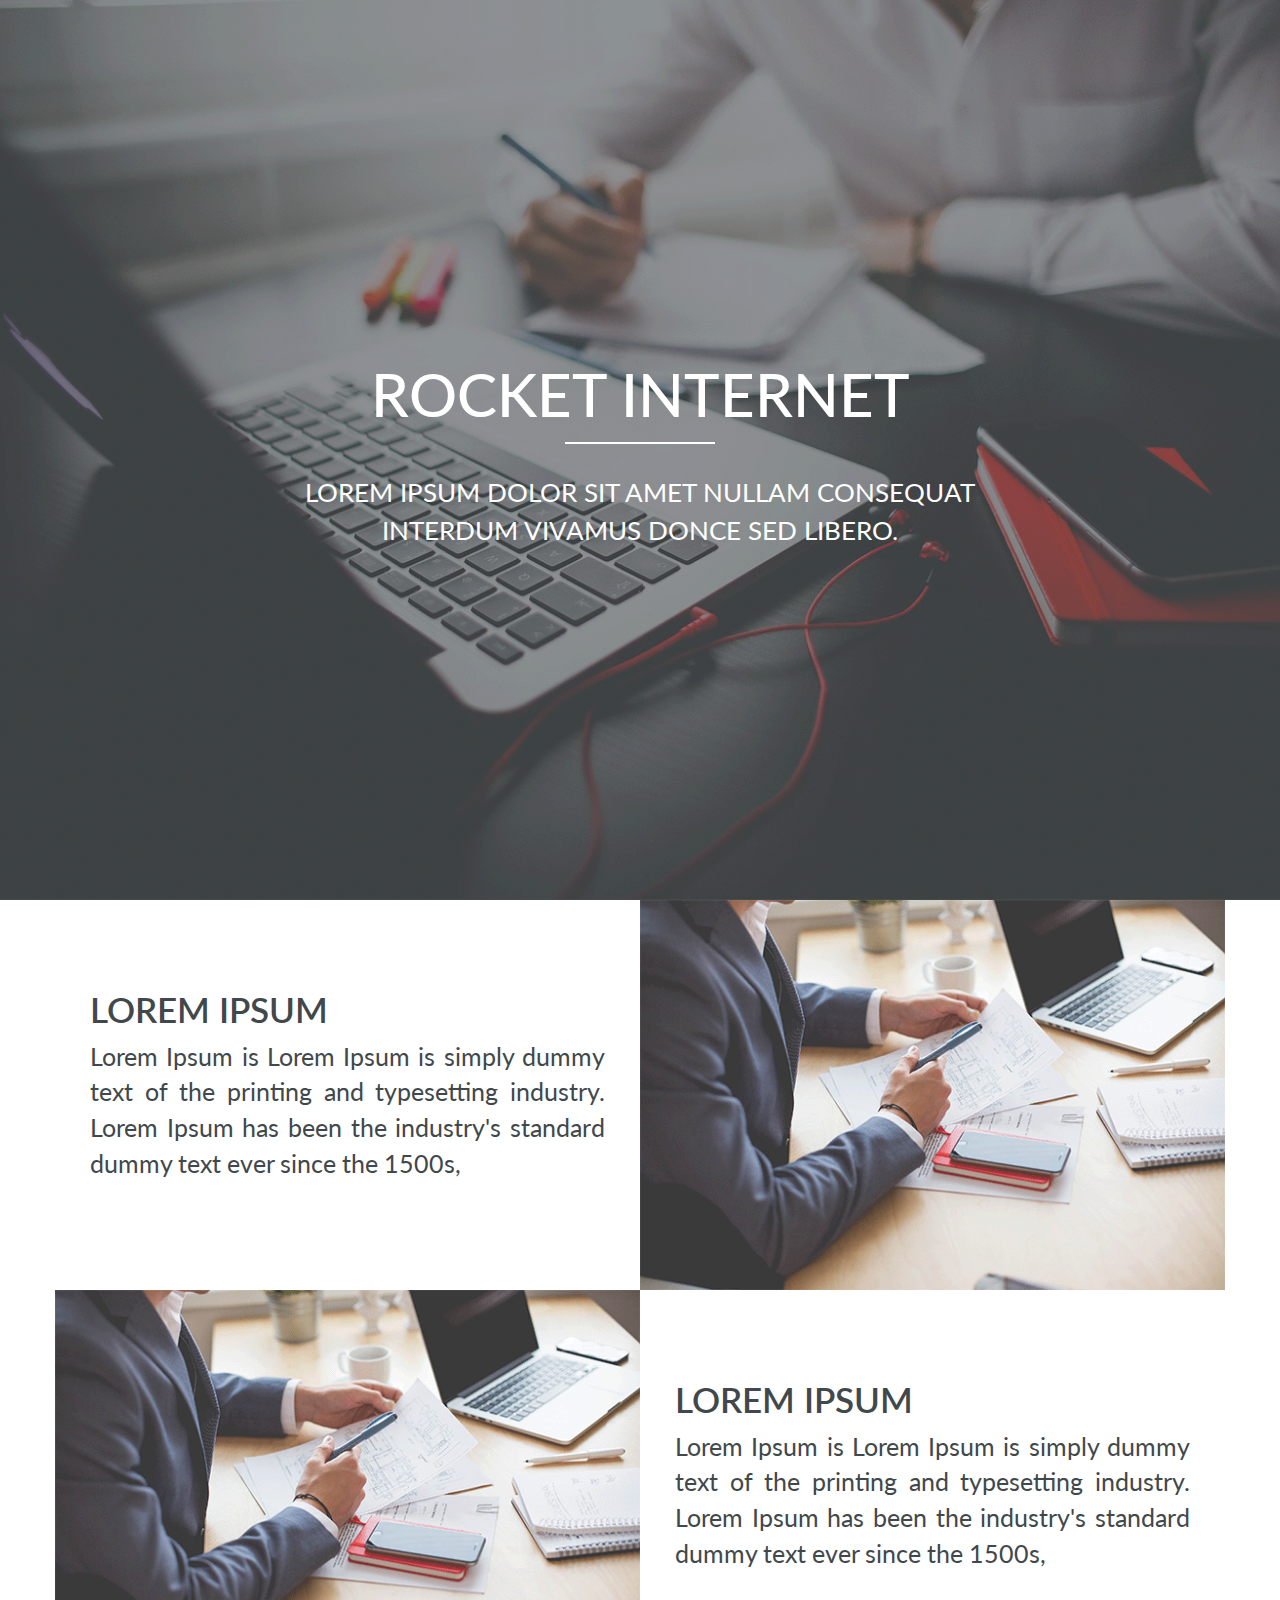
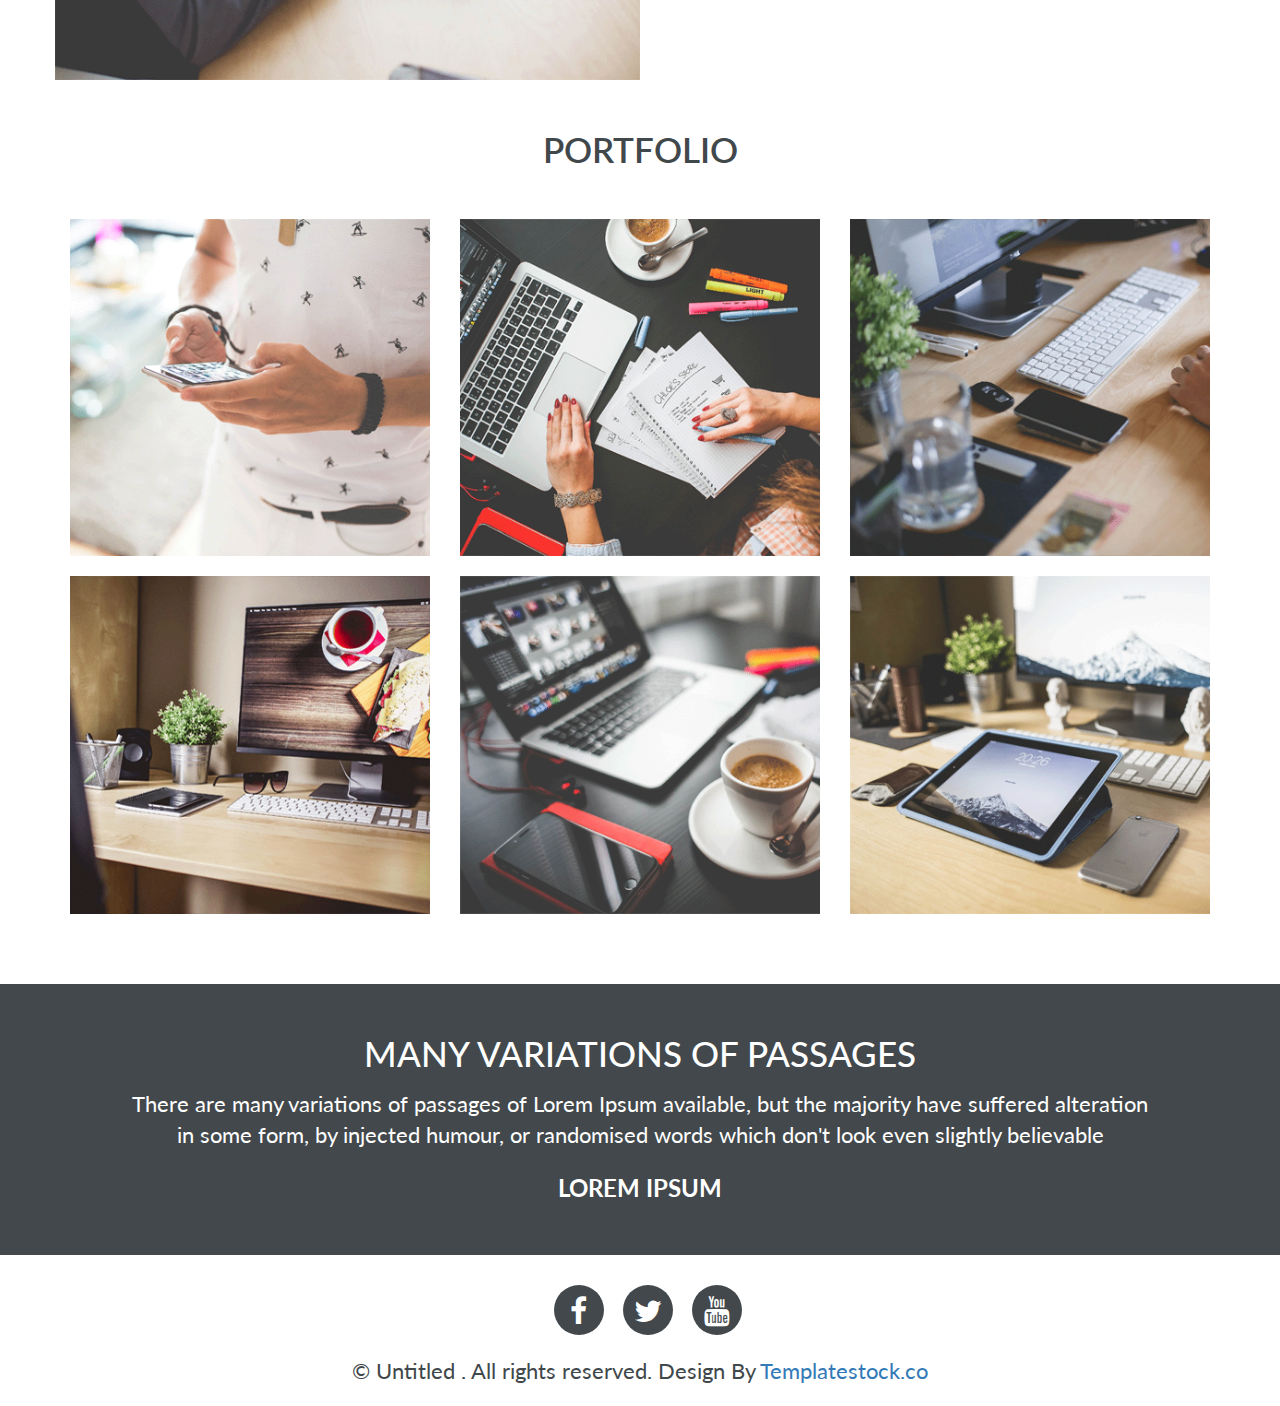
<file: Websites/corporate/rocket-internet/index.html>
<!DOCTYPE html>
<!--
	Rocket Internet by TEMPLATE STOCK
	templatestock.co @templatestock
	Released for free under the Creative Commons Attribution 3.0 license (templated.co/license)
-->

<html>
<head>
	<title>Rocket Internet by TEMPLATE STOCK</title>

	<!-- Bootstrap CSS -->
	<link rel="stylesheet" type="text/css" href="css/bootstrap.min.css">

	<!-- Goggle Font -->
	<link href='https://fonts.googleapis.com/css?family=Lato:400,700,900,300' rel='stylesheet' type='text/css'>

	<!-- Font Css -->
	<link rel="stylesheet" type="text/css" href="css/font-awesome.min.css">

	<!-- Custom CSS -->
	<link rel="stylesheet" type="text/css" href="css/style.css">

	<!-- Animation Css -->
	<link rel="stylesheet" href="css/animate.css">

</head>
<body>
<header>
	<div id="homeFullScreen">
		<div class="header-text">
			<h1>Rocket internet</h1>
			<div class="vertical-line"></div>
			<p>
				LOREM IPSUM DOLOR SIT AMET NULLAM CONSEQUAT 
				<br />
				INTERDUM VIVAMUS DONCE SED LIBERO.
			</p>
		</div><!-- End HeaderText -->
	</div><!-- End homeFullScreen -->
</header><!-- End Header -->

<!-- Feature -->

<section class="feature">
	<div class="container">
		<div class="row">
			<div class="col-md-6 col-sm-6">
				<div class="feature-box">
					<h1>Lorem Ipsum</h1>
					<p>Lorem Ipsum is Lorem Ipsum is simply dummy text of the printing and typesetting industry. Lorem Ipsum has been the industry's standard dummy text ever since the 1500s,</p>
				</div>
			</div><!-- End col-md-6 -->
			<div class="col-md-6 col-sm-6 nopadding">
				<img src="images/1.png">
			</div><!-- End col-md-6 -->

			<div class="clearfix"></div><!-- End clearfix -->

			<div class="col-md-6 col-sm-6 nopadding">
				<img src="images/1.png">
			</div><!-- End col-md-6 -->
			<div class="col-md-6 col-sm-6">
				<div class="feature-box">
					<h1>Lorem Ipsum</h1>
					<p>Lorem Ipsum is Lorem Ipsum is simply dummy text of the printing and typesetting industry. Lorem Ipsum has been 	the industry's standard dummy text ever since the 1500s,</p>
				</div>
			</div><!-- End col-md-6 -->
		</div>
	</div>
</section>

<!-- portfolio -->

<section class="portfolio">
	<div class="container">
		<div class="row">
			<div class="col-md-12">
				<h1 class="heading">Portfolio</h1>
			</div><!-- End col-md-12 -->

			<div class="col-md-4 col-sm-4">
				<img src="images/p-1.png">
			</div><!-- End col-md-4 -->
			<div class="col-md-4 col-sm-4">
				<img src="images/p-2.png">
			</div><!-- End col-md-4 -->
			<div class="col-md-4 col-sm-4 last-img">
				<img src="images/p-3.png">
			</div><!-- End col-md-4 -->

			<div class="clearfix"></div><!-- End clearfix -->

			<div class="col-md-4 col-sm-4">
				<img src="images/p-4.png">
			</div><!-- End col-md-4 -->
			<div class="col-md-4 col-sm-4">
				<img src="images/p-5.png">
			</div><!-- End col-md-4 -->
			<div class="col-md-4 col-sm-4 last-img">
				<img src="images/p-6.png">
			</div><!-- End col-md-4 -->
		</div><!-- End row -->
	</div><!-- End container -->
</section>

<!-- Call to Action -->
<section class="call-top-action text-center">
	<div class="container">
		<div class="row">
			<div class="col-md-12">
				<h1>many variations of passages</h1>
				<p>There are many variations of passages of Lorem Ipsum available, but the majority have suffered alteration 
				<br />
				in some form, by injected humour, or randomised words which don't look even slightly believable</p>
				<span>LOREM IPSUM</span>
			</div><!-- End col-md-12 -->
		</div><!-- End row -->
	</div><!-- End container -->
</section>

<!-- Footer -->
<footer>
	<ul class="in-line">
		<li><a href="#"><span><i class="fa fa-facebook"></i></span></a></li>
		<li><a href="#"><span><i class="fa fa-twitter"></i></span></a></li>
		<li><a href="#"><span><i class="fa fa-youtube"></i></span></a></li>
	</ul>
	<span class="copyright">&#169; Untitled . All rights reserved. Design By <a href="http://templatestock.co">Templatestock.co</a></span>
</footer>
	



<!-- Main JS -->
<script type="text/javascript" src="js/jquery-main.js"></script>

<!-- Bootstrap JS -->
<script type="text/javascript" src="js/bootstrap.min.js"></script>

<!-- Animation JS -->
<script type="text/javascript" src="js/wow.min.js"></script>

<!-- Custom JS -->
<script type="text/javascript" src="js/custom.js"></script>


</body>
</html>
</file>
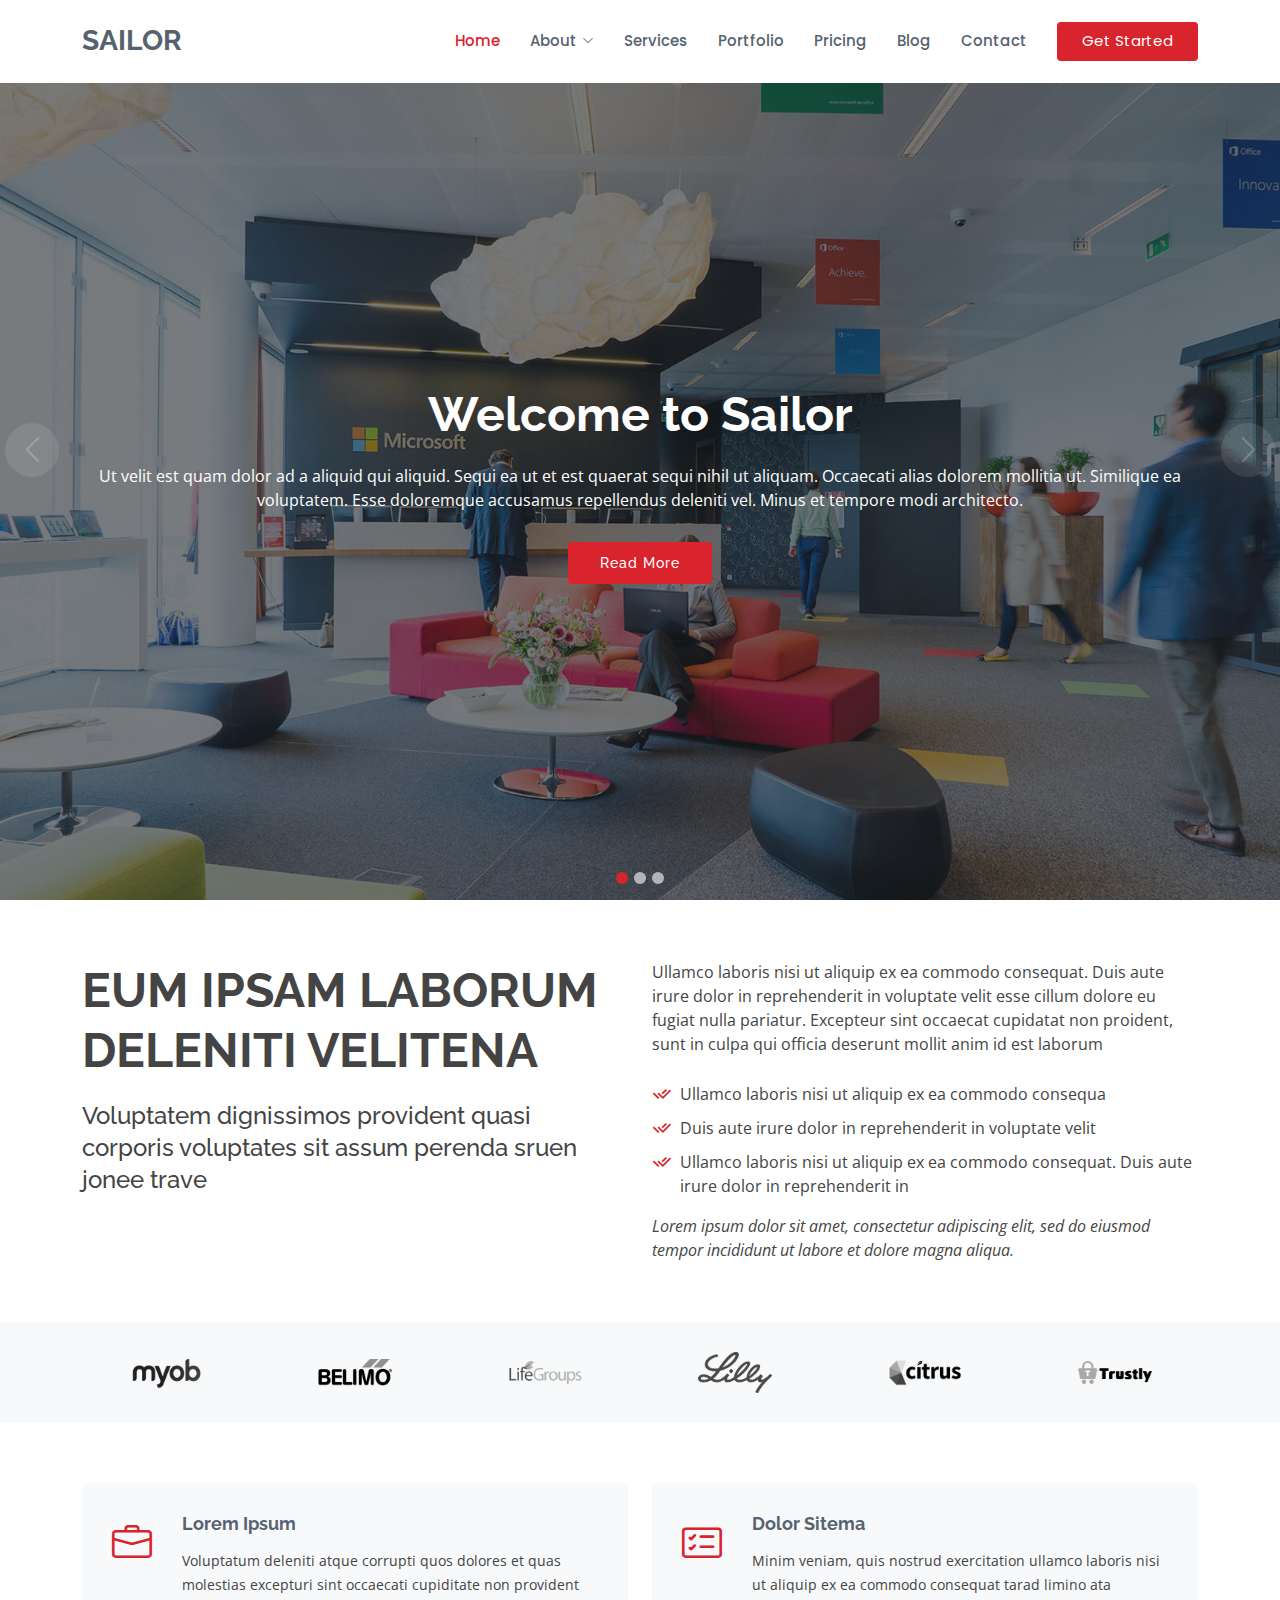
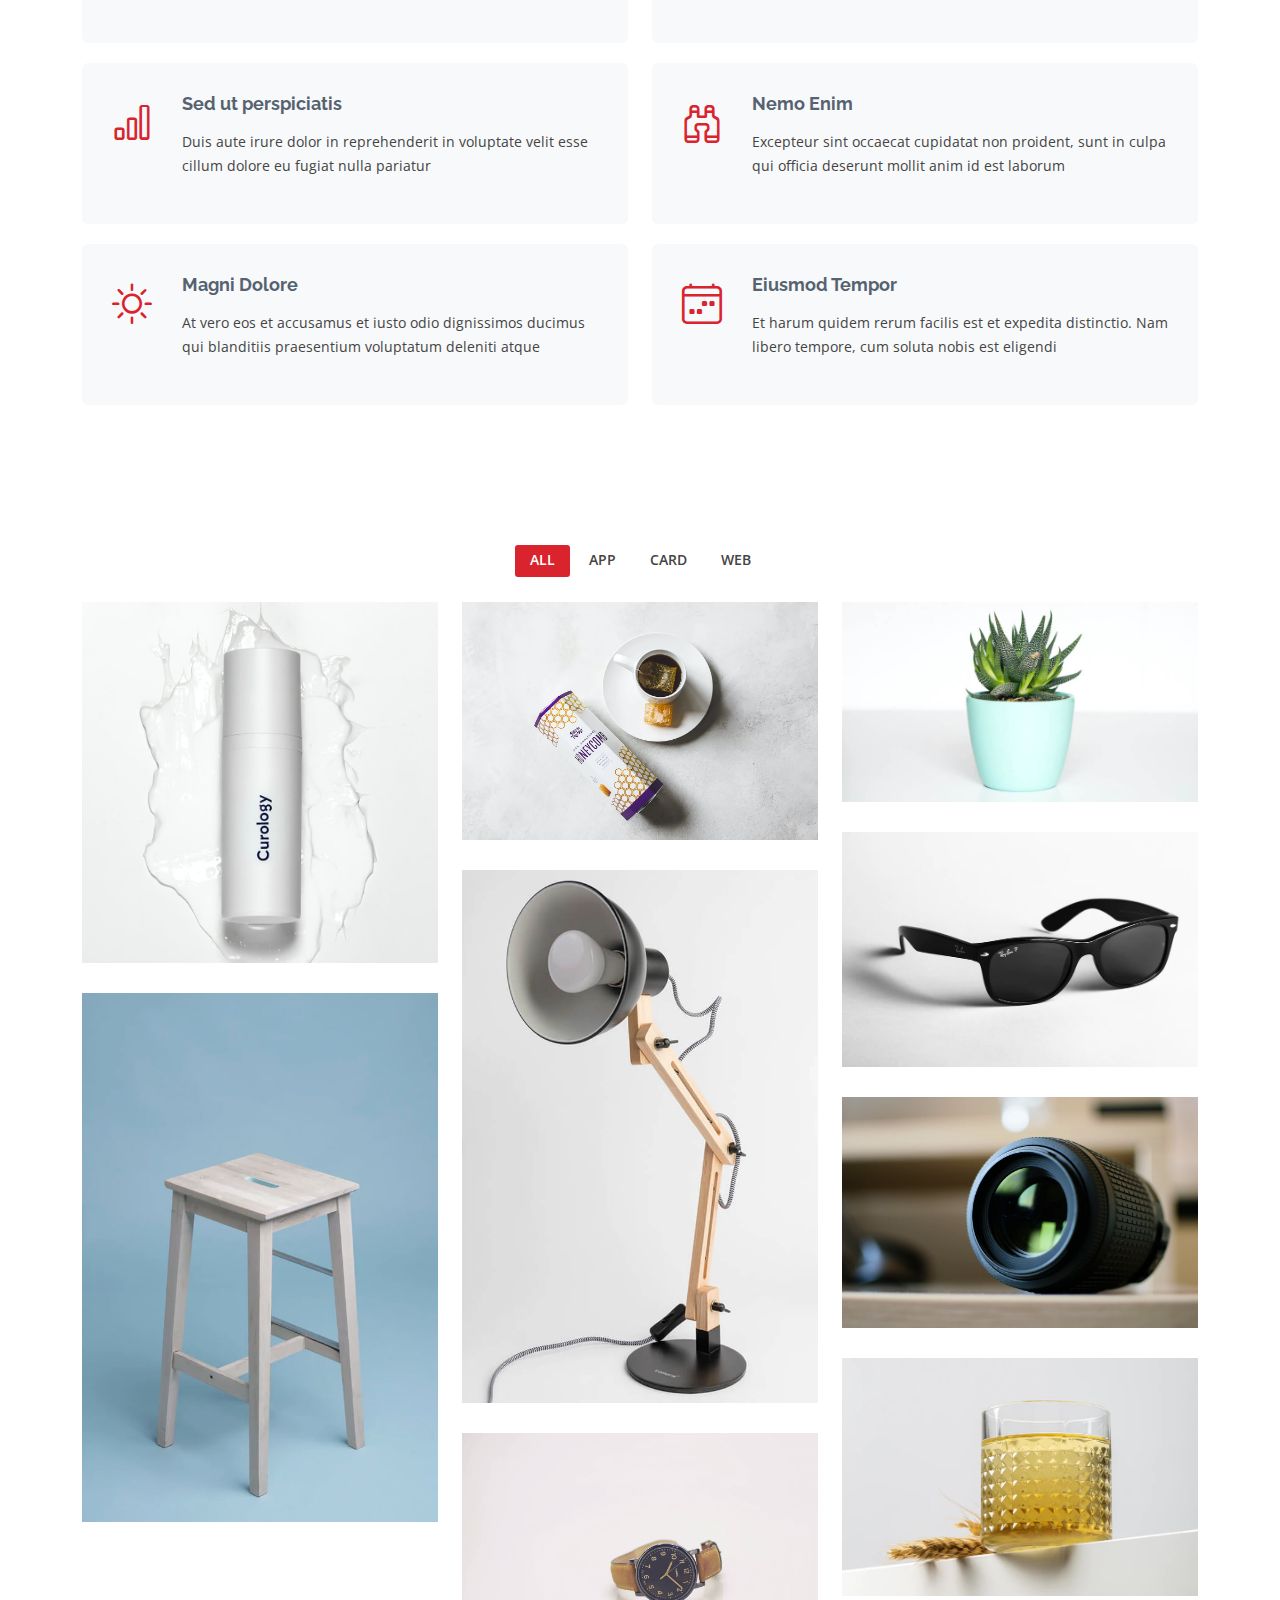
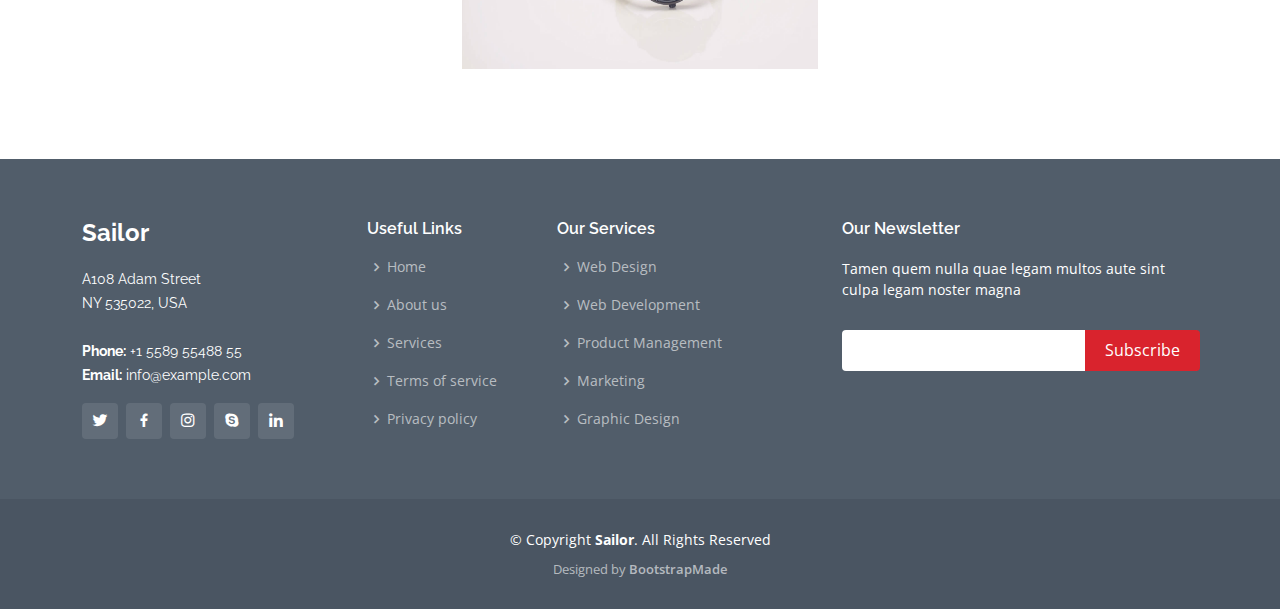
<file: Websites/corporate/Sailor/index.html>
<!DOCTYPE html>
<html lang="en">

<head>
  <meta charset="utf-8">
  <meta content="width=device-width, initial-scale=1.0" name="viewport">

  <title>Sailor Bootstrap Template - Index</title>
  <meta content="" name="description">
  <meta content="" name="keywords">

  <!-- Favicons -->
  <link href="assets/img/favicon.png" rel="icon">
  <link href="assets/img/apple-touch-icon.png" rel="apple-touch-icon">

  <!-- Google Fonts -->
  <link href="https://fonts.googleapis.com/css?family=Open+Sans:300,300i,400,400i,600,600i,700,700i|Raleway:300,300i,400,400i,500,500i,600,600i,700,700i|Poppins:300,300i,400,400i,500,500i,600,600i,700,700i" rel="stylesheet">

  <!-- Vendor CSS Files -->
  <link href="assets/vendor/animate.css/animate.min.css" rel="stylesheet">
  <link href="assets/vendor/bootstrap/css/bootstrap.min.css" rel="stylesheet">
  <link href="assets/vendor/bootstrap-icons/bootstrap-icons.css" rel="stylesheet">
  <link href="assets/vendor/boxicons/css/boxicons.min.css" rel="stylesheet">
  <link href="assets/vendor/glightbox/css/glightbox.min.css" rel="stylesheet">
  <link href="assets/vendor/remixicon/remixicon.css" rel="stylesheet">
  <link href="assets/vendor/swiper/swiper-bundle.min.css" rel="stylesheet">

  <!-- Template Main CSS File -->
  <link href="assets/css/style.css" rel="stylesheet">

  <!-- =======================================================
  * Template Name: Sailor - v4.3.0
  * Template URL: https://bootstrapmade.com/sailor-free-bootstrap-theme/
  * Author: BootstrapMade.com
  * License: https://bootstrapmade.com/license/
  ======================================================== -->
</head>

<body>

  <!-- ======= Header ======= -->
  <header id="header" class="fixed-top d-flex align-items-center">
    <div class="container d-flex align-items-center">

      <h1 class="logo me-auto"><a href="index.html">Sailor</a></h1>
      <!-- Uncomment below if you prefer to use an image logo -->
      <!-- <a href="index.html" class="logo me-auto"><img src="assets/img/logo.png" alt="" class="img-fluid"></a>-->

      <nav id="navbar" class="navbar">
        <ul>
          <li><a href="index.html" class="active">Home</a></li>

          <li class="dropdown"><a href="#"><span>About</span> <i class="bi bi-chevron-down"></i></a>
            <ul>
              <li><a href="about.html">About</a></li>
              <li><a href="team.html">Team</a></li>
              <li><a href="testimonials.html">Testimonials</a></li>

              <li class="dropdown"><a href="#"><span>Deep Drop Down</span> <i class="bi bi-chevron-right"></i></a>
                <ul>
                  <li><a href="#">Deep Drop Down 1</a></li>
                  <li><a href="#">Deep Drop Down 2</a></li>
                  <li><a href="#">Deep Drop Down 3</a></li>
                  <li><a href="#">Deep Drop Down 4</a></li>
                  <li><a href="#">Deep Drop Down 5</a></li>
                </ul>
              </li>
            </ul>
          </li>
          <li><a href="services.html">Services</a></li>
          <li><a href="portfolio.html">Portfolio</a></li>
          <li><a href="pricing.html">Pricing</a></li>
          <li><a href="blog.html">Blog</a></li>

          <li><a href="contact.html">Contact</a></li>
          <li><a href="index.html" class="getstarted">Get Started</a></li>
        </ul>
        <i class="bi bi-list mobile-nav-toggle"></i>
      </nav><!-- .navbar -->

    </div>
  </header><!-- End Header -->

  <!-- ======= Hero Section ======= -->
  <section id="hero">
    <div id="heroCarousel" data-bs-interval="5000" class="carousel slide carousel-fade" data-bs-ride="carousel">

      <ol class="carousel-indicators" id="hero-carousel-indicators"></ol>

      <div class="carousel-inner" role="listbox">

        <!-- Slide 1 -->
        <div class="carousel-item active" style="background-image: url(assets/img/slide/slide-1.jpg)">
          <div class="carousel-container">
            <div class="container">
              <h2 class="animate__animated animate__fadeInDown">Welcome to <span>Sailor</span></h2>
              <p class="animate__animated animate__fadeInUp">Ut velit est quam dolor ad a aliquid qui aliquid. Sequi ea ut et est quaerat sequi nihil ut aliquam. Occaecati alias dolorem mollitia ut. Similique ea voluptatem. Esse doloremque accusamus repellendus deleniti vel. Minus et tempore modi architecto.</p>
              <a href="#about" class="btn-get-started animate__animated animate__fadeInUp scrollto">Read More</a>
            </div>
          </div>
        </div>

        <!-- Slide 2 -->
        <div class="carousel-item" style="background-image: url(assets/img/slide/slide-2.jpg)">
          <div class="carousel-container">
            <div class="container">
              <h2 class="animate__animated animate__fadeInDown">Lorem Ipsum Dolor</h2>
              <p class="animate__animated animate__fadeInUp">Ut velit est quam dolor ad a aliquid qui aliquid. Sequi ea ut et est quaerat sequi nihil ut aliquam. Occaecati alias dolorem mollitia ut. Similique ea voluptatem. Esse doloremque accusamus repellendus deleniti vel. Minus et tempore modi architecto.</p>
              <a href="#about" class="btn-get-started animate__animated animate__fadeInUp scrollto">Read More</a>
            </div>
          </div>
        </div>

        <!-- Slide 3 -->
        <div class="carousel-item" style="background-image: url(assets/img/slide/slide-3.jpg)">
          <div class="carousel-container">
            <div class="container">
              <h2 class="animate__animated animate__fadeInDown">Sequi ea ut et est quaerat</h2>
              <p class="animate__animated animate__fadeInUp">Ut velit est quam dolor ad a aliquid qui aliquid. Sequi ea ut et est quaerat sequi nihil ut aliquam. Occaecati alias dolorem mollitia ut. Similique ea voluptatem. Esse doloremque accusamus repellendus deleniti vel. Minus et tempore modi architecto.</p>
              <a href="#about" class="btn-get-started animate__animated animate__fadeInUp scrollto">Read More</a>
            </div>
          </div>
        </div>

      </div>

      <a class="carousel-control-prev" href="#heroCarousel" role="button" data-bs-slide="prev">
        <span class="carousel-control-prev-icon bi bi-chevron-left" aria-hidden="true"></span>
      </a>

      <a class="carousel-control-next" href="#heroCarousel" role="button" data-bs-slide="next">
        <span class="carousel-control-next-icon bi bi-chevron-right" aria-hidden="true"></span>
      </a>

    </div>
  </section><!-- End Hero -->

  <main id="main">

    <!-- ======= About Section ======= -->
    <section id="about" class="about">
      <div class="container">

        <div class="row content">
          <div class="col-lg-6">
            <h2>Eum ipsam laborum deleniti velitena</h2>
            <h3>Voluptatem dignissimos provident quasi corporis voluptates sit assum perenda sruen jonee trave</h3>
          </div>
          <div class="col-lg-6 pt-4 pt-lg-0">
            <p>
              Ullamco laboris nisi ut aliquip ex ea commodo consequat. Duis aute irure dolor in reprehenderit in voluptate
              velit esse cillum dolore eu fugiat nulla pariatur. Excepteur sint occaecat cupidatat non proident, sunt in
              culpa qui officia deserunt mollit anim id est laborum
            </p>
            <ul>
              <li><i class="ri-check-double-line"></i> Ullamco laboris nisi ut aliquip ex ea commodo consequa</li>
              <li><i class="ri-check-double-line"></i> Duis aute irure dolor in reprehenderit in voluptate velit</li>
              <li><i class="ri-check-double-line"></i> Ullamco laboris nisi ut aliquip ex ea commodo consequat. Duis aute irure dolor in reprehenderit in</li>
            </ul>
            <p class="fst-italic">
              Lorem ipsum dolor sit amet, consectetur adipiscing elit, sed do eiusmod tempor incididunt ut labore et dolore
              magna aliqua.
            </p>
          </div>
        </div>

      </div>
    </section><!-- End About Section -->

    <!-- ======= Clients Section ======= -->
    <section id="clients" class="clients section-bg">
      <div class="container">

        <div class="row">

          <div class="col-lg-2 col-md-4 col-6 d-flex align-items-center justify-content-center">
            <img src="assets/img/clients/client-1.png" class="img-fluid" alt="">
          </div>

          <div class="col-lg-2 col-md-4 col-6 d-flex align-items-center justify-content-center">
            <img src="assets/img/clients/client-2.png" class="img-fluid" alt="">
          </div>

          <div class="col-lg-2 col-md-4 col-6 d-flex align-items-center justify-content-center">
            <img src="assets/img/clients/client-3.png" class="img-fluid" alt="">
          </div>

          <div class="col-lg-2 col-md-4 col-6 d-flex align-items-center justify-content-center">
            <img src="assets/img/clients/client-4.png" class="img-fluid" alt="">
          </div>

          <div class="col-lg-2 col-md-4 col-6 d-flex align-items-center justify-content-center">
            <img src="assets/img/clients/client-5.png" class="img-fluid" alt="">
          </div>

          <div class="col-lg-2 col-md-4 col-6 d-flex align-items-center justify-content-center">
            <img src="assets/img/clients/client-6.png" class="img-fluid" alt="">
          </div>

        </div>

      </div>
    </section><!-- End Clients Section -->

    <!-- ======= Services Section ======= -->
    <section id="services" class="services">
      <div class="container">

        <div class="row">
          <div class="col-md-6">
            <div class="icon-box">
              <i class="bi bi-briefcase"></i>
              <h4><a href="#">Lorem Ipsum</a></h4>
              <p>Voluptatum deleniti atque corrupti quos dolores et quas molestias excepturi sint occaecati cupiditate non provident</p>
            </div>
          </div>
          <div class="col-md-6 mt-4 mt-md-0">
            <div class="icon-box">
              <i class="bi bi-card-checklist"></i>
              <h4><a href="#">Dolor Sitema</a></h4>
              <p>Minim veniam, quis nostrud exercitation ullamco laboris nisi ut aliquip ex ea commodo consequat tarad limino ata</p>
            </div>
          </div>
          <div class="col-md-6 mt-4 mt-md-0">
            <div class="icon-box">
              <i class="bi bi-bar-chart"></i>
              <h4><a href="#">Sed ut perspiciatis</a></h4>
              <p>Duis aute irure dolor in reprehenderit in voluptate velit esse cillum dolore eu fugiat nulla pariatur</p>
            </div>
          </div>
          <div class="col-md-6 mt-4 mt-md-0">
            <div class="icon-box">
              <i class="bi bi-binoculars"></i>
              <h4><a href="#">Nemo Enim</a></h4>
              <p>Excepteur sint occaecat cupidatat non proident, sunt in culpa qui officia deserunt mollit anim id est laborum</p>
            </div>
          </div>
          <div class="col-md-6 mt-4 mt-md-0">
            <div class="icon-box">
              <i class="bi bi-brightness-high"></i>
              <h4><a href="#">Magni Dolore</a></h4>
              <p>At vero eos et accusamus et iusto odio dignissimos ducimus qui blanditiis praesentium voluptatum deleniti atque</p>
            </div>
          </div>
          <div class="col-md-6 mt-4 mt-md-0">
            <div class="icon-box">
              <i class="bi bi-calendar4-week"></i>
              <h4><a href="#">Eiusmod Tempor</a></h4>
              <p>Et harum quidem rerum facilis est et expedita distinctio. Nam libero tempore, cum soluta nobis est eligendi</p>
            </div>
          </div>
        </div>

      </div>
    </section><!-- End Services Section -->

    <!-- ======= Portfolio Section ======= -->
    <section id="portfolio" class="portfolio">
      <div class="container">

        <div class="row">
          <div class="col-lg-12 d-flex justify-content-center">
            <ul id="portfolio-flters">
              <li data-filter="*" class="filter-active">All</li>
              <li data-filter=".filter-app">App</li>
              <li data-filter=".filter-card">Card</li>
              <li data-filter=".filter-web">Web</li>
            </ul>
          </div>
        </div>

        <div class="row portfolio-container">

          <div class="col-lg-4 col-md-6 portfolio-item filter-app">
            <div class="portfolio-wrap">
              <img src="assets/img/portfolio/portfolio-1.jpg" class="img-fluid" alt="">
              <div class="portfolio-info">
                <h4>App 1</h4>
                <p>App</p>
                <div class="portfolio-links">
                  <a href="assets/img/portfolio/portfolio-1.jpg" data-gallery="portfolioGallery" class="portfolio-lightbox" title="App 1"><i class="bx bx-plus"></i></a>
                  <a href="portfolio-details.html" class="portfolio-details-lightbox" data-glightbox="type: external" title="Portfolio Details"><i class="bx bx-link"></i></a>
                </div>
              </div>
            </div>
          </div>

          <div class="col-lg-4 col-md-6 portfolio-item filter-web">
            <div class="portfolio-wrap">
              <img src="assets/img/portfolio/portfolio-2.jpg" class="img-fluid" alt="">
              <div class="portfolio-info">
                <h4>Web 3</h4>
                <p>Web</p>
                <div class="portfolio-links">
                  <a href="assets/img/portfolio/portfolio-2.jpg" data-gallery="portfolioGallery" class="portfolio-lightbox" title="Web 3"><i class="bx bx-plus"></i></a>
                  <a href="portfolio-details.html" class="portfolio-details-lightbox" data-glightbox="type: external" title="Portfolio Details"><i class="bx bx-link"></i></a>
                </div>
              </div>
            </div>
          </div>

          <div class="col-lg-4 col-md-6 portfolio-item filter-app">
            <div class="portfolio-wrap">
              <img src="assets/img/portfolio/portfolio-3.jpg" class="img-fluid" alt="">
              <div class="portfolio-info">
                <h4>App 2</h4>
                <p>App</p>
                <div class="portfolio-links">
                  <a href="assets/img/portfolio/portfolio-3.jpg" data-gallery="portfolioGallery" class="portfolio-lightbox" title="App 2"><i class="bx bx-plus"></i></a>
                  <a href="portfolio-details.html" class="portfolio-details-lightbox" data-glightbox="type: external" title="Portfolio Details"><i class="bx bx-link"></i></a>
                </div>
              </div>
            </div>
          </div>

          <div class="col-lg-4 col-md-6 portfolio-item filter-card">
            <div class="portfolio-wrap">
              <img src="assets/img/portfolio/portfolio-4.jpg" class="img-fluid" alt="">
              <div class="portfolio-info">
                <h4>Card 2</h4>
                <p>Card</p>
                <div class="portfolio-links">
                  <a href="assets/img/portfolio/portfolio-4.jpg" data-gallery="portfolioGallery" class="portfolio-lightbox" title="Card 2"><i class="bx bx-plus"></i></a>
                  <a href="portfolio-details.html" class="portfolio-details-lightbox" data-glightbox="type: external" title="Portfolio Details"><i class="bx bx-link"></i></a>
                </div>
              </div>
            </div>
          </div>

          <div class="col-lg-4 col-md-6 portfolio-item filter-web">
            <div class="portfolio-wrap">
              <img src="assets/img/portfolio/portfolio-5.jpg" class="img-fluid" alt="">
              <div class="portfolio-info">
                <h4>Web 2</h4>
                <p>Web</p>
                <div class="portfolio-links">
                  <a href="assets/img/portfolio/portfolio-5.jpg" data-gallery="portfolioGallery" class="portfolio-lightbox" title="Web 2"><i class="bx bx-plus"></i></a>
                  <a href="portfolio-details.html" class="portfolio-details-lightbox" data-glightbox="type: external" title="Portfolio Details"><i class="bx bx-link"></i></a>
                </div>
              </div>
            </div>
          </div>

          <div class="col-lg-4 col-md-6 portfolio-item filter-app">
            <div class="portfolio-wrap">
              <img src="assets/img/portfolio/portfolio-6.jpg" class="img-fluid" alt="">
              <div class="portfolio-info">
                <h4>App 3</h4>
                <p>App</p>
                <div class="portfolio-links">
                  <a href="assets/img/portfolio/portfolio-6.jpg" data-gallery="portfolioGallery" class="portfolio-lightbox" title="App 3"><i class="bx bx-plus"></i></a>
                  <a href="portfolio-details.html" class="portfolio-details-lightbox" data-glightbox="type: external" title="Portfolio Details"><i class="bx bx-link"></i></a>
                </div>
              </div>
            </div>
          </div>

          <div class="col-lg-4 col-md-6 portfolio-item filter-card">
            <div class="portfolio-wrap">
              <img src="assets/img/portfolio/portfolio-7.jpg" class="img-fluid" alt="">
              <div class="portfolio-info">
                <h4>Card 1</h4>
                <p>Card</p>
                <div class="portfolio-links">
                  <a href="assets/img/portfolio/portfolio-7.jpg" data-gallery="portfolioGallery" class="portfolio-lightbox" title="Card 1"><i class="bx bx-plus"></i></a>
                  <a href="portfolio-details.html" class="portfolio-details-lightbox" data-glightbox="type: external" title="Portfolio Details"><i class="bx bx-link"></i></a>
                </div>
              </div>
            </div>
          </div>

          <div class="col-lg-4 col-md-6 portfolio-item filter-card">
            <div class="portfolio-wrap">
              <img src="assets/img/portfolio/portfolio-8.jpg" class="img-fluid" alt="">
              <div class="portfolio-info">
                <h4>Card 3</h4>
                <p>Card</p>
                <div class="portfolio-links">
                  <a href="assets/img/portfolio/portfolio-8.jpg" data-gallery="portfolioGallery" class="portfolio-lightbox" title="Card 3"><i class="bx bx-plus"></i></a>
                  <a href="portfolio-details.html" class="portfolio-details-lightbox" data-glightbox="type: external" title="Portfolio Details"><i class="bx bx-link"></i></a>
                </div>
              </div>
            </div>
          </div>

          <div class="col-lg-4 col-md-6 portfolio-item filter-web">
            <div class="portfolio-wrap">
              <img src="assets/img/portfolio/portfolio-9.jpg" class="img-fluid" alt="">
              <div class="portfolio-info">
                <h4>Web 3</h4>
                <p>Web</p>
                <div class="portfolio-links">
                  <a href="assets/img/portfolio/portfolio-9.jpg" data-gallery="portfolioGallery" class="portfolio-lightbox" title="Web 3"><i class="bx bx-plus"></i></a>
                  <a href="portfolio-details.html" class="portfolio-details-lightbox" data-glightbox="type: external" title="Portfolio Details"><i class="bx bx-link"></i></a>
                </div>
              </div>
            </div>
          </div>

        </div>

      </div>
    </section><!-- End Portfolio Section -->

  </main><!-- End #main -->

  <!-- ======= Footer ======= -->
  <footer id="footer">
    <div class="footer-top">
      <div class="container">
        <div class="row">

          <div class="col-lg-3 col-md-6">
            <div class="footer-info">
              <h3>Sailor</h3>
              <p>
                A108 Adam Street <br>
                NY 535022, USA<br><br>
                <strong>Phone:</strong> +1 5589 55488 55<br>
                <strong>Email:</strong> info@example.com<br>
              </p>
              <div class="social-links mt-3">
                <a href="#" class="twitter"><i class="bx bxl-twitter"></i></a>
                <a href="#" class="facebook"><i class="bx bxl-facebook"></i></a>
                <a href="#" class="instagram"><i class="bx bxl-instagram"></i></a>
                <a href="#" class="google-plus"><i class="bx bxl-skype"></i></a>
                <a href="#" class="linkedin"><i class="bx bxl-linkedin"></i></a>
              </div>
            </div>
          </div>

          <div class="col-lg-2 col-md-6 footer-links">
            <h4>Useful Links</h4>
            <ul>
              <li><i class="bx bx-chevron-right"></i> <a href="#">Home</a></li>
              <li><i class="bx bx-chevron-right"></i> <a href="#">About us</a></li>
              <li><i class="bx bx-chevron-right"></i> <a href="#">Services</a></li>
              <li><i class="bx bx-chevron-right"></i> <a href="#">Terms of service</a></li>
              <li><i class="bx bx-chevron-right"></i> <a href="#">Privacy policy</a></li>
            </ul>
          </div>

          <div class="col-lg-3 col-md-6 footer-links">
            <h4>Our Services</h4>
            <ul>
              <li><i class="bx bx-chevron-right"></i> <a href="#">Web Design</a></li>
              <li><i class="bx bx-chevron-right"></i> <a href="#">Web Development</a></li>
              <li><i class="bx bx-chevron-right"></i> <a href="#">Product Management</a></li>
              <li><i class="bx bx-chevron-right"></i> <a href="#">Marketing</a></li>
              <li><i class="bx bx-chevron-right"></i> <a href="#">Graphic Design</a></li>
            </ul>
          </div>

          <div class="col-lg-4 col-md-6 footer-newsletter">
            <h4>Our Newsletter</h4>
            <p>Tamen quem nulla quae legam multos aute sint culpa legam noster magna</p>
            <form action="" method="post">
              <input type="email" name="email"><input type="submit" value="Subscribe">
            </form>

          </div>

        </div>
      </div>
    </div>

    <div class="container">
      <div class="copyright">
        &copy; Copyright <strong><span>Sailor</span></strong>. All Rights Reserved
      </div>
      <div class="credits">
        <!-- All the links in the footer should remain intact. -->
        <!-- You can delete the links only if you purchased the pro version. -->
        <!-- Licensing information: https://bootstrapmade.com/license/ -->
        <!-- Purchase the pro version with working PHP/AJAX contact form: https://bootstrapmade.com/sailor-free-bootstrap-theme/ -->
        Designed by <a href="https://bootstrapmade.com/">BootstrapMade</a>
      </div>
    </div>
  </footer><!-- End Footer -->

  <a href="#" class="back-to-top d-flex align-items-center justify-content-center"><i class="bi bi-arrow-up-short"></i></a>

  <!-- Vendor JS Files -->
  <script src="assets/vendor/bootstrap/js/bootstrap.bundle.min.js"></script>
  <script src="assets/vendor/glightbox/js/glightbox.min.js"></script>
  <script src="assets/vendor/isotope-layout/isotope.pkgd.min.js"></script>
  <script src="assets/vendor/php-email-form/validate.js"></script>
  <script src="assets/vendor/swiper/swiper-bundle.min.js"></script>
  <script src="assets/vendor/waypoints/noframework.waypoints.js"></script>

  <!-- Template Main JS File -->
  <script src="assets/js/main.js"></script>

</body>

</html>
</file>
<file: moringa/css/style.css>
*{
    margin: 0;
    padding: 0;
    font-family: 'Franklin Gothic Medium', 'Arial Narrow', Arial, sans-serif;
    font-size: large;
    font-style: italic;
}
header{
    background-image: url(../cleanb.png);
    height: 100vh;
    background-size: cover;
    background-position: center;

}
ul{
    float: right;
    list-style-type: none;
    margin: 300px;
}
ul li{
    display: inline-block;
}
ul li a{
    margin: 100px;
    text-decoration: none;
    color: black;
    padding: 0px 20px;
    border: 1px solid transparent;
    transition: 0.6s ease;
}
ul li a:hover{
    background-color: #ffff;
    color: black;
}

.title{
    position: absolute;
    top: 20%;
    left: 50%;
    transform: translate(-50%,-50%);
    color: #fff;
    font-size: 30px;
    z-index: 1;
    width: 25%;
    padding: 20px 0;
    text-align: center;
    border-top-left-radius: 70px;
    border-bottom-right-radius: 70px;
    background-color: rgba(0,0,0,0.3);
    color: #ffff;
    font-weight: bold;
    border: 10px inset #fff;
}
.title h1{
    color: #ffff;
    font-size: 40px;
    text-transform: uppercase;
    margin: 0;
    list-style-type: none;
    text-decoration: none;
    color: pink;
}

.title1{
    position: absolute;
    top: 60%;
    left: 15%;
    transform: translate(-50%,-50%);
    color: #ffff;
    font-size: 10px;
    z-index: 1;
    width: 25%;
    padding: 20px 0;
    text-align: center;
    border-top-left-radius: 70px;
    border-bottom-right-radius: 70px;
    background-color: rgba(0,0,0,0.3);
    color: #ffff;
    font-weight: bold;
    border: 10px inset #fff;
}
.title1 h1{
    color: #ffff;
    font-size: 40px;
    text-transform: uppercase;
    margin: 0;
    list-style-type: none;
    text-decoration: none;
    color: #fff;
}

.title2{
    position: absolute;
    top: 80%;
    left: 85%;
    transform: translate(-50%,-50%);
    color: #fff;
    font-size: 30px;
    z-index: 1;
    width: 28%;
    padding: 20px 0;
    text-align: center;
    border-top-left-radius: 70px;
    border-bottom-right-radius: 70px;
    background-color: rgba(0,0,0,0.3);
    color: #ffff;
    font-weight: bold;
    border: 10px inset #fff;
}
.title2 h1{
    color: #ffff;
    font-size: 40px;
    text-transform: uppercase;
    margin: 0;
    list-style-type: none;
    text-decoration: none;
    color: #fff;
}

.title3{
    position: absolute;
    top: 170%;
    left: 30%;
    transform: translate(-50%,-50%);
    color: #fff;
    font-size: 30px;
    z-index: 1;
    width: 40%;
    padding: 20px 0;
    text-align: center;
    border-top-left-radius: 70px;
    border-bottom-right-radius: 70px;
    background-color: rgba(0,0,0,0.3);
    color: #ffff;
    font-weight: bold;
    border: 10px inset #fff;
}
.title3 h1{
    color: #ffff;
    font-size: 40px;
    text-transform: uppercase;
    margin: 0;
    list-style-type: none;
    text-decoration: none;
    color: #fff;
}


.title4{
    position: absolute;
    top: 210%;
    left: 75%;
    transform: translate(-50%,-50%);
    color: #fff;
    font-size: 30px;
    z-index: 1;
    width: 45%;
    padding: 20px 0;
    text-align: center;
    border-top-left-radius: 70px;
    border-bottom-right-radius: 70px;
    background-color: rgba(0,0,0,0.3);
    color: #ffff;
    font-weight: bold;
    border: 10px inset #fff;
}
.title4 h1{
    color: #ffff;
    font-size: 40px;
    text-transform: uppercase;
    margin: 0;
    list-style-type: none;
    text-decoration: none;
    color: #fff;
</file>
<file: nexus solutions/css/style.css>

</file>
<file: ooone/css/style.css>
*{
    margin: 0;
    padding: 0;
    font-family: Century Gothic;
}

header{
    background-image:linear-gradient(rgba(0,0,0,0.5),rgba(0,0,0,0.5)), url(../1.jpg);
    height: 100vh;
    background-size: cover;
    background-position: center;
}

ul{
    float: right;
    list-style-type: none;
    margin-top: 25px;
}

ul li{
    display: inline-block;
}

ul li a{
    text-decoration: none;
    color: #fff;
    padding: 5px 20px;
    border:1px solid transparent;
    transition: 0.6s ease;
}

ul li a:hover{
    background-color: #fff;
    color: #000;
}

ul li.active a{
    background-color: #fff;
    color: #000;
}

.logo img{
    margin: 25px;
    float: left;
    width: 150px;
    height: auto;
}

.main{
    max-width: 1200px;
    margin: auto;
}

.title{
    position: absolute;
    top: 50%;
    left: 50%;
    transform: translate(-50%,-50%);
}

.title h1{
    color: #fff;
    font-size: 60px;
}

.button{
    position: absolute;
    top: 65%;
    left: 50%;
    transform: translate(-50%,-50%);
}

.btn{
    border: 1px solid #fff;
    padding: 10px 30px;
    color: #fff;
    text-decoration: none;
    transition: 0.6s ease;
}

.btn:hover{
    background-color: #fff;
    color: #000;
}
.container{
    width: 80%;
    margin: auto;
    overflow:auto;
}

#boxes{
    margin-top: 20px;
}
#boxes .box{
    float: left;
    text-align: center;
    width: 30%;
    padding: 10px;
}
#boxes .box h1{
    margin-left: 20px;

}
#boxes .box img{
    width: 300px;

}
#showcase .container img{
    width: 1000px;
}
#sidebar{
    float: right;
    width: 30%;
    margin-top: 10px;
    padding-left: 15px;
    margin-left: 15px;
    background-color: chocolate;
    display: inline;

}
#main-col{
    float: left;
    width: 65%;
    margin-top: 0px;

}
footer{
    padding:20px;
    margin-top: 20px;
    color: #ffffff;
    background-color: rgb(8, 59, 31);
    text-align: center;
    text-decoration: none;
}

/*--------------------------------------------------------------
# Sections General
--------------------------------------------------------------*/
section {
    padding: 80px 0;
    overflow: hidden;
  }
  
  .section-bg {
    background-color: #8fffd6;
  }
  
  .section-title {
    padding-bottom: 30px;
  }
  
  .section-title h2 {
    font-size: 32px;
    font-weight: bold;
    margin-bottom: 20px;
    padding-bottom: 20px;
    position: relative;
  }
  
  .section-title h2::after {
    content: '';
    position: absolute;
    display: block;
    width: 50px;
    height: 3px;
    background: #009961;
    bottom: 0;
    left: 0;
  }
  
  .section-title p {
    margin-bottom: 0;
    color: #777777;
    font-size: 15px;
  }




/*--------------------------------------------------------------
# About Us
--------------------------------------------------------------*/
.about .content h3 {
  font-weight: 600;
  font-size: 26px;
}
 
.about .content p:last-child {
  margin-bottom: 0;
}

.about .content .btn-learn-more {
  font-family: "Raleway", sans-serif;
  font-weight: 600;
  font-size: 14px;
  letter-spacing: 1px;
  display: inline-block;
  padding: 12px 32px;
  border-radius: 50px;
  transition: 0.3s;
  line-height: 1;
  color: #009961;
  -webkit-animation-delay: 0.8s;
  animation-delay: 0.8s;
  margin-top: 6px;
  border: 2px solid #009961;
}
  
.about .content .btn-learn-more:hover {
  background: #009961;
  color: #fff;
  text-decoration: none;
}


/*--------------------------------------------------------------
# Services
--------------------------------------------------------------*/
.services .icon-box {
  padding: 60px 30px;
  transition: all ease-in-out 0.3s;
  background: #fefefe;
  box-shadow: 0px 5px 90px 0px rgba(110, 123, 131, 0.1);
  border-radius: 18px;
  border-bottom: 5px solid #fff;
}

.services .icon-box .icon {
  width: 64px;
  height: 64px;
  background: #009961;
  border-radius: 50px;
  display: flex;
  align-items: center;
  justify-content: center;
  margin-bottom: 20px;
  transition: ease-in-out 0.3s;
  color: #fff;
}

.services .icon-box .icon i {
  font-size: 28px;
}

.services .icon-box h4 {
  font-weight: 700;
  margin-bottom: 15px;
  font-size: 24px;
}

.services .icon-box h4 a {
  color: #282828;
  transition: ease-in-out 0.3s;
}

.services .icon-box p {
  line-height: 24px;
  font-size: 14px;
  margin-bottom: 0;
}

.services .icon-box:hover {
  transform: translateY(-10px);
  border-color: #009961;
}

.services .icon-box:hover h4 a {
  color: #009961;
}

  

  
  /*--------------------------------------------------------------
# Pricing
--------------------------------------------------------------*/
.pricing {
  background-color: #f9f9f9;
}

.pricing .box {
  padding: 40px 20px;
  text-align: center;
  border-radius: 8px;
  position: relative;
  overflow: hidden;
  background: #fefefe;
  box-shadow: 0px 5px 90px 0px rgba(110, 123, 131, 0.1);
}

.pricing .box h4 {
  font-size: 42px;
  color: #009961;
  font-weight: 500;
  font-family: "Open Sans", sans-serif;
  margin-bottom: 20px;
}

.pricing .box h4 span {
  color: #bababa;
  font-size: 16px;
  font-weight: 300;
}

.pricing .box .btn-wrap {
  padding: 15px;
  text-align: center;
}

.pricing .box .btn-buy {
  display: inline-block;
  padding: 10px 40px 12px 40px;
  border-radius: 50px;
  border: 2px solid #009961;
  color: #009961;
  font-size: 14px;
  font-weight: 400;
  font-family: "Raleway", sans-serif;
  font-weight: 600;
  transition: 0.3s;
}

.pricing .box .btn-buy:hover {
  background: #009961;
  color: #fff;
}

.pricing .recommended .btn-buy:hover {
  background: #00b371;
  border-color: #00b371;
}



 /*--------------------------------------------------------------
# Management
--------------------------------------------------------------*/
.management {
  background-color: #f9f9f9;
}

.management .box {
  padding: 40px 20px;
  text-align: center;
  border-radius: 8px;
  position: relative;
  overflow: hidden;
  background: #fefefe;
  box-shadow: 0px 5px 90px 0px rgba(110, 123, 131, 0.1);
}

.management .box h4 {
  font-size: 42px;
  color: #009961;
  font-weight: 500;
  font-family: "Open Sans", sans-serif;
  margin-bottom: 20px;
}

.management .box h4 span {
  color: #bababa;
  font-size: 16px;
  font-weight: 300;
}



/*--------------------------------------------------------------
# Contact
--------------------------------------------------------------*/
.contact .info {
  width: 100%;
  background: #fff;
}

.contact .info i {
  font-size: 32px;
  color: #009961;
  float: left;
  line-height: 1;
}

.contact .info h4 {
  padding: 0 0 0 60px;
  font-size: 22px;
  font-weight: 600;
  margin-bottom: 5px;
  color: #282828;
}

.contact .info p {
  padding: 0 0 0 60px;
  margin-bottom: 0;
  font-size: 14px;
  color: #5b5b5b;
}
</file>
<file: rocket-internet/css/style.css>
/*
	Rocket Internet by TEMPLATE STOCK
    templatestock.co @templatestock
	Released for free under the Creative Commons Attribution 3.0 license (templated.co/license)
*/

/* Typography CSS */
body
{
    font-family: 'Lato', sans-serif;
    color: #41484b;
}



/* Heder */
#homeFullScreen {
    width: 100%;
    background-repeat: no-repeat;
    background-attachment: scroll;
    background-size: cover;
    background-position: top center;
}

#homeFullScreen {
    background-image: url('../images/header.png');
    overflow: hidden;
}

#homeFullScreen {
    display: table-cell;
    vertical-align: middle;
    text-align: center;
    margin: auto;
}

.header-text h1
{
    font-size: 60px;
    color: #fff;
    text-transform: uppercase;
}

.header-text .vertical-line
{
    height: 2px;
    background-color: #fff;
    width: 150px;
    margin: 0 auto;
    margin-top: 15px;
    margin-bottom: 30px;
}

.header-text p
{
    font-size: 26px;
    color: #fff;
}


/* feature */
.feature img
{
    width: 100%;
}

.nopadding {
   padding: 0 !important;
   margin: 0 !important;
}

.feature-box
{
    padding: 20px;
}

.feature-box h1
{
    font-size: 35px;
    text-transform: uppercase;
    font-weight: 600;   
    margin-top: 2em;
}

.feature-box p
{
    font-size: 25px;
    text-align: justify;
}

/* Portfolio */
.portfolio .heading
{
    font-size: 35px;
    text-transform: uppercase;
    font-weight: 600;
    text-align: center;
    margin: 50px 0px;
}

.portfolio img
{
    width: 100%;
    cursor: pointer;
}

.portfolio .last-img
{
    margin-bottom: 20px;
}

/* Call to Action */
.call-top-action
{
    background-color: #42484c;
    color: #fff;
    padding: 50px 0px;
    margin-top: 50px;
}

.call-top-action h1
{
    font-size: 35px;
    text-transform: uppercase;
    margin-bottom: 25px;
    margin: 0px;
}

.call-top-action p
{
    font-size: 22px;
    margin-bottom: 20px;
}

.call-top-action span
{

    font-size: 24px;
    font-weight: bold;
}

/* Footer */
footer
{
    text-align: center;
    margin-top: 30px;
}

footer ul
{
    padding: 0px;
    list-style: none;
    margin: 20px;
}

footer ul li
{
    display: inline-block;
    margin-left: 15px;
}

footer ul li a span
{
    width: 50px;
    height: 50px;
    background: #42484C;
    display: block;
    font-size: 30px;
    line-height: 50px;
    color: #fff;
    border-radius: 50%;
}

footer .copyright
{
    font-size: 22px;
    margin-bottom: 20px;
    display: block;
}



/* Extra Small devices  */
@media (max-width: 480px) {
	
}

/* Extra Small devices  */
@media (max-width: 767px) {
    .header-text h1 {
        font-size: 45px;
    }

    .header-text .vertical-line {        
        margin-top: 15px;
        margin-bottom: 15px;
    }

    .header-text p {
        font-size: 20px;
        color: #fff;
    }

    .feature-box {
        padding: 0px;
    }

    .feature-box h1 {
        font-size: 25px;
        margin-top: 2em;
    }

    .feature-box p {
        font-size: 20px;
        text-align: justify;
    }

    .nopadding {
        padding: 15px !important;
        margin: 0 !important;
    }

    .portfolio img {        
        margin-bottom: 15px;
    }

    .call-top-action h1 {
        font-size: 24px;
        text-transform: uppercase;
        margin-bottom: 15px !important;
        margin: 0px;
    }

    .call-top-action p {
        font-size: 14px;
        margin-bottom: 10px;
    }

    .call-top-action span {
        font-size: 15px;
        font-weight: bold;
    }

    footer ul li a span {
        width: 40px;
        height: 40px;
        background: #42484C;
        display: block;
        font-size: 22px;
        line-height: 40px;
        color: #fff;
        border-radius: 50%;
    }

    footer .copyright {
        font-size: 16px;
        margin-bottom: 20px;
        display: block;
    }
}


/* Small devices (tablets, 768px and up) */
@media (min-width: 768px) {  
    .header-text h1 {
        font-size: 45px;
    }

    .header-text p {
        font-size: 20px;
        color: #fff;
    }

    .feature-box h1 {
        font-size: 25px;
        text-transform: uppercase;
        font-weight: 600;
        margin-top: 1em;
    }
	
    .feature-box p {
        font-size: 18px;
        text-align: justify;
    }

    .call-top-action h1 {
        font-size: 25px;
        text-transform: uppercase;
        margin-bottom: 13px !important;
        margin: 0px;
    }

    .call-top-action p {
        font-size: 14px;
        margin-bottom: 13px;
    }

    .call-top-action span {
        font-size: 17px;
        font-weight: bold;
    }

    footer {
        text-align: center;
        margin-top: 23px;
    }

    footer ul li a span {
        width: 40px;
        height: 40px;
        background: #42484C;
        display: block;
        font-size: 22px;
        line-height: 40px;
        color: #fff;
        border-radius: 50%;
    }   

    footer .copyright {
        font-size: 18px;
    }



}

/* Medium devices (desktops, 992px and up) */
@media (min-width: 992px) { 
    .feature-box {
        padding: 10px;
    }

    .feature-box h1 {
        font-size: 30px;    
    }

    .feature-box p {
        font-size: 20px;
    }

    .call-top-action p
    {
        font-size: 19px;
    }

    .call-top-action h1 {
        font-size: 30px;
       margin-bottom: 15px !important;
    }

    .call-top-action span {
        font-size: 20px;
    }
}

/* Large devices (large desktops, 1200px and up) */
@media (min-width: 1200px) {
    /* Typography CSS */
body
{
    font-family: 'Lato', sans-serif;
    color: #41484b;
}



/* Heder */
#homeFullScreen {
    width: 100%;
    background-repeat: no-repeat;
    background-attachment: scroll;
    background-size: cover;
    background-position: top center;
}

#homeFullScreen {
    background-image: url('../images/header.png');
    overflow: hidden;
}

#homeFullScreen {
    display: table-cell;
    vertical-align: middle;
    text-align: center;
    margin: auto;
}

.header-text h1
{
    font-size: 60px;
    color: #fff;
    text-transform: uppercase;
}

.header-text .vertical-line
{
    height: 2px;
    background-color: #fff;
    width: 150px;
    margin: 0 auto;
    margin-top: 15px;
    margin-bottom: 30px;
}

.header-text p
{
    font-size: 26px;
    color: #fff;
}


/* feature */
.feature img
{
    width: 100%;
}

.nopadding {
   padding: 0 !important;
   margin: 0 !important;
}

.feature-box
{
    padding: 20px;
}

.feature-box h1
{
    font-size: 35px;
    text-transform: uppercase;
    font-weight: 600;   
    margin-top: 2em;
}

.feature-box p
{
    font-size: 25px;
    text-align: justify;
}

/* Portfolio */
.portfolio .heading
{
    font-size: 35px;
    text-transform: uppercase;
    font-weight: 600;
    text-align: center;
    margin: 50px 0px;
}

.portfolio img
{
    width: 100%;
    cursor: pointer;
}

.portfolio .last-img
{
    margin-bottom: 20px;
}

/* Call to Action */
.call-top-action
{
    background-color: #42484c;
    color: #fff;
    padding: 50px 0px;
    margin-top: 50px;
}

.call-top-action h1
{
    font-size: 35px;
    text-transform: uppercase;
    margin-bottom: 25px;
    margin: 0px;
}

.call-top-action p
{
    font-size: 22px;
    margin-bottom: 20px;
}

.call-top-action span
{

    font-size: 24px;
    font-weight: bold;
}

/* Footer */
footer
{
    text-align: center;
    margin-top: 30px;
}

footer ul
{
    padding: 0px;
    list-style: none;
    margin: 20px;
}

footer ul li
{
    display: inline-block;
    margin-left: 15px;
}

footer ul li a span
{
    width: 50px;
    height: 50px;
    background: #42484C;
    display: block;
    font-size: 30px;
    line-height: 50px;
    color: #fff;
    border-radius: 50%;
}

footer .copyright
{
    font-size: 22px;
    margin-bottom: 20px;
    display: block;
}


}
</file>
<file: Websites/corporate/Kelly/assets/vendor/venobox/venobox.css>
/* ------ venobox.css --------*/
.vbox-overlay *, .vbox-overlay *:before, .vbox-overlay *:after{
    -webkit-backface-visibility: hidden;
    -webkit-box-sizing:border-box;
    -moz-box-sizing:border-box;
    box-sizing:border-box;
}
.vbox-overlay * { 
    -webkit-backface-visibility: visible;
    backface-visibility: visible;
}
.vbox-overlay{
    display: -webkit-flex;
    display: flex;
    -webkit-flex-direction: column;
    flex-direction: column;
    -webkit-justify-content: center;
    justify-content: center;
    -webkit-align-items: center;
    align-items: center;
    position: fixed;
    left: 0;
    top: 0;
    bottom: 0;
    right: 0;
    z-index: 999999;
}

/* ----- navigation ----- */
.vbox-title{
    width: 100%;
    height: 40px;
    float: left;
    text-align: center;
    line-height: 28px;
    font-size: 12px;
    padding: 6px 50px;
    overflow: hidden;
    position: fixed;
    display: none;
    left: 0;
    z-index: 89;
}
.vbox-close{
    cursor: pointer;
    position: fixed;
    top: -1px;
    right: 0;
    width: 50px;
    height: 40px;
    padding: 6px;
    display: block;
    background-position:10px center;
    overflow: hidden;
    font-size: 24px;
    line-height: 1;
    text-align: center;
    z-index: 99;
}
.vbox-left{
    cursor: pointer;
    position: fixed;
    left: 0;
    height: 40px;
    overflow: hidden;
    line-height: 28px;
    font-size: 12px;
    z-index: 99;
    display: flex;
    align-items:center;
}
.vbox-num{
    display: inline-block;
    margin: 6px 0 6px 15px;
}
/* ----- Social share ----- */
.vbox-share{
    line-height: 28px;
    font-size: 12px;
    overflow: hidden;
    position: fixed;
    left: 0;
    z-index: 98;
    display: flex;
    align-items:center;
    justify-content: center;
    width: 100%;
    text-align: center;
}
.vbox-share svg{
    max-height: 28px;
    width: 28px;
    z-index: 10;
    margin-left: 12px;
    margin-top: 6px;
    margin-bottom: 6px;
    vertical-align: middle;
}


/* ----- navigation ARROWS ----- */
.vbox-next, .vbox-prev{
    position: fixed;
    top: 50%;
    margin-top: -15px;
    overflow: hidden;
    cursor: pointer;
    display: block;
    width: 45px;
    height: 45px;
    z-index: 99;
}
.vbox-next span, .vbox-prev span{
    position: relative;
    width: 20px;
    height: 20px;
    border: 2px solid transparent;
    border-top-color: #B6B6B6;
    border-right-color: #B6B6B6;
    text-indent: -100px;
    position: absolute;
    top: 8px;
    display: block;
}
.vbox-prev{
    left: 15px;
}
.vbox-next{
    right: 15px;
}
.vbox-prev span{
    left: 10px;
    -ms-transform: rotate(-135deg);
    -webkit-transform: rotate(-135deg);
    transform: rotate(-135deg);
}
.vbox-next span{
    -ms-transform: rotate(45deg);
    -webkit-transform: rotate(45deg);
    transform: rotate(45deg);
    right: 10px;
}
/* ------- inline window ------ */
.vbox-inline{
    width: 420px;
    height: 315px;
    height: 70vh;
    padding: 10px;
    background: #fff;
    margin: 0 auto;
    overflow: auto;
    text-align: left;
}
/* ------- Video & iFrames window ------ */
.venoframe{
    max-width: 100%;
    width: 100%;
    border: none;
    width: 100%;
    height: 260px;
    height: 70vh;
}
.venoframe.vbvid{
    height: 260px;
}
@media (min-width: 768px) {
    .venoframe, .vbox-inline{
        width: 90%;
        height: 360px;
        height: 70vh;
    }
    .venoframe.vbvid{
        width: 640px;
        height: 360px;
    }
}
@media (min-width: 992px) {
    .venoframe, .vbox-inline{
        max-width: 1200px;
        width: 80%;
        height: 540px;
        height: 70vh;
    }
    .venoframe.vbvid{
        width: 960px;
        height: 540px;
    }
}
/* 
Please do NOT edit this part! 
or at least read this note: http://i.imgur.com/7C0ws9e.gif
*/
.vbox-open{
    overflow: hidden;
}
.vbox-container{
    position: absolute;
    left: 0;
    right: 0;
    top: 0;
    bottom: 0;
    overflow-x: hidden;
    overflow-y: scroll;
    overflow-scrolling: touch;
    -webkit-overflow-scrolling: touch;
    z-index: 20;
    max-height: 100%;

}

.vbox-content{
    text-align: center;
    float: left;
    width: 100%;
    position: relative;
    overflow: hidden;
    padding: 20px 4%;
}
.vbox-container img{
    max-width: 100%;
    height: auto;
}
.vbox-figlio{
    box-shadow: 0 0 12px rgba(0,0,0,0.19), 0 6px 6px rgba(0,0,0,0.23);
    max-width: 100%;
    text-align: initial;
}
img.vbox-figlio{
    -webkit-user-select: none;
-khtml-user-select: none;
-moz-user-select: none;
-o-user-select: none;
user-select: none;
}
.vbox-content.swipe-left{
    margin-left: -200px !important;
}
.vbox-content.swipe-right{
    margin-left: 200px !important;
}
.vbox-animated{
    webkit-transition: margin 300ms ease-out;
    transition: margin 300ms ease-out;
}

/* ---------- preloader ----------
 * SPINKIT 
 * http://tobiasahlin.com/spinkit/
-------------------------------- */
.sk-double-bounce,.sk-rotating-plane{width:40px;height:40px;margin:40px auto}.sk-rotating-plane{background-color:#333;-webkit-animation:sk-rotatePlane 1.2s infinite ease-in-out;animation:sk-rotatePlane 1.2s infinite ease-in-out}@-webkit-keyframes sk-rotatePlane{0%{-webkit-transform:perspective(120px) rotateX(0) rotateY(0);transform:perspective(120px) rotateX(0) rotateY(0)}50%{-webkit-transform:perspective(120px) rotateX(-180.1deg) rotateY(0);transform:perspective(120px) rotateX(-180.1deg) rotateY(0)}100%{-webkit-transform:perspective(120px) rotateX(-180deg) rotateY(-179.9deg);transform:perspective(120px) rotateX(-180deg) rotateY(-179.9deg)}}@keyframes sk-rotatePlane{0%{-webkit-transform:perspective(120px) rotateX(0) rotateY(0);transform:perspective(120px) rotateX(0) rotateY(0)}50%{-webkit-transform:perspective(120px) rotateX(-180.1deg) rotateY(0);transform:perspective(120px) rotateX(-180.1deg) rotateY(0)}100%{-webkit-transform:perspective(120px) rotateX(-180deg) rotateY(-179.9deg);transform:perspective(120px) rotateX(-180deg) rotateY(-179.9deg)}}.sk-double-bounce{position:relative}.sk-double-bounce .sk-child{width:100%;height:100%;border-radius:50%;background-color:#333;opacity:.6;position:absolute;top:0;left:0;-webkit-animation:sk-doubleBounce 2s infinite ease-in-out;animation:sk-doubleBounce 2s infinite ease-in-out}.sk-chasing-dots .sk-child,.sk-spinner-pulse,.sk-three-bounce .sk-child{background-color:#333;border-radius:100%}.sk-double-bounce .sk-double-bounce2{-webkit-animation-delay:-1s;animation-delay:-1s}@-webkit-keyframes sk-doubleBounce{0%,100%{-webkit-transform:scale(0);transform:scale(0)}50%{-webkit-transform:scale(1);transform:scale(1)}}@keyframes sk-doubleBounce{0%,100%{-webkit-transform:scale(0);transform:scale(0)}50%{-webkit-transform:scale(1);transform:scale(1)}}.sk-wave{margin:40px auto;width:50px;height:40px;text-align:center;font-size:10px}.sk-wave .sk-rect{background-color:#333;height:100%;width:6px;display:inline-block;-webkit-animation:sk-waveStretchDelay 1.2s infinite ease-in-out;animation:sk-waveStretchDelay 1.2s infinite ease-in-out}.sk-wave .sk-rect1{-webkit-animation-delay:-1.2s;animation-delay:-1.2s}.sk-wave .sk-rect2{-webkit-animation-delay:-1.1s;animation-delay:-1.1s}.sk-wave .sk-rect3{-webkit-animation-delay:-1s;animation-delay:-1s}.sk-wave .sk-rect4{-webkit-animation-delay:-.9s;animation-delay:-.9s}.sk-wave .sk-rect5{-webkit-animation-delay:-.8s;animation-delay:-.8s}@-webkit-keyframes sk-waveStretchDelay{0%,100%,40%{-webkit-transform:scaleY(.4);transform:scaleY(.4)}20%{-webkit-transform:scaleY(1);transform:scaleY(1)}}@keyframes sk-waveStretchDelay{0%,100%,40%{-webkit-transform:scaleY(.4);transform:scaleY(.4)}20%{-webkit-transform:scaleY(1);transform:scaleY(1)}}.sk-wandering-cubes{margin:40px auto;width:40px;height:40px;position:relative}.sk-wandering-cubes .sk-cube{background-color:#333;width:10px;height:10px;position:absolute;top:0;left:0;-webkit-animation:sk-wanderingCube 1.8s ease-in-out -1.8s infinite both;animation:sk-wanderingCube 1.8s ease-in-out -1.8s infinite both}.sk-chasing-dots,.sk-spinner-pulse{width:40px;height:40px;margin:40px auto}.sk-wandering-cubes .sk-cube2{-webkit-animation-delay:-.9s;animation-delay:-.9s}@-webkit-keyframes sk-wanderingCube{0%{-webkit-transform:rotate(0);transform:rotate(0)}25%{-webkit-transform:translateX(30px) rotate(-90deg) scale(.5);transform:translateX(30px) rotate(-90deg) scale(.5)}50%{-webkit-transform:translateX(30px) translateY(30px) rotate(-179deg);transform:translateX(30px) translateY(30px) rotate(-179deg)}50.1%{-webkit-transform:translateX(30px) translateY(30px) rotate(-180deg);transform:translateX(30px) translateY(30px) rotate(-180deg)}75%{-webkit-transform:translateX(0) translateY(30px) rotate(-270deg) scale(.5);transform:translateX(0) translateY(30px) rotate(-270deg) scale(.5)}100%{-webkit-transform:rotate(-360deg);transform:rotate(-360deg)}}@keyframes sk-wanderingCube{0%{-webkit-transform:rotate(0);transform:rotate(0)}25%{-webkit-transform:translateX(30px) rotate(-90deg) scale(.5);transform:translateX(30px) rotate(-90deg) scale(.5)}50%{-webkit-transform:translateX(30px) translateY(30px) rotate(-179deg);transform:translateX(30px) translateY(30px) rotate(-179deg)}50.1%{-webkit-transform:translateX(30px) translateY(30px) rotate(-180deg);transform:translateX(30px) translateY(30px) rotate(-180deg)}75%{-webkit-transform:translateX(0) translateY(30px) rotate(-270deg) scale(.5);transform:translateX(0) translateY(30px) rotate(-270deg) scale(.5)}100%{-webkit-transform:rotate(-360deg);transform:rotate(-360deg)}}.sk-spinner-pulse{-webkit-animation:sk-pulseScaleOut 1s infinite ease-in-out;animation:sk-pulseScaleOut 1s infinite ease-in-out}@-webkit-keyframes sk-pulseScaleOut{0%{-webkit-transform:scale(0);transform:scale(0)}100%{-webkit-transform:scale(1);transform:scale(1);opacity:0}}@keyframes sk-pulseScaleOut{0%{-webkit-transform:scale(0);transform:scale(0)}100%{-webkit-transform:scale(1);transform:scale(1);opacity:0}}.sk-chasing-dots{position:relative;text-align:center;-webkit-animation:sk-chasingDotsRotate 2s infinite linear;animation:sk-chasingDotsRotate 2s infinite linear}.sk-chasing-dots .sk-child{width:60%;height:60%;display:inline-block;position:absolute;top:0;-webkit-animation:sk-chasingDotsBounce 2s infinite ease-in-out;animation:sk-chasingDotsBounce 2s infinite ease-in-out}.sk-chasing-dots .sk-dot2{top:auto;bottom:0;-webkit-animation-delay:-1s;animation-delay:-1s}@-webkit-keyframes sk-chasingDotsRotate{100%{-webkit-transform:rotate(360deg);transform:rotate(360deg)}}@keyframes sk-chasingDotsRotate{100%{-webkit-transform:rotate(360deg);transform:rotate(360deg)}}@-webkit-keyframes sk-chasingDotsBounce{0%,100%{-webkit-transform:scale(0);transform:scale(0)}50%{-webkit-transform:scale(1);transform:scale(1)}}@keyframes sk-chasingDotsBounce{0%,100%{-webkit-transform:scale(0);transform:scale(0)}50%{-webkit-transform:scale(1);transform:scale(1)}}.sk-three-bounce{margin:40px auto;width:80px;text-align:center}.sk-three-bounce .sk-child{width:20px;height:20px;display:inline-block;-webkit-animation:sk-three-bounce 1.4s ease-in-out 0s infinite both;animation:sk-three-bounce 1.4s ease-in-out 0s infinite both}.sk-circle .sk-child:before,.sk-fading-circle .sk-circle:before{display:block;border-radius:100%;content:'';background-color:#333}.sk-three-bounce .sk-bounce1{-webkit-animation-delay:-.32s;animation-delay:-.32s}.sk-three-bounce .sk-bounce2{-webkit-animation-delay:-.16s;animation-delay:-.16s}@-webkit-keyframes sk-three-bounce{0%,100%,80%{-webkit-transform:scale(0);transform:scale(0)}40%{-webkit-transform:scale(1);transform:scale(1)}}@keyframes sk-three-bounce{0%,100%,80%{-webkit-transform:scale(0);transform:scale(0)}40%{-webkit-transform:scale(1);transform:scale(1)}}.sk-circle{margin:40px auto;width:40px;height:40px;position:relative}.sk-circle .sk-child{width:100%;height:100%;position:absolute;left:0;top:0}.sk-circle .sk-child:before{margin:0 auto;width:15%;height:15%;-webkit-animation:sk-circleBounceDelay 1.2s infinite ease-in-out both;animation:sk-circleBounceDelay 1.2s infinite ease-in-out both}.sk-circle .sk-circle2{-webkit-transform:rotate(30deg);-ms-transform:rotate(30deg);transform:rotate(30deg)}.sk-circle .sk-circle3{-webkit-transform:rotate(60deg);-ms-transform:rotate(60deg);transform:rotate(60deg)}.sk-circle .sk-circle4{-webkit-transform:rotate(90deg);-ms-transform:rotate(90deg);transform:rotate(90deg)}.sk-circle .sk-circle5{-webkit-transform:rotate(120deg);-ms-transform:rotate(120deg);transform:rotate(120deg)}.sk-circle .sk-circle6{-webkit-transform:rotate(150deg);-ms-transform:rotate(150deg);transform:rotate(150deg)}.sk-circle .sk-circle7{-webkit-transform:rotate(180deg);-ms-transform:rotate(180deg);transform:rotate(180deg)}.sk-circle .sk-circle8{-webkit-transform:rotate(210deg);-ms-transform:rotate(210deg);transform:rotate(210deg)}.sk-circle .sk-circle9{-webkit-transform:rotate(240deg);-ms-transform:rotate(240deg);transform:rotate(240deg)}.sk-circle .sk-circle10{-webkit-transform:rotate(270deg);-ms-transform:rotate(270deg);transform:rotate(270deg)}.sk-circle .sk-circle11{-webkit-transform:rotate(300deg);-ms-transform:rotate(300deg);transform:rotate(300deg)}.sk-circle .sk-circle12{-webkit-transform:rotate(330deg);-ms-transform:rotate(330deg);transform:rotate(330deg)}.sk-circle .sk-circle2:before{-webkit-animation-delay:-1.1s;animation-delay:-1.1s}.sk-circle .sk-circle3:before{-webkit-animation-delay:-1s;animation-delay:-1s}.sk-circle .sk-circle4:before{-webkit-animation-delay:-.9s;animation-delay:-.9s}.sk-circle .sk-circle5:before{-webkit-animation-delay:-.8s;animation-delay:-.8s}.sk-circle .sk-circle6:before{-webkit-animation-delay:-.7s;animation-delay:-.7s}.sk-circle .sk-circle7:before{-webkit-animation-delay:-.6s;animation-delay:-.6s}.sk-circle .sk-circle8:before{-webkit-animation-delay:-.5s;animation-delay:-.5s}.sk-circle .sk-circle9:before{-webkit-animation-delay:-.4s;animation-delay:-.4s}.sk-circle .sk-circle10:before{-webkit-animation-delay:-.3s;animation-delay:-.3s}.sk-circle .sk-circle11:before{-webkit-animation-delay:-.2s;animation-delay:-.2s}.sk-circle .sk-circle12:before{-webkit-animation-delay:-.1s;animation-delay:-.1s}@-webkit-keyframes sk-circleBounceDelay{0%,100%,80%{-webkit-transform:scale(0);transform:scale(0)}40%{-webkit-transform:scale(1);transform:scale(1)}}@keyframes sk-circleBounceDelay{0%,100%,80%{-webkit-transform:scale(0);transform:scale(0)}40%{-webkit-transform:scale(1);transform:scale(1)}}.sk-cube-grid{width:40px;height:40px;margin:40px auto}.sk-cube-grid .sk-cube{width:33.33%;height:33.33%;background-color:#333;float:left;-webkit-animation:sk-cubeGridScaleDelay 1.3s infinite ease-in-out;animation:sk-cubeGridScaleDelay 1.3s infinite ease-in-out}.sk-cube-grid .sk-cube1{-webkit-animation-delay:.2s;animation-delay:.2s}.sk-cube-grid .sk-cube2{-webkit-animation-delay:.3s;animation-delay:.3s}.sk-cube-grid .sk-cube3{-webkit-animation-delay:.4s;animation-delay:.4s}.sk-cube-grid .sk-cube4{-webkit-animation-delay:.1s;animation-delay:.1s}.sk-cube-grid .sk-cube5{-webkit-animation-delay:.2s;animation-delay:.2s}.sk-cube-grid .sk-cube6{-webkit-animation-delay:.3s;animation-delay:.3s}.sk-cube-grid .sk-cube7{-webkit-animation-delay:0ms;animation-delay:0ms}.sk-cube-grid .sk-cube8{-webkit-animation-delay:.1s;animation-delay:.1s}.sk-cube-grid .sk-cube9{-webkit-animation-delay:.2s;animation-delay:.2s}@-webkit-keyframes sk-cubeGridScaleDelay{0%,100%,70%{-webkit-transform:scale3D(1,1,1);transform:scale3D(1,1,1)}35%{-webkit-transform:scale3D(0,0,1);transform:scale3D(0,0,1)}}@keyframes sk-cubeGridScaleDelay{0%,100%,70%{-webkit-transform:scale3D(1,1,1);transform:scale3D(1,1,1)}35%{-webkit-transform:scale3D(0,0,1);transform:scale3D(0,0,1)}}.sk-fading-circle{margin:40px auto;width:40px;height:40px;position:relative}.sk-fading-circle .sk-circle{width:100%;height:100%;position:absolute;left:0;top:0}.sk-fading-circle .sk-circle:before{margin:0 auto;width:15%;height:15%;-webkit-animation:sk-circleFadeDelay 1.2s infinite ease-in-out both;animation:sk-circleFadeDelay 1.2s infinite ease-in-out both}.sk-fading-circle .sk-circle2{-webkit-transform:rotate(30deg);-ms-transform:rotate(30deg);transform:rotate(30deg)}.sk-fading-circle .sk-circle3{-webkit-transform:rotate(60deg);-ms-transform:rotate(60deg);transform:rotate(60deg)}.sk-fading-circle .sk-circle4{-webkit-transform:rotate(90deg);-ms-transform:rotate(90deg);transform:rotate(90deg)}.sk-fading-circle .sk-circle5{-webkit-transform:rotate(120deg);-ms-transform:rotate(120deg);transform:rotate(120deg)}.sk-fading-circle .sk-circle6{-webkit-transform:rotate(150deg);-ms-transform:rotate(150deg);transform:rotate(150deg)}.sk-fading-circle .sk-circle7{-webkit-transform:rotate(180deg);-ms-transform:rotate(180deg);transform:rotate(180deg)}.sk-fading-circle .sk-circle8{-webkit-transform:rotate(210deg);-ms-transform:rotate(210deg);transform:rotate(210deg)}.sk-fading-circle .sk-circle9{-webkit-transform:rotate(240deg);-ms-transform:rotate(240deg);transform:rotate(240deg)}.sk-fading-circle .sk-circle10{-webkit-transform:rotate(270deg);-ms-transform:rotate(270deg);transform:rotate(270deg)}.sk-fading-circle .sk-circle11{-webkit-transform:rotate(300deg);-ms-transform:rotate(300deg);transform:rotate(300deg)}.sk-fading-circle .sk-circle12{-webkit-transform:rotate(330deg);-ms-transform:rotate(330deg);transform:rotate(330deg)}.sk-fading-circle .sk-circle2:before{-webkit-animation-delay:-1.1s;animation-delay:-1.1s}.sk-fading-circle .sk-circle3:before{-webkit-animation-delay:-1s;animation-delay:-1s}.sk-fading-circle .sk-circle4:before{-webkit-animation-delay:-.9s;animation-delay:-.9s}.sk-fading-circle .sk-circle5:before{-webkit-animation-delay:-.8s;animation-delay:-.8s}.sk-fading-circle .sk-circle6:before{-webkit-animation-delay:-.7s;animation-delay:-.7s}.sk-fading-circle .sk-circle7:before{-webkit-animation-delay:-.6s;animation-delay:-.6s}.sk-fading-circle .sk-circle8:before{-webkit-animation-delay:-.5s;animation-delay:-.5s}.sk-fading-circle .sk-circle9:before{-webkit-animation-delay:-.4s;animation-delay:-.4s}.sk-fading-circle .sk-circle10:before{-webkit-animation-delay:-.3s;animation-delay:-.3s}.sk-fading-circle .sk-circle11:before{-webkit-animation-delay:-.2s;animation-delay:-.2s}.sk-fading-circle .sk-circle12:before{-webkit-animation-delay:-.1s;animation-delay:-.1s}@-webkit-keyframes sk-circleFadeDelay{0%,100%,39%{opacity:0}40%{opacity:1}}@keyframes sk-circleFadeDelay{0%,100%,39%{opacity:0}40%{opacity:1}}.sk-folding-cube{margin:40px auto;width:40px;height:40px;position:relative;-webkit-transform:rotateZ(45deg);transform:rotateZ(45deg)}.sk-folding-cube .sk-cube{float:left;width:50%;height:50%;position:relative;-webkit-transform:scale(1.1);-ms-transform:scale(1.1);transform:scale(1.1)}.sk-folding-cube .sk-cube:before{content:'';position:absolute;top:0;left:0;width:100%;height:100%;background-color:#333;-webkit-animation:sk-foldCubeAngle 2.4s infinite linear both;animation:sk-foldCubeAngle 2.4s infinite linear both;-webkit-transform-origin:100% 100%;-ms-transform-origin:100% 100%;transform-origin:100% 100%}.sk-folding-cube .sk-cube2{-webkit-transform:scale(1.1) rotateZ(90deg);transform:scale(1.1) rotateZ(90deg)}.sk-folding-cube .sk-cube3{-webkit-transform:scale(1.1) rotateZ(180deg);transform:scale(1.1) rotateZ(180deg)}.sk-folding-cube .sk-cube4{-webkit-transform:scale(1.1) rotateZ(270deg);transform:scale(1.1) rotateZ(270deg)}.sk-folding-cube .sk-cube2:before{-webkit-animation-delay:.3s;animation-delay:.3s}.sk-folding-cube .sk-cube3:before{-webkit-animation-delay:.6s;animation-delay:.6s}.sk-folding-cube .sk-cube4:before{-webkit-animation-delay:.9s;animation-delay:.9s}@-webkit-keyframes sk-foldCubeAngle{0%,10%{-webkit-transform:perspective(140px) rotateX(-180deg);transform:perspective(140px) rotateX(-180deg);opacity:0}25%,75%{-webkit-transform:perspective(140px) rotateX(0);transform:perspective(140px) rotateX(0);opacity:1}100%,90%{-webkit-transform:perspective(140px) rotateY(180deg);transform:perspective(140px) rotateY(180deg);opacity:0}}@keyframes sk-foldCubeAngle{0%,10%{-webkit-transform:perspective(140px) rotateX(-180deg);transform:perspective(140px) rotateX(-180deg);opacity:0}25%,75%{-webkit-transform:perspective(140px) rotateX(0);transform:perspective(140px) rotateX(0);opacity:1}100%,90%{-webkit-transform:perspective(140px) rotateY(180deg);transform:perspective(140px) rotateY(180deg);opacity:0}}
</file>
<file: Websites/corporate/rocket-internet/css/style.css>
/*
	Rocket Internet by TEMPLATE STOCK
    templatestock.co @templatestock
	Released for free under the Creative Commons Attribution 3.0 license (templated.co/license)
*/

/* Typography CSS */
body
{
    font-family: 'Lato', sans-serif;
    color: #41484b;
}



/* Heder */
#homeFullScreen {
    width: 100%;
    background-repeat: no-repeat;
    background-attachment: scroll;
    background-size: cover;
    background-position: top center;
}

#homeFullScreen {
    background-image: url('../images/header.png');
    overflow: hidden;
}

#homeFullScreen {
    display: table-cell;
    vertical-align: middle;
    text-align: center;
    margin: auto;
}

.header-text h1
{
    font-size: 60px;
    color: #fff;
    text-transform: uppercase;
}

.header-text .vertical-line
{
    height: 2px;
    background-color: #fff;
    width: 150px;
    margin: 0 auto;
    margin-top: 15px;
    margin-bottom: 30px;
}

.header-text p
{
    font-size: 26px;
    color: #fff;
}


/* feature */
.feature img
{
    width: 100%;
}

.nopadding {
   padding: 0 !important;
   margin: 0 !important;
}

.feature-box
{
    padding: 20px;
}

.feature-box h1
{
    font-size: 35px;
    text-transform: uppercase;
    font-weight: 600;   
    margin-top: 2em;
}

.feature-box p
{
    font-size: 25px;
    text-align: justify;
}

/* Portfolio */
.portfolio .heading
{
    font-size: 35px;
    text-transform: uppercase;
    font-weight: 600;
    text-align: center;
    margin: 50px 0px;
}

.portfolio img
{
    width: 100%;
    cursor: pointer;
}

.portfolio .last-img
{
    margin-bottom: 20px;
}

/* Call to Action */
.call-top-action
{
    background-color: #42484c;
    color: #fff;
    padding: 50px 0px;
    margin-top: 50px;
}

.call-top-action h1
{
    font-size: 35px;
    text-transform: uppercase;
    margin-bottom: 25px;
    margin: 0px;
}

.call-top-action p
{
    font-size: 22px;
    margin-bottom: 20px;
}

.call-top-action span
{

    font-size: 24px;
    font-weight: bold;
}

/* Footer */
footer
{
    text-align: center;
    margin-top: 30px;
}

footer ul
{
    padding: 0px;
    list-style: none;
    margin: 20px;
}

footer ul li
{
    display: inline-block;
    margin-left: 15px;
}

footer ul li a span
{
    width: 50px;
    height: 50px;
    background: #42484C;
    display: block;
    font-size: 30px;
    line-height: 50px;
    color: #fff;
    border-radius: 50%;
}

footer .copyright
{
    font-size: 22px;
    margin-bottom: 20px;
    display: block;
}



/* Extra Small devices  */
@media (max-width: 480px) {
	
}

/* Extra Small devices  */
@media (max-width: 767px) {
    .header-text h1 {
        font-size: 45px;
    }

    .header-text .vertical-line {        
        margin-top: 15px;
        margin-bottom: 15px;
    }

    .header-text p {
        font-size: 20px;
        color: #fff;
    }

    .feature-box {
        padding: 0px;
    }

    .feature-box h1 {
        font-size: 25px;
        margin-top: 2em;
    }

    .feature-box p {
        font-size: 20px;
        text-align: justify;
    }

    .nopadding {
        padding: 15px !important;
        margin: 0 !important;
    }

    .portfolio img {        
        margin-bottom: 15px;
    }

    .call-top-action h1 {
        font-size: 24px;
        text-transform: uppercase;
        margin-bottom: 15px !important;
        margin: 0px;
    }

    .call-top-action p {
        font-size: 14px;
        margin-bottom: 10px;
    }

    .call-top-action span {
        font-size: 15px;
        font-weight: bold;
    }

    footer ul li a span {
        width: 40px;
        height: 40px;
        background: #42484C;
        display: block;
        font-size: 22px;
        line-height: 40px;
        color: #fff;
        border-radius: 50%;
    }

    footer .copyright {
        font-size: 16px;
        margin-bottom: 20px;
        display: block;
    }
}


/* Small devices (tablets, 768px and up) */
@media (min-width: 768px) {  
    .header-text h1 {
        font-size: 45px;
    }

    .header-text p {
        font-size: 20px;
        color: #fff;
    }

    .feature-box h1 {
        font-size: 25px;
        text-transform: uppercase;
        font-weight: 600;
        margin-top: 1em;
    }
	
    .feature-box p {
        font-size: 18px;
        text-align: justify;
    }

    .call-top-action h1 {
        font-size: 25px;
        text-transform: uppercase;
        margin-bottom: 13px !important;
        margin: 0px;
    }

    .call-top-action p {
        font-size: 14px;
        margin-bottom: 13px;
    }

    .call-top-action span {
        font-size: 17px;
        font-weight: bold;
    }

    footer {
        text-align: center;
        margin-top: 23px;
    }

    footer ul li a span {
        width: 40px;
        height: 40px;
        background: #42484C;
        display: block;
        font-size: 22px;
        line-height: 40px;
        color: #fff;
        border-radius: 50%;
    }   

    footer .copyright {
        font-size: 18px;
    }



}

/* Medium devices (desktops, 992px and up) */
@media (min-width: 992px) { 
    .feature-box {
        padding: 10px;
    }

    .feature-box h1 {
        font-size: 30px;    
    }

    .feature-box p {
        font-size: 20px;
    }

    .call-top-action p
    {
        font-size: 19px;
    }

    .call-top-action h1 {
        font-size: 30px;
       margin-bottom: 15px !important;
    }

    .call-top-action span {
        font-size: 20px;
    }
}

/* Large devices (large desktops, 1200px and up) */
@media (min-width: 1200px) {
    /* Typography CSS */
body
{
    font-family: 'Lato', sans-serif;
    color: #41484b;
}



/* Heder */
#homeFullScreen {
    width: 100%;
    background-repeat: no-repeat;
    background-attachment: scroll;
    background-size: cover;
    background-position: top center;
}

#homeFullScreen {
    background-image: url('../images/header.png');
    overflow: hidden;
}

#homeFullScreen {
    display: table-cell;
    vertical-align: middle;
    text-align: center;
    margin: auto;
}

.header-text h1
{
    font-size: 60px;
    color: #fff;
    text-transform: uppercase;
}

.header-text .vertical-line
{
    height: 2px;
    background-color: #fff;
    width: 150px;
    margin: 0 auto;
    margin-top: 15px;
    margin-bottom: 30px;
}

.header-text p
{
    font-size: 26px;
    color: #fff;
}


/* feature */
.feature img
{
    width: 100%;
}

.nopadding {
   padding: 0 !important;
   margin: 0 !important;
}

.feature-box
{
    padding: 20px;
}

.feature-box h1
{
    font-size: 35px;
    text-transform: uppercase;
    font-weight: 600;   
    margin-top: 2em;
}

.feature-box p
{
    font-size: 25px;
    text-align: justify;
}

/* Portfolio */
.portfolio .heading
{
    font-size: 35px;
    text-transform: uppercase;
    font-weight: 600;
    text-align: center;
    margin: 50px 0px;
}

.portfolio img
{
    width: 100%;
    cursor: pointer;
}

.portfolio .last-img
{
    margin-bottom: 20px;
}

/* Call to Action */
.call-top-action
{
    background-color: #42484c;
    color: #fff;
    padding: 50px 0px;
    margin-top: 50px;
}

.call-top-action h1
{
    font-size: 35px;
    text-transform: uppercase;
    margin-bottom: 25px;
    margin: 0px;
}

.call-top-action p
{
    font-size: 22px;
    margin-bottom: 20px;
}

.call-top-action span
{

    font-size: 24px;
    font-weight: bold;
}

/* Footer */
footer
{
    text-align: center;
    margin-top: 30px;
}

footer ul
{
    padding: 0px;
    list-style: none;
    margin: 20px;
}

footer ul li
{
    display: inline-block;
    margin-left: 15px;
}

footer ul li a span
{
    width: 50px;
    height: 50px;
    background: #42484C;
    display: block;
    font-size: 30px;
    line-height: 50px;
    color: #fff;
    border-radius: 50%;
}

footer .copyright
{
    font-size: 22px;
    margin-bottom: 20px;
    display: block;
}


}
</file>
<file: Websites/corporate/Day/assets/css/style.css>
/**
* Template Name: Day - v4.3.0
* Template URL: https://bootstrapmade.com/day-multipurpose-html-template-for-free/
* Author: BootstrapMade.com
* License: https://bootstrapmade.com/license/
*/

/*--------------------------------------------------------------
# General
--------------------------------------------------------------*/
body {
  font-family: "Open Sans", sans-serif;
  color: #444444;
}

a {
  color: #cc1616;
  text-decoration: none;
}

a:hover {
  color: #e82d2d;
  text-decoration: none;
}

h1, h2, h3, h4, h5, h6 {
  font-family: "Raleway", sans-serif;
}

/*--------------------------------------------------------------
# Back to top button
--------------------------------------------------------------*/
.back-to-top {
  position: fixed;
  visibility: hidden;
  opacity: 0;
  right: 15px;
  bottom: 15px;
  z-index: 996;
  background: #cc1616;
  width: 40px;
  height: 40px;
  transition: all 0.4s;
}

.back-to-top i {
  font-size: 28px;
  color: #fff;
  line-height: 0;
}

.back-to-top:hover {
  background: #e72323;
  color: #fff;
}

.back-to-top.active {
  visibility: visible;
  opacity: 1;
}

/*--------------------------------------------------------------
# Preloader
--------------------------------------------------------------*/
#preloader {
  position: fixed;
  top: 0;
  left: 0;
  right: 0;
  bottom: 0;
  z-index: 9999;
  overflow: hidden;
  background: #fff;
}

#preloader:before {
  content: "";
  position: fixed;
  top: calc(50% - 30px);
  left: calc(50% - 30px);
  border: 6px solid #cc1616;
  border-top-color: #efefef;
  border-radius: 50%;
  width: 60px;
  height: 60px;
  -webkit-animation: animate-preloader 1s linear infinite;
  animation: animate-preloader 1s linear infinite;
}

@-webkit-keyframes animate-preloader {
  0% {
    transform: rotate(0deg);
  }
  100% {
    transform: rotate(360deg);
  }
}

@keyframes animate-preloader {
  0% {
    transform: rotate(0deg);
  }
  100% {
    transform: rotate(360deg);
  }
}

/*--------------------------------------------------------------
# Disable aos animation delay on mobile devices
--------------------------------------------------------------*/
@media screen and (max-width: 768px) {
  [data-aos-delay] {
    transition-delay: 0 !important;
  }
}

/*--------------------------------------------------------------
# Top Bar
--------------------------------------------------------------*/
#topbar {
  background: #191919;
  font-size: 15px;
  height: 40px;
  padding: 0;
  color: rgba(255, 255, 255, 0.6);
}

#topbar .contact-info a {
  line-height: 0;
  color: rgba(255, 255, 255, 0.6);
  transition: 0.3s;
}

#topbar .contact-info a:hover {
  color: #fff;
}

#topbar .contact-info i {
  color: #cc1616;
  line-height: 0;
  margin-right: 5px;
}

#topbar .contact-info .phone-icon {
  margin-left: 15px;
}

#topbar .social-links a {
  color: rgba(255, 255, 255, 0.6);
  padding: 4px 12px;
  display: inline-block;
  line-height: 1px;
  transition: 0.3s;
}

#topbar .social-links a:hover {
  color: #fff;
}

/*--------------------------------------------------------------
# Header
--------------------------------------------------------------*/
#header {
  background: rgba(25, 25, 25, 0.95);
  transition: all 0.5s;
  z-index: 997;
  height: 70px;
}

#header.fixed-top {
  background: #191919;
}

#header .logo {
  font-size: 30px;
  margin: 0;
  padding: 0;
  line-height: 1;
  font-weight: 700;
  letter-spacing: 2px;
  text-transform: uppercase;
}

#header .logo a {
  color: #fff;
}

#header .logo img {
  max-height: 40px;
}

.scrolled-offset {
  margin-top: 70px;
}

/*--------------------------------------------------------------
# Navigation Menu
--------------------------------------------------------------*/
/**
* Desktop Navigation 
*/
.navbar {
  padding: 0;
}

.navbar ul {
  margin: 0;
  padding: 0;
  display: flex;
  list-style: none;
  align-items: center;
}

.navbar li {
  position: relative;
}

.navbar > ul > li {
  margin-left: 5px;
}

.navbar a, .navbar a:focus {
  display: flex;
  align-items: center;
  justify-content: space-between;
  padding: 25px 15px 24px 15px;
  font-size: 14px;
  color: #fff;
  white-space: nowrap;
  transition: 0.3s;
}

.navbar a i, .navbar a:focus i {
  font-size: 12px;
  line-height: 0;
  margin-left: 5px;
}

.navbar a:hover, .navbar .active, .navbar .active:focus, .navbar li:hover > a {
  background: #cc1616;
}

.navbar .dropdown ul {
  display: block;
  position: absolute;
  left: 0;
  top: calc(100% + 30px);
  margin: 0;
  padding: 10px 0;
  z-index: 99;
  opacity: 0;
  visibility: hidden;
  background: #fff;
  box-shadow: 0px 0px 30px rgba(127, 137, 161, 0.25);
  transition: 0.3s;
}

.navbar .dropdown ul li {
  min-width: 200px;
}

.navbar .dropdown ul a {
  padding: 10px 20px;
  color: #191919;
}

.navbar .dropdown ul a i {
  font-size: 12px;
}

.navbar .dropdown ul a:hover, .navbar .dropdown ul .active:hover, .navbar .dropdown ul li:hover > a {
  color: #fff;
}

.navbar .dropdown:hover > ul {
  opacity: 1;
  top: 100%;
  visibility: visible;
}

.navbar .dropdown .dropdown ul {
  top: 0;
  left: calc(100% - 30px);
  visibility: hidden;
}

.navbar .dropdown .dropdown:hover > ul {
  opacity: 1;
  top: 0;
  left: 100%;
  visibility: visible;
}

@media (max-width: 1366px) {
  .navbar .dropdown .dropdown ul {
    left: -90%;
  }
  .navbar .dropdown .dropdown:hover > ul {
    left: -100%;
  }
}

/**
* Mobile Navigation 
*/
.mobile-nav-toggle {
  color: #fff;
  font-size: 28px;
  cursor: pointer;
  display: none;
  line-height: 0;
  transition: 0.5s;
}

.mobile-nav-toggle.bi-x {
  color: #cc1616;
}

@media (max-width: 991px) {
  .mobile-nav-toggle {
    display: block;
  }
  .navbar ul {
    display: none;
  }
}

.navbar-mobile {
  position: fixed;
  overflow: hidden;
  top: 0;
  right: 0;
  left: 0;
  bottom: 0;
  background: rgba(0, 0, 0, 0.9);
  transition: 0.3s;
  z-index: 999;
}

.navbar-mobile .mobile-nav-toggle {
  position: absolute;
  top: 15px;
  right: 15px;
}

.navbar-mobile ul {
  display: block;
  position: absolute;
  top: 55px;
  right: 15px;
  bottom: 15px;
  left: 15px;
  padding: 10px 0;
  background-color: #fff;
  overflow-y: auto;
  transition: 0.3s;
}

.navbar-mobile a {
  padding: 10px 20px;
  font-size: 15px;
  color: #191919;
}

.navbar-mobile a:hover, .navbar-mobile .active, .navbar-mobile li:hover > a {
  color: #cc1616;
  background: none;
}

.navbar-mobile .getstarted {
  margin: 15px;
}

.navbar-mobile .dropdown ul {
  position: static;
  display: none;
  margin: 10px 20px;
  padding: 10px 0;
  z-index: 99;
  opacity: 1;
  visibility: visible;
  background: #fff;
  box-shadow: 0px 0px 30px rgba(127, 137, 161, 0.25);
}

.navbar-mobile .dropdown ul li {
  min-width: 200px;
}

.navbar-mobile .dropdown ul a {
  padding: 10px 20px;
}

.navbar-mobile .dropdown ul a i {
  font-size: 12px;
}

.navbar-mobile .dropdown ul a:hover, .navbar-mobile .dropdown ul .active:hover, .navbar-mobile .dropdown ul li:hover > a {
  color: #cc1616;
}

.navbar-mobile .dropdown > .dropdown-active {
  display: block;
}

/*--------------------------------------------------------------
# Hero Section
--------------------------------------------------------------*/
#hero {
  width: 100%;
  height: calc(100vh - 110px);
  background: url("../img/hero-bg.jpg") top center;
  background-size: cover;
  position: relative;
}

#hero:before {
  content: "";
  background: rgba(0, 0, 0, 0.5);
  position: absolute;
  bottom: 0;
  top: 0;
  left: 0;
  right: 0;
}

#hero h1 {
  margin: 0 0 10px 0;
  font-size: 48px;
  font-weight: 700;
  line-height: 56px;
  text-transform: uppercase;
  color: #fff;
}

#hero h2 {
  color: #eee;
  margin-bottom: 30px;
  font-size: 24px;
}

#hero .btn-get-started {
  font-family: "Raleway", sans-serif;
  text-transform: uppercase;
  font-weight: 500;
  font-size: 14px;
  letter-spacing: 0.5px;
  display: inline-block;
  padding: 10px 28px;
  transition: 0.5s;
  border: 2px solid #fff;
  color: #fff;
}

#hero .btn-get-started:hover {
  background: #cc1616;
  border-color: #cc1616;
}

@media (min-width: 1024px) {
  #hero {
    background-attachment: fixed;
  }
}

@media (max-width: 768px) {
  #hero {
    text-align: center;
  }
  #hero .container {
    padding-top: 40px;
  }
  #hero h1 {
    font-size: 28px;
    line-height: 36px;
  }
  #hero h2 {
    font-size: 18px;
    line-height: 24px;
    margin-bottom: 30px;
  }
}

/*--------------------------------------------------------------
# Sections General
--------------------------------------------------------------*/
section {
  padding: 60px 0;
  overflow: hidden;
}

.section-title {
  text-align: center;
  padding: 30px 0;
  position: relative;
}

.section-title h2 {
  font-size: 32px;
  font-weight: 700;
  text-transform: uppercase;
  margin-bottom: 20px;
  padding-bottom: 0;
  color: #191919;
  position: relative;
  z-index: 2;
}

.section-title span {
  position: absolute;
  top: 30px;
  color: #f4f4f4;
  left: 0;
  right: 0;
  z-index: 1;
  font-weight: 700;
  font-size: 52px;
  text-transform: uppercase;
  line-height: 0;
}

.section-title p {
  margin-bottom: 0;
  position: relative;
  z-index: 2;
}

@media (max-width: 575px) {
  .section-title h2 {
    font-size: 28px;
    margin-bottom: 15px;
  }
  .section-title span {
    font-size: 38px;
  }
}

/*--------------------------------------------------------------
# About
--------------------------------------------------------------*/
.about .content h3 {
  font-weight: 600;
  font-size: 26px;
}

.about .content ul {
  list-style: none;
  padding: 0;
}

.about .content ul li {
  padding-bottom: 10px;
}

.about .content ul i {
  font-size: 20px;
  padding-right: 4px;
  color: #cc1616;
}

.about .content p:last-child {
  margin-bottom: 0;
}

/*--------------------------------------------------------------
# Why Us
--------------------------------------------------------------*/
.why-us {
  padding-top: 10px;
}

.why-us .box {
  padding: 50px 30px;
  box-shadow: 0px 2px 15px rgba(0, 0, 0, 0.1);
  transition: all ease-in-out 0.3s;
}

.why-us .box span {
  display: block;
  font-size: 28px;
  font-weight: 700;
  color: #ed5b5b;
}

.why-us .box h4 {
  font-size: 24px;
  font-weight: 600;
  padding: 0;
  margin: 20px 0;
  color: #191919;
}

.why-us .box p {
  color: #aaaaaa;
  font-size: 15px;
  margin: 0;
  padding: 0;
}

.why-us .box:hover {
  background: #cc1616;
  padding: 30px 30px 70px 30px;
  box-shadow: 10px 15px 30px rgba(0, 0, 0, 0.18);
}

.why-us .box:hover span, .why-us .box:hover h4, .why-us .box:hover p {
  color: #fff;
}

/*--------------------------------------------------------------
# Clients
--------------------------------------------------------------*/
.clients {
  background: #f2f2f2;
  padding: 15px 0;
  text-align: center;
}

.clients img {
  width: 50%;
  filter: grayscale(100);
  transition: all 0.4s ease-in-out;
  display: inline-block;
  padding: 15px 0;
}

.clients img:hover {
  filter: none;
  transform: scale(1.2);
}

@media (max-width: 768px) {
  .clients img {
    width: 40%;
  }
}

/*--------------------------------------------------------------
# Services
--------------------------------------------------------------*/
.services .icon-box {
  text-align: center;
  padding: 80px 20px;
  transition: all ease-in-out 0.3s;
  box-shadow: 0px 2px 15px rgba(0, 0, 0, 0.1);
}

.services .icon-box .icon {
  margin: 0 auto;
  width: 64px;
  height: 64px;
  background: #cc1616;
  transition: all .3s ease-out 0s;
  display: flex;
  align-items: center;
  justify-content: center;
  margin-bottom: 20px;
  transform-style: preserve-3d;
}

.services .icon-box .icon i {
  color: #fff;
  font-size: 28px;
}

.services .icon-box .icon::before {
  position: absolute;
  content: '';
  left: -8px;
  top: -8px;
  height: 100%;
  width: 100%;
  background: #fce5e5;
  transition: all .3s ease-out 0s;
  transform: translateZ(-1px);
}

.services .icon-box h4 {
  font-weight: 700;
  margin-bottom: 15px;
  font-size: 24px;
}

.services .icon-box h4 a {
  color: #191919;
}

.services .icon-box p {
  line-height: 24px;
  font-size: 14px;
  margin-bottom: 0;
}

.services .icon-box:hover {
  background: #cc1616;
  border-color: #cc1616;
  padding: 70px 20px 90px 20px;
}

.services .icon-box:hover .icon {
  background: #fff;
}

.services .icon-box:hover .icon i {
  color: #cc1616;
}

.services .icon-box:hover .icon::before {
  background: #e82d2d;
}

.services .icon-box:hover h4 a, .services .icon-box:hover p {
  color: #fff;
}

/*--------------------------------------------------------------
# Cta
--------------------------------------------------------------*/
.cta {
  background: linear-gradient(rgba(2, 2, 2, 0.5), rgba(0, 0, 0, 0.5)), url("../img/cta-bg.jpg") fixed center center;
  background-size: cover;
  padding: 120px 0;
}

.cta h3 {
  color: #fff;
  font-size: 28px;
  font-weight: 700;
}

.cta p {
  color: #fff;
}

.cta .cta-btn {
  font-family: "Raleway", sans-serif;
  text-transform: uppercase;
  font-weight: 500;
  font-size: 14px;
  letter-spacing: 1px;
  display: inline-block;
  padding: 10px 28px;
  transition: 0.5s;
  margin-top: 10px;
  border: 2px solid #fff;
  color: #fff;
}

.cta .cta-btn:hover {
  background: #cc1616;
  border: 2px solid #cc1616;
}

/*--------------------------------------------------------------
# Portfolio
--------------------------------------------------------------*/
.portfolio #portfolio-flters {
  padding: 0;
  margin: 0 auto 25px auto;
  list-style: none;
  text-align: center;
  border-radius: 50px;
}

.portfolio #portfolio-flters li {
  cursor: pointer;
  display: inline-block;
  padding: 10px 15px;
  font-size: 15px;
  font-weight: 500;
  line-height: 1;
  text-transform: uppercase;
  color: #444444;
  margin-bottom: 5px;
  transition: all 0.3s ease-in-out;
  font-family: "Poppins", sans-serif;
}

.portfolio #portfolio-flters li:hover, .portfolio #portfolio-flters li.filter-active {
  color: #e82d2d;
}

.portfolio #portfolio-flters li:last-child {
  margin-right: 0;
}

.portfolio .portfolio-item {
  margin-bottom: 30px;
}

.portfolio .portfolio-item .portfolio-info {
  opacity: 0;
  position: absolute;
  left: 30px;
  right: 30px;
  bottom: 0;
  z-index: 3;
  transition: all ease-in-out 0.3s;
  background: rgba(255, 255, 255, 0.9);
  padding: 15px;
}

.portfolio .portfolio-item .portfolio-info h4 {
  font-size: 18px;
  color: #fff;
  font-weight: 600;
  color: #191919;
}

.portfolio .portfolio-item .portfolio-info p {
  color: #4c4c4c;
  font-size: 14px;
  margin-bottom: 0;
}

.portfolio .portfolio-item .portfolio-info .preview-link, .portfolio .portfolio-item .portfolio-info .details-link {
  position: absolute;
  right: 40px;
  font-size: 24px;
  top: calc(50% - 18px);
  color: #333333;
}

.portfolio .portfolio-item .portfolio-info .preview-link:hover, .portfolio .portfolio-item .portfolio-info .details-link:hover {
  color: #cc1616;
}

.portfolio .portfolio-item .portfolio-info .details-link {
  right: 10px;
}

.portfolio .portfolio-item .portfolio-links {
  opacity: 0;
  left: 0;
  right: 0;
  text-align: center;
  z-index: 3;
  position: absolute;
  transition: all ease-in-out 0.3s;
}

.portfolio .portfolio-item .portfolio-links a {
  color: #fff;
  margin: 0 2px;
  font-size: 28px;
  display: inline-block;
  transition: 0.3s;
}

.portfolio .portfolio-item .portfolio-links a:hover {
  color: #e82d2d;
}

.portfolio .portfolio-item:hover .portfolio-info {
  opacity: 1;
  bottom: 20px;
}

/*--------------------------------------------------------------
# Portfolio Details
--------------------------------------------------------------*/
.portfolio-details {
  padding-top: 40px;
}

.portfolio-details .portfolio-details-slider img {
  width: 100%;
}

.portfolio-details .portfolio-details-slider .swiper-pagination {
  margin-top: 20px;
  position: relative;
}

.portfolio-details .portfolio-details-slider .swiper-pagination .swiper-pagination-bullet {
  width: 12px;
  height: 12px;
  background-color: #fff;
  opacity: 1;
  border: 1px solid #cc1616;
}

.portfolio-details .portfolio-details-slider .swiper-pagination .swiper-pagination-bullet-active {
  background-color: #cc1616;
}

.portfolio-details .portfolio-info {
  padding: 30px;
  box-shadow: 0px 0 30px rgba(25, 25, 25, 0.08);
}

.portfolio-details .portfolio-info h3 {
  font-size: 22px;
  font-weight: 700;
  margin-bottom: 20px;
  padding-bottom: 20px;
  border-bottom: 1px solid #eee;
}

.portfolio-details .portfolio-info ul {
  list-style: none;
  padding: 0;
  font-size: 15px;
}

.portfolio-details .portfolio-info ul li + li {
  margin-top: 10px;
}

.portfolio-details .portfolio-description {
  padding-top: 30px;
}

.portfolio-details .portfolio-description h2 {
  font-size: 26px;
  font-weight: 700;
  margin-bottom: 20px;
}

.portfolio-details .portfolio-description p {
  padding: 0;
}

/*--------------------------------------------------------------
# Pricing
--------------------------------------------------------------*/
.pricing .box {
  padding: 20px;
  background: #f9f9f9;
  text-align: center;
  border-radius: 8px;
  position: relative;
  overflow: hidden;
}

.pricing .box h3 {
  font-weight: 400;
  padding: 15px;
  font-size: 18px;
  text-transform: uppercase;
  font-weight: 600;
  color: #191919;
}

.pricing .box h4 {
  font-size: 42px;
  color: #cc1616;
  font-weight: 500;
  font-family: "Open Sans", sans-serif;
  margin-bottom: 20px;
}

.pricing .box h4 sup {
  font-size: 20px;
  top: -15px;
  left: -3px;
}

.pricing .box h4 span {
  color: #bababa;
  font-size: 16px;
  font-weight: 300;
}

.pricing .box ul {
  padding: 0;
  list-style: none;
  color: #191919;
  text-align: center;
  line-height: 20px;
  font-size: 14px;
}

.pricing .box ul li {
  padding-bottom: 16px;
}

.pricing .box ul i {
  color: #cc1616;
  font-size: 18px;
  padding-right: 4px;
}

.pricing .box ul .na {
  color: #ccc;
  text-decoration: line-through;
}

.pricing .box .btn-wrap {
  padding: 15px;
  text-align: center;
}

.pricing .box .btn-buy {
  background: #cc1616;
  display: inline-block;
  padding: 10px 40px;
  color: #fff;
  transition: none;
  font-size: 14px;
  font-weight: 400;
  font-family: "Raleway", sans-serif;
  font-weight: 600;
  transition: 0.3s;
}

.pricing .box .btn-buy:hover {
  background: #e82d2d;
}

.pricing .featured {
  background: #cc1616;
  box-shadow: none;
  color: #fff;
}

.pricing .featured h3, .pricing .featured h4, .pricing .featured ul, .pricing .featured ul li, .pricing .featured ul .na {
  color: #fff;
}

.pricing .featured h4 span {
  color: rgba(255, 255, 255, 0.58);
}

.pricing .featured .btn-wrap {
  padding: 15px;
  text-align: center;
}

.pricing .featured .btn-buy {
  background: rgba(255, 255, 255, 0.2);
}

.pricing .featured .btn-buy:hover {
  background: #fff;
  color: #cc1616;
}

/*--------------------------------------------------------------
# Team
--------------------------------------------------------------*/
.team .member {
  text-align: center;
  margin-bottom: 20px;
  box-shadow: 0px 0px 12px 0px rgba(0, 0, 0, 0.1);
  padding: 30px 20px;
  background: #fff;
}

.team .member img {
  max-width: 60%;
  border-radius: 50%;
  margin: 0 0 30px 0;
}

.team .member h4 {
  font-weight: 700;
  margin-bottom: 2px;
  font-size: 18px;
}

.team .member span {
  font-style: italic;
  display: block;
  font-size: 13px;
}

.team .member p {
  padding-top: 10px;
  font-size: 14px;
  font-style: italic;
  color: #aaaaaa;
}

.team .member .social {
  margin-top: 15px;
}

.team .member .social a {
  color: #919191;
  transition: 0.3s;
}

.team .member .social a:hover {
  color: #cc1616;
}

.team .member .social i {
  font-size: 18px;
  margin: 0 2px;
}

/*--------------------------------------------------------------
# Contact
--------------------------------------------------------------*/
.contact .info-box {
  color: #444444;
  text-align: center;
  box-shadow: 0 0 30px rgba(214, 215, 216, 0.6);
  padding: 20px 0 30px 0;
}

.contact .info-box i {
  font-size: 32px;
  color: #cc1616;
  border-radius: 50%;
  padding: 8px;
  border: 2px dotted #f5a0a0;
}

.contact .info-box h3 {
  font-size: 20px;
  color: #777777;
  font-weight: 700;
  margin: 10px 0;
}

.contact .info-box p {
  padding: 0;
  line-height: 24px;
  font-size: 14px;
  margin-bottom: 0;
}

.contact .php-email-form {
  box-shadow: 0 0 30px rgba(214, 215, 216, 0.6);
  padding: 30px;
}

.contact .php-email-form .error-message {
  display: none;
  color: #fff;
  background: #ed3c0d;
  text-align: left;
  padding: 15px;
  font-weight: 600;
}

.contact .php-email-form .error-message br + br {
  margin-top: 25px;
}

.contact .php-email-form .sent-message {
  display: none;
  color: #fff;
  background: #18d26e;
  text-align: center;
  padding: 15px;
  font-weight: 600;
}

.contact .php-email-form .loading {
  display: none;
  background: #fff;
  text-align: center;
  padding: 15px;
}

.contact .php-email-form .loading:before {
  content: "";
  display: inline-block;
  border-radius: 50%;
  width: 24px;
  height: 24px;
  margin: 0 10px -6px 0;
  border: 3px solid #18d26e;
  border-top-color: #eee;
  -webkit-animation: animate-loading 1s linear infinite;
  animation: animate-loading 1s linear infinite;
}

.contact .php-email-form input, .contact .php-email-form textarea {
  border-radius: 0;
  box-shadow: none;
  font-size: 14px;
}

.contact .php-email-form input::focus, .contact .php-email-form textarea::focus {
  background-color: #cc1616;
}

.contact .php-email-form input {
  padding: 10px 15px;
}

.contact .php-email-form textarea {
  padding: 12px 15px;
}

.contact .php-email-form button[type="submit"] {
  background: #cc1616;
  border: 0;
  padding: 10px 24px;
  color: #fff;
  transition: 0.4s;
}

.contact .php-email-form button[type="submit"]:hover {
  background: #e82d2d;
}

@-webkit-keyframes animate-loading {
  0% {
    transform: rotate(0deg);
  }
  100% {
    transform: rotate(360deg);
  }
}

@keyframes animate-loading {
  0% {
    transform: rotate(0deg);
  }
  100% {
    transform: rotate(360deg);
  }
}

/*--------------------------------------------------------------
# Breadcrumbs
--------------------------------------------------------------*/
.breadcrumbs {
  padding: 15px 0;
  background: #efefef;
}

.breadcrumbs h2 {
  font-size: 26px;
  font-weight: 600;
}

.breadcrumbs ol {
  display: flex;
  flex-wrap: wrap;
  list-style: none;
  padding: 0 0 10px 0;
  margin: 0;
  font-size: 14px;
}

.breadcrumbs ol li + li {
  padding-left: 10px;
}

.breadcrumbs ol li + li::before {
  display: inline-block;
  padding-right: 10px;
  color: #333333;
  content: "/";
}

/*--------------------------------------------------------------
# Footer
--------------------------------------------------------------*/
#footer {
  background: #0c0c0c;
  padding: 0 0 30px 0;
  color: #fff;
  font-size: 14px;
}

#footer .footer-top {
  padding: 60px 0 30px 0;
}

#footer .footer-top .footer-info {
  margin-bottom: 15px;
  background: #191919;
  color: #fff;
  border-top: 4px solid #cc1616;
  text-align: center;
  padding: 30px 20px;
}

#footer .footer-top .footer-info h3 {
  font-size: 36px;
  margin: 0 0 20px 0;
  padding: 2px 0 2px 0;
  line-height: 1;
  font-weight: 700;
}

#footer .footer-top .footer-info p {
  font-size: 14px;
  line-height: 24px;
  margin-bottom: 0;
  font-family: "Raleway", sans-serif;
}

#footer .footer-top .social-links a {
  font-size: 18px;
  display: inline-block;
  background: #262626;
  color: #fff;
  line-height: 1;
  padding: 8px 0;
  margin-right: 4px;
  border-radius: 50%;
  text-align: center;
  width: 36px;
  height: 36px;
  transition: 0.3s;
}

#footer .footer-top .social-links a:hover {
  background: #cc1616;
  color: #fff;
  text-decoration: none;
}

#footer .footer-top h4 {
  font-size: 16px;
  font-weight: 600;
  color: #fff;
  position: relative;
  padding-bottom: 12px;
}

#footer .footer-top .footer-links {
  margin-bottom: 30px;
}

#footer .footer-top .footer-links ul {
  list-style: none;
  padding: 0;
  margin: 0;
}

#footer .footer-top .footer-links ul i {
  padding-right: 2px;
  color: #ed5b5b;
  font-size: 18px;
  line-height: 1;
}

#footer .footer-top .footer-links ul li {
  padding: 10px 0;
  display: flex;
  align-items: center;
}

#footer .footer-top .footer-links ul li:first-child {
  padding-top: 0;
}

#footer .footer-top .footer-links ul a {
  color: #fff;
  transition: 0.3s;
  display: inline-block;
  line-height: 1;
}

#footer .footer-top .footer-links ul a:hover {
  color: #eb4444;
}

#footer .footer-top .footer-newsletter form {
  margin-top: 30px;
  background: #fff;
  padding: 6px 10px;
  position: relative;
  border-radius: 4;
}

#footer .footer-top .footer-newsletter form input[type="email"] {
  border: 0;
  padding: 4px;
  width: calc(100% - 110px);
}

#footer .footer-top .footer-newsletter form input[type="submit"] {
  position: absolute;
  top: 0;
  right: 0;
  bottom: 0;
  border: 0;
  background: none;
  font-size: 16px;
  padding: 0 20px;
  background: #cc1616;
  color: #fff;
  transition: 0.3s;
  border-radius: 4;
}

#footer .footer-top .footer-newsletter form input[type="submit"]:hover {
  background: #e82d2d;
}

#footer .copyright {
  border-top: 1px solid #262626;
  text-align: center;
  padding-top: 30px;
}

#footer .credits {
  padding-top: 5px;
  text-align: center;
  font-size: 13px;
  color: #fff;
}

#footer .credits a {
  color: #e82d2d;
}

@media (max-width: 575px) {
  #footer .footer-top .footer-info {
    margin: -20px 0 30px 0;
  }
}
</file>
<file: Websites/corporate/Dewi/assets/css/style.css>
/**
* Template Name: Dewi - v4.3.0
* Template URL: https://bootstrapmade.com/dewi-free-multi-purpose-html-template/
* Author: BootstrapMade.com
* License: https://bootstrapmade.com/license/
*/

/*--------------------------------------------------------------
# General
--------------------------------------------------------------*/
body {
  font-family: "Open Sans", sans-serif;
  color: #444444;
}

a {
  color: #ff4a17;
  text-decoration: none;
}

a:hover {
  color: #ff724a;
  text-decoration: none;
}

h1, h2, h3, h4, h5, h6 {
  font-family: "Raleway", sans-serif;
}

/*--------------------------------------------------------------
# Back to top button
--------------------------------------------------------------*/
.back-to-top {
  position: fixed;
  visibility: hidden;
  opacity: 0;
  right: 15px;
  bottom: 15px;
  z-index: 996;
  background: #ff4a17;
  width: 40px;
  height: 40px;
  border-radius: 4px;
  transition: all 0.4s;
}

.back-to-top i {
  font-size: 24px;
  color: #fff;
  line-height: 0;
}

.back-to-top:hover {
  background: #ff6a40;
  color: #fff;
}

.back-to-top.active {
  visibility: visible;
  opacity: 1;
}

/*--------------------------------------------------------------
# Preloader
--------------------------------------------------------------*/
#preloader {
  position: fixed;
  top: 0;
  left: 0;
  right: 0;
  bottom: 0;
  z-index: 9999;
  overflow: hidden;
  background: #fff;
}

#preloader:before {
  content: "";
  position: fixed;
  top: calc(50% - 30px);
  left: calc(50% - 30px);
  border: 6px solid #ff4a17;
  border-top-color: #ffe9e3;
  border-radius: 50%;
  width: 60px;
  height: 60px;
  -webkit-animation: animate-preloader 1s linear infinite;
  animation: animate-preloader 1s linear infinite;
}

@-webkit-keyframes animate-preloader {
  0% {
    transform: rotate(0deg);
  }
  100% {
    transform: rotate(360deg);
  }
}

@keyframes animate-preloader {
  0% {
    transform: rotate(0deg);
  }
  100% {
    transform: rotate(360deg);
  }
}

/*--------------------------------------------------------------
# Disable aos animation delay on mobile devices
--------------------------------------------------------------*/
@media screen and (max-width: 768px) {
  [data-aos-delay] {
    transition-delay: 0 !important;
  }
}

/*--------------------------------------------------------------
# Header
--------------------------------------------------------------*/
#header {
  transition: all 0.5s;
  z-index: 997;
  padding: 20px 0;
}

#header.header-scrolled, #header.header-inner-pages {
  background: rgba(21, 34, 43, 0.85);
  padding: 10px 0;
}

#header .logo {
  font-size: 32px;
  margin: 0;
  padding: 0;
  line-height: 1;
  font-weight: 700;
  letter-spacing: 2px;
}

#header .logo a {
  color: #fff;
}

#header .logo img {
  max-height: 40px;
}

/*--------------------------------------------------------------
# Navigation Menu
--------------------------------------------------------------*/
/**
* Desktop Navigation 
*/
.navbar {
  padding: 0;
}

.navbar ul {
  margin: 0;
  padding: 0;
  display: flex;
  list-style: none;
  align-items: center;
}

.navbar li {
  position: relative;
}

.navbar > ul > li {
  white-space: nowrap;
  padding: 8px 12px;
}

.navbar a, .navbar a:focus {
  display: flex;
  align-items: center;
  position: relative;
  justify-content: space-between;
  padding: 0 3px;
  font-size: 14px;
  text-transform: uppercase;
  font-weight: 600;
  color: rgba(255, 255, 255, 0.9);
  white-space: nowrap;
  transition: 0.3s;
}

.navbar a i, .navbar a:focus i {
  font-size: 12px;
  line-height: 0;
  margin-left: 5px;
}

.navbar > ul > li > a:before {
  content: "";
  position: absolute;
  width: 100%;
  height: 2px;
  bottom: -6px;
  left: 0;
  background-color: #ff4a17;
  visibility: hidden;
  width: 0px;
  transition: all 0.3s ease-in-out 0s;
}

.navbar a:hover:before, .navbar li:hover > a:before, .navbar .active:before {
  visibility: visible;
  width: 100%;
}

.navbar a:hover, .navbar .active, .navbar .active:focus, .navbar li:hover > a {
  color: #fff;
}

.navbar .getstarted {
  padding: 8px 25px;
  margin-left: 30px;
  border-radius: 4px;
  color: #fff;
  border: 2px solid #fff;
}

.navbar .getstarted:hover {
  color: #fff;
  background: #fd3800;
  border-color: #ff4a17;
}

.navbar > ul > li > .getstarted:before {
  visibility: hidden;
}

.navbar .dropdown ul {
  display: block;
  position: absolute;
  left: 14px;
  top: calc(100% + 30px);
  margin: 0;
  padding: 10px 0;
  z-index: 99;
  opacity: 0;
  visibility: hidden;
  background: #fff;
  box-shadow: 0px 0px 30px rgba(127, 137, 161, 0.25);
  transition: 0.3s;
  border-radius: 4px;
}

.navbar .dropdown ul li {
  min-width: 200px;
}

.navbar .dropdown ul a {
  padding: 10px 20px;
  font-size: 14px;
  text-transform: none;
  color: #15222b;
  font-weight: 400;
}

.navbar .dropdown ul a i {
  font-size: 12px;
}

.navbar .dropdown ul a:hover, .navbar .dropdown ul .active:hover, .navbar .dropdown ul li:hover > a {
  color: #ff4a17;
}

.navbar .dropdown:hover > ul {
  opacity: 1;
  top: 100%;
  visibility: visible;
}

.navbar .dropdown .dropdown ul {
  top: 0;
  left: calc(100% - 30px);
  visibility: hidden;
}

.navbar .dropdown .dropdown:hover > ul {
  opacity: 1;
  top: 0;
  left: 100%;
  visibility: visible;
}

@media (max-width: 1366px) {
  .navbar .dropdown .dropdown ul {
    left: -90%;
  }
  .navbar .dropdown .dropdown:hover > ul {
    left: -100%;
  }
}

/**
* Mobile Navigation 
*/
.mobile-nav-toggle {
  color: #fff;
  font-size: 28px;
  cursor: pointer;
  display: none;
  line-height: 0;
  transition: 0.5s;
}

@media (max-width: 991px) {
  .mobile-nav-toggle {
    display: block;
  }
  .navbar ul {
    display: none;
  }
}

.navbar-mobile {
  position: fixed;
  overflow: hidden;
  top: 0;
  right: 0;
  left: 0;
  bottom: 0;
  background: rgba(4, 7, 9, 0.9);
  transition: 0.3s;
  z-index: 999;
}

.navbar-mobile .mobile-nav-toggle {
  position: absolute;
  top: 15px;
  right: 15px;
}

.navbar-mobile ul {
  display: block;
  position: absolute;
  top: 55px;
  right: 15px;
  bottom: 15px;
  left: 15px;
  padding: 10px 0;
  border-radius: 10px;
  background-color: #fff;
  overflow-y: auto;
  transition: 0.3s;
}

.navbar-mobile a {
  padding: 10px 20px;
  font-size: 15px;
  color: #15222b;
}

.navbar-mobile a:hover, .navbar-mobile .active, .navbar-mobile li:hover > a {
  color: #ff4a17;
}

.navbar-mobile .getstarted {
  margin: 15px;
}

.navbar-mobile .dropdown ul {
  position: static;
  display: none;
  margin: 10px 20px;
  padding: 10px 0;
  z-index: 99;
  opacity: 1;
  visibility: visible;
  background: #fff;
  box-shadow: 0px 0px 30px rgba(127, 137, 161, 0.25);
}

.navbar-mobile .dropdown ul li {
  min-width: 200px;
}

.navbar-mobile .dropdown ul a {
  padding: 10px 20px;
}

.navbar-mobile .dropdown ul a i {
  font-size: 12px;
}

.navbar-mobile .dropdown ul a:hover, .navbar-mobile .dropdown ul .active:hover, .navbar-mobile .dropdown ul li:hover > a {
  color: #ff4a17;
}

.navbar-mobile .dropdown > .dropdown-active {
  display: block;
}

/*--------------------------------------------------------------
# Hero Section
--------------------------------------------------------------*/
#hero {
  width: 100%;
  height: 100vh;
  background: url("../img/hero-bg.jpg") top center;
  background-size: cover;
  position: relative;
  padding: 0;
}

#hero:before {
  content: "";
  background: rgba(13, 20, 26, 0.7);
  position: absolute;
  bottom: 0;
  top: 0;
  left: 0;
  right: 0;
}

#hero .hero-container {
  position: absolute;
  bottom: 0;
  top: 0;
  left: 0;
  right: 0;
  display: flex;
  justify-content: center;
  align-items: center;
  flex-direction: column;
  text-align: center;
}

#hero h1 {
  margin: 0 0 10px 0;
  font-size: 48px;
  font-weight: 700;
  line-height: 56px;
  text-transform: uppercase;
  color: #fff;
}

#hero h2 {
  color: #eee;
  margin-bottom: 50px;
  font-size: 24px;
}

#hero .btn-get-started {
  font-family: "Open Sans", sans-serif;
  text-transform: uppercase;
  font-weight: 500;
  font-size: 14px;
  display: inline-block;
  padding: 10px 35px 10px 35px;
  border-radius: 4px;
  transition: 0.5s;
  color: #fff;
  background: #ff4a17;
  border: 2px solid #ff4a17;
}

#hero .btn-get-started:hover {
  border-color: #fff;
  background: rgba(255, 255, 255, 0.1);
}

#hero .btn-watch-video {
  font-size: 16px;
  display: inline-block;
  transition: 0.5s;
  margin-left: 25px;
  color: #fff;
  display: inline-flex;
  align-items: center;
  justify-content: center;
}

#hero .btn-watch-video i {
  line-height: 0;
  color: #fff;
  font-size: 32px;
  transition: 0.3s;
  margin-right: 8px;
}

#hero .btn-watch-video:hover i {
  color: #ff4a17;
}

@media (min-width: 1024px) {
  #hero {
    background-attachment: fixed;
  }
}

@media (max-width: 768px) {
  #hero h1 {
    font-size: 28px;
    line-height: 36px;
  }
  #hero h2 {
    font-size: 18px;
    line-height: 24px;
    margin-bottom: 30px;
  }
}

/*--------------------------------------------------------------
# Sections General
--------------------------------------------------------------*/
section {
  padding: 60px 0;
  overflow: hidden;
}

.section-bg {
  background-color: #f0f4f8;
}

.section-title {
  padding-bottom: 40px;
}

.section-title h2 {
  font-size: 14px;
  font-weight: 500;
  padding: 0;
  line-height: 1px;
  margin: 0 0 5px 0;
  letter-spacing: 2px;
  text-transform: uppercase;
  color: #5c8eb0;
  font-family: "Poppins", sans-serif;
}

.section-title h2::after {
  content: "";
  width: 120px;
  height: 1px;
  display: inline-block;
  background: #ff8664;
  margin: 4px 10px;
}

.section-title p {
  margin: 0;
  margin: 0;
  font-size: 36px;
  font-weight: 700;
  text-transform: uppercase;
  font-family: "Poppins", sans-serif;
  color: #263d4d;
}

/*--------------------------------------------------------------
# About
--------------------------------------------------------------*/
.about .container {
  box-shadow: 0px 2px 15px rgba(0, 0, 0, 0.1);
  padding-bottom: 15px;
}

.about .count-box {
  padding: 60px 0;
  width: 100%;
}

.about .count-box i {
  display: block;
  font-size: 48px;
  color: #a1bdd1;
  float: left;
  line-height: 0;
}

.about .count-box span {
  font-size: 28px;
  line-height: 25px;
  display: block;
  font-weight: 700;
  color: #365870;
  margin-left: 60px;
}

.about .count-box p {
  padding: 5px 0 0 0;
  margin: 0 0 0 60px;
  font-family: "Raleway", sans-serif;
  font-weight: 600;
  font-size: 14px;
  color: #2e4b5e;
}

.about .count-box a {
  font-weight: 600;
  display: block;
  margin-top: 20px;
  color: #2e4b5e;
  font-size: 15px;
  font-family: "Poppins", sans-serif;
  transition: ease-in-out 0.3s;
}

.about .count-box a:hover {
  color: #477392;
}

.about .content {
  font-size: 15px;
}

.about .content h3 {
  font-weight: 700;
  font-size: 24px;
  color: #263d4d;
}

.about .content ul {
  list-style: none;
  padding: 0;
}

.about .content ul li {
  padding-bottom: 10px;
  padding-left: 28px;
  position: relative;
}

.about .content ul i {
  font-size: 24px;
  color: #ff4a17;
  position: absolute;
  left: 0;
  top: -2px;
}

.about .content p:last-child {
  margin-bottom: 0;
}

.about .play-btn {
  width: 94px;
  height: 94px;
  background: radial-gradient(#ff4a17 50%, rgba(255, 74, 23, 0.4) 52%);
  border-radius: 50%;
  display: block;
  position: absolute;
  left: calc(50% - 47px);
  top: calc(50% - 47px);
  overflow: hidden;
}

.about .play-btn::after {
  content: '';
  position: absolute;
  left: 50%;
  top: 50%;
  transform: translateX(-40%) translateY(-50%);
  width: 0;
  height: 0;
  border-top: 10px solid transparent;
  border-bottom: 10px solid transparent;
  border-left: 15px solid #fff;
  z-index: 100;
  transition: all 400ms cubic-bezier(0.55, 0.055, 0.675, 0.19);
}

.about .play-btn::before {
  content: '';
  position: absolute;
  width: 120px;
  height: 120px;
  -webkit-animation-delay: 0s;
  animation-delay: 0s;
  -webkit-animation: pulsate-btn 2s;
  animation: pulsate-btn 2s;
  -webkit-animation-direction: forwards;
  animation-direction: forwards;
  -webkit-animation-iteration-count: infinite;
  animation-iteration-count: infinite;
  -webkit-animation-timing-function: steps;
  animation-timing-function: steps;
  opacity: 1;
  border-radius: 50%;
  border: 5px solid rgba(255, 74, 23, 0.7);
  top: -15%;
  left: -15%;
  background: rgba(198, 16, 0, 0);
}

.about .play-btn:hover::after {
  border-left: 15px solid #ff4a17;
  transform: scale(20);
}

.about .play-btn:hover::before {
  content: '';
  position: absolute;
  left: 50%;
  top: 50%;
  transform: translateX(-40%) translateY(-50%);
  width: 0;
  height: 0;
  border: none;
  border-top: 10px solid transparent;
  border-bottom: 10px solid transparent;
  border-left: 15px solid #fff;
  z-index: 200;
  -webkit-animation: none;
  animation: none;
  border-radius: 0;
}

@-webkit-keyframes pulsate-btn {
  0% {
    transform: scale(0.6, 0.6);
    opacity: 1;
  }
  100% {
    transform: scale(1, 1);
    opacity: 0;
  }
}

@keyframes pulsate-btn {
  0% {
    transform: scale(0.6, 0.6);
    opacity: 1;
  }
  100% {
    transform: scale(1, 1);
    opacity: 0;
  }
}

/*--------------------------------------------------------------
# About Boxes
--------------------------------------------------------------*/
.about-boxes {
  background: url("../img/about-boxes-bg.jpg") center top no-repeat fixed;
  background-size: cover;
  padding: 60px 0 30px 0;
  position: relative;
}

.about-boxes::before {
  content: '';
  position: absolute;
  left: 0;
  right: 0;
  top: 0;
  bottom: 0;
  background: rgba(255, 255, 255, 0.92);
  z-index: 9;
}

.about-boxes .container, .about-boxes .container-fluid {
  position: relative;
  z-index: 10;
}

.about-boxes .card {
  border-radius: 3px;
  border: 0;
  box-shadow: 0px 2px 15px rgba(0, 0, 0, 0.1);
  margin-bottom: 30px;
}

.about-boxes .card-icon {
  text-align: center;
  margin-top: -32px;
}

.about-boxes .card-icon i {
  font-size: 32px;
  color: #fff;
  width: 64px;
  height: 64px;
  padding-top: 5px;
  text-align: center;
  background-color: #ff4a17;
  border-radius: 4px;
  text-align: center;
  border: 4px solid #fff;
  transition: 0.3s;
  display: inline-block;
}

.about-boxes .card-body {
  padding-top: 12px;
}

.about-boxes .card-title {
  font-weight: 700;
  text-align: center;
}

.about-boxes .card-title a {
  color: #15222b;
}

.about-boxes .card-title a:hover {
  color: #ff4a17;
}

.about-boxes .card-text {
  color: #5e5e5e;
}

.about-boxes .card:hover .card-icon i {
  background: #fff;
  color: #ff4a17;
}

@media (max-width: 1024px) {
  .about-boxes {
    background-attachment: scroll;
  }
}

/*--------------------------------------------------------------
# Clients
--------------------------------------------------------------*/
.clients {
  background: #f0f4f8;
  padding: 15px 0;
  text-align: center;
}

.clients img {
  max-width: 45%;
  transition: all 0.4s ease-in-out;
  display: inline-block;
  padding: 15px 0;
  filter: grayscale(100);
}

.clients img:hover {
  filter: none;
  transform: scale(1.15);
}

@media (max-width: 768px) {
  .clients img {
    max-width: 40%;
  }
}

/*--------------------------------------------------------------
# Features
--------------------------------------------------------------*/
.features .nav-tabs {
  border: 0;
}

.features .nav-link {
  border: 1px solid #b5ccdb;
  padding: 15px;
  transition: 0.3s;
  color: #15222b;
  border-radius: 0;
  display: flex;
  align-items: center;
  justify-content: center;
}

.features .nav-link i {
  padding-right: 15px;
  font-size: 48px;
}

.features .nav-link h4 {
  font-size: 18px;
  font-weight: 600;
  margin: 0;
}

.features .nav-link:hover {
  color: #ff4a17;
}

.features .nav-link.active {
  background: #ff4a17;
  color: #fff;
  border-color: #ff4a17;
}

@media (max-width: 768px) {
  .features .nav-link i {
    padding: 0;
    line-height: 1;
    font-size: 36px;
  }
}

@media (max-width: 575px) {
  .features .nav-link {
    padding: 15px;
  }
  .features .nav-link i {
    font-size: 24px;
  }
}

.features .tab-content {
  margin-top: 30px;
}

.features .tab-pane h3 {
  font-weight: 600;
  font-size: 26px;
}

.features .tab-pane ul {
  list-style: none;
  padding: 0;
}

.features .tab-pane ul li {
  padding-bottom: 10px;
}

.features .tab-pane ul i {
  font-size: 20px;
  padding-right: 4px;
  color: #ff4a17;
}

.features .tab-pane p:last-child {
  margin-bottom: 0;
}

/*--------------------------------------------------------------
# Services
--------------------------------------------------------------*/
.services .icon-box {
  margin-bottom: 20px;
  padding: 30px;
  border-radius: 6px;
  background: #fff;
}

.services .icon-box i {
  float: left;
  color: #5c8eb0;
  font-size: 40px;
  line-height: 0;
}

.services .icon-box h4 {
  margin-left: 70px;
  font-weight: 700;
  margin-bottom: 15px;
  font-size: 18px;
}

.services .icon-box h4 a {
  color: #365870;
  transition: 0.3s;
}

.services .icon-box .icon-box:hover h4 a {
  color: #ff4a17;
}

.services .icon-box p {
  margin-left: 70px;
  line-height: 24px;
  font-size: 14px;
}

.services .icon-box:hover h4 a {
  color: #ff4a17;
}

/*--------------------------------------------------------------
# Testimonials
--------------------------------------------------------------*/
.testimonials {
  padding: 80px 0;
  background: url("../img/testimonials-bg.jpg") no-repeat;
  background-position: center center;
  background-size: cover;
  position: relative;
}

.testimonials::before {
  content: "";
  position: absolute;
  left: 0;
  right: 0;
  top: 0;
  bottom: 0;
  background: rgba(13, 20, 26, 0.7);
}

.testimonials .section-header {
  margin-bottom: 40px;
}

.testimonials .testimonial-item {
  text-align: center;
  color: #fff;
}

.testimonials .testimonial-item .testimonial-img {
  width: 100px;
  border-radius: 50%;
  border: 6px solid rgba(255, 255, 255, 0.15);
  margin: 0 auto;
}

.testimonials .testimonial-item h3 {
  font-size: 20px;
  font-weight: bold;
  margin: 10px 0 5px 0;
  color: #fff;
}

.testimonials .testimonial-item h4 {
  font-size: 14px;
  color: #ddd;
  margin: 0 0 15px 0;
}

.testimonials .testimonial-item .quote-icon-left, .testimonials .testimonial-item .quote-icon-right {
  color: rgba(255, 255, 255, 0.4);
  font-size: 26px;
}

.testimonials .testimonial-item .quote-icon-left {
  display: inline-block;
  left: -5px;
  position: relative;
}

.testimonials .testimonial-item .quote-icon-right {
  display: inline-block;
  right: -5px;
  position: relative;
  top: 10px;
}

.testimonials .testimonial-item p {
  font-style: italic;
  margin: 0 auto 15px auto;
  color: #eee;
}

@media (min-width: 992px) {
  .testimonials .testimonial-item p {
    width: 80%;
  }
}

.testimonials .swiper-pagination {
  margin-top: 20px;
  position: relative;
}

.testimonials .swiper-pagination .swiper-pagination-bullet {
  width: 12px;
  height: 12px;
  background-color: #a1bdd1;
  opacity: .5;
}

.testimonials .swiper-pagination .swiper-pagination-bullet-active {
  background-color: #ff4a17;
  opacity: 1;
}

/*--------------------------------------------------------------
# Portfolio
--------------------------------------------------------------*/
.portfolio #portfolio-flters {
  padding: 0;
  margin: 0 auto 25px auto;
  list-style: none;
  text-align: center;
  border-radius: 50px;
}

.portfolio #portfolio-flters li {
  cursor: pointer;
  display: inline-block;
  padding: 8px 16px;
  font-size: 14px;
  font-weight: 500;
  line-height: 1;
  color: #444444;
  margin: 0 3px 10px 3px;
  transition: all ease-in-out 0.3s;
  background: #e5edf3;
  border-radius: 4px;
}

.portfolio #portfolio-flters li:hover, .portfolio #portfolio-flters li.filter-active {
  color: #fff;
  background: #ff4a17;
}

.portfolio #portfolio-flters li:last-child {
  margin-right: 0;
}

.portfolio .portfolio-item {
  margin-bottom: 30px;
  overflow: hidden;
}

.portfolio .portfolio-item img {
  position: relative;
  top: 0;
  transition: all 0.6s cubic-bezier(0.645, 0.045, 0.355, 1);
}

.portfolio .portfolio-item .portfolio-info {
  opacity: 0;
  position: absolute;
  left: 15px;
  right: 15px;
  bottom: -50px;
  z-index: 3;
  transition: all ease-in-out 0.3s;
  background: #ff4a17;
  padding: 15px 20px;
}

.portfolio .portfolio-item .portfolio-info h4 {
  font-size: 18px;
  color: #fff;
  font-weight: 600;
}

.portfolio .portfolio-item .portfolio-info p {
  color: #fff;
  font-size: 14px;
  margin-bottom: 0;
}

.portfolio .portfolio-item .portfolio-info .preview-link, .portfolio .portfolio-item .portfolio-info .details-link {
  position: absolute;
  right: 50px;
  font-size: 24px;
  top: calc(50% - 18px);
  color: white;
  transition: ease-in-out 0.3s;
}

.portfolio .portfolio-item .portfolio-info .preview-link:hover, .portfolio .portfolio-item .portfolio-info .details-link:hover {
  color: #ffc1b0;
}

.portfolio .portfolio-item .portfolio-info .details-link {
  right: 15px;
}

.portfolio .portfolio-item:hover img {
  top: -30px;
}

.portfolio .portfolio-item:hover .portfolio-info {
  opacity: 1;
  bottom: 0;
}

/*--------------------------------------------------------------
# Portfolio Details
--------------------------------------------------------------*/
.portfolio-details {
  padding-top: 40px;
}

.portfolio-details .portfolio-details-slider img {
  width: 100%;
}

.portfolio-details .portfolio-details-slider .swiper-pagination {
  margin-top: 20px;
  position: relative;
}

.portfolio-details .portfolio-details-slider .swiper-pagination .swiper-pagination-bullet {
  width: 12px;
  height: 12px;
  background-color: #fff;
  opacity: 1;
  border: 1px solid #ff4a17;
}

.portfolio-details .portfolio-details-slider .swiper-pagination .swiper-pagination-bullet-active {
  background-color: #ff4a17;
}

.portfolio-details .portfolio-info {
  padding: 30px;
  box-shadow: 0px 0 30px rgba(21, 34, 43, 0.08);
}

.portfolio-details .portfolio-info h3 {
  font-size: 22px;
  font-weight: 700;
  margin-bottom: 20px;
  padding-bottom: 20px;
  border-bottom: 1px solid #eee;
}

.portfolio-details .portfolio-info ul {
  list-style: none;
  padding: 0;
  font-size: 15px;
}

.portfolio-details .portfolio-info ul li + li {
  margin-top: 10px;
}

.portfolio-details .portfolio-description {
  padding-top: 30px;
}

.portfolio-details .portfolio-description h2 {
  font-size: 26px;
  font-weight: 700;
  margin-bottom: 20px;
}

.portfolio-details .portfolio-description p {
  padding: 0;
}

/*--------------------------------------------------------------
# Team
--------------------------------------------------------------*/
.team {
  position: relative;
}

.team .container {
  position: relative;
  z-index: 10;
}

.team .member {
  margin-bottom: 80px;
  position: relative;
}

.team .member .pic {
  overflow: hidden;
}

.team .member .member-info {
  position: absolute;
  bottom: -50px;
  left: 20px;
  right: 20px;
  background: #fff;
  padding: 20px 15px;
  color: #15222b;
  box-shadow: 0px 2px 15px rgba(0, 0, 0, 0.1);
  overflow: hidden;
  transition: 0.5s;
}

.team .member h4 {
  font-weight: 700;
  margin-bottom: 10px;
  font-size: 16px;
  color: #15222b;
  position: relative;
  padding-bottom: 10px;
}

.team .member h4::after {
  content: '';
  position: absolute;
  display: block;
  width: 50px;
  height: 1px;
  background: #7fa5c0;
  bottom: 0;
  left: 0;
}

.team .member span {
  font-style: italic;
  display: block;
  font-size: 13px;
}

.team .member .social {
  position: absolute;
  right: 15px;
  bottom: 15px;
}

.team .member .social a {
  transition: color 0.3s;
  color: #477392;
}

.team .member .social a:hover {
  color: #ff4a17;
}

.team .member .social i {
  font-size: 16px;
  margin: 0 2px;
}

@media (max-width: 992px) {
  .team .member {
    margin-bottom: 110px;
  }
}

/*--------------------------------------------------------------
# Contact
--------------------------------------------------------------*/
.contact .info-box {
  color: #444444;
  text-align: center;
  box-shadow: 0 0 30px rgba(214, 215, 216, 0.6);
  padding: 20px 0 30px 0;
}

.contact .info-box i {
  font-size: 32px;
  color: #ff4a17;
  border-radius: 50%;
  padding: 8px;
}

.contact .info-box h3 {
  font-size: 20px;
  color: #777777;
  font-weight: 700;
  margin: 10px 0;
}

.contact .info-box p {
  padding: 0;
  line-height: 24px;
  font-size: 14px;
  margin-bottom: 0;
}

.contact .php-email-form {
  box-shadow: 0 0 30px rgba(214, 215, 216, 0.6);
  padding: 30px;
}

.contact .php-email-form .error-message {
  display: none;
  color: #fff;
  background: #ed3c0d;
  text-align: left;
  padding: 15px;
  font-weight: 600;
}

.contact .php-email-form .error-message br + br {
  margin-top: 25px;
}

.contact .php-email-form .sent-message {
  display: none;
  color: #fff;
  background: #18d26e;
  text-align: center;
  padding: 15px;
  font-weight: 600;
}

.contact .php-email-form .loading {
  display: none;
  background: #fff;
  text-align: center;
  padding: 15px;
}

.contact .php-email-form .loading:before {
  content: "";
  display: inline-block;
  border-radius: 50%;
  width: 24px;
  height: 24px;
  margin: 0 10px -6px 0;
  border: 3px solid #18d26e;
  border-top-color: #eee;
  -webkit-animation: animate-loading 1s linear infinite;
  animation: animate-loading 1s linear infinite;
}

.contact .php-email-form input, .contact .php-email-form textarea {
  border-radius: 0;
  box-shadow: none;
  font-size: 14px;
  border-radius: 4px;
}

.contact .php-email-form input:focus, .contact .php-email-form textarea:focus {
  border-color: #ff4a17;
}

.contact .php-email-form input {
  padding: 10px 15px;
}

.contact .php-email-form textarea {
  padding: 12px 15px;
}

.contact .php-email-form button[type="submit"] {
  background: #ff4a17;
  border: 0;
  padding: 10px 24px;
  color: #fff;
  transition: 0.4s;
  border-radius: 4px;
}

.contact .php-email-form button[type="submit"]:hover {
  background: #ff5e31;
}

@-webkit-keyframes animate-loading {
  0% {
    transform: rotate(0deg);
  }
  100% {
    transform: rotate(360deg);
  }
}

@keyframes animate-loading {
  0% {
    transform: rotate(0deg);
  }
  100% {
    transform: rotate(360deg);
  }
}

/*--------------------------------------------------------------
# Breadcrumbs
--------------------------------------------------------------*/
.breadcrumbs {
  padding: 15px 0;
  background: #f0f4f8;
  min-height: 40px;
  margin-top: 78px;
}

.breadcrumbs h2 {
  font-size: 28px;
  font-weight: 400;
}

.breadcrumbs ol {
  display: flex;
  flex-wrap: wrap;
  list-style: none;
  padding: 0;
  margin: 0;
}

.breadcrumbs ol li + li {
  padding-left: 10px;
}

.breadcrumbs ol li + li::before {
  display: inline-block;
  padding-right: 10px;
  color: #263d4d;
  content: "/";
}

@media (max-width: 992px) {
  .breadcrumbs {
    margin-top: 52px;
  }
  .breadcrumbs .d-flex {
    display: block !important;
  }
  .breadcrumbs ol {
    display: block;
  }
  .breadcrumbs ol li {
    display: inline-block;
  }
}

/*--------------------------------------------------------------
# Footer
--------------------------------------------------------------*/
#footer {
  background: #121d24;
  padding: 0 0 30px 0;
  color: #fff;
  font-size: 14px;
}

#footer .footer-top {
  background: #15222b;
  border-bottom: 1px solid #1d303c;
  padding: 60px 0 30px 0;
}

#footer .footer-top .footer-info {
  margin-bottom: 30px;
}

#footer .footer-top .footer-info h3 {
  font-size: 28px;
  margin: 0 0 15px 0;
  padding: 2px 0 2px 0;
  line-height: 1;
  font-weight: 700;
}

#footer .footer-top .footer-info p {
  font-size: 14px;
  line-height: 24px;
  margin-bottom: 0;
  font-family: "Raleway", sans-serif;
  color: #fff;
}

#footer .footer-top .social-links a {
  font-size: 18px;
  display: inline-block;
  background: rgba(255, 255, 255, 0.08);
  color: #fff;
  line-height: 1;
  padding: 8px 0;
  margin-right: 4px;
  border-radius: 4px;
  text-align: center;
  width: 36px;
  height: 36px;
  transition: 0.3s;
}

#footer .footer-top .social-links a:hover {
  background: #ff4a17;
  color: #fff;
  text-decoration: none;
}

#footer .footer-top h4 {
  font-size: 16px;
  font-weight: 600;
  color: #fff;
  position: relative;
  padding-bottom: 12px;
}

#footer .footer-top .footer-links {
  margin-bottom: 30px;
}

#footer .footer-top .footer-links ul {
  list-style: none;
  padding: 0;
  margin: 0;
}

#footer .footer-top .footer-links ul i {
  padding-right: 2px;
  color: #ff5e31;
  font-size: 18px;
  line-height: 1;
}

#footer .footer-top .footer-links ul li {
  padding: 10px 0;
  display: flex;
  align-items: center;
}

#footer .footer-top .footer-links ul li:first-child {
  padding-top: 0;
}

#footer .footer-top .footer-links ul a {
  color: #fff;
  transition: 0.3s;
  display: inline-block;
  line-height: 1;
}

#footer .footer-top .footer-links ul a:hover {
  color: #ff4a17;
}

#footer .footer-top .footer-newsletter form {
  margin-top: 30px;
  background: #fff;
  padding: 6px 10px;
  position: relative;
  border-radius: 4px;
}

#footer .footer-top .footer-newsletter form input[type="email"] {
  border: 0;
  padding: 4px;
  width: calc(100% - 110px);
}

#footer .footer-top .footer-newsletter form input[type="submit"] {
  position: absolute;
  top: 0;
  right: -2px;
  bottom: 0;
  border: 0;
  background: none;
  font-size: 16px;
  padding: 0 20px;
  background: #ff4a17;
  color: #fff;
  transition: 0.3s;
  border-radius: 0 4px 4px 0;
}

#footer .footer-top .footer-newsletter form input[type="submit"]:hover {
  background: #ff5e31;
}

#footer .copyright {
  text-align: center;
  padding-top: 30px;
}

#footer .credits {
  padding-top: 10px;
  text-align: center;
  font-size: 13px;
  color: #fff;
}

#footer .credits a {
  transition: 0.3s;
}
</file>
<file: Websites/corporate/Gp/assets/css/style.css>
/**
* Template Name: Gp - v4.3.0
* Template URL: https://bootstrapmade.com/gp-free-multipurpose-html-bootstrap-template/
* Author: BootstrapMade.com
* License: https://bootstrapmade.com/license/
*/

/*--------------------------------------------------------------
# General
--------------------------------------------------------------*/
body {
  font-family: "Open Sans", sans-serif;
  color: #444444;
}

a {
  color: #ffc451;
  text-decoration: none;
}

a:hover {
  color: #ffd584;
  text-decoration: none;
}

h1, h2, h3, h4, h5, h6 {
  font-family: "Raleway", sans-serif;
}

/*--------------------------------------------------------------
# Back to top button
--------------------------------------------------------------*/
.back-to-top {
  position: fixed;
  visibility: hidden;
  opacity: 0;
  right: 15px;
  bottom: 15px;
  z-index: 996;
  background: #ffc451;
  width: 40px;
  height: 40px;
  border-radius: 4px;
  transition: all 0.4s;
}

.back-to-top i {
  font-size: 28px;
  color: #151515;
  line-height: 0;
}

.back-to-top:hover {
  background: #151515;
}

.back-to-top:hover i {
  color: #ffc451;
}

.back-to-top.active {
  visibility: visible;
  opacity: 1;
}

/*--------------------------------------------------------------
# Preloader
--------------------------------------------------------------*/
#preloader {
  position: fixed;
  top: 0;
  left: 0;
  right: 0;
  bottom: 0;
  z-index: 9999;
  overflow: hidden;
  background: #151515;
}

#preloader:before {
  content: "";
  position: fixed;
  top: calc(50% - 0px);
  left: calc(50% - 30px);
  border: 6px solid #ffc451;
  border-top-color: #151515;
  border-bottom-color: #151515;
  border-radius: 50%;
  width: 60px;
  height: 60px;
  -webkit-animation: animate-preloader 1s linear infinite;
  animation: animate-preloader 1s linear infinite;
}

@-webkit-keyframes animate-preloader {
  0% {
    transform: rotate(0deg);
  }
  100% {
    transform: rotate(360deg);
  }
}

@keyframes animate-preloader {
  0% {
    transform: rotate(0deg);
  }
  100% {
    transform: rotate(360deg);
  }
}

/*--------------------------------------------------------------
# Disable aos animation delay on mobile devices
--------------------------------------------------------------*/
@media screen and (max-width: 768px) {
  [data-aos-delay] {
    transition-delay: 0 !important;
  }
}

/*--------------------------------------------------------------
# Header
--------------------------------------------------------------*/
#header {
  transition: all 0.5s;
  z-index: 997;
  padding: 15px 0;
}

#header.header-scrolled, #header.header-inner-pages {
  background: rgba(0, 0, 0, 0.8);
}

#header .logo {
  font-size: 32px;
  margin: 0;
  padding: 0;
  line-height: 1;
  font-weight: 700;
  letter-spacing: 2px;
  text-transform: uppercase;
}

#header .logo a {
  color: #fff;
}

#header .logo a span {
  color: #ffc451;
}

#header .logo img {
  max-height: 40px;
}

/*--------------------------------------------------------------
#  Get Startet Button
--------------------------------------------------------------*/
.get-started-btn {
  color: #fff;
  border-radius: 4px;
  padding: 7px 25px 8px 25px;
  white-space: nowrap;
  transition: 0.3s;
  font-size: 14px;
  display: inline-block;
  border: 2px solid #ffc451;
}

.get-started-btn:hover {
  background: #ffbb38;
  color: #343a40;
}

@media (max-width: 992px) {
  .get-started-btn {
    padding: 7px 20px 8px 20px;
    margin-right: 15px;
  }
}

/*--------------------------------------------------------------
# Navigation Menu
--------------------------------------------------------------*/
/**
* Desktop Navigation 
*/
.navbar {
  padding: 0;
}

.navbar ul {
  margin: 0;
  padding: 0;
  display: flex;
  list-style: none;
  align-items: center;
}

.navbar li {
  position: relative;
}

.navbar a, .navbar a:focus {
  display: flex;
  align-items: center;
  justify-content: space-between;
  padding: 10px 0 10px 30px;
  font-size: 15px;
  font-weight: 600;
  color: #fff;
  white-space: nowrap;
  transition: 0.3s;
}

.navbar a i, .navbar a:focus i {
  font-size: 12px;
  line-height: 0;
  margin-left: 5px;
}

.navbar a:hover, .navbar .active, .navbar .active:focus, .navbar li:hover > a {
  color: #ffc451;
}

.navbar .dropdown ul {
  display: block;
  position: absolute;
  left: 14px;
  top: calc(100% + 30px);
  margin: 0;
  padding: 10px 0;
  z-index: 99;
  opacity: 0;
  visibility: hidden;
  background: #fff;
  box-shadow: 0px 0px 30px rgba(127, 137, 161, 0.25);
  transition: 0.3s;
}

.navbar .dropdown ul li {
  min-width: 200px;
}

.navbar .dropdown ul a {
  padding: 10px 20px;
  font-size: 14px;
  text-transform: none;
  color: #151515;
  font-weight: 400;
}

.navbar .dropdown ul a i {
  font-size: 12px;
}

.navbar .dropdown ul a:hover, .navbar .dropdown ul .active:hover, .navbar .dropdown ul li:hover > a {
  background-color: #ffc451;
}

.navbar .dropdown:hover > ul {
  opacity: 1;
  top: 100%;
  visibility: visible;
}

.navbar .dropdown .dropdown ul {
  top: 0;
  left: calc(100% - 30px);
  visibility: hidden;
}

.navbar .dropdown .dropdown:hover > ul {
  opacity: 1;
  top: 0;
  left: 100%;
  visibility: visible;
}

@media (max-width: 1366px) {
  .navbar .dropdown .dropdown ul {
    left: -90%;
  }
  .navbar .dropdown .dropdown:hover > ul {
    left: -100%;
  }
}

/**
* Mobile Navigation 
*/
.mobile-nav-toggle {
  color: #fff;
  font-size: 28px;
  cursor: pointer;
  display: none;
  line-height: 0;
  transition: 0.5s;
}

@media (max-width: 991px) {
  .mobile-nav-toggle {
    display: block;
  }
  .navbar ul {
    display: none;
  }
}

.navbar-mobile {
  position: fixed;
  overflow: hidden;
  top: 0;
  right: 0;
  left: 0;
  bottom: 0;
  background: rgba(0, 0, 0, 0.9);
  transition: 0.3s;
  z-index: 999;
}

.navbar-mobile .mobile-nav-toggle {
  position: absolute;
  top: 15px;
  right: 15px;
}

.navbar-mobile ul {
  display: block;
  position: absolute;
  top: 55px;
  right: 15px;
  bottom: 15px;
  left: 15px;
  padding: 10px 0;
  background-color: #fff;
  overflow-y: auto;
  transition: 0.3s;
}

.navbar-mobile a {
  padding: 10px 20px;
  font-size: 15px;
  color: #151515;
}

.navbar-mobile a:hover, .navbar-mobile .active, .navbar-mobile li:hover > a {
  color: #151515;
  background-color: #ffc451;
}

.navbar-mobile .getstarted {
  margin: 15px;
}

.navbar-mobile .dropdown ul {
  position: static;
  display: none;
  margin: 10px 20px;
  padding: 10px 0;
  z-index: 99;
  opacity: 1;
  visibility: visible;
  background: #fff;
  box-shadow: 0px 0px 30px rgba(127, 137, 161, 0.25);
}

.navbar-mobile .dropdown ul li {
  min-width: 200px;
}

.navbar-mobile .dropdown ul a {
  padding: 10px 20px;
  color: #151515;
}

.navbar-mobile .dropdown ul a i {
  font-size: 12px;
}

.navbar-mobile .dropdown ul a:hover, .navbar-mobile .dropdown ul .active:hover, .navbar-mobile .dropdown ul li:hover > a {
  background-color: #ffc451;
}

.navbar-mobile .dropdown > .dropdown-active {
  display: block;
}

/*--------------------------------------------------------------
# Hero Section
--------------------------------------------------------------*/
#hero {
  width: 100%;
  height: 100vh;
  background: url("../img/hero-bg.jpg") top center;
  background-size: cover;
  position: relative;
}

#hero:before {
  content: "";
  background: rgba(0, 0, 0, 0.6);
  position: absolute;
  bottom: 0;
  top: 0;
  left: 0;
  right: 0;
}

#hero .container {
  position: relative;
  padding-top: 74px;
  text-align: center;
}

#hero h1 {
  margin: 0;
  font-size: 56px;
  font-weight: 700;
  line-height: 64px;
  color: #fff;
  font-family: "Poppins", sans-serif;
}

#hero h1 span {
  color: #ffc451;
}

#hero h2 {
  color: rgba(255, 255, 255, 0.9);
  margin: 10px 0 0 0;
  font-size: 24px;
}

#hero .icon-box {
  padding: 30px 20px;
  transition: ease-in-out 0.3s;
  border: 1px solid rgba(255, 255, 255, 0.3);
  height: 100%;
  text-align: center;
}

#hero .icon-box i {
  font-size: 32px;
  line-height: 1;
  color: #ffc451;
}

#hero .icon-box h3 {
  font-weight: 700;
  margin: 10px 0 0 0;
  padding: 0;
  line-height: 1;
  font-size: 20px;
  line-height: 26px;
}

#hero .icon-box h3 a {
  color: #fff;
  transition: ease-in-out 0.3s;
}

#hero .icon-box h3 a:hover {
  color: #ffc451;
}

#hero .icon-box:hover {
  border-color: #ffc451;
}

@media (min-width: 1024px) {
  #hero {
    background-attachment: fixed;
  }
}

@media (max-width: 768px) {
  #hero {
    height: auto;
  }
  #hero h1 {
    font-size: 28px;
    line-height: 36px;
  }
  #hero h2 {
    font-size: 20px;
    line-height: 24px;
  }
}

/*--------------------------------------------------------------
# Sections General
--------------------------------------------------------------*/
section {
  padding: 60px 0;
  overflow: hidden;
}

.section-title {
  padding-bottom: 40px;
}

.section-title h2 {
  font-size: 14px;
  font-weight: 500;
  padding: 0;
  line-height: 1px;
  margin: 0 0 5px 0;
  letter-spacing: 2px;
  text-transform: uppercase;
  color: #aaaaaa;
  font-family: "Poppins", sans-serif;
}

.section-title h2::after {
  content: "";
  width: 120px;
  height: 1px;
  display: inline-block;
  background: #ffde9e;
  margin: 4px 10px;
}

.section-title p {
  margin: 0;
  margin: 0;
  font-size: 36px;
  font-weight: 700;
  text-transform: uppercase;
  font-family: "Poppins", sans-serif;
  color: #151515;
}

/*--------------------------------------------------------------
# About
--------------------------------------------------------------*/
.about .content h3 {
  font-weight: 700;
  font-size: 28px;
  font-family: "Poppins", sans-serif;
}

.about .content ul {
  list-style: none;
  padding: 0;
}

.about .content ul li {
  padding: 0 0 8px 26px;
  position: relative;
}

.about .content ul i {
  position: absolute;
  font-size: 20px;
  left: 0;
  top: -3px;
  color: #ffc451;
}

.about .content p:last-child {
  margin-bottom: 0;
}

/*--------------------------------------------------------------
# Clients
--------------------------------------------------------------*/
.clients {
  padding-top: 20px;
}

.clients .swiper-slide img {
  opacity: 0.5;
  transition: 0.3s;
  filter: grayscale(100);
}

.clients .swiper-slide img:hover {
  filter: none;
  opacity: 1;
}

.clients .swiper-pagination {
  margin-top: 20px;
  position: relative;
}

.clients .swiper-pagination .swiper-pagination-bullet {
  width: 12px;
  height: 12px;
  background-color: #fff;
  opacity: 1;
  background-color: #ddd;
}

.clients .swiper-pagination .swiper-pagination-bullet-active {
  background-color: #ffc451;
}

/*--------------------------------------------------------------
# Features
--------------------------------------------------------------*/
.features {
  padding-top: 20px;
}

.features .icon-box {
  padding-left: 15px;
}

.features .icon-box h4 {
  font-size: 20px;
  font-weight: 700;
  margin: 5px 0 10px 60px;
}

.features .icon-box i {
  font-size: 48px;
  float: left;
  color: #ffc451;
}

.features .icon-box p {
  font-size: 15px;
  color: #848484;
  margin-left: 60px;
}

.features .image {
  background-position: center center;
  background-repeat: no-repeat;
  background-size: cover;
  min-height: 400px;
}

/*--------------------------------------------------------------
# Services
--------------------------------------------------------------*/
.services .icon-box {
  text-align: center;
  border: 1px solid #ebebeb;
  padding: 80px 20px;
  transition: all ease-in-out 0.3s;
  background: #fff;
}

.services .icon-box .icon {
  margin: 0 auto;
  width: 64px;
  height: 64px;
  background: #ffc451;
  border-radius: 4px;
  display: flex;
  align-items: center;
  justify-content: center;
  margin-bottom: 20px;
  transition: 0.3s;
}

.services .icon-box .icon i {
  color: #151515;
  font-size: 28px;
  transition: ease-in-out 0.3s;
}

.services .icon-box h4 {
  font-weight: 700;
  margin-bottom: 15px;
  font-size: 24px;
}

.services .icon-box h4 a {
  color: #151515;
  transition: ease-in-out 0.3s;
}

.services .icon-box h4 a:hover {
  color: #ffc451;
}

.services .icon-box p {
  line-height: 24px;
  font-size: 14px;
  margin-bottom: 0;
}

.services .icon-box:hover {
  border-color: #fff;
  box-shadow: 0px 0 25px 0 rgba(0, 0, 0, 0.1);
  transform: translateY(-10px);
}

/*--------------------------------------------------------------
# Cta
--------------------------------------------------------------*/
.cta {
  background: linear-gradient(rgba(2, 2, 2, 0.5), rgba(0, 0, 0, 0.5)), url("../img/cta-bg.jpg") fixed center center;
  background-size: cover;
  padding: 60px 0;
}

.cta h3 {
  color: #fff;
  font-size: 28px;
  font-weight: 700;
}

.cta p {
  color: #fff;
}

.cta .cta-btn {
  font-family: "Raleway", sans-serif;
  font-weight: 600;
  font-size: 16px;
  letter-spacing: 1px;
  display: inline-block;
  padding: 8px 28px;
  border-radius: 4px;
  transition: 0.5s;
  margin-top: 10px;
  border: 2px solid #fff;
  color: #fff;
}

.cta .cta-btn:hover {
  background: #ffc451;
  border-color: #ffc451;
  color: #151515;
}

/*--------------------------------------------------------------
# Portfolio
--------------------------------------------------------------*/
.portfolio .portfolio-item {
  margin-bottom: 30px;
}

.portfolio #portfolio-flters {
  padding: 0;
  margin: 0 auto 20px auto;
  list-style: none;
  text-align: center;
}

.portfolio #portfolio-flters li {
  cursor: pointer;
  display: inline-block;
  padding: 8px 15px 10px 15px;
  font-size: 14px;
  font-weight: 600;
  line-height: 1;
  text-transform: uppercase;
  color: #444444;
  margin-bottom: 5px;
  transition: all 0.3s ease-in-out;
  border-radius: 3px;
}

.portfolio #portfolio-flters li:hover, .portfolio #portfolio-flters li.filter-active {
  color: #151515;
  background: #ffc451;
}

.portfolio #portfolio-flters li:last-child {
  margin-right: 0;
}

.portfolio .portfolio-wrap {
  transition: 0.3s;
  position: relative;
  overflow: hidden;
  z-index: 1;
  background: rgba(21, 21, 21, 0.6);
}

.portfolio .portfolio-wrap::before {
  content: "";
  background: rgba(21, 21, 21, 0.6);
  position: absolute;
  left: 0;
  right: 0;
  top: 0;
  bottom: 0;
  transition: all ease-in-out 0.3s;
  z-index: 2;
  opacity: 0;
}

.portfolio .portfolio-wrap img {
  transition: all ease-in-out 0.3s;
}

.portfolio .portfolio-wrap .portfolio-info {
  opacity: 0;
  position: absolute;
  top: 0;
  left: 0;
  right: 0;
  bottom: 0;
  z-index: 3;
  transition: all ease-in-out 0.3s;
  display: flex;
  flex-direction: column;
  justify-content: flex-end;
  align-items: flex-start;
  padding: 20px;
}

.portfolio .portfolio-wrap .portfolio-info h4 {
  font-size: 20px;
  color: #fff;
  font-weight: 600;
}

.portfolio .portfolio-wrap .portfolio-info p {
  color: rgba(255, 255, 255, 0.7);
  font-size: 14px;
  text-transform: uppercase;
  padding: 0;
  margin: 0;
  font-style: italic;
}

.portfolio .portfolio-wrap .portfolio-links {
  text-align: center;
  z-index: 4;
}

.portfolio .portfolio-wrap .portfolio-links a {
  color: #fff;
  margin: 0 5px 0 0;
  font-size: 28px;
  display: inline-block;
  transition: 0.3s;
}

.portfolio .portfolio-wrap .portfolio-links a:hover {
  color: #ffc451;
}

.portfolio .portfolio-wrap:hover::before {
  opacity: 1;
}

.portfolio .portfolio-wrap:hover img {
  transform: scale(1.2);
}

.portfolio .portfolio-wrap:hover .portfolio-info {
  opacity: 1;
}

/*--------------------------------------------------------------
# Portfolio Details
--------------------------------------------------------------*/
.portfolio-details {
  padding-top: 40px;
}

.portfolio-details .portfolio-details-slider img {
  width: 100%;
}

.portfolio-details .portfolio-details-slider .swiper-pagination {
  margin-top: 20px;
  position: relative;
}

.portfolio-details .portfolio-details-slider .swiper-pagination .swiper-pagination-bullet {
  width: 12px;
  height: 12px;
  background-color: #fff;
  opacity: 1;
  border: 1px solid #ffc451;
}

.portfolio-details .portfolio-details-slider .swiper-pagination .swiper-pagination-bullet-active {
  background-color: #ffc451;
}

.portfolio-details .portfolio-info {
  padding: 30px;
  box-shadow: 0px 0 30px rgba(21, 21, 21, 0.08);
}

.portfolio-details .portfolio-info h3 {
  font-size: 22px;
  font-weight: 700;
  margin-bottom: 20px;
  padding-bottom: 20px;
  border-bottom: 1px solid #eee;
}

.portfolio-details .portfolio-info ul {
  list-style: none;
  padding: 0;
  font-size: 15px;
}

.portfolio-details .portfolio-info ul li + li {
  margin-top: 10px;
}

.portfolio-details .portfolio-description {
  padding-top: 30px;
}

.portfolio-details .portfolio-description h2 {
  font-size: 26px;
  font-weight: 700;
  margin-bottom: 20px;
}

.portfolio-details .portfolio-description p {
  padding: 0;
}

/*--------------------------------------------------------------
# Counts
--------------------------------------------------------------*/
.counts .content {
  padding: 30px 0;
}

.counts .content h3 {
  font-weight: 700;
  font-size: 34px;
  color: #151515;
}

.counts .content p {
  margin-bottom: 0;
}

.counts .content .count-box {
  padding: 20px 0;
  width: 100%;
}

.counts .content .count-box i {
  display: block;
  font-size: 36px;
  color: #ffc451;
  float: left;
}

.counts .content .count-box span {
  font-size: 36px;
  line-height: 30px;
  display: block;
  font-weight: 700;
  color: #151515;
  margin-left: 50px;
}

.counts .content .count-box p {
  padding: 15px 0 0 0;
  margin: 0 0 0 50px;
  font-family: "Raleway", sans-serif;
  font-size: 14px;
  color: #3b3b3b;
}

.counts .content .count-box a {
  font-weight: 600;
  display: block;
  margin-top: 20px;
  color: #3b3b3b;
  font-size: 15px;
  font-family: "Poppins", sans-serif;
  transition: ease-in-out 0.3s;
}

.counts .content .count-box a:hover {
  color: #626262;
}

.counts .image {
  background: url("../img/counts-img.jpg") center center no-repeat;
  background-size: cover;
  min-height: 400px;
}

@media (max-width: 991px) {
  .counts .image {
    text-align: center;
  }
  .counts .image img {
    max-width: 80%;
  }
}

@media (max-width: 667px) {
  .counts .image img {
    max-width: 100%;
  }
}

/*--------------------------------------------------------------
# Testimonials
--------------------------------------------------------------*/
.testimonials {
  padding: 80px 0;
  background: url("../img/testimonials-bg.jpg") no-repeat;
  background-position: center center;
  background-size: cover;
  position: relative;
}

.testimonials::before {
  content: "";
  position: absolute;
  left: 0;
  right: 0;
  top: 0;
  bottom: 0;
  background: rgba(0, 0, 0, 0.7);
}

.testimonials .section-header {
  margin-bottom: 40px;
}

.testimonials .testimonial-item {
  text-align: center;
  color: #fff;
}

.testimonials .testimonial-item .testimonial-img {
  width: 100px;
  border-radius: 50%;
  border: 6px solid rgba(255, 255, 255, 0.15);
  margin: 0 auto;
}

.testimonials .testimonial-item h3 {
  font-size: 20px;
  font-weight: bold;
  margin: 10px 0 5px 0;
  color: #fff;
}

.testimonials .testimonial-item h4 {
  font-size: 14px;
  color: #ddd;
  margin: 0 0 15px 0;
}

.testimonials .testimonial-item .quote-icon-left, .testimonials .testimonial-item .quote-icon-right {
  color: rgba(255, 255, 255, 0.6);
  font-size: 26px;
}

.testimonials .testimonial-item .quote-icon-left {
  display: inline-block;
  left: -5px;
  position: relative;
}

.testimonials .testimonial-item .quote-icon-right {
  display: inline-block;
  right: -5px;
  position: relative;
  top: 10px;
}

.testimonials .testimonial-item p {
  font-style: italic;
  margin: 0 auto 15px auto;
  color: #eee;
}

.testimonials .swiper-pagination {
  margin-top: 20px;
  position: relative;
}

.testimonials .swiper-pagination .swiper-pagination-bullet {
  width: 12px;
  height: 12px;
  background-color: rgba(255, 255, 255, 0.4);
  opacity: .5;
}

.testimonials .swiper-pagination .swiper-pagination-bullet-active {
  background-color: #ffc451;
  opacity: 1;
}

@media (min-width: 1024px) {
  .testimonials {
    background-attachment: fixed;
  }
}

@media (min-width: 992px) {
  .testimonials .testimonial-item p {
    width: 80%;
  }
}

/*--------------------------------------------------------------
# Team
--------------------------------------------------------------*/
.team {
  background: #fff;
  padding: 60px 0;
}

.team .member {
  margin-bottom: 20px;
  overflow: hidden;
  border-radius: 5px;
  background: #fff;
  box-shadow: 0px 2px 15px rgba(0, 0, 0, 0.1);
}

.team .member .member-img {
  position: relative;
  overflow: hidden;
}

.team .member .social {
  position: absolute;
  left: 0;
  bottom: 30px;
  right: 0;
  opacity: 0;
  transition: ease-in-out 0.3s;
  text-align: center;
}

.team .member .social a {
  transition: color 0.3s;
  color: #151515;
  margin: 0 3px;
  border-radius: 4px;
  width: 36px;
  height: 36px;
  background: rgba(255, 255, 255, 0.8);
  transition: ease-in-out 0.3s;
  color: #484848;
  display: inline-flex;
  justify-content: center;
  align-items: center;
}

.team .member .social a:hover {
  color: #151515;
  background: #ffc451;
}

.team .member .social i {
  font-size: 18px;
  line-height: 0;
}

.team .member .member-info {
  padding: 25px 15px;
}

.team .member .member-info h4 {
  font-weight: 700;
  margin-bottom: 5px;
  font-size: 18px;
  color: #151515;
}

.team .member .member-info span {
  display: block;
  font-size: 13px;
  font-weight: 400;
  color: #aaaaaa;
}

.team .member .member-info p {
  font-style: italic;
  font-size: 14px;
  line-height: 26px;
  color: #777777;
}

.team .member:hover .social {
  opacity: 1;
  bottom: 15px;
}

/*--------------------------------------------------------------
# Contact
--------------------------------------------------------------*/
.contact .info {
  width: 100%;
  background: #fff;
}

.contact .info i {
  font-size: 20px;
  background: #ffc451;
  color: #151515;
  float: left;
  width: 44px;
  height: 44px;
  display: flex;
  justify-content: center;
  align-items: center;
  border-radius: 4px;
  transition: all 0.3s ease-in-out;
}

.contact .info h4 {
  padding: 0 0 0 60px;
  font-size: 22px;
  font-weight: 600;
  margin-bottom: 5px;
  color: #151515;
}

.contact .info p {
  padding: 0 0 0 60px;
  margin-bottom: 0;
  font-size: 14px;
  color: #484848;
}

.contact .info .email, .contact .info .phone {
  margin-top: 40px;
}

.contact .php-email-form {
  width: 100%;
  background: #fff;
}

.contact .php-email-form .form-group {
  padding-bottom: 8px;
}

.contact .php-email-form .error-message {
  display: none;
  color: #fff;
  background: #ed3c0d;
  text-align: left;
  padding: 15px;
  font-weight: 600;
}

.contact .php-email-form .error-message br + br {
  margin-top: 25px;
}

.contact .php-email-form .sent-message {
  display: none;
  color: #fff;
  background: #18d26e;
  text-align: center;
  padding: 15px;
  font-weight: 600;
}

.contact .php-email-form .loading {
  display: none;
  background: #fff;
  text-align: center;
  padding: 15px;
}

.contact .php-email-form .loading:before {
  content: "";
  display: inline-block;
  border-radius: 50%;
  width: 24px;
  height: 24px;
  margin: 0 10px -6px 0;
  border: 3px solid #18d26e;
  border-top-color: #eee;
  -webkit-animation: animate-loading 1s linear infinite;
  animation: animate-loading 1s linear infinite;
}

.contact .php-email-form input, .contact .php-email-form textarea {
  border-radius: 0;
  box-shadow: none;
  font-size: 14px;
  border-radius: 4px;
}

.contact .php-email-form input:focus, .contact .php-email-form textarea:focus {
  border-color: #ffc451;
}

.contact .php-email-form input {
  height: 44px;
}

.contact .php-email-form textarea {
  padding: 10px 12px;
}

.contact .php-email-form button[type="submit"] {
  background: #ffc451;
  border: 0;
  padding: 10px 24px;
  color: #151515;
  transition: 0.4s;
  border-radius: 4px;
}

.contact .php-email-form button[type="submit"]:hover {
  background: #ffcd6b;
}

@-webkit-keyframes animate-loading {
  0% {
    transform: rotate(0deg);
  }
  100% {
    transform: rotate(360deg);
  }
}

@keyframes animate-loading {
  0% {
    transform: rotate(0deg);
  }
  100% {
    transform: rotate(360deg);
  }
}

/*--------------------------------------------------------------
# Breadcrumbs
--------------------------------------------------------------*/
.breadcrumbs {
  padding: 15px 0;
  background: whitesmoke;
  min-height: 40px;
  margin-top: 74px;
}

.breadcrumbs h2 {
  font-size: 28px;
  font-weight: 400;
}

.breadcrumbs ol {
  display: flex;
  flex-wrap: wrap;
  list-style: none;
  padding: 0;
  margin: 0;
}

.breadcrumbs ol li + li {
  padding-left: 10px;
}

.breadcrumbs ol li + li::before {
  display: inline-block;
  padding-right: 10px;
  color: #2f2f2f;
  content: "/";
}

@media (max-width: 992px) {
  .breadcrumbs {
    margin-top: 68px;
  }
  .breadcrumbs .d-flex {
    display: block !important;
  }
  .breadcrumbs ol {
    display: block;
  }
  .breadcrumbs ol li {
    display: inline-block;
  }
}

/*--------------------------------------------------------------
# Footer
--------------------------------------------------------------*/
#footer {
  background: black;
  padding: 0 0 30px 0;
  color: #fff;
  font-size: 14px;
}

#footer .footer-top {
  background: #151515;
  border-bottom: 1px solid #222222;
  padding: 60px 0 30px 0;
}

#footer .footer-top .footer-info {
  margin-bottom: 30px;
}

#footer .footer-top .footer-info h3 {
  font-size: 28px;
  margin: 0 0 20px 0;
  padding: 2px 0 2px 0;
  line-height: 1;
  font-weight: 700;
  text-transform: uppercase;
}

#footer .footer-top .footer-info h3 span {
  color: #ffc451;
}

#footer .footer-top .footer-info p {
  font-size: 14px;
  line-height: 24px;
  margin-bottom: 0;
  font-family: "Raleway", sans-serif;
  color: #fff;
}

#footer .footer-top .social-links a {
  font-size: 18px;
  display: inline-block;
  background: #292929;
  color: #fff;
  line-height: 1;
  padding: 8px 0;
  margin-right: 4px;
  border-radius: 4px;
  text-align: center;
  width: 36px;
  height: 36px;
  transition: 0.3s;
}

#footer .footer-top .social-links a:hover {
  background: #ffc451;
  color: #151515;
  text-decoration: none;
}

#footer .footer-top h4 {
  font-size: 16px;
  font-weight: 600;
  color: #fff;
  position: relative;
  padding-bottom: 12px;
}

#footer .footer-top .footer-links {
  margin-bottom: 30px;
}

#footer .footer-top .footer-links ul {
  list-style: none;
  padding: 0;
  margin: 0;
}

#footer .footer-top .footer-links ul i {
  padding-right: 2px;
  color: #ffc451;
  font-size: 18px;
  line-height: 1;
}

#footer .footer-top .footer-links ul li {
  padding: 10px 0;
  display: flex;
  align-items: center;
}

#footer .footer-top .footer-links ul li:first-child {
  padding-top: 0;
}

#footer .footer-top .footer-links ul a {
  color: #fff;
  transition: 0.3s;
  display: inline-block;
  line-height: 1;
}

#footer .footer-top .footer-links ul a:hover {
  color: #ffc451;
}

#footer .footer-top .footer-newsletter form {
  margin-top: 30px;
  background: #fff;
  padding: 6px 10px;
  position: relative;
  border-radius: 4px;
}

#footer .footer-top .footer-newsletter form input[type="email"] {
  border: 0;
  padding: 4px;
  width: calc(100% - 110px);
}

#footer .footer-top .footer-newsletter form input[type="submit"] {
  position: absolute;
  top: 0;
  right: -2px;
  bottom: 0;
  border: 0;
  background: none;
  font-size: 16px;
  padding: 0 20px;
  background: #ffc451;
  color: #151515;
  transition: 0.3s;
  border-radius: 0 4px 4px 0;
}

#footer .footer-top .footer-newsletter form input[type="submit"]:hover {
  background: #ffcd6b;
}

#footer .copyright {
  text-align: center;
  padding-top: 30px;
}

#footer .credits {
  padding-top: 10px;
  text-align: center;
  font-size: 13px;
  color: #fff;
}
</file>
<file: Websites/corporate/Hidayah/assets/css/style.css>
/**
* Template Name: Hidayah - v4.3.0
* Template URL: https://bootstrapmade.com/hidayah-free-simple-html-template-for-corporate/
* Author: BootstrapMade.com
* License: https://bootstrapmade.com/license/
*/

/*--------------------------------------------------------------
# General
--------------------------------------------------------------*/
body {
  font-family: "Open Sans", sans-serif;
  color: #444444;
}

a {
  color: #428bca;
  text-decoration: none;
}

a:hover {
  color: #6aa3d5;
  text-decoration: none;
}

h1, h2, h3, h4, h5, h6 {
  font-family: "Raleway", sans-serif;
}

/*--------------------------------------------------------------
# Preloader
--------------------------------------------------------------*/
#preloader {
  position: fixed;
  top: 0;
  left: 0;
  right: 0;
  bottom: 0;
  z-index: 9999;
  overflow: hidden;
  background: #fff;
}

#preloader:before {
  content: "";
  position: fixed;
  top: calc(50% - 30px);
  left: calc(50% - 30px);
  border: 6px solid #428bca;
  border-top-color: #fff;
  border-bottom-color: #fff;
  border-radius: 50%;
  width: 60px;
  height: 60px;
  -webkit-animation: animate-preloader 1s linear infinite;
  animation: animate-preloader 1s linear infinite;
}

@-webkit-keyframes animate-preloader {
  0% {
    transform: rotate(0deg);
  }
  100% {
    transform: rotate(360deg);
  }
}

@keyframes animate-preloader {
  0% {
    transform: rotate(0deg);
  }
  100% {
    transform: rotate(360deg);
  }
}

/*--------------------------------------------------------------
# Back to top button
--------------------------------------------------------------*/
.back-to-top {
  position: fixed;
  visibility: hidden;
  opacity: 0;
  right: 15px;
  bottom: 15px;
  z-index: 99999;
  background: #428bca;
  width: 40px;
  height: 40px;
  border-radius: 4px;
  transition: all 0.4s;
}

.back-to-top i {
  font-size: 24px;
  color: #fff;
  line-height: 0;
}

.back-to-top:hover {
  background: #629fd3;
  color: #fff;
}

.back-to-top.active {
  visibility: visible;
  opacity: 1;
}

/*--------------------------------------------------------------
# Header
--------------------------------------------------------------*/
#header {
  transition: all 0.5s;
  z-index: 997;
  padding: 15px 0;
  border-bottom: 1px solid rgba(255, 255, 255, 0.1);
}

#header.header-scrolled, #header.header-inner-pages {
  background: rgba(23, 26, 29, 0.8);
}

#header .logo {
  font-size: 30px;
  margin: 0;
  padding: 0;
  line-height: 1;
  font-weight: 600;
  letter-spacing: 1px;
  font-family: "Poppins", sans-serif;
}

#header .logo a {
  color: #fff;
}

#header .logo img {
  max-height: 40px;
}

@media (max-width: 992px) {
  #header {
    border: 0;
  }
}

/*--------------------------------------------------------------
# Navigation Menu
--------------------------------------------------------------*/
/**
* Desktop Navigation 
*/
.navbar {
  padding: 0;
}

.navbar ul {
  margin: 0;
  padding: 0;
  display: flex;
  list-style: none;
  align-items: center;
}

.navbar li {
  position: relative;
}

.navbar a, .navbar a:focus {
  display: flex;
  align-items: center;
  justify-content: space-between;
  padding: 10px 0 10px 30px;
  text-transform: uppercase;
  font-size: 12px;
  font-weight: 600;
  color: #fff;
  white-space: nowrap;
  transition: 0.3s;
}

.navbar a i, .navbar a:focus i {
  font-size: 12px;
  line-height: 0;
  margin-left: 5px;
}

.navbar a:hover, .navbar .active, .navbar .active:focus, .navbar li:hover > a {
  color: #5697d0;
}

.navbar .dropdown ul {
  display: block;
  position: absolute;
  left: 14px;
  top: calc(100% + 30px);
  margin: 0;
  padding: 10px 0;
  z-index: 99;
  opacity: 0;
  visibility: hidden;
  background: #fff;
  box-shadow: 0px 0px 30px rgba(127, 137, 161, 0.25);
  transition: 0.3s;
}

.navbar .dropdown ul li {
  min-width: 200px;
}

.navbar .dropdown ul a {
  padding: 10px 20px;
  font-size: 13px;
  font-weight: 500;
  text-transform: none;
  color: #193c5a;
}

.navbar .dropdown ul a i {
  font-size: 12px;
}

.navbar .dropdown ul a:hover, .navbar .dropdown ul .active:hover, .navbar .dropdown ul li:hover > a {
  color: #428bca;
}

.navbar .dropdown:hover > ul {
  opacity: 1;
  top: 100%;
  visibility: visible;
}

.navbar .dropdown .dropdown ul {
  top: 0;
  left: calc(100% - 30px);
  visibility: hidden;
}

.navbar .dropdown .dropdown:hover > ul {
  opacity: 1;
  top: 0;
  left: 100%;
  visibility: visible;
}

@media (max-width: 1366px) {
  .navbar .dropdown .dropdown ul {
    left: -90%;
  }
  .navbar .dropdown .dropdown:hover > ul {
    left: -100%;
  }
}

/**
* Mobile Navigation 
*/
.mobile-nav-toggle {
  color: #fff;
  font-size: 28px;
  cursor: pointer;
  display: none;
  line-height: 0;
  transition: 0.5s;
}

.mobile-nav-toggle.bi-x {
  color: #fff;
}

@media (max-width: 991px) {
  .mobile-nav-toggle {
    display: block;
  }
  .navbar ul {
    display: none;
  }
}

.navbar-mobile {
  position: fixed;
  overflow: hidden;
  top: 0;
  right: 0;
  left: 0;
  bottom: 0;
  background: rgba(34, 39, 43, 0.9);
  transition: 0.3s;
  z-index: 999;
}

.navbar-mobile .mobile-nav-toggle {
  position: absolute;
  top: 15px;
  right: 15px;
}

.navbar-mobile ul {
  display: block;
  position: absolute;
  top: 55px;
  right: 15px;
  bottom: 15px;
  left: 15px;
  padding: 10px 0;
  border-radius: 10px;
  background-color: #fff;
  overflow-y: auto;
  transition: 0.3s;
}

.navbar-mobile a {
  padding: 10px 20px;
  font-size: 15px;
  color: #394047;
}

.navbar-mobile a:hover, .navbar-mobile .active, .navbar-mobile li:hover > a {
  color: #428bca;
}

.navbar-mobile .getstarted {
  margin: 15px;
}

.navbar-mobile .dropdown ul {
  position: static;
  display: none;
  margin: 10px 20px;
  padding: 10px 0;
  z-index: 99;
  opacity: 1;
  visibility: visible;
  background: #fff;
  box-shadow: 0px 0px 30px rgba(127, 137, 161, 0.25);
}

.navbar-mobile .dropdown ul li {
  min-width: 200px;
}

.navbar-mobile .dropdown ul a {
  padding: 10px 20px;
  font-size: 14px;
}

.navbar-mobile .dropdown ul a i {
  font-size: 12px;
}

.navbar-mobile .dropdown ul a:hover, .navbar-mobile .dropdown ul .active:hover, .navbar-mobile .dropdown ul li:hover > a {
  color: #428bca;
}

.navbar-mobile .dropdown > .dropdown-active {
  display: block;
}

/*--------------------------------------------------------------
# Hero Section
--------------------------------------------------------------*/
#hero {
  width: 100%;
  height: 100vh;
  background-color: rgba(34, 39, 43, 0.8);
  overflow: hidden;
  position: relative;
}

#hero .carousel, #hero .carousel-inner, #hero .carousel-item, #hero .carousel-item::before {
  background-size: cover;
  background-position: center;
  background-repeat: no-repeat;
  position: absolute;
  top: 0;
  right: 0;
  left: 0;
  bottom: 0;
}

#hero .carousel-item::before {
  content: '';
  background-color: rgba(12, 13, 14, 0.8);
}

#hero .carousel-container {
  display: flex;
  justify-content: center;
  align-items: center;
  position: absolute;
  bottom: 0;
  top: 70px;
  left: 50px;
  right: 50px;
}

#hero .container {
  text-align: center;
}

#hero h2 {
  color: #fff;
  margin-bottom: 20px;
  font-size: 48px;
  font-weight: 700;
}

#hero p {
  -webkit-animation-delay: 0.4s;
  animation-delay: 0.4s;
  margin: 0 auto 30px auto;
  color: #fff;
}

#hero .carousel-inner .carousel-item {
  transition-property: opacity;
  background-position: center top;
}

#hero .carousel-inner .carousel-item,
#hero .carousel-inner .active.carousel-item-start,
#hero .carousel-inner .active.carousel-item-end {
  opacity: 0;
}

#hero .carousel-inner .active,
#hero .carousel-inner .carousel-item-next.carousel-item-start,
#hero .carousel-inner .carousel-item-prev.carousel-item-end {
  opacity: 1;
  transition: 0.5s;
}

#hero .carousel-control-next-icon, #hero .carousel-control-prev-icon {
  background: none;
  font-size: 30px;
  line-height: 0;
  width: auto;
  height: auto;
  background: rgba(255, 255, 255, 0.2);
  border-radius: 50px;
  transition: 0.3s;
  color: rgba(255, 255, 255, 0.5);
  width: 54px;
  height: 54px;
  display: flex;
  align-items: center;
  justify-content: center;
}

#hero .carousel-control-next-icon:hover, #hero .carousel-control-prev-icon:hover {
  background: rgba(255, 255, 255, 0.3);
  color: rgba(255, 255, 255, 0.8);
}

#hero .carousel-indicators li {
  cursor: pointer;
  background: #fff;
  overflow: hidden;
  border: 0;
  width: 12px;
  height: 12px;
  border-radius: 50px;
  opacity: .6;
  transition: 0.3s;
}

#hero .carousel-indicators li.active {
  opacity: 1;
  background: #428bca;
}

#hero .btn-get-started {
  font-family: "Raleway", sans-serif;
  font-weight: 500;
  font-size: 14px;
  letter-spacing: 1px;
  display: inline-block;
  padding: 14px 32px;
  border-radius: 4px;
  transition: 0.5s;
  line-height: 1;
  color: #fff;
  -webkit-animation-delay: 0.8s;
  animation-delay: 0.8s;
  background: #428bca;
}

#hero .btn-get-started:hover {
  background: #5697d0;
}

@media (max-width: 768px) {
  #hero h2 {
    font-size: 28px;
  }
}

@media (max-height: 500px) {
  #hero {
    height: 120vh;
  }
}

/*--------------------------------------------------------------
# Sections General
--------------------------------------------------------------*/
section {
  padding: 80px 0;
}

.section-bg {
  background-color: #fafafb;
}

.section-title {
  text-align: center;
  padding-bottom: 50px;
}

.section-title h2 {
  font-size: 13px;
  letter-spacing: 1px;
  font-weight: 700;
  padding: 8px 20px;
  margin: 0;
  background: #f5f9fc;
  color: #428bca;
  display: inline-block;
  text-transform: uppercase;
  border-radius: 50px;
}

.section-title h3 {
  margin: 15px 0 0 0;
  font-size: 32px;
  font-weight: 700;
}

.section-title h3 span {
  color: #428bca;
}

.section-title p {
  margin: 15px auto 0 auto;
  font-weight: 500;
  color: #919191;
}

@media (min-width: 1024px) {
  .section-title p {
    width: 50%;
  }
}

/*--------------------------------------------------------------
# About
--------------------------------------------------------------*/
.about .icon-boxes h3 {
  font-size: 28px;
  font-weight: 700;
  color: #394047;
  margin-bottom: 15px;
}

.about .icon-box {
  margin-top: 40px;
}

.about .icon-box .icon {
  float: left;
  display: flex;
  align-items: center;
  justify-content: center;
  width: 64px;
  height: 64px;
  border: 2px solid #b9d4ec;
  border-radius: 50px;
  transition: 0.5s;
}

.about .icon-box .icon i {
  color: #428bca;
  font-size: 32px;
}

.about .icon-box:hover .icon {
  background: #428bca;
  border-color: #428bca;
}

.about .icon-box:hover .icon i {
  color: #fff;
}

.about .icon-box .title {
  margin-left: 85px;
  font-weight: 700;
  margin-bottom: 10px;
  font-size: 18px;
}

.about .icon-box .title a {
  color: #343a40;
  transition: 0.3s;
}

.about .icon-box .title a:hover {
  color: #428bca;
}

.about .icon-box .description {
  margin-left: 85px;
  line-height: 24px;
  font-size: 14px;
}

.about .video-box {
  background: url("../img/about.jpg") center center no-repeat;
  background-size: cover;
  min-height: 500px;
}

.about .play-btn {
  width: 94px;
  height: 94px;
  background: radial-gradient(#428bca 50%, rgba(66, 139, 202, 0.4) 52%);
  border-radius: 50%;
  display: block;
  position: absolute;
  left: calc(50% - 47px);
  top: calc(50% - 47px);
  overflow: hidden;
}

.about .play-btn::after {
  content: '';
  position: absolute;
  left: 50%;
  top: 50%;
  transform: translateX(-40%) translateY(-50%);
  width: 0;
  height: 0;
  border-top: 10px solid transparent;
  border-bottom: 10px solid transparent;
  border-left: 15px solid #fff;
  z-index: 100;
  transition: all 400ms cubic-bezier(0.55, 0.055, 0.675, 0.19);
}

.about .play-btn::before {
  content: '';
  position: absolute;
  width: 120px;
  height: 120px;
  -webkit-animation-delay: 0s;
  animation-delay: 0s;
  -webkit-animation: pulsate-btn 2s;
  animation: pulsate-btn 2s;
  -webkit-animation-direction: forwards;
  animation-direction: forwards;
  -webkit-animation-iteration-count: infinite;
  animation-iteration-count: infinite;
  -webkit-animation-timing-function: steps;
  animation-timing-function: steps;
  opacity: 1;
  border-radius: 50%;
  border: 5px solid rgba(66, 139, 202, 0.7);
  top: -15%;
  left: -15%;
  background: rgba(198, 16, 0, 0);
}

.about .play-btn:hover::after {
  border-left: 15px solid #428bca;
  transform: scale(20);
}

.about .play-btn:hover::before {
  content: '';
  position: absolute;
  left: 50%;
  top: 50%;
  transform: translateX(-40%) translateY(-50%);
  width: 0;
  height: 0;
  border: none;
  border-top: 10px solid transparent;
  border-bottom: 10px solid transparent;
  border-left: 15px solid #fff;
  z-index: 200;
  -webkit-animation: none;
  animation: none;
  border-radius: 0;
}

@-webkit-keyframes pulsate-btn {
  0% {
    transform: scale(0.6, 0.6);
    opacity: 1;
  }
  100% {
    transform: scale(1, 1);
    opacity: 0;
  }
}

@keyframes pulsate-btn {
  0% {
    transform: scale(0.6, 0.6);
    opacity: 1;
  }
  100% {
    transform: scale(1, 1);
    opacity: 0;
  }
}

/*--------------------------------------------------------------
# Counts
--------------------------------------------------------------*/
.counts {
  padding: 80px 0 60px 0;
}

.counts .counters span {
  font-size: 48px;
  display: block;
  color: #428bca;
  font-weight: 700;
}

.counts .counters p {
  padding: 0;
  margin: 0 0 20px 0;
  font-family: "Raleway", sans-serif;
  font-size: 15px;
  font-weight: 500;
}

/*--------------------------------------------------------------
# Skills
--------------------------------------------------------------*/
.skills {
  padding-top: 0;
}

.skills .progress {
  height: 60px;
  display: block;
  background: none;
  border-radius: 0;
}

.skills .progress .skill {
  padding: 10px 0;
  margin: 0;
  text-transform: uppercase;
  display: block;
  font-weight: 600;
  font-family: "Poppins", sans-serif;
  color: #394047;
}

.skills .progress .skill .val {
  float: right;
  font-style: normal;
}

.skills .progress-bar-wrap {
  background: #e3e6e9;
}

.skills .progress-bar {
  width: 1px;
  height: 10px;
  transition: .9s;
  background-color: #428bca;
}

/*--------------------------------------------------------------
# Services
--------------------------------------------------------------*/
.services {
  padding-bottom: 30px;
}

.services .icon-box {
  margin-bottom: 60px;
}

.services .icon {
  float: left;
}

.services .icon i {
  color: #428bca;
  font-size: 36px;
  line-height: 1;
}

.services .title {
  margin-left: 60px;
  font-weight: 700;
  margin-bottom: 15px;
  font-size: 18px;
}

.services .title a {
  color: #343a40;
  transition: 0.3s;
}

.services .icon-box:hover .title a {
  color: #428bca;
}

.services .description {
  margin-left: 60px;
  line-height: 24px;
  font-size: 14px;
}

/*--------------------------------------------------------------
# Cta
--------------------------------------------------------------*/
.cta {
  background: linear-gradient(rgba(12, 13, 14, 0.8), rgba(12, 13, 14, 0.8)), url("../img/cta-bg.jpg") fixed center center;
  background-size: cover;
  padding: 120px 0;
}

.cta h3 {
  color: #fff;
  font-size: 28px;
  font-weight: 700;
  margin-bottom: 20px;
}

.cta p {
  color: #fff;
}

.cta .cta-btn {
  font-family: "Raleway", sans-serif;
  font-weight: 500;
  font-size: 16px;
  letter-spacing: 1px;
  display: inline-block;
  padding: 12px 35px;
  border-radius: 4px;
  transition: 0.5s;
  margin-top: 20px;
  background: #428bca;
  color: #fff;
}

.cta .cta-btn:hover {
  background: #5697d0;
}

/*--------------------------------------------------------------
# Portfolio
--------------------------------------------------------------*/
.portfolio .portfolio-item {
  margin-bottom: 30px;
}

.portfolio #portfolio-flters {
  padding: 0;
  margin: 0 auto 20px auto;
  list-style: none;
  text-align: center;
}

.portfolio #portfolio-flters li {
  cursor: pointer;
  display: inline-block;
  padding: 8px 15px 10px 15px;
  font-size: 14px;
  font-weight: 600;
  line-height: 1;
  text-transform: uppercase;
  color: #444444;
  margin-bottom: 5px;
  transition: all 0.3s ease-in-out;
  border-radius: 3px;
}

.portfolio #portfolio-flters li:hover, .portfolio #portfolio-flters li.filter-active {
  color: #fff;
  background: #428bca;
}

.portfolio #portfolio-flters li:last-child {
  margin-right: 0;
}

.portfolio .portfolio-wrap {
  transition: 0.3s;
  position: relative;
  overflow: hidden;
  z-index: 1;
  background: rgba(57, 64, 71, 0.6);
}

.portfolio .portfolio-wrap::before {
  content: "";
  background: rgba(57, 64, 71, 0.6);
  position: absolute;
  left: 0;
  right: 0;
  top: 0;
  bottom: 0;
  transition: all ease-in-out 0.3s;
  z-index: 2;
  opacity: 0;
}

.portfolio .portfolio-wrap img {
  transition: all ease-in-out 0.3s;
}

.portfolio .portfolio-wrap .portfolio-info {
  opacity: 0;
  position: absolute;
  top: 0;
  left: 0;
  right: 0;
  bottom: 0;
  z-index: 3;
  transition: all ease-in-out 0.3s;
  display: flex;
  flex-direction: column;
  justify-content: flex-end;
  align-items: flex-start;
  padding: 20px;
}

.portfolio .portfolio-wrap .portfolio-info h4 {
  font-size: 20px;
  color: #fff;
  font-weight: 600;
}

.portfolio .portfolio-wrap .portfolio-info p {
  color: rgba(255, 255, 255, 0.7);
  font-size: 14px;
  text-transform: uppercase;
  padding: 0;
  margin: 0;
  font-style: italic;
}

.portfolio .portfolio-wrap .portfolio-links {
  text-align: center;
  z-index: 4;
}

.portfolio .portfolio-wrap .portfolio-links a {
  color: #fff;
  margin: 0 5px 0 0;
  font-size: 28px;
  display: inline-block;
  transition: 0.3s;
}

.portfolio .portfolio-wrap .portfolio-links a:hover {
  color: #6aa3d5;
}

.portfolio .portfolio-wrap:hover::before {
  opacity: 1;
}

.portfolio .portfolio-wrap:hover img {
  transform: scale(1.2);
}

.portfolio .portfolio-wrap:hover .portfolio-info {
  opacity: 1;
}

/*--------------------------------------------------------------
# Portfolio Details
--------------------------------------------------------------*/
.portfolio-details {
  padding-top: 40px;
}

.portfolio-details .portfolio-details-slider img {
  width: 100%;
}

.portfolio-details .portfolio-details-slider .swiper-pagination {
  margin-top: 20px;
  position: relative;
}

.portfolio-details .portfolio-details-slider .swiper-pagination .swiper-pagination-bullet {
  width: 12px;
  height: 12px;
  background-color: #fff;
  opacity: 1;
  border: 1px solid #428bca;
}

.portfolio-details .portfolio-details-slider .swiper-pagination .swiper-pagination-bullet-active {
  background-color: #428bca;
}

.portfolio-details .portfolio-info {
  padding: 30px;
  box-shadow: 0px 0 30px rgba(57, 64, 71, 0.08);
}

.portfolio-details .portfolio-info h3 {
  font-size: 22px;
  font-weight: 700;
  margin-bottom: 20px;
  padding-bottom: 20px;
  border-bottom: 1px solid #eee;
}

.portfolio-details .portfolio-info ul {
  list-style: none;
  padding: 0;
  font-size: 15px;
}

.portfolio-details .portfolio-info ul li + li {
  margin-top: 10px;
}

.portfolio-details .portfolio-description {
  padding-top: 30px;
}

.portfolio-details .portfolio-description h2 {
  font-size: 26px;
  font-weight: 700;
  margin-bottom: 20px;
}

.portfolio-details .portfolio-description p {
  padding: 0;
}

/*--------------------------------------------------------------
# Testimonials
--------------------------------------------------------------*/
.testimonials .testimonial-item {
  box-sizing: content-box;
  padding: 40px;
  box-shadow: 0px 2px 12px rgba(0, 0, 0, 0.08);
  position: relative;
  background: #fff;
}

.testimonials .testimonial-item .testimonial-img {
  width: 90px;
  border-radius: 10px;
  border: 6px solid #fff;
  float: left;
  margin: 0 10px 0 0;
}

.testimonials .testimonial-item h3 {
  font-size: 18px;
  font-weight: bold;
  margin: 10px 0 5px 0;
  color: #394047;
}

.testimonials .testimonial-item h4 {
  font-size: 14px;
  color: #999;
  margin: 0;
}

.testimonials .testimonial-item .quote-icon-left, .testimonials .testimonial-item .quote-icon-right {
  color: #b9d4ec;
  font-size: 26px;
}

.testimonials .testimonial-item .quote-icon-left {
  display: inline-block;
  left: -5px;
  position: relative;
}

.testimonials .testimonial-item .quote-icon-right {
  display: inline-block;
  right: -5px;
  position: relative;
  top: 10px;
}

.testimonials .testimonial-item p {
  font-style: italic;
  margin: 15px 0 0 0;
  padding: 0;
}

/*--------------------------------------------------------------
# Team
--------------------------------------------------------------*/
.team .member {
  text-align: center;
  margin-bottom: 20px;
  background: #343a40;
  position: relative;
  overflow: hidden;
  border-radius: 4px;
}

.team .member .member-info {
  opacity: 0;
  position: absolute;
  bottom: 0;
  top: 0;
  left: 0;
  right: 0;
  transition: 0.2s;
}

.team .member .member-info-content {
  position: absolute;
  left: 0;
  right: 0;
  bottom: 10px;
  transition: bottom 0.4s;
}

.team .member .member-info-content h4 {
  font-weight: 700;
  margin-bottom: 2px;
  font-size: 18px;
  color: #fff;
}

.team .member .member-info-content span {
  font-style: italic;
  display: block;
  font-size: 13px;
  color: #fff;
}

.team .member .social {
  position: absolute;
  left: 0;
  bottom: -38px;
  right: 0;
  height: 48px;
  transition: bottom ease-in-out 0.4s;
  text-align: center;
}

.team .member .social a {
  transition: color 0.3s;
  color: #fff;
  margin: 0 10px;
  display: inline-block;
}

.team .member .social a:hover {
  color: #428bca;
}

.team .member .social i {
  font-size: 18px;
  margin: 0 2px;
}

.team .member:hover .member-info {
  background: linear-gradient(0deg, rgba(0, 0, 0, 0.9) 0%, rgba(0, 0, 0, 0.8) 20%, rgba(0, 212, 255, 0) 100%);
  opacity: 1;
  transition: 0.4s;
}

.team .member:hover .member-info-content {
  bottom: 60px;
  transition: bottom 0.4s;
}

.team .member:hover .social {
  bottom: 0;
  transition: bottom ease-in-out 0.4s;
}

/*--------------------------------------------------------------
# Contact
--------------------------------------------------------------*/
.contact .info {
  padding: 40px 40px;
  background: #fefefe;
  box-shadow: 0px 5px 90px 0px rgba(110, 123, 131, 0.1);
  text-align: center;
}

.contact .info i {
  font-size: 48px;
  color: #92bce0;
  margin-bottom: 15px;
}

.contact .info h4 {
  padding: 0;
  margin: 0 0 10px 0;
  font-size: 16px;
  font-weight: 600;
  text-transform: uppercase;
  font-family: "Poppins", sans-serif;
}

.contact .info p {
  font-size: 15px;
}

.contact .php-email-form {
  width: 100%;
  padding: 0 30px;
}

.contact .php-email-form .error-message {
  display: none;
  color: #fff;
  background: #ed3c0d;
  text-align: left;
  padding: 15px;
  font-weight: 600;
}

.contact .php-email-form .error-message br + br {
  margin-top: 25px;
}

.contact .php-email-form .sent-message {
  display: none;
  color: #fff;
  background: #18d26e;
  text-align: center;
  padding: 15px;
  font-weight: 600;
}

.contact .php-email-form .loading {
  display: none;
  background: #fff;
  text-align: center;
  padding: 15px;
}

.contact .php-email-form .loading:before {
  content: "";
  display: inline-block;
  border-radius: 50%;
  width: 24px;
  height: 24px;
  margin: 0 10px -6px 0;
  border: 3px solid #18d26e;
  border-top-color: #eee;
  -webkit-animation: animate-loading 1s linear infinite;
  animation: animate-loading 1s linear infinite;
}

.contact .php-email-form label {
  font-family: "Poppins", sans-serif;
  margin-bottom: 5px;
  color: #777777;
}

.contact .php-email-form input, .contact .php-email-form textarea {
  border-radius: 0;
  box-shadow: none;
  font-size: 14px;
  border-radius: 4px;
}

.contact .php-email-form input:focus, .contact .php-email-form textarea:focus {
  border-color: #428bca;
}

.contact .php-email-form input {
  padding: 10px 15px;
}

.contact .php-email-form textarea {
  padding: 12px 15px;
}

.contact .php-email-form button[type="submit"] {
  background: #fff;
  border: 2px solid #428bca;
  padding: 12px 35px;
  transition: 0.4s;
  background: #428bca;
  color: #fff;
  border-radius: 4px;
}

.contact .php-email-form button[type="submit"]:hover {
  background: #5697d0;
}

@media (max-width: 1024px) {
  .contact .php-email-form {
    padding: 30px 15px 15px 15px;
  }
}

@media (max-width: 768px) {
  .contact .php-email-form {
    padding: 15px 0 0 0;
  }
}

@-webkit-keyframes animate-loading {
  0% {
    transform: rotate(0deg);
  }
  100% {
    transform: rotate(360deg);
  }
}

@keyframes animate-loading {
  0% {
    transform: rotate(0deg);
  }
  100% {
    transform: rotate(360deg);
  }
}

/*--------------------------------------------------------------
# Breadcrumbs
--------------------------------------------------------------*/
.breadcrumbs {
  padding: 15px 0;
  background: #f7f8f8;
  min-height: 40px;
  margin-top: 70px;
}

@media (max-width: 992px) {
  .breadcrumbs {
    margin-top: 58px;
  }
}

.breadcrumbs h2 {
  font-size: 28px;
  font-weight: 600;
}

.breadcrumbs ol {
  display: flex;
  flex-wrap: wrap;
  list-style: none;
  padding: 0 0 10px 0;
  margin: 0;
  font-size: 14px;
}

.breadcrumbs ol li + li {
  padding-left: 10px;
}

.breadcrumbs ol li + li::before {
  display: inline-block;
  padding-right: 10px;
  color: #505a63;
  content: "/";
}

/*--------------------------------------------------------------
# Footer
--------------------------------------------------------------*/
#footer {
  background: #2e3339;
  padding: 0 0 30px 0;
  color: #fff;
  font-size: 14px;
}

#footer .footer-newsletter {
  padding: 50px 0;
  background: #2e3339;
}

#footer .footer-newsletter h4 {
  font-size: 24px;
  margin: 0 0 10px 0;
  padding: 0;
  line-height: 1;
  font-weight: 600;
}

#footer .footer-newsletter form {
  margin-top: 30px;
  background: #fff;
  padding: 6px 10px;
  position: relative;
  border-radius: 4px;
}

#footer .footer-newsletter form input[type="email"] {
  border: 0;
  padding: 4px;
  width: calc(100% - 100px);
}

#footer .footer-newsletter form input[type="submit"] {
  position: absolute;
  top: -3px;
  right: -4px;
  bottom: -3px;
  border: 0;
  background: none;
  font-size: 16px;
  padding: 0 20px 0 20px;
  margin: 3px;
  background: #428bca;
  color: #fff;
  transition: 0.3s;
  border-radius: 0 4px 4px 0;
}

#footer .footer-newsletter form input[type="submit"]:hover {
  background: #3071a9;
}

#footer .footer-top {
  background: #272c30;
  border-top: 1px solid #394047;
  border-bottom: 1px solid #394047;
  padding: 60px 0 30px 0;
}

#footer .footer-top .footer-info {
  margin-bottom: 30px;
}

#footer .footer-top .footer-info h3 {
  font-size: 18px;
  margin: 0 0 20px 0;
  padding: 2px 0 2px 0;
  line-height: 1;
  font-weight: 700;
}

#footer .footer-top .footer-info p {
  font-size: 14px;
  line-height: 24px;
  margin-bottom: 0;
  font-family: "Raleway", sans-serif;
  color: #fff;
}

#footer .footer-top .social-links a {
  font-size: 16px;
  display: inline-block;
  background: #394047;
  color: #fff;
  line-height: 1;
  padding: 10px 0;
  margin-right: 4px;
  border-radius: 4px;
  text-align: center;
  width: 36px;
  height: 36px;
  transition: 0.3s;
}

#footer .footer-top .social-links a:hover {
  background: #428bca;
  color: #fff;
  text-decoration: none;
}

#footer .footer-top h4 {
  font-size: 16px;
  font-weight: bold;
  color: #fff;
  text-transform: uppercase;
  position: relative;
  padding-bottom: 12px;
}

#footer .footer-top .footer-links {
  margin-bottom: 30px;
}

#footer .footer-top .footer-links ul {
  list-style: none;
  padding: 0;
  margin: 0;
}

#footer .footer-top .footer-links ul i {
  padding-right: 2px;
  color: #5697d0;
  font-size: 18px;
  line-height: 1;
}

#footer .footer-top .footer-links ul li {
  padding: 10px 0;
  display: flex;
  align-items: center;
}

#footer .footer-top .footer-links ul li:first-child {
  padding-top: 0;
}

#footer .footer-top .footer-links ul a {
  color: #fff;
  transition: 0.3s;
  display: inline-block;
  line-height: 1;
}

#footer .footer-top .footer-links ul a:hover {
  color: #5697d0;
}

#footer .footer-top .footer-contact {
  margin-bottom: 30px;
}

#footer .footer-top .footer-contact p {
  line-height: 26px;
}

#footer .copyright {
  text-align: center;
  padding-top: 30px;
}

#footer .credits {
  padding-top: 5px;
  text-align: center;
  font-size: 13px;
  color: #fff;
}
</file>
<file: Websites/corporate/Kelly/assets/css/style.css>
/**
* Template Name: Kelly - v2.1.1
* Template URL: https://bootstrapmade.com/kelly-free-bootstrap-cv-resume-html-template/
* Author: BootstrapMade.com
* License: https://bootstrapmade.com/license/
*/

/*--------------------------------------------------------------
# General
--------------------------------------------------------------*/
body {
  font-family: "Open Sans", sans-serif;
  color: #444444;
}

a {
  color: #34b7a7;
}

a:hover {
  color: #51cdbe;
  text-decoration: none;
}

h1, h2, h3, h4, h5, h6 {
  font-family: "Raleway", sans-serif;
}

#main {
  margin-top: 50px;
}

@media (max-width: 992px) {
  #main {
    margin-top: 30px;
  }
}

/*--------------------------------------------------------------
# Preloader
--------------------------------------------------------------*/
#preloader {
  position: fixed;
  top: 0;
  left: 0;
  right: 0;
  bottom: 0;
  z-index: 9999;
  overflow: hidden;
  background: #fff;
}

#preloader:before {
  content: "";
  position: fixed;
  top: calc(50% - 30px);
  left: calc(50% - 30px);
  border: 6px solid #34b7a7;
  border-top-color: #dcf5f2;
  border-radius: 50%;
  width: 60px;
  height: 60px;
  -webkit-animation: animate-preloader 1s linear infinite;
  animation: animate-preloader 1s linear infinite;
}

@-webkit-keyframes animate-preloader {
  0% {
    transform: rotate(0deg);
  }
  100% {
    transform: rotate(360deg);
  }
}

@keyframes animate-preloader {
  0% {
    transform: rotate(0deg);
  }
  100% {
    transform: rotate(360deg);
  }
}

/*--------------------------------------------------------------
# Back to top button
--------------------------------------------------------------*/
.back-to-top {
  position: fixed;
  display: none;
  right: 15px;
  bottom: 15px;
  z-index: 99999;
}

.back-to-top i {
  display: flex;
  align-items: center;
  justify-content: center;
  font-size: 24px;
  width: 40px;
  height: 40px;
  border-radius: 50px;
  background: #34b7a7;
  color: #fff;
  transition: all 0.4s;
}

.back-to-top i:hover {
  background: #3dc8b7;
  color: #fff;
}

/*--------------------------------------------------------------
# Header
--------------------------------------------------------------*/
#header {
  background: #e9e8e6;
  box-shadow: 0px 0px 25px 0 rgba(0, 0, 0, 0.08);
  z-index: 997;
  padding: 15px 0;
}

#header .logo {
  font-size: 32px;
  margin: 0;
  padding: 0;
  line-height: 1;
  font-weight: 400;
  letter-spacing: 2px;
  text-transform: uppercase;
}

#header .logo a {
  color: #222222;
}

#header .logo img {
  max-height: 40px;
}

@media (max-width: 992px) {
  #header .logo {
    font-size: 28px;
  }
}

/*--------------------------------------------------------------
# Navigation Menu
--------------------------------------------------------------*/
/* Desktop Navigation */
.nav-menu ul {
  margin: 0;
  padding: 0;
  list-style: none;
}

.nav-menu > ul {
  display: flex;
}

.nav-menu > ul > li {
  position: relative;
  white-space: nowrap;
  padding: 10px 0 10px 28px;
}

.nav-menu a {
  display: block;
  position: relative;
  color: #888888;
  transition: 0.3s;
  font-size: 15px;
  font-family: "Raleway", sans-serif;
  font-weight: 600;
}

.nav-menu > ul > li > a:before {
  content: "";
  position: absolute;
  width: 0;
  height: 2px;
  bottom: -5px;
  left: 0;
  background-color: #34b7a7;
  visibility: hidden;
  width: 0px;
  transition: all 0.3s ease-in-out 0s;
}

.nav-menu a:hover:before, .nav-menu li:hover > a:before, .nav-menu .active > a:before {
  visibility: visible;
  width: 25px;
}

.nav-menu a:hover, .nav-menu .active > a, .nav-menu li:hover > a {
  color: #222222;
}

.nav-menu .drop-down ul {
  display: block;
  position: absolute;
  left: 28px;
  top: calc(100% + 30px);
  z-index: 99;
  opacity: 0;
  visibility: hidden;
  padding: 10px 0;
  background: #fff;
  box-shadow: 0px 0px 30px rgba(127, 137, 161, 0.25);
  transition: 0.3s;
}

.nav-menu .drop-down:hover > ul {
  opacity: 1;
  top: 100%;
  visibility: visible;
}

.nav-menu .drop-down li {
  min-width: 180px;
  position: relative;
}

.nav-menu .drop-down ul a {
  padding: 10px 20px;
  font-size: 14px;
  font-weight: 500;
  text-transform: none;
  color: #222222;
}

.nav-menu .drop-down ul a:hover, .nav-menu .drop-down ul .active > a, .nav-menu .drop-down ul li:hover > a {
  color: #34b7a7;
}

.nav-menu .drop-down > a:after {
  content: "\ea99";
  font-family: IcoFont;
  padding-left: 5px;
}

.nav-menu .drop-down .drop-down ul {
  top: 0;
  left: calc(100% - 30px);
}

.nav-menu .drop-down .drop-down:hover > ul {
  opacity: 1;
  top: 0;
  left: 100%;
}

.nav-menu .drop-down .drop-down > a {
  padding-right: 35px;
}

.nav-menu .drop-down .drop-down > a:after {
  content: "\eaa0";
  font-family: IcoFont;
  position: absolute;
  right: 15px;
}

@media (max-width: 1366px) {
  .nav-menu .drop-down .drop-down ul {
    left: -90%;
  }
  .nav-menu .drop-down .drop-down:hover > ul {
    left: -100%;
  }
  .nav-menu .drop-down .drop-down > a:after {
    content: "\ea9d";
  }
}

/* Mobile Navigation */
.mobile-nav-toggle {
  position: fixed;
  right: 15px;
  top: 17px;
  z-index: 9998;
  border: 0;
  background: none;
  font-size: 24px;
  transition: all 0.4s;
  outline: none !important;
  line-height: 1;
  cursor: pointer;
  text-align: right;
}

.mobile-nav-toggle i {
  color: #34b7a7;
}

.mobile-nav {
  position: fixed;
  top: 55px;
  right: 15px;
  bottom: 15px;
  left: 15px;
  z-index: 9999;
  overflow-y: auto;
  background: #fff;
  transition: ease-in-out 0.2s;
  opacity: 0;
  visibility: hidden;
  border-radius: 10px;
  padding: 10px 0;
}

.mobile-nav * {
  margin: 0;
  padding: 0;
  list-style: none;
}

.mobile-nav a {
  display: block;
  position: relative;
  color: #222222;
  padding: 10px 20px;
  font-weight: 500;
  outline: none;
}

.mobile-nav a:hover, .mobile-nav .active > a, .mobile-nav li:hover > a {
  color: #34b7a7;
  text-decoration: none;
}

.mobile-nav .drop-down > a:after {
  content: "\ea99";
  font-family: IcoFont;
  padding-left: 10px;
  position: absolute;
  right: 15px;
}

.mobile-nav .active.drop-down > a:after {
  content: "\eaa1";
}

.mobile-nav .drop-down > a {
  padding-right: 35px;
}

.mobile-nav .drop-down ul {
  display: none;
  overflow: hidden;
}

.mobile-nav .drop-down li {
  padding-left: 20px;
}

.mobile-nav-overly {
  width: 100%;
  height: 100%;
  z-index: 9997;
  top: 0;
  left: 0;
  position: fixed;
  background: rgba(9, 9, 9, 0.6);
  overflow: hidden;
  display: none;
  transition: ease-in-out 0.2s;
}

.mobile-nav-active {
  overflow: hidden;
}

.mobile-nav-active .mobile-nav {
  opacity: 1;
  visibility: visible;
}

.mobile-nav-active .mobile-nav-toggle i {
  color: #fff;
}

/*--------------------------------------------------------------
# Header Social Links
--------------------------------------------------------------*/
.header-social-links {
  padding-left: 20px;
}

.header-social-links a {
  color: #222222;
  padding-left: 6px;
  display: inline-block;
  line-height: 1px;
  transition: 0.3s;
  font-size: 16px;
}

.header-social-links a:hover {
  color: #34b7a7;
}

@media (max-width: 992px) {
  .header-social-links {
    padding: 0 48px 0 0;
  }
}

/*--------------------------------------------------------------
# Hero Section
--------------------------------------------------------------*/
#hero {
  width: 100%;
  height: 100vh;
  background: url("../img/hero-bg.jpg") top right;
  background-size: cover;
}

#hero .container {
  padding-top: 70px;
  position: relative;
}

@media (max-width: 992px) {
  #hero .container {
    padding-top: 58px;
  }
}

#hero h1 {
  margin: 0;
  font-size: 48px;
  font-weight: 700;
  line-height: 56px;
  color: #222222;
}

#hero h2 {
  color: #6f6f6f;
  margin: 10px 0 0 0;
  font-size: 22px;
}

#hero .btn-about {
  font-family: "Raleway", sans-serif;
  text-transform: uppercase;
  font-weight: 600;
  font-size: 12px;
  letter-spacing: 1px;
  display: inline-block;
  padding: 12px 40px;
  border-radius: 50px;
  transition: 0.5s;
  margin-top: 30px;
  color: #fff;
  background: #34b7a7;
}

#hero .btn-about:hover {
  background: #3dc8b7;
}

@media (min-width: 1024px) {
  #hero {
    background-attachment: fixed;
  }
}

@media (max-width: 992px) {
  #hero:before {
    content: "";
    background: rgba(255, 255, 255, 0.8);
    position: absolute;
    bottom: 0;
    top: 0;
    left: 0;
    right: 0;
  }
  #hero h1 {
    font-size: 28px;
    line-height: 36px;
  }
  #hero h2 {
    font-size: 18px;
    line-height: 24px;
  }
}

/*--------------------------------------------------------------
# Sections General
--------------------------------------------------------------*/
section {
  padding: 60px 0;
}

.section-bg {
  background-color: #e7f8f6;
}

.section-title {
  text-align: center;
  padding-bottom: 30px;
}

.section-title h2 {
  font-size: 32px;
  font-weight: bold;
  text-transform: uppercase;
  margin-bottom: 20px;
  padding-bottom: 20px;
  position: relative;
}

.section-title h2::after {
  content: '';
  position: absolute;
  display: block;
  width: 50px;
  height: 3px;
  background: #34b7a7;
  bottom: 0;
  left: calc(50% - 25px);
}

.section-title p {
  margin-bottom: 0;
}

/*--------------------------------------------------------------
# Cta
--------------------------------------------------------------*/
.cta {
  background: linear-gradient(rgba(0, 0, 0, 0.6), rgba(0, 0, 0, 0.6)), url("../img/bg-1.jpg") fixed center center;
  background-size: cover;
  padding: 80px 0;
}

.cta h3 {
  color: #fff;
  font-size: 28px;
  font-weight: 700;
}

.cta p {
  color: #fff;
}

.cta .cta-btn {
  font-family: "Raleway", sans-serif;
  text-transform: uppercase;
  font-weight: 500;
  font-size: 16px;
  letter-spacing: 1px;
  display: inline-block;
  padding: 8px 20px;
  border-radius: 2px;
  transition: 0.5s;
  margin: 10px;
  border: 2px solid #fff;
  color: #fff;
}

.cta .cta-btn:hover {
  background: #34b7a7;
  border: 2px solid #34b7a7;
}

@media (max-width: 1024px) {
  .cta {
    background-attachment: scroll;
  }
}

@media (min-width: 769px) {
  .cta .cta-btn-container {
    display: flex;
    align-items: center;
    justify-content: flex-end;
  }
}

/*--------------------------------------------------------------
# About
--------------------------------------------------------------*/
.about .content h3 {
  font-weight: 700;
  font-size: 26px;
  color: #555555;
}

.about .content ul {
  list-style: none;
  padding: 0;
}

.about .content ul li {
  padding-bottom: 10px;
}

.about .content ul i {
  font-size: 20px;
  padding-right: 2px;
  color: #34b7a7;
}

.about .content p:last-child {
  margin-bottom: 0;
}

/*--------------------------------------------------------------
# Skills
--------------------------------------------------------------*/
.skills .progress {
  height: 50px;
  display: block;
  background: none;
}

.skills .progress .skill {
  padding: 10px 0;
  margin: 0 0 6px 0;
  text-transform: uppercase;
  display: block;
  font-weight: 600;
  font-family: "Poppins", sans-serif;
  color: #222222;
}

.skills .progress .skill .val {
  float: right;
  font-style: normal;
}

.skills .progress-bar-wrap {
  background: #f3f3f3;
}

.skills .progress-bar {
  width: 1px;
  height: 10px;
  transition: .9s;
  background-color: #34b7a7;
}

/*--------------------------------------------------------------
# Facts
--------------------------------------------------------------*/
.facts .counters span {
  font-size: 48px;
  display: block;
  color: #34b7a7;
}

.facts .counters p {
  padding: 0;
  margin: 0 0 20px 0;
  font-family: "Raleway", sans-serif;
  font-size: 14px;
}

/*--------------------------------------------------------------
# Testimonials
--------------------------------------------------------------*/
.testimonials .section-header {
  margin-bottom: 40px;
}

.testimonials .testimonial-item {
  text-align: center;
}

.testimonials .testimonial-item .testimonial-img {
  width: 120px;
  border-radius: 50%;
  border: 4px solid #fff;
  margin: 0 auto;
}

.testimonials .testimonial-item h3 {
  font-size: 20px;
  font-weight: bold;
  margin: 10px 0 5px 0;
  color: #111;
}

.testimonials .testimonial-item h4 {
  font-size: 14px;
  color: #999;
  margin: 0 0 15px 0;
}

.testimonials .testimonial-item .quote-icon-left, .testimonials .testimonial-item .quote-icon-right {
  color: #c8efea;
  font-size: 26px;
}

.testimonials .testimonial-item .quote-icon-left {
  display: inline-block;
  left: -5px;
  position: relative;
}

.testimonials .testimonial-item .quote-icon-right {
  display: inline-block;
  right: -5px;
  position: relative;
  top: 10px;
}

.testimonials .testimonial-item p {
  font-style: italic;
  margin: 0 auto 15px auto;
}

.testimonials .owl-nav, .testimonials .owl-dots {
  margin-top: 5px;
  text-align: center;
}

.testimonials .owl-dot {
  display: inline-block;
  margin: 0 5px;
  width: 12px;
  height: 12px;
  border-radius: 50%;
  background-color: #ddd !important;
}

.testimonials .owl-dot.active {
  background-color: #34b7a7 !important;
}

@media (min-width: 992px) {
  .testimonials .testimonial-item p {
    width: 80%;
  }
}

/*--------------------------------------------------------------
# Resume
--------------------------------------------------------------*/
.resume .resume-title {
  font-size: 26px;
  font-weight: 400;
  margin-top: 20px;
  margin-bottom: 20px;
  color: #222222;
}

.resume .resume-item {
  padding: 0 0 20px 20px;
  margin-top: -2px;
  border-left: 2px solid #34b7a7;
  position: relative;
}

.resume .resume-item h4 {
  line-height: 18px;
  font-size: 18px;
  font-weight: 600;
  font-family: "Poppins", sans-serif;
  color: #1d685f;
  margin-bottom: 10px;
}

.resume .resume-item h5 {
  font-size: 16px;
  background: #effbf9;
  padding: 5px 15px;
  display: inline-block;
  font-weight: 600;
  margin-bottom: 10px;
  color: #34b7a7;
}

.resume .resume-item ul {
  padding-left: 20px;
}

.resume .resume-item ul li {
  padding-bottom: 10px;
}

.resume .resume-item:last-child {
  padding-bottom: 0;
}

.resume .resume-item::before {
  content: "";
  position: absolute;
  width: 16px;
  height: 16px;
  border-radius: 50px;
  left: -9px;
  top: 0;
  background: #fff;
  border: 2px solid #34b7a7;
}

/*--------------------------------------------------------------
# Services
--------------------------------------------------------------*/
.services .icon-box {
  text-align: center;
  padding: 70px 20px 80px 20px;
  transition: all ease-in-out 0.3s;
  background: #fff;
  box-shadow: 0px 0 35px 0 rgba(0, 0, 0, 0.08);
}

.services .icon-box .icon {
  margin: 0 auto;
  width: 100px;
  height: 100px;
  display: flex;
  align-items: center;
  justify-content: center;
  transition: ease-in-out 0.3s;
  position: relative;
}

.services .icon-box .icon i {
  font-size: 36px;
  transition: 0.5s;
  position: relative;
}

.services .icon-box .icon svg {
  position: absolute;
  top: 0;
  left: 0;
}

.services .icon-box .icon svg path {
  transition: 0.5s;
  fill: #f5f5f5;
}

.services .icon-box h4 {
  font-weight: 600;
  margin: 10px 0 15px 0;
  font-size: 22px;
}

.services .icon-box h4 a {
  color: #222222;
  transition: ease-in-out 0.3s;
}

.services .icon-box p {
  line-height: 24px;
  font-size: 14px;
  margin-bottom: 0;
}

.services .iconbox-blue i {
  color: #47aeff;
}

.services .iconbox-blue:hover .icon i {
  color: #fff;
}

.services .iconbox-blue:hover .icon path {
  fill: #47aeff;
}

.services .iconbox-orange i {
  color: #ffa76e;
}

.services .iconbox-orange:hover .icon i {
  color: #fff;
}

.services .iconbox-orange:hover .icon path {
  fill: #ffa76e;
}

.services .iconbox-pink i {
  color: #e80368;
}

.services .iconbox-pink:hover .icon i {
  color: #fff;
}

.services .iconbox-pink:hover .icon path {
  fill: #e80368;
}

.services .iconbox-yellow i {
  color: #ffbb2c;
}

.services .iconbox-yellow:hover .icon i {
  color: #fff;
}

.services .iconbox-yellow:hover .icon path {
  fill: #ffbb2c;
}

.services .iconbox-red i {
  color: #ff5828;
}

.services .iconbox-red:hover .icon i {
  color: #fff;
}

.services .iconbox-red:hover .icon path {
  fill: #ff5828;
}

.services .iconbox-teal i {
  color: #11dbcf;
}

.services .iconbox-teal:hover .icon i {
  color: #fff;
}

.services .iconbox-teal:hover .icon path {
  fill: #11dbcf;
}

/*--------------------------------------------------------------
# Portfolio
--------------------------------------------------------------*/
.portfolio .portfolio-item {
  margin-bottom: 30px;
}

.portfolio #portfolio-flters {
  padding: 0;
  margin: 0 auto 20px auto;
  list-style: none;
  text-align: center;
}

.portfolio #portfolio-flters li {
  cursor: pointer;
  display: inline-block;
  padding: 8px 16px 10px 16px;
  font-size: 13px;
  font-weight: 500;
  line-height: 1;
  text-transform: uppercase;
  color: #444444;
  margin-bottom: 5px;
  transition: all 0.3s ease-in-out;
  border-radius: 50px;
}

.portfolio #portfolio-flters li:hover, .portfolio #portfolio-flters li.filter-active {
  color: #fff;
  background: #34b7a7;
}

.portfolio #portfolio-flters li:last-child {
  margin-right: 0;
}

.portfolio .portfolio-wrap {
  transition: 0.3s;
  position: relative;
  overflow: hidden;
  z-index: 1;
  background: rgba(34, 34, 34, 0.6);
}

.portfolio .portfolio-wrap::before {
  content: "";
  background: rgba(34, 34, 34, 0.6);
  position: absolute;
  left: 0;
  right: 0;
  top: 0;
  bottom: 0;
  transition: all ease-in-out 0.3s;
  z-index: 2;
  opacity: 0;
}

.portfolio .portfolio-wrap img {
  transition: all ease-in-out 0.3s;
}

.portfolio .portfolio-wrap .portfolio-info {
  opacity: 0;
  position: absolute;
  top: 0;
  left: 0;
  right: 0;
  bottom: 0;
  z-index: 3;
  transition: all ease-in-out 0.3s;
  display: flex;
  flex-direction: column;
  justify-content: flex-end;
  align-items: flex-start;
  padding: 20px;
}

.portfolio .portfolio-wrap .portfolio-info h4 {
  font-size: 20px;
  color: #fff;
  font-weight: 600;
}

.portfolio .portfolio-wrap .portfolio-info p {
  color: rgba(255, 255, 255, 0.7);
  font-size: 14px;
  text-transform: uppercase;
  padding: 0;
  margin: 0;
  font-style: italic;
}

.portfolio .portfolio-wrap .portfolio-links {
  text-align: center;
  z-index: 4;
}

.portfolio .portfolio-wrap .portfolio-links a {
  color: #fff;
  margin: 0 5px 0 0;
  font-size: 28px;
  display: inline-block;
  transition: 0.3s;
}

.portfolio .portfolio-wrap .portfolio-links a:hover {
  color: #78d9cd;
}

.portfolio .portfolio-wrap:hover::before {
  opacity: 1;
}

.portfolio .portfolio-wrap:hover img {
  transform: scale(1.2);
}

.portfolio .portfolio-wrap:hover .portfolio-info {
  opacity: 1;
}

/*--------------------------------------------------------------
# Portfolio Details
--------------------------------------------------------------*/
.portfolio-details {
  padding: 0;
}

.portfolio-details .portfolio-title {
  font-size: 26px;
  font-weight: 700;
  margin-bottom: 20px;
}

.portfolio-details .portfolio-details-carousel .owl-nav, .portfolio-details .portfolio-details-carousel .owl-dots {
  margin-top: 5px;
  text-align: center;
}

.portfolio-details .portfolio-details-carousel .owl-dot {
  display: inline-block;
  margin: 0 5px;
  width: 12px;
  height: 12px;
  border-radius: 50%;
  background-color: #ddd !important;
}

.portfolio-details .portfolio-details-carousel .owl-dot.active {
  background-color: #34b7a7 !important;
}

.portfolio-details .portfolio-info {
  padding-top: 45px;
}

.portfolio-details .portfolio-info h3 {
  font-size: 22px;
  font-weight: 400;
  margin-bottom: 20px;
}

.portfolio-details .portfolio-info ul {
  list-style: none;
  padding: 0;
  font-size: 15px;
}

.portfolio-details .portfolio-info ul li + li {
  margin-top: 10px;
}

.portfolio-details .portfolio-info p {
  font-size: 15px;
  padding: 15px 0 0 0;
}

@media (max-width: 992px) {
  .portfolio-details .portfolio-info {
    padding-top: 20px;
  }
}

/*--------------------------------------------------------------
# Contact
--------------------------------------------------------------*/
.contact .info {
  width: 100%;
  background: #fff;
}

.contact .info i {
  font-size: 20px;
  color: #34b7a7;
  float: left;
  width: 44px;
  height: 44px;
  background: #effbf9;
  display: flex;
  justify-content: center;
  align-items: center;
  border-radius: 50px;
  transition: all 0.3s ease-in-out;
}

.contact .info h4 {
  padding: 0 0 0 60px;
  font-size: 22px;
  font-weight: 600;
  margin-bottom: 5px;
  color: #222222;
}

.contact .info p {
  padding: 0 0 0 60px;
  margin-bottom: 0;
  font-size: 14px;
  color: #555555;
}

.contact .info .email, .contact .info .phone {
  margin-top: 40px;
}

.contact .info .email:hover i, .contact .info .address:hover i, .contact .info .phone:hover i {
  background: #34b7a7;
  color: #fff;
}

.contact .php-email-form {
  width: 100%;
  background: #fff;
}

.contact .php-email-form .form-group {
  padding-bottom: 8px;
}

.contact .php-email-form .validate {
  display: none;
  color: red;
  margin: 0 0 15px 0;
  font-weight: 400;
  font-size: 13px;
}

.contact .php-email-form .error-message {
  display: none;
  color: #fff;
  background: #ed3c0d;
  text-align: center;
  padding: 15px;
  font-weight: 600;
}

.contact .php-email-form .sent-message {
  display: none;
  color: #fff;
  background: #18d26e;
  text-align: center;
  padding: 15px;
  font-weight: 600;
}

.contact .php-email-form .loading {
  display: none;
  background: #fff;
  text-align: center;
  padding: 15px;
}

.contact .php-email-form .loading:before {
  content: "";
  display: inline-block;
  border-radius: 50%;
  width: 24px;
  height: 24px;
  margin: 0 10px -6px 0;
  border: 3px solid #18d26e;
  border-top-color: #eee;
  -webkit-animation: animate-loading 1s linear infinite;
  animation: animate-loading 1s linear infinite;
}

.contact .php-email-form input, .contact .php-email-form textarea {
  border-radius: 4px;
  box-shadow: none;
  font-size: 14px;
}

.contact .php-email-form input:focus, .contact .php-email-form textarea:focus {
  border-color: #34b7a7;
}

.contact .php-email-form input {
  height: 44px;
}

.contact .php-email-form textarea {
  padding: 10px 12px;
}

.contact .php-email-form button[type="submit"] {
  background: #34b7a7;
  border: 0;
  padding: 10px 30px 12px 30px;
  color: #fff;
  transition: 0.4s;
  border-radius: 50px;
}

.contact .php-email-form button[type="submit"]:hover {
  background: #3dc8b7;
}

@-webkit-keyframes animate-loading {
  0% {
    transform: rotate(0deg);
  }
  100% {
    transform: rotate(360deg);
  }
}

@keyframes animate-loading {
  0% {
    transform: rotate(0deg);
  }
  100% {
    transform: rotate(360deg);
  }
}

/*--------------------------------------------------------------
# Footer
--------------------------------------------------------------*/
#footer {
  background: #e9e8e6;
  padding: 30px 0;
  color: #222222;
  font-size: 14px;
  text-align: center;
}

#footer .credits {
  padding-top: 5px;
  font-size: 13px;
}

#footer .credits a {
  color: #34b7a7;
}
</file>
<file: Websites/corporate/KnightOne/assets/css/style.css>
/**
* Template Name: KnightOne - v4.3.0
* Template URL: https://bootstrapmade.com/knight-simple-one-page-bootstrap-template/
* Author: BootstrapMade.com
* License: https://bootstrapmade.com/license/
*/

/*--------------------------------------------------------------
# General
--------------------------------------------------------------*/
body {
  font-family: "Open Sans", sans-serif;
  color: #444444;
}

a {
  color: #009961;
  text-decoration: none;
}

a:hover {
  color: #00cc81;
  text-decoration: none;
}

h1, h2, h3, h4, h5, h6 {
  font-family: "Raleway", sans-serif;
}

/*--------------------------------------------------------------
# Preloader
--------------------------------------------------------------*/
#preloader {
  position: fixed;
  top: 0;
  left: 0;
  right: 0;
  bottom: 0;
  z-index: 9999;
  overflow: hidden;
  background: #fff;
}

#preloader:before {
  content: "";
  position: fixed;
  top: calc(50% - 30px);
  left: calc(50% - 30px);
  border: 6px solid #009961;
  border-top-color: #fff;
  border-bottom-color: #fff;
  border-radius: 50%;
  width: 60px;
  height: 60px;
  -webkit-animation: animate-preloader 1s linear infinite;
  animation: animate-preloader 1s linear infinite;
}

@-webkit-keyframes animate-preloader {
  0% {
    transform: rotate(0deg);
  }
  100% {
    transform: rotate(360deg);
  }
}

@keyframes animate-preloader {
  0% {
    transform: rotate(0deg);
  }
  100% {
    transform: rotate(360deg);
  }
}

/*--------------------------------------------------------------
# Back to top button
--------------------------------------------------------------*/
.back-to-top {
  position: fixed;
  visibility: hidden;
  opacity: 0;
  right: 15px;
  bottom: 15px;
  z-index: 996;
  background: #009961;
  width: 40px;
  height: 40px;
  border-radius: 50px;
  transition: all 0.4s;
}

.back-to-top i {
  font-size: 28px;
  color: #fff;
  line-height: 0;
}

.back-to-top:hover {
  background: #00c27b;
  color: #fff;
}

.back-to-top.active {
  visibility: visible;
  opacity: 1;
}

/*--------------------------------------------------------------
# Header
--------------------------------------------------------------*/
#header {
  transition: all 0.5s;
  z-index: 997;
  border-bottom: 1px solid rgba(255, 255, 255, 0.1);
}

#header.header-scrolled, #header.header-inner-pages {
  background: rgba(40, 40, 40, 0.9);
}

#header .logo {
  font-size: 28px;
  margin: 0;
  padding: 0;
  line-height: 1;
  font-weight: 700;
  letter-spacing: 0.5px;
}

#header .logo a {
  color: #fff;
}

#header .logo img {
  max-height: 40px;
}

@media (max-width: 992px) {
  #header {
    border: 0;
    padding: 15px 0;
  }
}

/* Get Startet Button */
.get-started-btn {
  margin-left: 25px;
  background: #009961;
  color: #fff;
  border-radius: 50px;
  padding: 8px 25px 9px 25px;
  white-space: nowrap;
  transition: 0.3s;
  font-size: 14px;
  display: inline-block;
}

.get-started-btn:hover {
  background: #00b371;
  color: #fff;
}

@media (max-width: 992px) {
  .get-started-btn {
    margin: 0 15px 0 0;
    padding: 6px 18px;
  }
}

/*--------------------------------------------------------------
# Navigation Menu
--------------------------------------------------------------*/
/**
* Desktop Navigation 
*/
.navbar {
  padding: 0;
}

.navbar ul {
  margin: 0;
  padding: 0;
  display: flex;
  list-style: none;
  align-items: center;
}

.navbar li {
  position: relative;
}

.navbar > ul > li {
  position: relative;
  white-space: nowrap;
  margin: 0 12px;
}

.navbar a, .navbar a:focus {
  display: flex;
  align-items: center;
  justify-content: space-between;
  padding: 25px 3px;
  font-size: 14px;
  font-weight: 600;
  color: rgba(255, 255, 255, 0.7);
  white-space: nowrap;
  transition: 0.3s;
  position: relative;
}

.navbar a i, .navbar a:focus i {
  font-size: 12px;
  line-height: 0;
  margin-left: 5px;
}

.navbar > ul > li > a:before {
  content: "";
  position: absolute;
  width: 100%;
  height: 2px;
  bottom: -2px;
  left: 0;
  background-color: #009961;
  visibility: hidden;
  width: 0px;
  transition: all 0.3s ease-in-out 0s;
}

.navbar a:hover:before, .navbar li:hover > a:before, .navbar .active:before {
  visibility: visible;
  width: 100%;
}

.navbar a:hover, .navbar .active, .navbar .active:focus, .navbar li:hover > a {
  color: #fff;
}

.navbar .dropdown ul {
  display: block;
  position: absolute;
  left: 0;
  top: calc(100% + 30px);
  margin: 0;
  padding: 10px 0;
  z-index: 99;
  opacity: 0;
  visibility: hidden;
  background: #fff;
  box-shadow: 0px 0px 30px rgba(127, 137, 161, 0.25);
  transition: 0.3s;
  border-top: 2px solid #009961;
}

.navbar .dropdown ul li {
  min-width: 200px;
}

.navbar .dropdown ul a {
  padding: 10px 20px;
  font-size: 14px;
  text-transform: none;
  font-weight: 500;
  color: #282828;
}

.navbar .dropdown ul a i {
  font-size: 12px;
}

.navbar .dropdown ul a:hover, .navbar .dropdown ul .active:hover, .navbar .dropdown ul li:hover > a {
  color: #009961;
}

.navbar .dropdown:hover > ul {
  opacity: 1;
  top: 100%;
  visibility: visible;
}

.navbar .dropdown .dropdown ul {
  top: 0;
  left: calc(100% - 30px);
  visibility: hidden;
}

.navbar .dropdown .dropdown:hover > ul {
  opacity: 1;
  top: 0;
  left: 100%;
  visibility: visible;
}

@media (max-width: 1366px) {
  .navbar .dropdown .dropdown ul {
    left: -90%;
  }
  .navbar .dropdown .dropdown:hover > ul {
    left: -100%;
  }
}

/**
* Mobile Navigation 
*/
.mobile-nav-toggle {
  color: #fff;
  font-size: 28px;
  cursor: pointer;
  display: none;
  line-height: 0;
  transition: 0.5s;
}

@media (max-width: 991px) {
  .mobile-nav-toggle {
    display: block;
  }
  .navbar ul {
    display: none;
  }
}

.navbar-mobile {
  position: fixed;
  overflow: hidden;
  top: 0;
  right: 0;
  left: 0;
  bottom: 0;
  background: rgba(15, 15, 15, 0.9);
  transition: 0.3s;
  z-index: 999;
}

.navbar-mobile .mobile-nav-toggle {
  position: absolute;
  top: 15px;
  right: 15px;
}

.navbar-mobile ul {
  display: block;
  position: absolute;
  top: 55px;
  right: 15px;
  bottom: 15px;
  left: 15px;
  padding: 10px 0;
  background-color: #fff;
  overflow-y: auto;
  transition: 0.3s;
}

.navbar-mobile a {
  padding: 10px 20px;
  font-size: 15px;
  color: #282828;
}

.navbar-mobile a:hover:before, .navbar-mobile li:hover > a:before, .navbar-mobile .active:before {
  visibility: hidden;
}

.navbar-mobile a:hover, .navbar-mobile .active, .navbar-mobile li:hover > a {
  color: #009961;
}

.navbar-mobile .getstarted {
  margin: 15px;
}

.navbar-mobile .dropdown ul {
  position: static;
  display: none;
  margin: 10px 20px;
  padding: 10px 0;
  z-index: 99;
  opacity: 1;
  visibility: visible;
  background: #fff;
  box-shadow: 0px 0px 30px rgba(127, 137, 161, 0.25);
}

.navbar-mobile .dropdown ul li {
  min-width: 200px;
}

.navbar-mobile .dropdown ul a {
  padding: 10px 20px;
}

.navbar-mobile .dropdown ul a i {
  font-size: 12px;
}

.navbar-mobile .dropdown ul a:hover, .navbar-mobile .dropdown ul .active:hover, .navbar-mobile .dropdown ul li:hover > a {
  color: #009961;
}

.navbar-mobile .dropdown > .dropdown-active {
  display: block;
}

/*--------------------------------------------------------------
# Hero Section
--------------------------------------------------------------*/
#hero {
  width: 100%;
  height: 100vh;
  background: url("../img/hero-bg.jpg") top center;
  background-size: cover;
  position: relative;
}

#hero:before {
  content: "";
  background: rgba(0, 0, 0, 0.6);
  position: absolute;
  bottom: 0;
  top: 0;
  left: 0;
  right: 0;
}

#hero .container {
  padding-top: 72px;
  position: relative;
  text-align: center;
}

#hero h1 {
  margin: 0 0 10px 0;
  font-size: 48px;
  font-weight: 700;
  line-height: 56px;
  color: #fff;
}

#hero h2 {
  color: #eee;
  margin-bottom: 40px;
  font-size: 24px;
}

#hero .play-btn {
  width: 94px;
  height: 94px;
  margin: 0 auto;
  background: radial-gradient(#009961 50%, rgba(0, 153, 97, 0.4) 52%);
  border-radius: 50%;
  display: block;
  overflow: hidden;
  position: relative;
}

#hero .play-btn::after {
  content: '';
  position: absolute;
  left: 50%;
  top: 50%;
  transform: translateX(-40%) translateY(-50%);
  width: 0;
  height: 0;
  border-top: 10px solid transparent;
  border-bottom: 10px solid transparent;
  border-left: 15px solid #fff;
  z-index: 100;
  transition: all 400ms cubic-bezier(0.55, 0.055, 0.675, 0.19);
}

#hero .play-btn::before {
  content: '';
  position: absolute;
  width: 120px;
  height: 120px;
  -webkit-animation-delay: 0s;
  animation-delay: 0s;
  -webkit-animation: pulsate-btn 3s;
  animation: pulsate-btn 3s;
  -webkit-animation-direction: forwards;
  animation-direction: forwards;
  -webkit-animation-iteration-count: infinite;
  animation-iteration-count: infinite;
  -webkit-animation-timing-function: steps;
  animation-timing-function: steps;
  opacity: 1;
  border-radius: 50%;
  border: 5px solid rgba(0, 153, 97, 0.7);
  top: -15%;
  left: -15%;
  background: rgba(198, 16, 0, 0);
}

#hero .play-btn:hover::after {
  border-left: 15px solid #009961;
  transform: scale(20);
}

#hero .play-btn:hover::before {
  content: '';
  position: absolute;
  left: 50%;
  top: 50%;
  transform: translateX(-40%) translateY(-50%);
  width: 0;
  height: 0;
  border: none;
  border-top: 10px solid transparent;
  border-bottom: 10px solid transparent;
  border-left: 15px solid #fff;
  z-index: 200;
  -webkit-animation: none;
  animation: none;
  border-radius: 0;
}

@media (min-width: 1024px) {
  #hero {
    background-attachment: fixed;
  }
}

@media (max-width: 768px) {
  #hero h1 {
    font-size: 28px;
    line-height: 36px;
  }
  #hero h2 {
    font-size: 18px;
    line-height: 24px;
    margin-bottom: 30px;
  }
}

@-webkit-keyframes pulsate-btn {
  0% {
    transform: scale(0.6, 0.6);
    opacity: 1;
  }
  100% {
    transform: scale(1, 1);
    opacity: 0;
  }
}

@keyframes pulsate-btn {
  0% {
    transform: scale(0.6, 0.6);
    opacity: 1;
  }
  100% {
    transform: scale(1, 1);
    opacity: 0;
  }
}

/*--------------------------------------------------------------
# Sections General
--------------------------------------------------------------*/
section {
  padding: 80px 0;
  overflow: hidden;
}

.section-bg {
  background-color: #8fffd6;
}

.section-title {
  padding-bottom: 30px;
}

.section-title h2 {
  font-size: 32px;
  font-weight: bold;
  margin-bottom: 20px;
  padding-bottom: 20px;
  position: relative;
}

.section-title h2::after {
  content: '';
  position: absolute;
  display: block;
  width: 50px;
  height: 3px;
  background: #009961;
  bottom: 0;
  left: 0;
}

.section-title p {
  margin-bottom: 0;
  color: #777777;
  font-size: 15px;
}

/*--------------------------------------------------------------
# About Us
--------------------------------------------------------------*/
.about .content h3 {
  font-weight: 600;
  font-size: 26px;
}

.about .content ul {
  list-style: none;
  padding: 0;
}

.about .content ul li {
  padding-left: 28px;
  position: relative;
}

.about .content ul li + li {
  margin-top: 10px;
}

.about .content ul i {
  position: absolute;
  left: 0;
  top: 2px;
  font-size: 20px;
  color: #009961;
  line-height: 1;
}

.about .content p:last-child {
  margin-bottom: 0;
}

.about .content .btn-learn-more {
  font-family: "Raleway", sans-serif;
  font-weight: 600;
  font-size: 14px;
  letter-spacing: 1px;
  display: inline-block;
  padding: 12px 32px;
  border-radius: 50px;
  transition: 0.3s;
  line-height: 1;
  color: #009961;
  -webkit-animation-delay: 0.8s;
  animation-delay: 0.8s;
  margin-top: 6px;
  border: 2px solid #009961;
}

.about .content .btn-learn-more:hover {
  background: #009961;
  color: #fff;
  text-decoration: none;
}

/*--------------------------------------------------------------
# Services
--------------------------------------------------------------*/
.services .icon-box {
  padding: 60px 30px;
  transition: all ease-in-out 0.3s;
  background: #fefefe;
  box-shadow: 0px 5px 90px 0px rgba(110, 123, 131, 0.1);
  border-radius: 18px;
  border-bottom: 5px solid #fff;
}

.services .icon-box .icon {
  width: 64px;
  height: 64px;
  background: #009961;
  border-radius: 50px;
  display: flex;
  align-items: center;
  justify-content: center;
  margin-bottom: 20px;
  transition: ease-in-out 0.3s;
  color: #fff;
}

.services .icon-box .icon i {
  font-size: 28px;
}

.services .icon-box h4 {
  font-weight: 700;
  margin-bottom: 15px;
  font-size: 24px;
}

.services .icon-box h4 a {
  color: #282828;
  transition: ease-in-out 0.3s;
}

.services .icon-box p {
  line-height: 24px;
  font-size: 14px;
  margin-bottom: 0;
}

.services .icon-box:hover {
  transform: translateY(-10px);
  border-color: #009961;
}

.services .icon-box:hover h4 a {
  color: #009961;
}

/*--------------------------------------------------------------
# Cta
--------------------------------------------------------------*/
.cta {
  background: linear-gradient(rgba(0, 0, 0, 0.6), rgba(0, 0, 0, 0.6)), url("../img/cta-bg.jpg") fixed center center;
  background-size: cover;
  padding: 120px 0;
}

.cta h3 {
  color: #fff;
  font-size: 28px;
  font-weight: 700;
}

.cta p {
  color: #fff;
}

.cta .cta-btn {
  font-family: "Raleway", sans-serif;
  font-weight: 500;
  font-size: 15px;
  letter-spacing: 1px;
  display: inline-block;
  padding: 12px 30px;
  border-radius: 2px;
  transition: 0.5s;
  margin: 10px;
  background: #009961;
  color: #fff;
  border-radius: 50px;
}

.cta .cta-btn:hover {
  background: #00b371;
}

@media (max-width: 1024px) {
  .cta {
    background-attachment: scroll;
  }
}

@media (min-width: 769px) {
  .cta .cta-btn-container {
    display: flex;
    align-items: center;
    justify-content: flex-end;
  }
}

/*--------------------------------------------------------------
# Features
--------------------------------------------------------------*/
.features .icon-box h4 {
  font-size: 20px;
  font-weight: 700;
  margin: 5px 0 10px 60px;
}

.features .icon-box i {
  font-size: 48px;
  float: left;
  color: #009961;
}

.features .icon-box p {
  font-size: 15px;
  color: #848484;
  margin-left: 60px;
}

.features .image {
  background-position: center center;
  background-repeat: no-repeat;
  background-size: cover;
  min-height: 400px;
}

/*--------------------------------------------------------------
# Clients
--------------------------------------------------------------*/
.clients {
  padding-top: 30px;
}

.clients .clients-wrap {
  border-top: 1px solid #e7e7e7;
  border-left: 1px solid #e7e7e7;
}

.clients .client-logo {
  padding: 64px;
  display: flex;
  justify-content: center;
  align-items: center;
  border-right: 1px solid #e7e7e7;
  border-bottom: 1px solid #e7e7e7;
  overflow: hidden;
  background: #fff;
  height: 140px;
}

.clients .client-logo:hover img {
  transform: scale(1.1);
}

.clients img {
  transition: all 0.4s ease-in-out;
}

/*--------------------------------------------------------------
# Counts
--------------------------------------------------------------*/
.counts {
  background: url("../img/counts-bg.jpg") center center no-repeat;
  background-size: cover;
  padding: 80px 0 60px 0;
  position: relative;
}

.counts::before {
  content: "";
  position: absolute;
  background: rgba(17, 17, 17, 0.9);
  left: 0;
  right: 0;
  top: 0;
  bottom: 0;
}

.counts .title {
  position: relative;
  color: #fff;
  margin-bottom: 40px;
}

.counts .title h3 {
  font-size: 36px;
  font-weight: 700;
}

.counts .counters span {
  font-size: 48px;
  display: block;
  font-weight: 700;
  color: #009961;
}

.counts .counters p {
  padding: 0;
  margin: 0 0 20px 0;
  font-family: "Raleway", sans-serif;
  font-size: 14px;
  color: #fff;
}

@media (min-width: 1200px) {
  .counts {
    background-attachment: fixed;
  }
}

/*--------------------------------------------------------------
# Portfolio
--------------------------------------------------------------*/
.portfolio #portfolio-flters {
  padding: 0;
  margin: 0 auto 25px auto;
  list-style: none;
  text-align: center;
  border-radius: 50px;
}

.portfolio #portfolio-flters li {
  cursor: pointer;
  display: inline-block;
  padding: 8px 16px 10px 16px;
  font-size: 14px;
  font-weight: 500;
  line-height: 1;
  color: #444444;
  margin: 0 3px 10px 3px;
  transition: all ease-in-out 0.3s;
  background: #f4f4f4;
  border-radius: 50px;
}

.portfolio #portfolio-flters li:hover, .portfolio #portfolio-flters li.filter-active {
  color: #fff;
  background: #009961;
}

.portfolio #portfolio-flters li:last-child {
  margin-right: 0;
}

.portfolio .portfolio-item {
  margin-bottom: 30px;
  overflow: hidden;
}

.portfolio .portfolio-item img {
  position: relative;
  top: 0;
  transition: all 0.6s cubic-bezier(0.645, 0.045, 0.355, 1);
}

.portfolio .portfolio-item .portfolio-info {
  opacity: 0;
  position: absolute;
  left: 15px;
  right: 15px;
  bottom: -50px;
  z-index: 3;
  transition: all ease-in-out 0.3s;
  background: #009961;
  padding: 15px 20px;
}

.portfolio .portfolio-item .portfolio-info h4 {
  font-size: 18px;
  color: #fff;
  font-weight: 600;
}

.portfolio .portfolio-item .portfolio-info p {
  color: #fff;
  font-size: 14px;
  margin-bottom: 0;
}

.portfolio .portfolio-item .portfolio-info .preview-link, .portfolio .portfolio-item .portfolio-info .details-link {
  position: absolute;
  right: 50px;
  font-size: 24px;
  top: calc(50% - 18px);
  color: white;
  transition: ease-in-out 0.3s;
}

.portfolio .portfolio-item .portfolio-info .preview-link:hover, .portfolio .portfolio-item .portfolio-info .details-link:hover {
  color: #33ffb4;
}

.portfolio .portfolio-item .portfolio-info .details-link {
  right: 15px;
}

.portfolio .portfolio-item:hover img {
  top: -30px;
}

.portfolio .portfolio-item:hover .portfolio-info {
  opacity: 1;
  bottom: 0;
}

/*--------------------------------------------------------------
# Portfolio Details
--------------------------------------------------------------*/
.portfolio-details {
  padding-top: 40px;
}

.portfolio-details .portfolio-details-slider img {
  width: 100%;
}

.portfolio-details .portfolio-details-slider .swiper-pagination {
  margin-top: 20px;
  position: relative;
}

.portfolio-details .portfolio-details-slider .swiper-pagination .swiper-pagination-bullet {
  width: 12px;
  height: 12px;
  background-color: #fff;
  opacity: 1;
  border: 1px solid #009961;
}

.portfolio-details .portfolio-details-slider .swiper-pagination .swiper-pagination-bullet-active {
  background-color: #009961;
}

.portfolio-details .portfolio-info {
  padding: 30px;
  box-shadow: 0px 0 30px rgba(40, 40, 40, 0.08);
}

.portfolio-details .portfolio-info h3 {
  font-size: 22px;
  font-weight: 700;
  margin-bottom: 20px;
  padding-bottom: 20px;
  border-bottom: 1px solid #eee;
}

.portfolio-details .portfolio-info ul {
  list-style: none;
  padding: 0;
  font-size: 15px;
}

.portfolio-details .portfolio-info ul li + li {
  margin-top: 10px;
}

.portfolio-details .portfolio-description {
  padding-top: 30px;
}

.portfolio-details .portfolio-description h2 {
  font-size: 26px;
  font-weight: 700;
  margin-bottom: 20px;
}

.portfolio-details .portfolio-description p {
  padding: 0;
}

/*--------------------------------------------------------------
# Pricing
--------------------------------------------------------------*/
.pricing {
  background-color: #f9f9f9;
}

.pricing .box {
  padding: 40px 20px;
  text-align: center;
  border-radius: 8px;
  position: relative;
  overflow: hidden;
  background: #fefefe;
  box-shadow: 0px 5px 90px 0px rgba(110, 123, 131, 0.1);
}

.pricing .box h3 {
  font-weight: 400;
  padding: 15px;
  margin-top: 15px;
  font-size: 18px;
  font-weight: 600;
  color: #282828;
}

.pricing .box h4 {
  font-size: 42px;
  color: #009961;
  font-weight: 500;
  font-family: "Open Sans", sans-serif;
  margin-bottom: 20px;
}

.pricing .box h4 sup {
  font-size: 20px;
  top: -15px;
  left: -3px;
}

.pricing .box h4 span {
  color: #bababa;
  font-size: 16px;
  font-weight: 300;
}

.pricing .box ul {
  padding: 20px 0;
  list-style: none;
  color: #282828;
  text-align: center;
  line-height: 20px;
  font-size: 14px;
}

.pricing .box ul li {
  padding-bottom: 16px;
}

.pricing .box ul i {
  color: #009961;
  font-size: 18px;
  padding-right: 4px;
}

.pricing .box ul .na {
  color: #ccc;
  text-decoration: line-through;
}

.pricing .box .btn-wrap {
  padding: 15px;
  text-align: center;
}

.pricing .box .btn-buy {
  display: inline-block;
  padding: 10px 40px 12px 40px;
  border-radius: 50px;
  border: 2px solid #009961;
  color: #009961;
  font-size: 14px;
  font-weight: 400;
  font-family: "Raleway", sans-serif;
  font-weight: 600;
  transition: 0.3s;
}

.pricing .box .btn-buy:hover {
  background: #009961;
  color: #fff;
}

.pricing .recommended {
  border-color: #009961;
}

.pricing .recommended .btn-buy {
  background: #009961;
  color: #fff;
}

.pricing .recommended .btn-buy:hover {
  background: #00b371;
  border-color: #00b371;
}

.pricing .recommended-badge {
  position: absolute;
  top: 20px;
  left: 50%;
  transform: translateX(-50%);
  z-index: 1;
  font-size: 13px;
  padding: 3px 25px 6px 25px;
  background: #edfbf0;
  color: #009961;
  border-radius: 50px;
}

/*--------------------------------------------------------------
# Faq
--------------------------------------------------------------*/
.faq {
  padding: 0;
}

.faq .content {
  padding: 60px 100px 0 100px;
}

.faq .content h3 {
  font-weight: 400;
  font-size: 34px;
}

.faq .content h4 {
  font-size: 20px;
  font-weight: 700;
  margin-top: 5px;
}

.faq .content p {
  font-size: 15px;
  color: #848484;
}

.faq .img {
  background-size: cover;
  background-repeat: no-repeat;
  background-position: center center;
  min-height: 400px;
}

.faq .accordion-list {
  padding: 0 100px 60px 100px;
}

.faq .accordion-list ul {
  padding: 0;
  list-style: none;
}

.faq .accordion-list li + li {
  margin-top: 15px;
}

.faq .accordion-list li {
  padding: 20px;
  background: #fefefe;
  box-shadow: 0px 5px 90px 0px rgba(110, 123, 131, 0.1);
  border-radius: 4px;
}

.faq .accordion-list a {
  display: block;
  position: relative;
  font-family: "Poppins", sans-serif;
  font-size: 16px;
  line-height: 24px;
  font-weight: 500;
  padding-right: 30px;
  outline: none;
  cursor: pointer;
}

.faq .accordion-list i {
  font-size: 24px;
  position: absolute;
  right: 0;
  top: 0;
}

.faq .accordion-list p {
  margin-bottom: 0;
  padding: 10px 0 0 0;
}

.faq .accordion-list .icon-show {
  display: none;
}

.faq .accordion-list a.collapsed {
  color: #343a40;
}

.faq .accordion-list a.collapsed:hover {
  color: #009961;
}

.faq .accordion-list a.collapsed .icon-show {
  display: inline-block;
}

.faq .accordion-list a.collapsed .icon-close {
  display: none;
}

@media (max-width: 1024px) {
  .faq .content, .faq .accordion-list {
    padding-left: 0;
    padding-right: 0;
  }
}

@media (max-width: 992px) {
  .faq {
    /* img {
      padding-top: 30px;
    } */
  }
  .faq .content {
    padding-top: 30px;
  }
  .faq .accordion-list {
    padding-bottom: 30px;
  }
}

/*--------------------------------------------------------------
# Contact
--------------------------------------------------------------*/
.contact .info {
  width: 100%;
  background: #fff;
}

.contact .info i {
  font-size: 32px;
  color: #009961;
  float: left;
  line-height: 1;
}

.contact .info h4 {
  padding: 0 0 0 60px;
  font-size: 22px;
  font-weight: 600;
  margin-bottom: 5px;
  color: #282828;
}

.contact .info p {
  padding: 0 0 0 60px;
  margin-bottom: 0;
  font-size: 14px;
  color: #5b5b5b;
}

.contact .info .email, .contact .info .phone {
  margin-top: 40px;
}

.contact .php-email-form {
  width: 100%;
  background: #fff;
}

.contact .php-email-form .form-group {
  padding-bottom: 8px;
}

.contact .php-email-form .error-message {
  display: none;
  color: #fff;
  background: #ed3c0d;
  text-align: center;
  padding: 15px;
  font-weight: 600;
}

.contact .php-email-form .sent-message {
  display: none;
  color: #fff;
  background: #18d26e;
  text-align: left;
  padding: 15px;
  font-weight: 600;
}

.contact .php-email-form .sent-message br + br {
  margin-top: 25px;
}

.contact .php-email-form .loading {
  display: none;
  background: #fff;
  text-align: center;
  padding: 15px;
}

.contact .php-email-form .loading:before {
  content: "";
  display: inline-block;
  border-radius: 50%;
  width: 24px;
  height: 24px;
  margin: 0 10px -6px 0;
  border: 3px solid #18d26e;
  border-top-color: #eee;
  -webkit-animation: animate-loading 1s linear infinite;
  animation: animate-loading 1s linear infinite;
}

.contact .php-email-form input, .contact .php-email-form textarea {
  border-radius: 0;
  box-shadow: none;
  font-size: 14px;
  border-radius: 4px;
}

.contact .php-email-form input:focus, .contact .php-email-form textarea:focus {
  border-color: #009961;
}

.contact .php-email-form input {
  height: 44px;
}

.contact .php-email-form textarea {
  padding: 10px 12px;
}

.contact .php-email-form button[type="submit"] {
  background: #009961;
  border: 0;
  padding: 10px 30px;
  color: #fff;
  transition: 0.4s;
  border-radius: 50px;
}

.contact .php-email-form button[type="submit"]:hover {
  background: #00b371;
}

@-webkit-keyframes animate-loading {
  0% {
    transform: rotate(0deg);
  }
  100% {
    transform: rotate(360deg);
  }
}

@keyframes animate-loading {
  0% {
    transform: rotate(0deg);
  }
  100% {
    transform: rotate(360deg);
  }
}

/*--------------------------------------------------------------
# Breadcrumbs
--------------------------------------------------------------*/
.breadcrumbs {
  padding: 15px 0;
  background: #f9f9f9;
  min-height: 40px;
  margin-top: 72px;
}

@media (max-width: 992px) {
  .breadcrumbs {
    margin-top: 63px;
  }
}

.breadcrumbs h2 {
  font-size: 26px;
  font-weight: 500;
}

.breadcrumbs ol {
  display: flex;
  flex-wrap: wrap;
  list-style: none;
  padding: 0 0 10px 0;
  margin: 0;
  font-size: 14px;
}

.breadcrumbs ol li + li {
  padding-left: 10px;
}

.breadcrumbs ol li + li::before {
  display: inline-block;
  padding-right: 10px;
  color: #424242;
  content: "/";
}

/*--------------------------------------------------------------
# Footer
--------------------------------------------------------------*/
#footer {
  background: #0f0f0f;
  color: #fff;
  font-size: 14px;
  text-align: center;
  padding: 30px 0;
}

#footer h3 {
  font-size: 36px;
  font-weight: 700;
  color: #fff;
  position: relative;
  font-family: "Poppins", sans-serif;
  padding: 0;
  margin: 0 0 15px 0;
}

#footer p {
  font-size: 15;
  font-style: italic;
  padding: 0;
  margin: 0 0 40px 0;
}

#footer .social-links {
  margin: 0 0 40px 0;
}

#footer .social-links a {
  font-size: 18px;
  display: inline-block;
  background: #009961;
  color: #fff;
  line-height: 1;
  padding: 8px 0;
  margin-right: 4px;
  border-radius: 50%;
  text-align: center;
  width: 36px;
  height: 36px;
  transition: 0.3s;
}

#footer .social-links a:hover {
  background: #00b371;
  color: #fff;
  text-decoration: none;
}

#footer .copyright {
  margin: 0 0 5px 0;
}

#footer .credits {
  font-size: 13px;
}

#footer .credits a {
  color: #00b371;
  transition: 0.3s;
}

#footer .credits a:hover {
  color: #009961;
}
</file>
<file: Websites/corporate/Sailor/assets/css/style.css>
/**
* Template Name: Sailor - v4.3.0
* Template URL: https://bootstrapmade.com/sailor-free-bootstrap-theme/
* Author: BootstrapMade.com
* License: https://bootstrapmade.com/license/
*/

/*--------------------------------------------------------------
# General
--------------------------------------------------------------*/
body {
  font-family: "Open Sans", sans-serif;
  color: #444444;
}

a {
  text-decoration: none;
  color: #d9232d;
}

a:hover {
  color: #e24d55;
  text-decoration: none;
}

h1, h2, h3, h4, h5, h6 {
  font-family: "Raleway", sans-serif;
}

/*--------------------------------------------------------------
# Back to top button
--------------------------------------------------------------*/
.back-to-top {
  position: fixed;
  visibility: hidden;
  opacity: 0;
  right: 15px;
  bottom: 15px;
  z-index: 996;
  background: #d9232d;
  width: 40px;
  height: 40px;
  border-radius: 4px;
  transition: all 0.4s;
}

.back-to-top i {
  font-size: 28px;
  color: #fff;
  line-height: 0;
}

.back-to-top:hover {
  background: #e1444d;
  color: #fff;
}

.back-to-top.active {
  visibility: visible;
  opacity: 1;
}

/*--------------------------------------------------------------
# Header
--------------------------------------------------------------*/
#header {
  background: white;
  transition: all 0.5s;
  z-index: 997;
  padding: 20px 0;
}

#header.header-scrolled {
  box-shadow: 0px 2px 15px rgba(0, 0, 0, 0.1);
  padding: 12px 0;
}

#header.header-inner-pages {
  box-shadow: 0px 2px 15px rgba(0, 0, 0, 0.1);
}

#header .logo {
  font-size: 28px;
  margin: 0;
  padding: 0;
  line-height: 1;
  font-weight: 700;
  text-transform: uppercase;
}

#header .logo a {
  color: #556270;
}

#header .logo img {
  max-height: 40px;
}

/*--------------------------------------------------------------
# Navigation Menu
--------------------------------------------------------------*/
/**
* Desktop Navigation 
*/
.navbar {
  padding: 0;
}

.navbar ul {
  margin: 0;
  padding: 0;
  display: flex;
  list-style: none;
  align-items: center;
}

.navbar li {
  position: relative;
}

.navbar a, .navbar a:focus {
  display: flex;
  align-items: center;
  justify-content: space-between;
  padding: 10px 0 10px 30px;
  font-family: "Poppins", sans-serif;
  font-size: 15px;
  font-weight: 500;
  color: #556270;
  white-space: nowrap;
  transition: 0.3s;
}

.navbar a i, .navbar a:focus i {
  font-size: 12px;
  line-height: 0;
  margin-left: 5px;
}

.navbar a:hover, .navbar .active, .navbar .active:focus, .navbar li:hover > a {
  color: #d9232d;
}

.navbar .getstarted {
  background: #d9232d;
  padding: 8px 25px;
  margin-left: 30px;
  border-radius: 4px;
  font-weight: 400;
  color: #fff;
}

.navbar .getstarted:hover {
  color: #fff;
  background: #e1444d;
}

.navbar .dropdown ul {
  display: block;
  position: absolute;
  left: 14px;
  top: calc(100% + 30px);
  margin: 0;
  padding: 10px 0;
  z-index: 99;
  opacity: 0;
  visibility: hidden;
  background: #fff;
  box-shadow: 0px 0px 30px rgba(127, 137, 161, 0.25);
  transition: 0.3s;
}

.navbar .dropdown ul li {
  min-width: 200px;
}

.navbar .dropdown ul a {
  padding: 10px 20px;
  font-size: 15px;
  text-transform: none;
  font-weight: 400;
}

.navbar .dropdown ul a i {
  font-size: 12px;
}

.navbar .dropdown ul a:hover, .navbar .dropdown ul .active:hover, .navbar .dropdown ul li:hover > a {
  color: #d9232d;
}

.navbar .dropdown:hover > ul {
  opacity: 1;
  top: 100%;
  visibility: visible;
}

.navbar .dropdown .dropdown ul {
  top: 0;
  left: calc(100% - 30px);
  visibility: hidden;
}

.navbar .dropdown .dropdown:hover > ul {
  opacity: 1;
  top: 0;
  left: 100%;
  visibility: visible;
}

@media (max-width: 1366px) {
  .navbar .dropdown .dropdown ul {
    left: -90%;
  }
  .navbar .dropdown .dropdown:hover > ul {
    left: -100%;
  }
}

/**
* Mobile Navigation 
*/
.mobile-nav-toggle {
  color: #556270;
  font-size: 28px;
  cursor: pointer;
  display: none;
  line-height: 0;
  transition: 0.5s;
}

.mobile-nav-toggle.bi-x {
  color: #fff;
}

@media (max-width: 991px) {
  .mobile-nav-toggle {
    display: block;
  }
  .navbar ul {
    display: none;
  }
}

.navbar-mobile {
  position: fixed;
  overflow: hidden;
  top: 0;
  right: 0;
  left: 0;
  bottom: 0;
  background: rgba(63, 73, 83, 0.9);
  transition: 0.3s;
  z-index: 999;
}

.navbar-mobile .mobile-nav-toggle {
  position: absolute;
  top: 15px;
  right: 15px;
}

.navbar-mobile ul {
  display: block;
  position: absolute;
  top: 55px;
  right: 15px;
  bottom: 15px;
  left: 15px;
  padding: 10px 0;
  background-color: #fff;
  overflow-y: auto;
  transition: 0.3s;
}

.navbar-mobile a {
  padding: 10px 20px;
  font-size: 15px;
  color: #556270;
}

.navbar-mobile a:hover, .navbar-mobile .active, .navbar-mobile li:hover > a {
  color: #d9232d;
}

.navbar-mobile .getstarted {
  margin: 15px;
}

.navbar-mobile .dropdown ul {
  position: static;
  display: none;
  margin: 10px 20px;
  padding: 10px 0;
  z-index: 99;
  opacity: 1;
  visibility: visible;
  background: #fff;
  box-shadow: 0px 0px 30px rgba(127, 137, 161, 0.25);
}

.navbar-mobile .dropdown ul li {
  min-width: 200px;
}

.navbar-mobile .dropdown ul a {
  padding: 10px 20px;
}

.navbar-mobile .dropdown ul a i {
  font-size: 12px;
}

.navbar-mobile .dropdown ul a:hover, .navbar-mobile .dropdown ul .active:hover, .navbar-mobile .dropdown ul li:hover > a {
  color: #d9232d;
}

.navbar-mobile .dropdown > .dropdown-active {
  display: block;
}

/*--------------------------------------------------------------
# Hero Section
--------------------------------------------------------------*/
#hero {
  width: 100%;
  height: 100vh;
  background-color: rgba(63, 73, 83, 0.8);
  overflow: hidden;
  position: relative;
}

#hero .carousel, #hero .carousel-inner, #hero .carousel-item, #hero .carousel-item::before {
  position: absolute;
  top: 0;
  right: 0;
  left: 0;
  bottom: 0;
}

#hero .carousel-item {
  background-size: cover;
  background-position: center;
  background-repeat: no-repeat;
}

#hero .carousel-item::before {
  content: '';
  background-color: rgba(30, 35, 40, 0.6);
}

#hero .carousel-container {
  display: flex;
  justify-content: center;
  align-items: center;
  position: absolute;
  bottom: 0;
  top: 70px;
  left: 50px;
  right: 50px;
}

#hero .container {
  text-align: center;
}

#hero h2 {
  color: #fff;
  margin-bottom: 20px;
  font-size: 48px;
  font-weight: 700;
}

#hero p {
  -webkit-animation-delay: 0.4s;
  animation-delay: 0.4s;
  margin: 0 auto 30px auto;
  color: #fff;
}

#hero .carousel-inner .carousel-item {
  transition-property: opacity;
  background-position: center top;
}

#hero .carousel-inner .carousel-item,
#hero .carousel-inner .active.carousel-item-start,
#hero .carousel-inner .active.carousel-item-end {
  opacity: 0;
}

#hero .carousel-inner .active,
#hero .carousel-inner .carousel-item-next.carousel-item-start,
#hero .carousel-inner .carousel-item-prev.carousel-item-end {
  opacity: 1;
  transition: 0.5s;
}

#hero .carousel-inner .carousel-item-next,
#hero .carousel-inner .carousel-item-prev,
#hero .carousel-inner .active.carousel-item-start,
#hero .carousel-inner .active.carousel-item-end {
  left: 0;
  transform: translate3d(0, 0, 0);
}

#hero .carousel-control-next-icon, #hero .carousel-control-prev-icon {
  background: none;
  font-size: 30px;
  line-height: 0;
  width: auto;
  height: auto;
  background: rgba(255, 255, 255, 0.2);
  border-radius: 50px;
  transition: 0.3s;
  color: rgba(255, 255, 255, 0.5);
  width: 54px;
  height: 54px;
  display: flex;
  align-items: center;
  justify-content: center;
}

#hero .carousel-control-next-icon:hover, #hero .carousel-control-prev-icon:hover {
  background: rgba(255, 255, 255, 0.3);
  color: rgba(255, 255, 255, 0.8);
}

#hero .carousel-indicators li {
  cursor: pointer;
  background: #fff;
  overflow: hidden;
  border: 0;
  width: 12px;
  height: 12px;
  border-radius: 50px;
  opacity: .6;
  transition: 0.3s;
}

#hero .carousel-indicators li.active {
  opacity: 1;
  background: #d9232d;
}

#hero .btn-get-started {
  font-family: "Raleway", sans-serif;
  font-weight: 500;
  font-size: 14px;
  letter-spacing: 1px;
  display: inline-block;
  padding: 14px 32px;
  border-radius: 4px;
  transition: 0.5s;
  line-height: 1;
  color: #fff;
  -webkit-animation-delay: 0.8s;
  animation-delay: 0.8s;
  background: #d9232d;
}

#hero .btn-get-started:hover {
  background: #df3740;
}

@media (max-width: 992px) {
  #hero {
    height: 100vh;
  }
  #hero .carousel-container {
    top: 8px;
  }
}

@media (max-width: 768px) {
  #hero h2 {
    font-size: 28px;
  }
}

@media (min-width: 1024px) {
  #hero .carousel-control-prev, #hero .carousel-control-next {
    width: 5%;
  }
}

@media (max-height: 500px) {
  #hero {
    height: 120vh;
  }
}

/*--------------------------------------------------------------
# Sections General
--------------------------------------------------------------*/
section {
  padding: 60px 0;
  overflow: hidden;
}

.section-bg, .services .icon-box {
  background-color: #f8f9fa;
}

.section-title {
  padding-bottom: 40px;
}

.section-title h2 {
  font-size: 14px;
  font-weight: 500;
  padding: 0;
  line-height: 1px;
  margin: 0 0 5px 0;
  letter-spacing: 2px;
  text-transform: uppercase;
  color: #aaaaaa;
  font-family: "Poppins", sans-serif;
}

.section-title h2::after {
  content: "";
  width: 120px;
  height: 1px;
  display: inline-block;
  background: #e6636a;
  margin: 4px 10px;
}

.section-title p {
  margin: 0;
  margin: 0;
  font-size: 36px;
  font-weight: 700;
  text-transform: uppercase;
  font-family: "Poppins", sans-serif;
  color: #556270;
}

/*--------------------------------------------------------------
# Breadcrumbs
--------------------------------------------------------------*/
.breadcrumbs {
  padding: 18px 0;
  background: #f8f9fa;
  min-height: 40px;
  margin-top: 80px;
}

.breadcrumbs h2 {
  font-size: 32px;
  font-weight: 300;
  margin: 0;
}

.breadcrumbs ol {
  display: flex;
  flex-wrap: wrap;
  list-style: none;
  padding: 0;
  margin: 0;
  font-size: 14px;
}

.breadcrumbs ol li + li {
  padding-left: 10px;
}

.breadcrumbs ol li + li::before {
  display: inline-block;
  padding-right: 10px;
  color: #6b7b8d;
  content: "/";
}

@media (max-width: 992px) {
  .breadcrumbs {
    margin-top: 58px;
  }
  .breadcrumbs .d-flex {
    display: block !important;
  }
  .breadcrumbs h2 {
    margin-bottom: 10px;
  }
  .breadcrumbs ol {
    display: block;
  }
  .breadcrumbs ol li {
    display: inline-block;
  }
}

/*--------------------------------------------------------------
# About
--------------------------------------------------------------*/
.about .content h2 {
  font-weight: 700;
  font-size: 48px;
  line-height: 60px;
  margin-bottom: 20px;
  text-transform: uppercase;
}

.about .content h3 {
  font-weight: 500;
  line-height: 32px;
  font-size: 24px;
}

.about .content ul {
  list-style: none;
  padding: 0;
}

.about .content ul li {
  padding: 10px 0 0 28px;
  position: relative;
}

.about .content ul i {
  left: 0;
  top: 7px;
  position: absolute;
  font-size: 20px;
  color: #d9232d;
}

.about .content p:last-child {
  margin-bottom: 0;
}

/*--------------------------------------------------------------
# Clients
--------------------------------------------------------------*/
.clients {
  padding: 15px 0;
  text-align: center;
}

.clients img {
  max-width: 45%;
  transition: all 0.4s ease-in-out;
  display: inline-block;
  padding: 15px 0;
  filter: grayscale(100);
}

.clients img:hover {
  filter: none;
  transform: scale(1.15);
}

@media (max-width: 768px) {
  .clients img {
    max-width: 40%;
  }
}

/*--------------------------------------------------------------
# Services
--------------------------------------------------------------*/
.services .icon-box {
  margin-bottom: 20px;
  padding: 30px;
  border-radius: 6px;
}

.services .icon-box i {
  float: left;
  color: #d9232d;
  font-size: 40px;
}

.services .icon-box h4 {
  margin-left: 70px;
  font-weight: 700;
  margin-bottom: 15px;
  font-size: 18px;
}

.services .icon-box h4 a {
  color: #556270;
  transition: 0.3s;
}

.services .icon-box p {
  margin-left: 70px;
  line-height: 24px;
  font-size: 14px;
}

.services .icon-box:hover h4 a {
  color: #d9232d;
}

/*--------------------------------------------------------------
# Portfolio
--------------------------------------------------------------*/
.portfolio .portfolio-item {
  margin-bottom: 30px;
}

.portfolio #portfolio-flters {
  padding: 0;
  margin: 0 auto 20px auto;
  list-style: none;
  text-align: center;
}

.portfolio #portfolio-flters li {
  cursor: pointer;
  display: inline-block;
  padding: 8px 15px 10px 15px;
  font-size: 14px;
  font-weight: 600;
  line-height: 1;
  text-transform: uppercase;
  color: #444444;
  margin-bottom: 5px;
  transition: all 0.3s ease-in-out;
  border-radius: 3px;
}

.portfolio #portfolio-flters li:hover, .portfolio #portfolio-flters li.filter-active {
  color: #fff;
  background: #d9232d;
}

.portfolio #portfolio-flters li:last-child {
  margin-right: 0;
}

.portfolio .portfolio-wrap {
  transition: 0.3s;
  position: relative;
  overflow: hidden;
  z-index: 1;
  background: rgba(85, 98, 112, 0.6);
}

.portfolio .portfolio-wrap::before {
  content: "";
  background: rgba(85, 98, 112, 0.6);
  position: absolute;
  left: 0;
  right: 0;
  top: 0;
  bottom: 0;
  transition: all ease-in-out 0.3s;
  z-index: 2;
  opacity: 0;
}

.portfolio .portfolio-wrap img {
  transition: all ease-in-out 0.3s;
}

.portfolio .portfolio-wrap .portfolio-info {
  opacity: 0;
  position: absolute;
  top: 0;
  left: 0;
  right: 0;
  bottom: 0;
  z-index: 3;
  transition: all ease-in-out 0.3s;
  display: flex;
  flex-direction: column;
  justify-content: flex-end;
  align-items: flex-start;
  padding: 20px;
}

.portfolio .portfolio-wrap .portfolio-info h4 {
  font-size: 20px;
  color: #fff;
  font-weight: 600;
}

.portfolio .portfolio-wrap .portfolio-info p {
  color: rgba(255, 255, 255, 0.7);
  font-size: 14px;
  text-transform: uppercase;
  padding: 0;
  margin: 0;
  font-style: italic;
}

.portfolio .portfolio-wrap .portfolio-links {
  text-align: center;
  z-index: 4;
}

.portfolio .portfolio-wrap .portfolio-links a {
  color: rgba(255, 255, 255, 0.6);
  margin: 0 5px 0 0;
  font-size: 28px;
  display: inline-block;
  transition: 0.3s;
}

.portfolio .portfolio-wrap .portfolio-links a:hover {
  color: white;
}

.portfolio .portfolio-wrap:hover::before {
  opacity: 1;
}

.portfolio .portfolio-wrap:hover img {
  transform: scale(1.2);
}

.portfolio .portfolio-wrap:hover .portfolio-info {
  opacity: 1;
}

/*--------------------------------------------------------------
# Portfolio Details
--------------------------------------------------------------*/
.portfolio-details {
  padding-top: 40px;
}

.portfolio-details .portfolio-details-slider img {
  width: 100%;
}

.portfolio-details .portfolio-details-slider .swiper-pagination {
  margin-top: 20px;
  position: relative;
}

.portfolio-details .portfolio-details-slider .swiper-pagination .swiper-pagination-bullet {
  width: 12px;
  height: 12px;
  background-color: #fff;
  opacity: 1;
  border: 1px solid #d9232d;
}

.portfolio-details .portfolio-details-slider .swiper-pagination .swiper-pagination-bullet-active {
  background-color: #d9232d;
}

.portfolio-details .portfolio-info {
  padding: 30px;
  box-shadow: 0px 0 30px rgba(85, 98, 112, 0.08);
}

.portfolio-details .portfolio-info h3 {
  font-size: 22px;
  font-weight: 700;
  margin-bottom: 20px;
  padding-bottom: 20px;
  border-bottom: 1px solid #eee;
}

.portfolio-details .portfolio-info ul {
  list-style: none;
  padding: 0;
  font-size: 15px;
}

.portfolio-details .portfolio-info ul li + li {
  margin-top: 10px;
}

.portfolio-details .portfolio-description {
  padding-top: 30px;
}

.portfolio-details .portfolio-description h2 {
  font-size: 26px;
  font-weight: 700;
  margin-bottom: 20px;
}

.portfolio-details .portfolio-description p {
  padding: 0;
}

/*--------------------------------------------------------------
# Our Team
--------------------------------------------------------------*/
.team .member {
  position: relative;
  box-shadow: 0px 2px 15px rgba(85, 98, 112, 0.08);
  padding: 30px;
  border-radius: 4px;
  background: white;
}

.team .member .pic {
  overflow: hidden;
  width: 140px;
  border-radius: 4px;
}

.team .member .pic img {
  transition: ease-in-out 0.3s;
}

.team .member:hover img {
  transform: scale(1.1);
}

.team .member .member-info {
  padding-left: 30px;
}

.team .member h4 {
  font-weight: 700;
  margin-bottom: 5px;
  font-size: 20px;
  color: #556270;
}

.team .member span {
  display: block;
  font-size: 15px;
  padding-bottom: 10px;
  position: relative;
  font-weight: 500;
}

.team .member span::after {
  content: '';
  position: absolute;
  display: block;
  width: 50px;
  height: 1px;
  background: #dee2e6;
  bottom: 0;
  left: 0;
}

.team .member p {
  margin: 10px 0 0 0;
  font-size: 14px;
}

.team .member .social {
  margin-top: 12px;
  display: flex;
  align-items: center;
  justify-content: flex-start;
}

.team .member .social a {
  transition: ease-in-out 0.3s;
  display: flex;
  align-items: center;
  justify-content: center;
  border-radius: 4px;
  width: 32px;
  height: 32px;
  background: #8795a4;
}

.team .member .social a i {
  color: #fff;
  font-size: 16px;
  margin: 0 2px;
}

.team .member .social a:hover {
  background: #d9232d;
}

.team .member .social a + a {
  margin-left: 8px;
}

/*--------------------------------------------------------------
# Our Skills
--------------------------------------------------------------*/
.skills .progress {
  height: 60px;
  display: block;
  background: none;
  border-radius: 0;
}

.skills .progress .skill {
  padding: 10px 0;
  margin: 0;
  text-transform: uppercase;
  display: block;
  font-weight: 600;
  font-family: "Poppins", sans-serif;
  color: #556270;
}

.skills .progress .skill .val {
  float: right;
  font-style: normal;
}

.skills .progress-bar-wrap {
  background: #edeff1;
}

.skills .progress-bar {
  width: 1px;
  height: 10px;
  transition: .9s;
  background-color: #6b7b8d;
}

/*--------------------------------------------------------------
# Features
--------------------------------------------------------------*/
.features {
  overflow: hidden;
}

.features .nav-tabs {
  border: 0;
}

.features .nav-link {
  border: 0;
  padding: 12px 15px 12px 0;
  transition: 0.3s;
  color: #556270;
  border-radius: 0;
  border-right: 2px solid white;
  font-weight: 600;
  font-size: 15px;
}

.features .nav-link:hover {
  color: #d9232d;
}

.features .nav-link.active {
  color: #d9232d;
  border-color: #d9232d;
}

.features .tab-pane.active {
  -webkit-animation: fadeIn 0.5s ease-out;
  animation: fadeIn 0.5s ease-out;
}

.features .details h3 {
  font-size: 26px;
  font-weight: 600;
  margin-bottom: 20px;
  color: #556270;
}

.features .details p {
  color: #777777;
}

.features .details p:last-child {
  margin-bottom: 0;
}

@media (max-width: 992px) {
  .features .nav-link {
    border: 0;
    padding: 15px;
  }
  .features .nav-link.active {
    color: #fff;
    background: #d9232d;
  }
}

/*--------------------------------------------------------------
# Pricing
--------------------------------------------------------------*/
.pricing .box {
  padding: 20px;
  background: #fff;
  text-align: center;
  box-shadow: 0px 0px 4px rgba(0, 0, 0, 0.12);
  border-radius: 5px;
  position: relative;
  overflow: hidden;
}

.pricing h3 {
  font-weight: 400;
  margin: -20px -20px 20px -20px;
  padding: 20px 15px;
  font-size: 16px;
  font-weight: 600;
  color: #777777;
  background: #f8f8f8;
}

.pricing h4 {
  font-size: 36px;
  color: #d9232d;
  font-weight: 600;
  font-family: "Poppins", sans-serif;
  margin-bottom: 20px;
}

.pricing h4 sup {
  font-size: 20px;
  top: -15px;
  left: -3px;
}

.pricing h4 span {
  color: #bababa;
  font-size: 16px;
  font-weight: 300;
}

.pricing ul {
  padding: 0;
  list-style: none;
  color: #444444;
  text-align: center;
  line-height: 20px;
  font-size: 14px;
}

.pricing ul li {
  padding-bottom: 16px;
}

.pricing ul i {
  color: #d9232d;
  font-size: 18px;
  padding-right: 4px;
}

.pricing ul .na {
  color: #ccc;
  text-decoration: line-through;
}

.pricing .btn-wrap {
  margin: 20px -20px -20px -20px;
  padding: 20px 15px;
  background: #f8f8f8;
  text-align: center;
}

.pricing .btn-buy {
  background: #d9232d;
  display: inline-block;
  padding: 8px 35px 9px 35px;
  border-radius: 4px;
  color: #fff;
  transition: none;
  font-size: 14px;
  font-weight: 400;
  font-family: "Raleway", sans-serif;
  font-weight: 600;
  transition: 0.3s;
}

.pricing .btn-buy:hover {
  background: #e1444d;
}

.pricing .featured h3 {
  color: #fff;
  background: #d9232d;
}

.pricing .advanced {
  width: 200px;
  position: absolute;
  top: 18px;
  right: -68px;
  transform: rotate(45deg);
  z-index: 1;
  font-size: 14px;
  padding: 1px 0 3px 0;
  background: #d9232d;
  color: #fff;
}

/*--------------------------------------------------------------
# Frequently Asked Questions
--------------------------------------------------------------*/
.faq .faq-item {
  margin: 20px 0;
  padding: 20px 0;
  border-bottom: 1px solid white;
}

.faq .faq-item i {
  color: #dee2e6;
  font-size: 20px;
  float: left;
  line-height: 0;
  padding: 13px 0 0 0;
  margin: 0;
}

.faq .faq-item h4 {
  font-size: 16px;
  line-height: 26px;
  font-weight: 500;
  margin: 0 0 10px 28px;
  font-family: "Poppins", sans-serif;
}

.faq .faq-item p {
  font-size: 15px;
}

/*--------------------------------------------------------------
# Testimonials
--------------------------------------------------------------*/
.testimonials .testimonial-item {
  box-sizing: content-box;
  padding: 40px;
  box-shadow: 0px 2px 12px rgba(0, 0, 0, 0.08);
  position: relative;
  background: #fff;
}

.testimonials .testimonial-item .testimonial-img {
  width: 90px;
  border-radius: 50px;
  border: 6px solid #fff;
  float: left;
  margin: 0 10px 0 0;
}

.testimonials .testimonial-item h3 {
  font-size: 18px;
  font-weight: bold;
  margin: 10px 0 5px 0;
  color: #111;
}

.testimonials .testimonial-item h4 {
  font-size: 14px;
  color: #999;
  margin: 0;
}

.testimonials .testimonial-item .quote-icon-left, .testimonials .testimonial-item .quote-icon-right {
  color: #f8d1d3;
  font-size: 26px;
}

.testimonials .testimonial-item .quote-icon-left {
  display: inline-block;
  left: -5px;
  position: relative;
}

.testimonials .testimonial-item .quote-icon-right {
  display: inline-block;
  right: -5px;
  position: relative;
  top: 10px;
}

.testimonials .testimonial-item p {
  font-style: italic;
  margin: 15px 0 0 0;
  padding: 0;
}

/*--------------------------------------------------------------
# Contact
--------------------------------------------------------------*/
.contact .info {
  width: 100%;
  background: #fff;
}

.contact .info i {
  font-size: 20px;
  color: #556270;
  float: left;
  width: 44px;
  height: 44px;
  background: #edeff1;
  display: flex;
  justify-content: center;
  align-items: center;
  border-radius: 50px;
  transition: all 0.3s ease-in-out;
}

.contact .info h4 {
  padding: 0 0 0 60px;
  font-size: 22px;
  font-weight: 600;
  margin-bottom: 5px;
  color: #556270;
}

.contact .info p {
  padding: 0 0 0 60px;
  margin-bottom: 0;
  font-size: 14px;
  color: #8795a4;
}

.contact .info .email, .contact .info .phone {
  margin-top: 40px;
}

.contact .info .email:hover i, .contact .info .address:hover i, .contact .info .phone:hover i {
  background: #556270;
  color: #fff;
}

.contact .php-email-form {
  width: 100%;
  background: #fff;
}

.contact .php-email-form .form-group {
  padding-bottom: 8px;
}

.contact .php-email-form .error-message {
  display: none;
  color: #fff;
  background: #ed3c0d;
  text-align: left;
  padding: 15px;
  font-weight: 600;
}

.contact .php-email-form .error-message br + br {
  margin-top: 25px;
}

.contact .php-email-form .sent-message {
  display: none;
  color: #fff;
  background: #18d26e;
  text-align: center;
  padding: 15px;
  font-weight: 600;
}

.contact .php-email-form .loading {
  display: none;
  background: #fff;
  text-align: center;
  padding: 15px;
}

.contact .php-email-form .loading:before {
  content: "";
  display: inline-block;
  border-radius: 50%;
  width: 24px;
  height: 24px;
  margin: 0 10px -6px 0;
  border: 3px solid #18d26e;
  border-top-color: #eee;
  -webkit-animation: animate-loading 1s linear infinite;
  animation: animate-loading 1s linear infinite;
}

.contact .php-email-form input, .contact .php-email-form textarea {
  border-radius: 0;
  box-shadow: none;
  font-size: 14px;
  border-radius: 4px;
}

.contact .php-email-form input:focus, .contact .php-email-form textarea:focus {
  border-color: #d9232d;
}

.contact .php-email-form input {
  height: 44px;
}

.contact .php-email-form textarea {
  padding: 10px 12px;
}

.contact .php-email-form button[type="submit"] {
  background: #d9232d;
  border: 0;
  padding: 10px 24px;
  color: #fff;
  transition: 0.4s;
  border-radius: 4px;
}

.contact .php-email-form button[type="submit"]:hover {
  background: #e24d55;
}

@-webkit-keyframes animate-loading {
  0% {
    transform: rotate(0deg);
  }
  100% {
    transform: rotate(360deg);
  }
}

@keyframes animate-loading {
  0% {
    transform: rotate(0deg);
  }
  100% {
    transform: rotate(360deg);
  }
}

/*--------------------------------------------------------------
# Blog
--------------------------------------------------------------*/
.blog {
  padding: 40px 0 20px 0;
}

.blog .entry {
  padding: 30px;
  margin-bottom: 60px;
  box-shadow: 0 4px 16px rgba(0, 0, 0, 0.1);
}

.blog .entry .entry-img {
  max-height: 440px;
  margin: -30px -30px 20px -30px;
  overflow: hidden;
}

.blog .entry .entry-title {
  font-size: 28px;
  font-weight: bold;
  padding: 0;
  margin: 0 0 20px 0;
}

.blog .entry .entry-title a {
  color: #556270;
  transition: 0.3s;
}

.blog .entry .entry-title a:hover {
  color: #d9232d;
}

.blog .entry .entry-meta {
  margin-bottom: 15px;
  color: #c1c8d0;
}

.blog .entry .entry-meta ul {
  display: flex;
  flex-wrap: wrap;
  list-style: none;
  align-items: center;
  padding: 0;
  margin: 0;
}

.blog .entry .entry-meta ul li + li {
  padding-left: 20px;
}

.blog .entry .entry-meta i {
  font-size: 16px;
  margin-right: 8px;
  line-height: 0;
}

.blog .entry .entry-meta a {
  color: #777777;
  font-size: 14px;
  display: inline-block;
  line-height: 1;
}

.blog .entry .entry-content p {
  line-height: 24px;
}

.blog .entry .entry-content .read-more {
  -moz-text-align-last: right;
  text-align-last: right;
}

.blog .entry .entry-content .read-more a {
  display: inline-block;
  background: #d9232d;
  color: #fff;
  padding: 6px 20px;
  transition: 0.3s;
  font-size: 14px;
  border-radius: 4px;
}

.blog .entry .entry-content .read-more a:hover {
  background: #df3740;
}

.blog .entry .entry-content h3 {
  font-size: 22px;
  margin-top: 30px;
  font-weight: bold;
}

.blog .entry .entry-content blockquote {
  overflow: hidden;
  background-color: #fafafa;
  padding: 60px;
  position: relative;
  text-align: center;
  margin: 20px 0;
}

.blog .entry .entry-content blockquote p {
  color: #444444;
  line-height: 1.6;
  margin-bottom: 0;
  font-style: italic;
  font-weight: 500;
  font-size: 22px;
}

.blog .entry .entry-content blockquote::after {
  content: '';
  position: absolute;
  left: 0;
  top: 0;
  bottom: 0;
  width: 3px;
  background-color: #556270;
  margin-top: 20px;
  margin-bottom: 20px;
}

.blog .entry .entry-footer {
  padding-top: 10px;
  border-top: 1px solid #e6e6e6;
}

.blog .entry .entry-footer i {
  color: #a4afba;
  display: inline;
}

.blog .entry .entry-footer a {
  color: #606f7e;
  transition: 0.3s;
}

.blog .entry .entry-footer a:hover {
  color: #d9232d;
}

.blog .entry .entry-footer .cats {
  list-style: none;
  display: inline;
  padding: 0 20px 0 0;
  font-size: 14px;
}

.blog .entry .entry-footer .cats li {
  display: inline-block;
}

.blog .entry .entry-footer .tags {
  list-style: none;
  display: inline;
  padding: 0;
  font-size: 14px;
}

.blog .entry .entry-footer .tags li {
  display: inline-block;
}

.blog .entry .entry-footer .tags li + li::before {
  padding-right: 6px;
  color: #6c757d;
  content: ",";
}

.blog .entry .entry-footer .share {
  font-size: 16px;
}

.blog .entry .entry-footer .share i {
  padding-left: 5px;
}

.blog .entry-single {
  margin-bottom: 30px;
}

.blog .blog-author {
  padding: 20px;
  margin-bottom: 30px;
  box-shadow: 0 4px 16px rgba(0, 0, 0, 0.1);
}

.blog .blog-author img {
  width: 120px;
  margin-right: 20px;
}

.blog .blog-author h4 {
  font-weight: 600;
  font-size: 22px;
  margin-bottom: 0px;
  padding: 0;
  color: #556270;
}

.blog .blog-author .social-links {
  margin: 0 10px 10px 0;
}

.blog .blog-author .social-links a {
  color: rgba(85, 98, 112, 0.5);
  margin-right: 5px;
}

.blog .blog-author p {
  font-style: italic;
  color: #b7b7b7;
}

.blog .blog-comments {
  margin-bottom: 30px;
}

.blog .blog-comments .comments-count {
  font-weight: bold;
}

.blog .blog-comments .comment {
  margin-top: 30px;
  position: relative;
}

.blog .blog-comments .comment .comment-img {
  margin-right: 14px;
}

.blog .blog-comments .comment .comment-img img {
  width: 60px;
}

.blog .blog-comments .comment h5 {
  font-size: 16px;
  margin-bottom: 2px;
}

.blog .blog-comments .comment h5 a {
  font-weight: bold;
  color: #444444;
  transition: 0.3s;
}

.blog .blog-comments .comment h5 a:hover {
  color: #d9232d;
}

.blog .blog-comments .comment h5 .reply {
  padding-left: 10px;
  color: #556270;
}

.blog .blog-comments .comment h5 .reply i {
  font-size: 20px;
}

.blog .blog-comments .comment time {
  display: block;
  font-size: 14px;
  color: #6b7b8d;
  margin-bottom: 5px;
}

.blog .blog-comments .comment.comment-reply {
  padding-left: 40px;
}

.blog .blog-comments .reply-form {
  margin-top: 30px;
  padding: 30px;
  box-shadow: 0 4px 16px rgba(0, 0, 0, 0.1);
}

.blog .blog-comments .reply-form h4 {
  font-weight: bold;
  font-size: 22px;
}

.blog .blog-comments .reply-form p {
  font-size: 14px;
}

.blog .blog-comments .reply-form input {
  border-radius: 4px;
  padding: 10px 10px;
  font-size: 14px;
}

.blog .blog-comments .reply-form input:focus {
  box-shadow: none;
  border-color: #e9797f;
}

.blog .blog-comments .reply-form textarea {
  border-radius: 4px;
  padding: 10px 10px;
  font-size: 14px;
}

.blog .blog-comments .reply-form textarea:focus {
  box-shadow: none;
  border-color: #e9797f;
}

.blog .blog-comments .reply-form .form-group {
  margin-bottom: 25px;
}

.blog .blog-comments .reply-form .btn-primary {
  border-radius: 4px;
  padding: 10px 20px;
  border: 0;
  background-color: #556270;
}

.blog .blog-comments .reply-form .btn-primary:hover {
  background-color: #606f7e;
}

.blog .blog-pagination {
  color: #8795a4;
}

.blog .blog-pagination ul {
  display: flex;
  padding: 0;
  margin: 0;
  list-style: none;
}

.blog .blog-pagination li {
  margin: 0 5px;
  transition: 0.3s;
}

.blog .blog-pagination li a {
  color: #556270;
  padding: 7px 16px;
  display: flex;
  align-items: center;
  justify-content: center;
}

.blog .blog-pagination li.active, .blog .blog-pagination li:hover {
  background: #d9232d;
}

.blog .blog-pagination li.active a, .blog .blog-pagination li:hover a {
  color: #fff;
}

.blog .sidebar {
  padding: 30px;
  margin: 0 0 60px 20px;
  box-shadow: 0 4px 16px rgba(0, 0, 0, 0.1);
}

.blog .sidebar .sidebar-title {
  font-size: 20px;
  font-weight: 700;
  padding: 0 0 0 0;
  margin: 0 0 15px 0;
  color: #556270;
  position: relative;
}

.blog .sidebar .sidebar-item {
  margin-bottom: 30px;
}

.blog .sidebar .search-form form {
  background: #fff;
  border: 1px solid #ddd;
  padding: 3px 10px;
  position: relative;
}

.blog .sidebar .search-form form input[type="text"] {
  border: 0;
  padding: 4px;
  border-radius: 4px;
  width: calc(100% - 40px);
}

.blog .sidebar .search-form form button {
  position: absolute;
  top: 0;
  right: 0;
  bottom: 0;
  border: 0;
  background: none;
  font-size: 16px;
  padding: 0 15px;
  margin: -1px;
  background: #d9232d;
  color: #fff;
  transition: 0.3s;
  border-radius: 0 4px 4px 0;
  line-height: 0;
}

.blog .sidebar .search-form form button i {
  line-height: 0;
}

.blog .sidebar .search-form form button:hover {
  background: #de323c;
}

.blog .sidebar .categories ul {
  list-style: none;
  padding: 0;
}

.blog .sidebar .categories ul li + li {
  padding-top: 10px;
}

.blog .sidebar .categories ul a {
  color: #556270;
  transition: 0.3s;
}

.blog .sidebar .categories ul a:hover {
  color: #d9232d;
}

.blog .sidebar .categories ul a span {
  padding-left: 5px;
  color: #aaaaaa;
  font-size: 14px;
}

.blog .sidebar .recent-posts .post-item + .post-item {
  margin-top: 15px;
}

.blog .sidebar .recent-posts img {
  width: 80px;
  float: left;
}

.blog .sidebar .recent-posts h4 {
  font-size: 15px;
  margin-left: 95px;
  font-weight: bold;
}

.blog .sidebar .recent-posts h4 a {
  color: #556270;
  transition: 0.3s;
}

.blog .sidebar .recent-posts h4 a:hover {
  color: #d9232d;
}

.blog .sidebar .recent-posts time {
  display: block;
  margin-left: 95px;
  font-style: italic;
  font-size: 14px;
  color: #aaaaaa;
}

.blog .sidebar .tags {
  margin-bottom: -10px;
}

.blog .sidebar .tags ul {
  list-style: none;
  padding: 0;
}

.blog .sidebar .tags ul li {
  display: inline-block;
}

.blog .sidebar .tags ul a {
  color: #96a2af;
  font-size: 14px;
  padding: 6px 14px;
  margin: 0 6px 8px 0;
  border: 1px solid white;
  display: inline-block;
  transition: 0.3s;
}

.blog .sidebar .tags ul a:hover {
  color: #fff;
  border: 1px solid #d9232d;
  background: #d9232d;
}

.blog .sidebar .tags ul a span {
  padding-left: 5px;
  color: #fbfbfc;
  font-size: 14px;
}

/*--------------------------------------------------------------
# Footer
--------------------------------------------------------------*/
#footer {
  background: #4a5562;
  padding: 0 0 30px 0;
  color: #fff;
  font-size: 14px;
}

#footer .footer-top {
  background: #515d6a;
  padding: 60px 0 30px 0;
}

#footer .footer-top .footer-info {
  margin-bottom: 30px;
}

#footer .footer-top .footer-info h3 {
  font-size: 24px;
  margin: 0 0 20px 0;
  padding: 2px 0 2px 0;
  line-height: 1;
  font-weight: 700;
}

#footer .footer-top .footer-info p {
  font-size: 14px;
  line-height: 24px;
  margin-bottom: 0;
  font-family: "Raleway", sans-serif;
  color: #fff;
}

#footer .footer-top .social-links a {
  font-size: 18px;
  display: inline-block;
  background: rgba(255, 255, 255, 0.1);
  color: #fff;
  line-height: 1;
  padding: 8px 0;
  margin-right: 4px;
  border-radius: 4px;
  text-align: center;
  width: 36px;
  height: 36px;
  transition: 0.3s;
}

#footer .footer-top .social-links a:hover {
  background: #d9232d;
  color: #fff;
  text-decoration: none;
}

#footer .footer-top h4 {
  font-size: 16px;
  font-weight: 600;
  color: #fff;
  position: relative;
  padding-bottom: 12px;
}

#footer .footer-top .footer-links {
  margin-bottom: 30px;
}

#footer .footer-top .footer-links ul {
  list-style: none;
  padding: 0;
  margin: 0;
}

#footer .footer-top .footer-links ul i {
  padding-right: 2px;
  color: rgba(255, 255, 255, 0.6);
  font-size: 18px;
  line-height: 1;
}

#footer .footer-top .footer-links ul li {
  padding: 10px 0;
  display: flex;
  align-items: center;
}

#footer .footer-top .footer-links ul li:first-child {
  padding-top: 0;
}

#footer .footer-top .footer-links ul a {
  color: rgba(255, 255, 255, 0.6);
  transition: 0.3s;
  display: inline-block;
  line-height: 1;
}

#footer .footer-top .footer-links ul a:hover {
  color: white;
}

#footer .footer-top .footer-newsletter form {
  margin-top: 30px;
  background: #fff;
  padding: 6px 10px;
  position: relative;
  border-radius: 4px;
}

#footer .footer-top .footer-newsletter form input[type="email"] {
  border: 0;
  padding: 4px;
  width: calc(100% - 110px);
}

#footer .footer-top .footer-newsletter form input[type="submit"] {
  position: absolute;
  top: 0;
  right: -2px;
  bottom: 0;
  border: 0;
  background: none;
  font-size: 16px;
  padding: 0 20px 2px 20px;
  background: #d9232d;
  color: #fff;
  transition: 0.3s;
  border-radius: 0 4px 4px 0;
}

#footer .footer-top .footer-newsletter form input[type="submit"]:hover {
  background: #df3740;
}

#footer .copyright {
  text-align: center;
  padding-top: 30px;
}

#footer .credits {
  padding-top: 10px;
  text-align: center;
  font-size: 13px;
  color: rgba(255, 255, 255, 0.6);
}

#footer .credits a {
  color: rgba(255, 255, 255, 0.6);
  transition: 0.3s;
  font-weight: 600;
}

#footer .credits a:hover {
  color: white;
}
</file>
